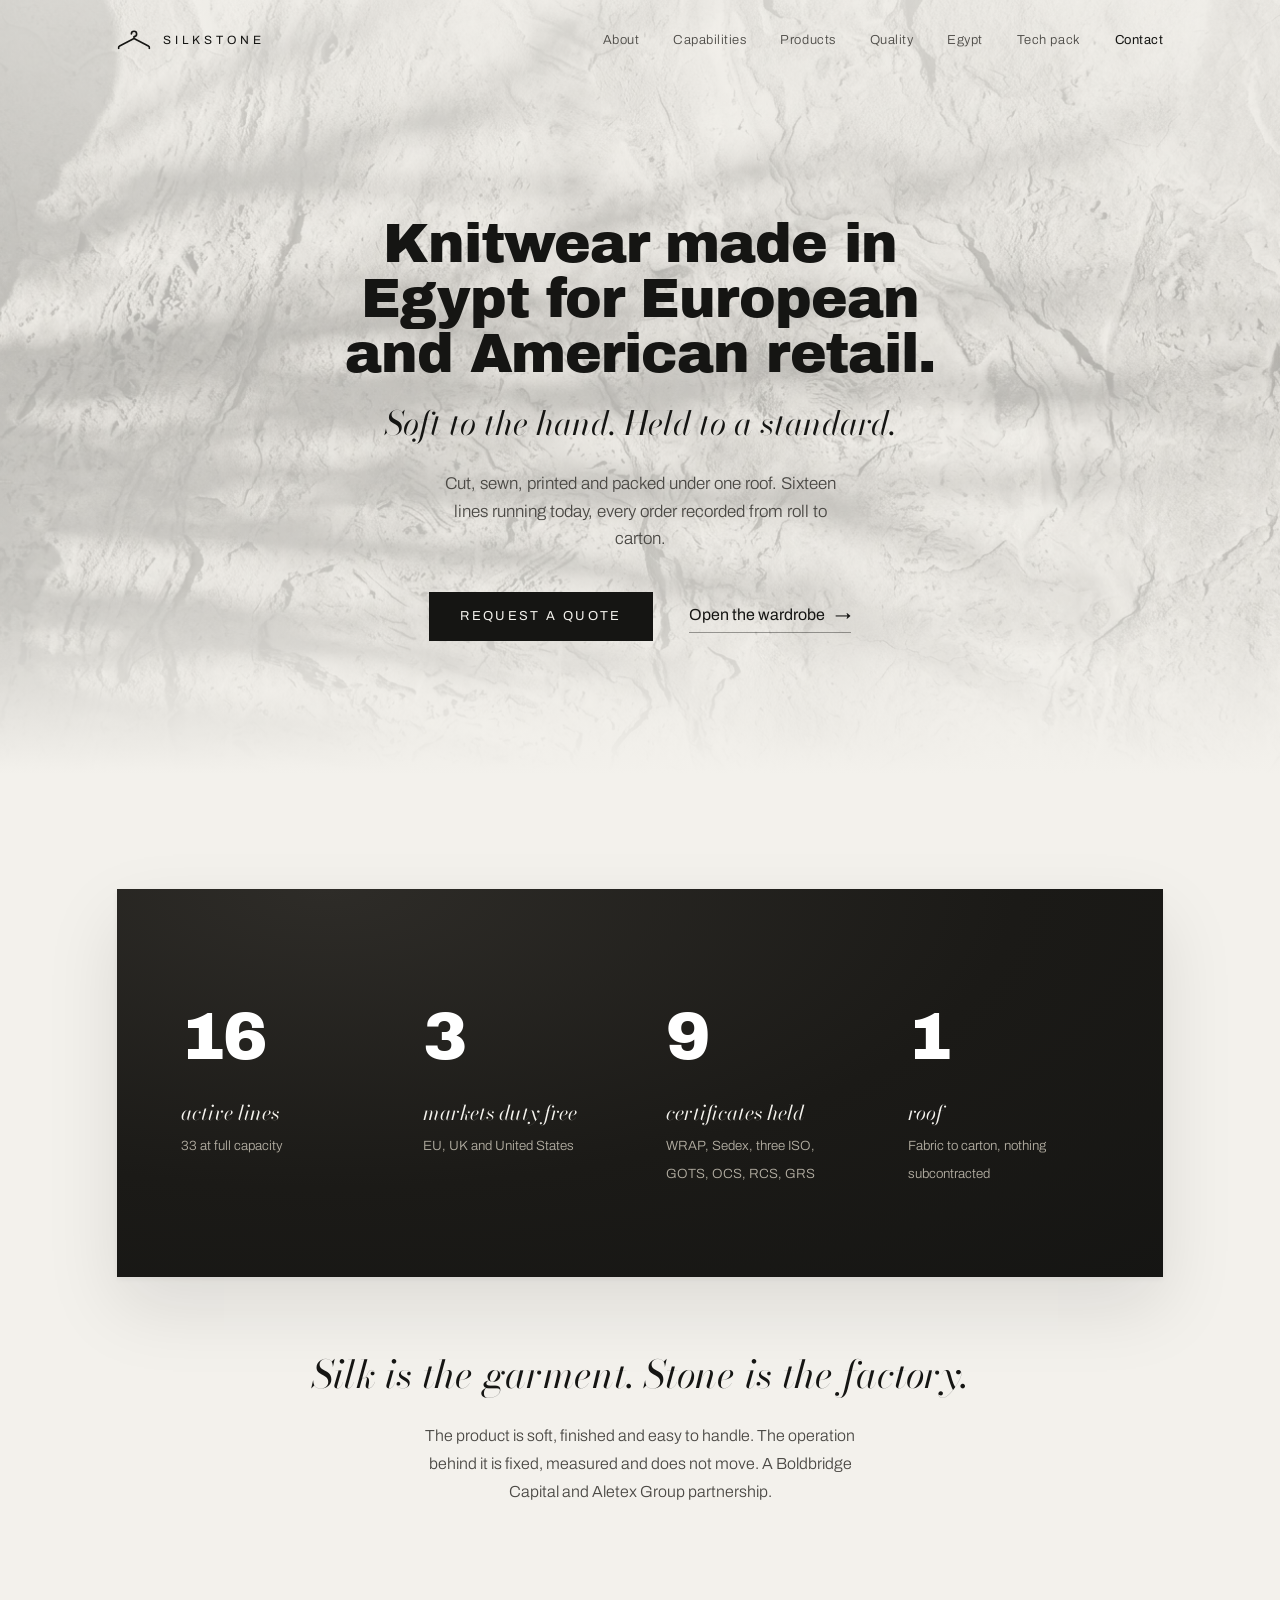
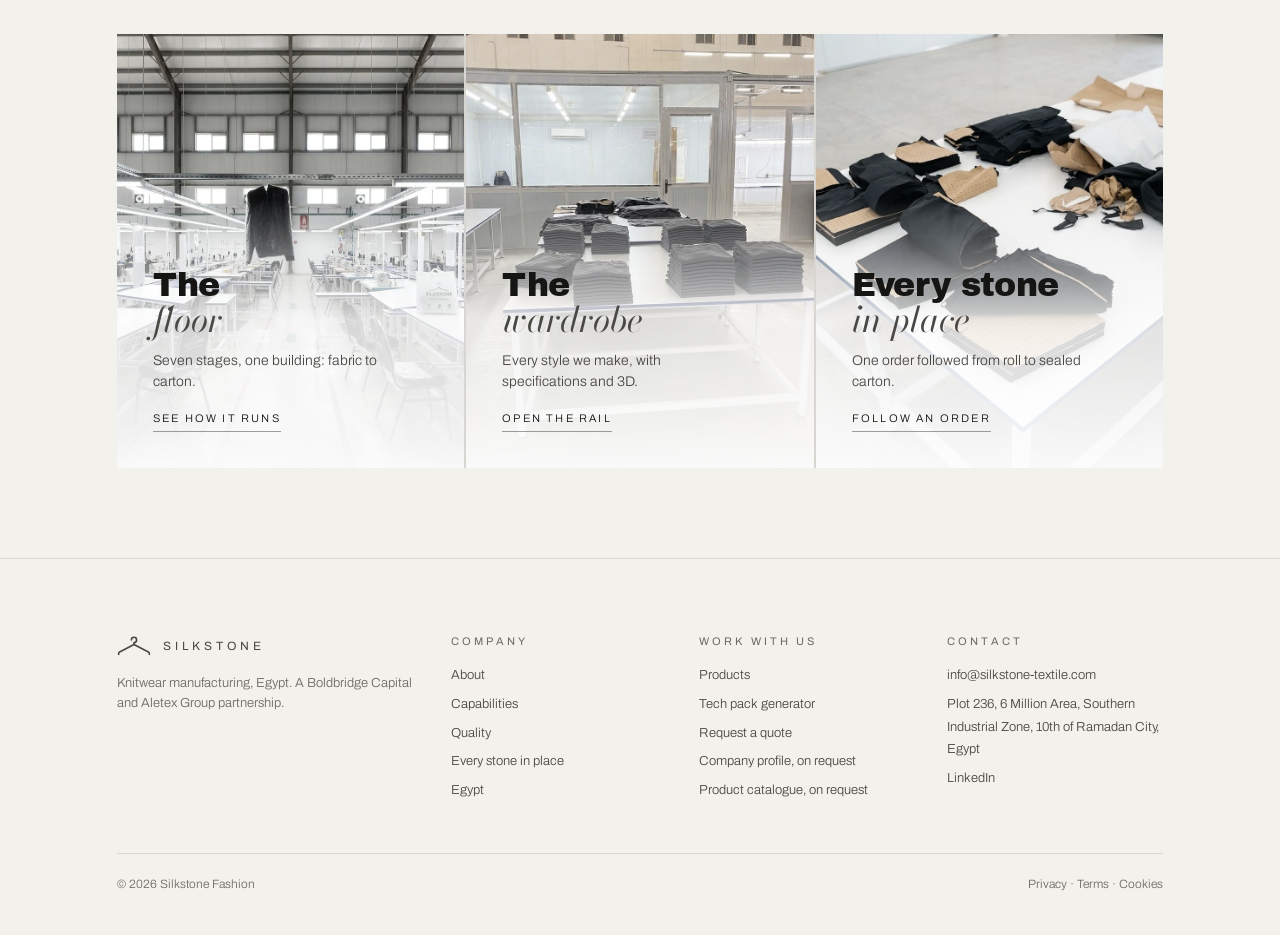
<file: index.html>
<!DOCTYPE html>
<html lang="en">
<head>
<meta charset="UTF-8">
<meta name="viewport" content="width=device-width, initial-scale=1.0">
<title>Silkstone Fashion · Knitwear manufacturing, Egypt</title>
<meta name="description" content="Silkstone Fashion makes knitwear in 10th of Ramadan City, Egypt, for European and American retail. 16 active lines, 33 at full capacity. WRAP, Sedex, ISO and GOTS certified. Cut, sewn, printed and packed under one roof.">
<link rel="canonical" href="https://silkstone-textile.com/">
<link rel="icon" href="assets/logos/favicon.svg" type="image/svg+xml">
<link rel="preconnect" href="https://fonts.googleapis.com">
<link rel="preconnect" href="https://fonts.gstatic.com" crossorigin>
<link href="https://fonts.googleapis.com/css2?family=Archivo+Black&family=Archivo:wght@300;400;500&family=Bodoni+Moda:ital,opsz,wght@1,6..96,400;1,6..96,500&display=swap" rel="stylesheet">
<link rel="stylesheet" href="assets/styles.css?v=23">
<link rel="preload" as="image" href="assets/img/limestone-2000.webp" type="image/webp">
<script type="application/ld+json">
{"@context":"https://schema.org","@type":"Organization","name":"Silkstone Fashion","alternateName":"Silkstone Textile","url":"https://silkstone-textile.com/","logo":"https://silkstone-textile.com/assets/logos/silkstone.svg","email":"info@silkstone-textile.com","description":"Knitwear garment manufacturer in Egypt. T-shirts, sweatshirts, hoodies and jersey basics for European and American retailers. WRAP, Sedex, ISO 9001, ISO 14001, ISO 45001, GOTS, OCS, RCS and GRS certified.","address":{"@type":"PostalAddress","streetAddress":"Plot No. 236, 6 Million Area, Southern Industrial Zone","addressLocality":"10th of Ramadan City","addressCountry":"EG"},"sameAs":["https://www.linkedin.com/company/silkstone-fashion/"],"knowsAbout":["knitwear manufacturing","garment manufacturing","cut and sew","T-shirts","sweatshirts","hoodies","Egypt apparel export"]}
</script>
</head>
<body>

<a class="skip" href="#main">Skip to content</a>
<header class="nav"><div class="wrap">
  <a class="brand" href="index.html" aria-label="Silkstone home"><svg viewBox="0 0 104 62" aria-hidden="true"><path d="M44 12 A8 8 0 1 1 52 20 L52 26 L96 49 Q100 51 99 56 M52 26 L8 49 Q4 51 5 56"/></svg>SILKSTONE</a>
  <nav class="nav-links"><a href="about.html">About</a><a href="capabilities.html">Capabilities</a><a href="products.html">Products</a><a href="quality.html">Quality</a><a href="egypt.html">Egypt</a><a href="techpack.html">Tech pack</a><a class="nav-cta" href="contact.html">Contact</a></nav>
  <button class="burger" aria-label="Menu" aria-expanded="false"><span></span><span></span><span></span></button>
</div></header>
<div class="menu"><a href="index.html">Home</a><a href="about.html">About</a><a href="capabilities.html">Capabilities</a><a href="products.html">Products</a><a href="quality.html">Quality</a><a href="traced-order.html">Every stone in place</a><a href="egypt.html">Egypt</a><a href="techpack.html">Tech pack generator</a><a href="contact.html">Contact</a></div>

<main id="main">
<section class="hero-stone"><div class="wrap">
  <h1>Knitwear made in Egypt for European and American retail.</h1>
  <span class="silk silk-line">Soft to the hand. Held to a standard.</span>
  <p class="lead">Cut, sewn, printed and packed under one roof. Sixteen lines running today, every order recorded from roll to carton.</p>
  <div class="hero-actions"><a class="btn solid" href="contact.html">Request a quote</a><a class="link arrow" href="products.html"><span>Open the wardrobe</span><i aria-hidden="true"><b>→</b><b>→</b></i></a></div>
</div></section>

<section class="slab-wrap"><div class="wrap">
  <div style="position:relative">
    <div class="slab rv">
      <div class="figs">
        <div><b class="pop" data-count="16">16</b><i>active lines</i><small>33 at full capacity</small></div>
        <div><b class="pop" data-count="3">3</b><i>markets duty free</i><small>EU, UK and United States</small></div>
        <div><b class="pop" data-count="9">9</b><i>certificates held</i><small>WRAP, Sedex, three ISO, GOTS, OCS, RCS, GRS</small></div>
        <div><b class="pop" data-count="1">1</b><i>roof</i><small>Fabric to carton, nothing subcontracted</small></div>
      </div>
    </div>
  </div>
  <div class="slab-line rv">
    <span class="silk">Silk is the garment. Stone is the factory.</span>
    <p>The product is soft, finished and easy to handle. The operation behind it is fixed, measured and does not move. A Boldbridge Capital and Aletex Group partnership.</p>
  </div>
</div></section>

<section class="tight" style="padding-top:0"><div class="wrap">
  <div class="doors rv">
    <a class="door has-img" href="capabilities.html"><img src="assets/img/photo-floor-sewing-1400.webp" srcset="assets/img/photo-floor-sewing-800.webp 800w, assets/img/photo-floor-sewing-1400.webp 1400w" sizes="(max-width:900px) 100vw, 33vw" alt="The sewing floor at Silkstone" width="922" height="1152" loading="lazy"><div class="t"><h2>The <em>floor</em></h2><p>Seven stages, one building: fabric to carton.</p><span class="go">See how it runs</span></div></a>
    <a class="door has-img" href="products.html"><img src="assets/img/photo-floor-folded-1400.webp" srcset="assets/img/photo-floor-folded-800.webp 800w, assets/img/photo-floor-folded-1400.webp 1400w" sizes="(max-width:900px) 100vw, 33vw" alt="Folded garments checked on the finishing tables" width="922" height="1152" loading="lazy"><div class="t"><h2>The <em>wardrobe</em></h2><p>Every style we make, with specifications and 3D.</p><span class="go">Open the rail</span></div></a>
    <a class="door has-img" href="traced-order.html"><img src="assets/img/photo-floor-bundles-1400.webp" srcset="assets/img/photo-floor-bundles-800.webp 800w, assets/img/photo-floor-bundles-1400.webp 1400w" sizes="(max-width:900px) 100vw, 33vw" alt="Cut bundles with their markers on the cutting table" width="922" height="1152" loading="lazy"><div class="t"><h2>Every stone <em>in place</em></h2><p>One order followed from roll to sealed carton.</p><span class="go">Follow an order</span></div></a>
  </div>
</div></section>
</main>

<footer><div class="wrap">
  <div class="cols">
    <div><div class="brand"><svg viewBox="0 0 104 62" aria-hidden="true"><path d="M44 12 A8 8 0 1 1 52 20 L52 26 L96 49 Q100 51 99 56 M52 26 L8 49 Q4 51 5 56"/></svg>SILKSTONE</div><p class="small" style="margin-top:16px">Knitwear manufacturing, Egypt. A Boldbridge Capital and Aletex Group partnership.</p></div>
    <div><h3>Company</h3><a href="about.html">About</a><a href="capabilities.html">Capabilities</a><a href="quality.html">Quality</a><a href="traced-order.html">Every stone in place</a><a href="egypt.html">Egypt</a></div>
    <div><h3>Work with us</h3><a href="products.html">Products</a><a href="techpack.html">Tech pack generator</a><a href="contact.html">Request a quote</a><a href="contact.html">Company profile, on request</a><a href="contact.html">Product catalogue, on request</a></div>
    <div><h3>Contact</h3><a href="mailto:info@silkstone-textile.com">info@silkstone-textile.com</a><a href="contact.html">Plot 236, 6 Million Area, Southern Industrial Zone, 10th of Ramadan City, Egypt</a><a href="https://www.linkedin.com/company/silkstone-fashion/" target="_blank" rel="noopener">LinkedIn</a></div>
  </div>
  <div class="bottom"><span>© 2026 Silkstone Fashion</span><span><a href="legal.html#privacy">Privacy</a> · <a href="legal.html#terms">Terms</a> · <a href="legal.html#cookies">Cookies</a></span></div>
</div></footer>

<script src="assets/site.js?v=22"></script>
</body>
</html>
</file>
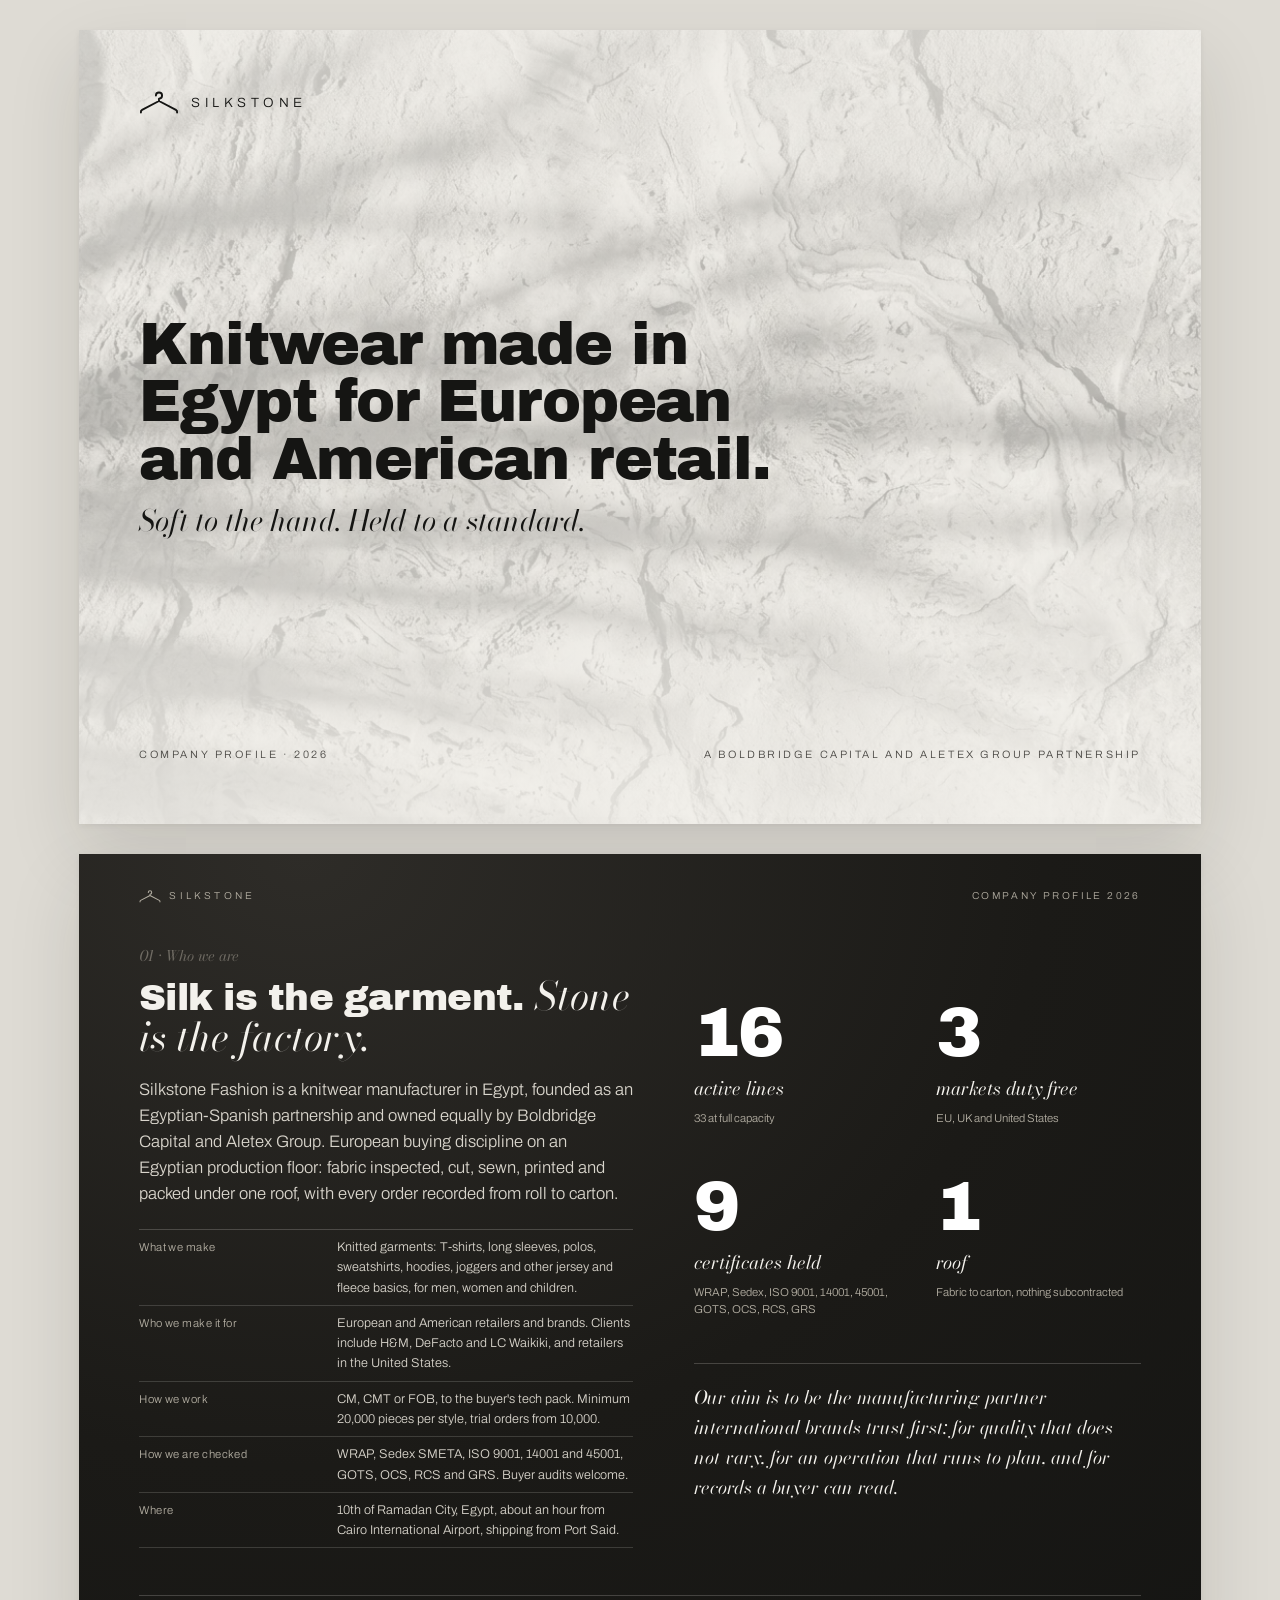
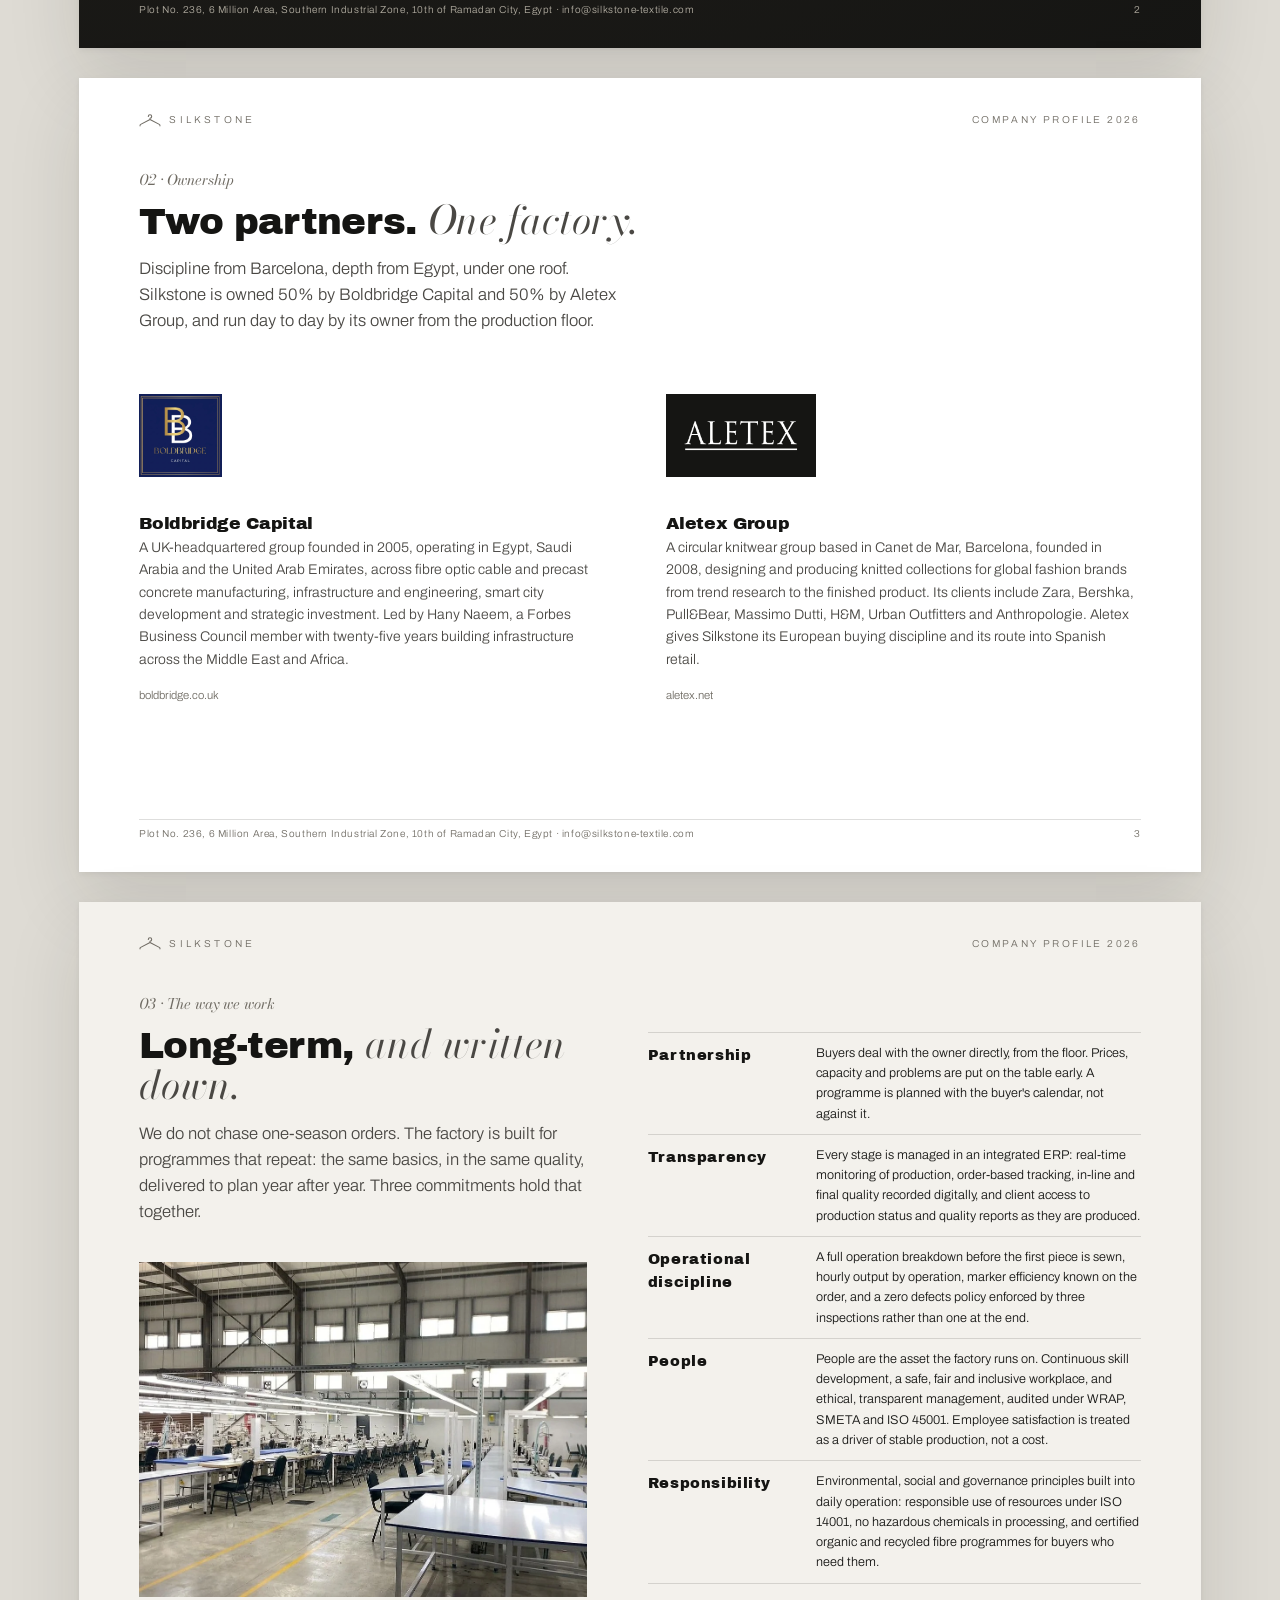
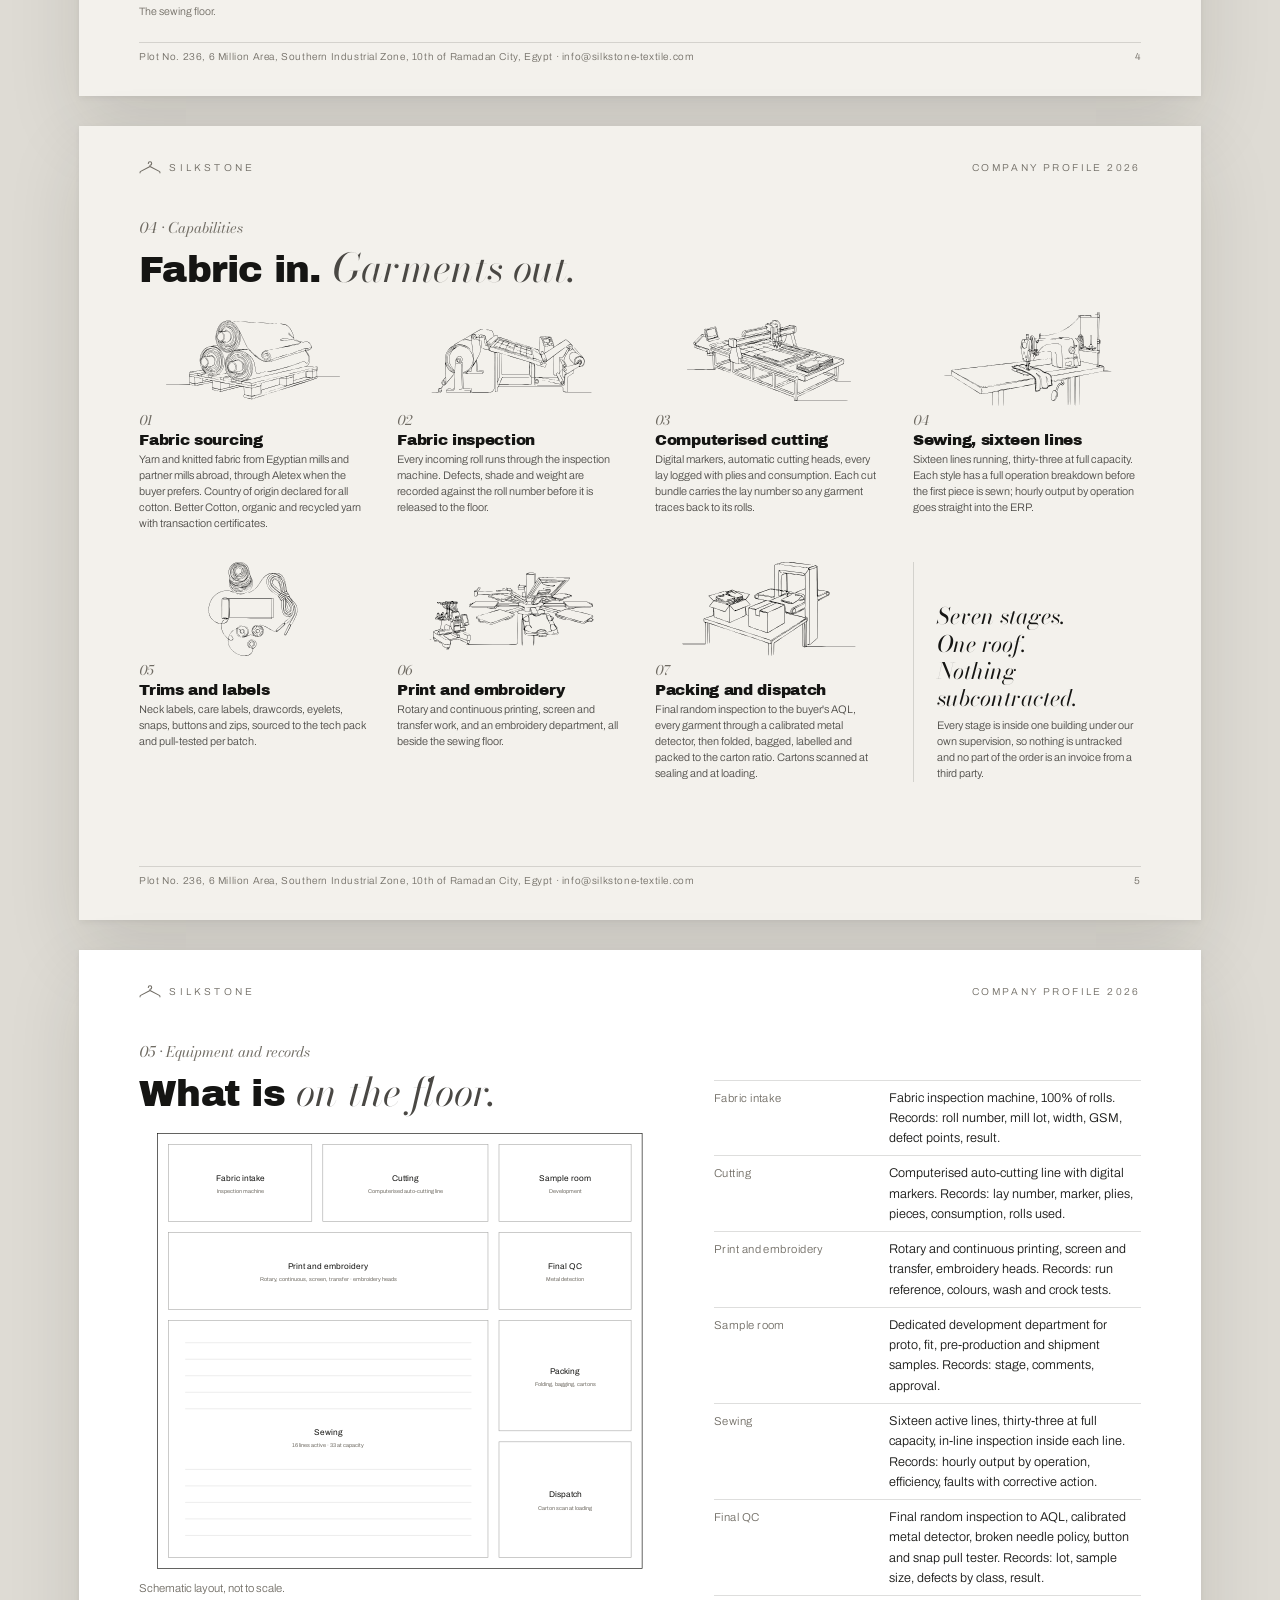
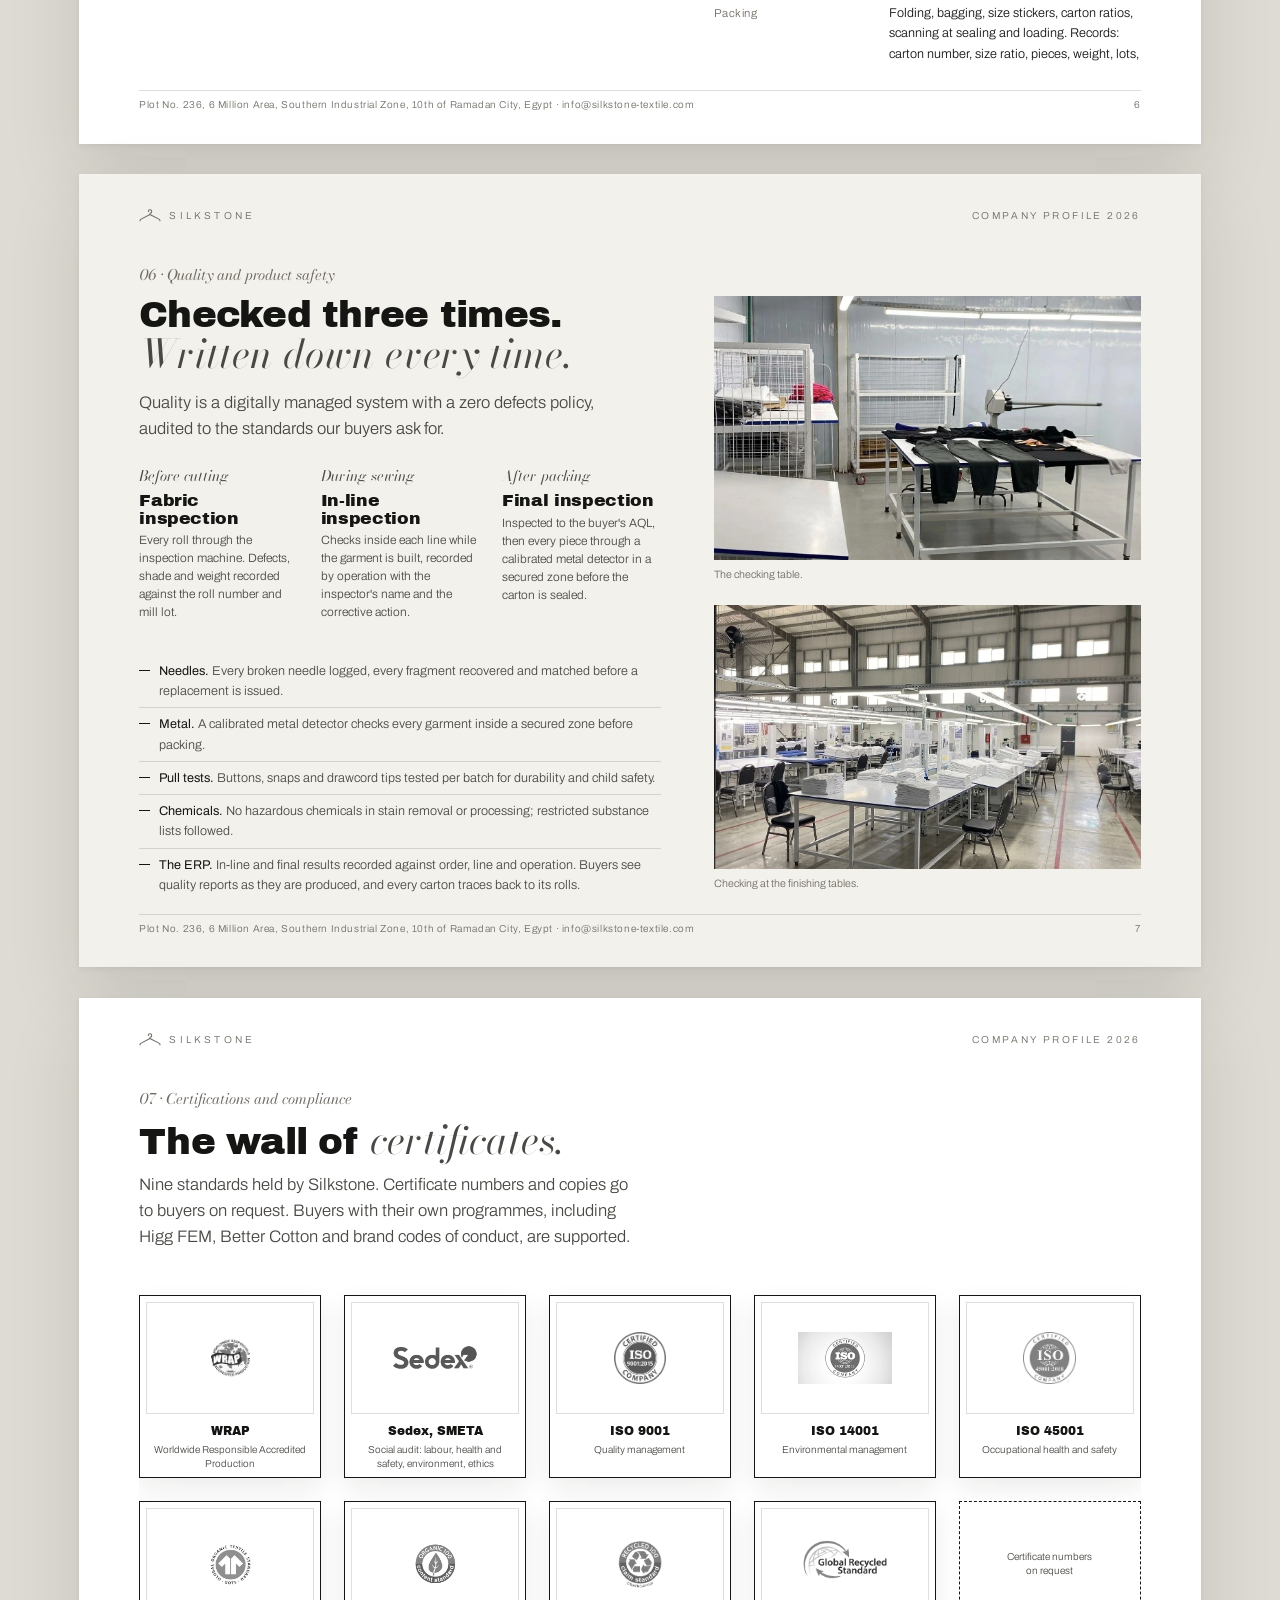
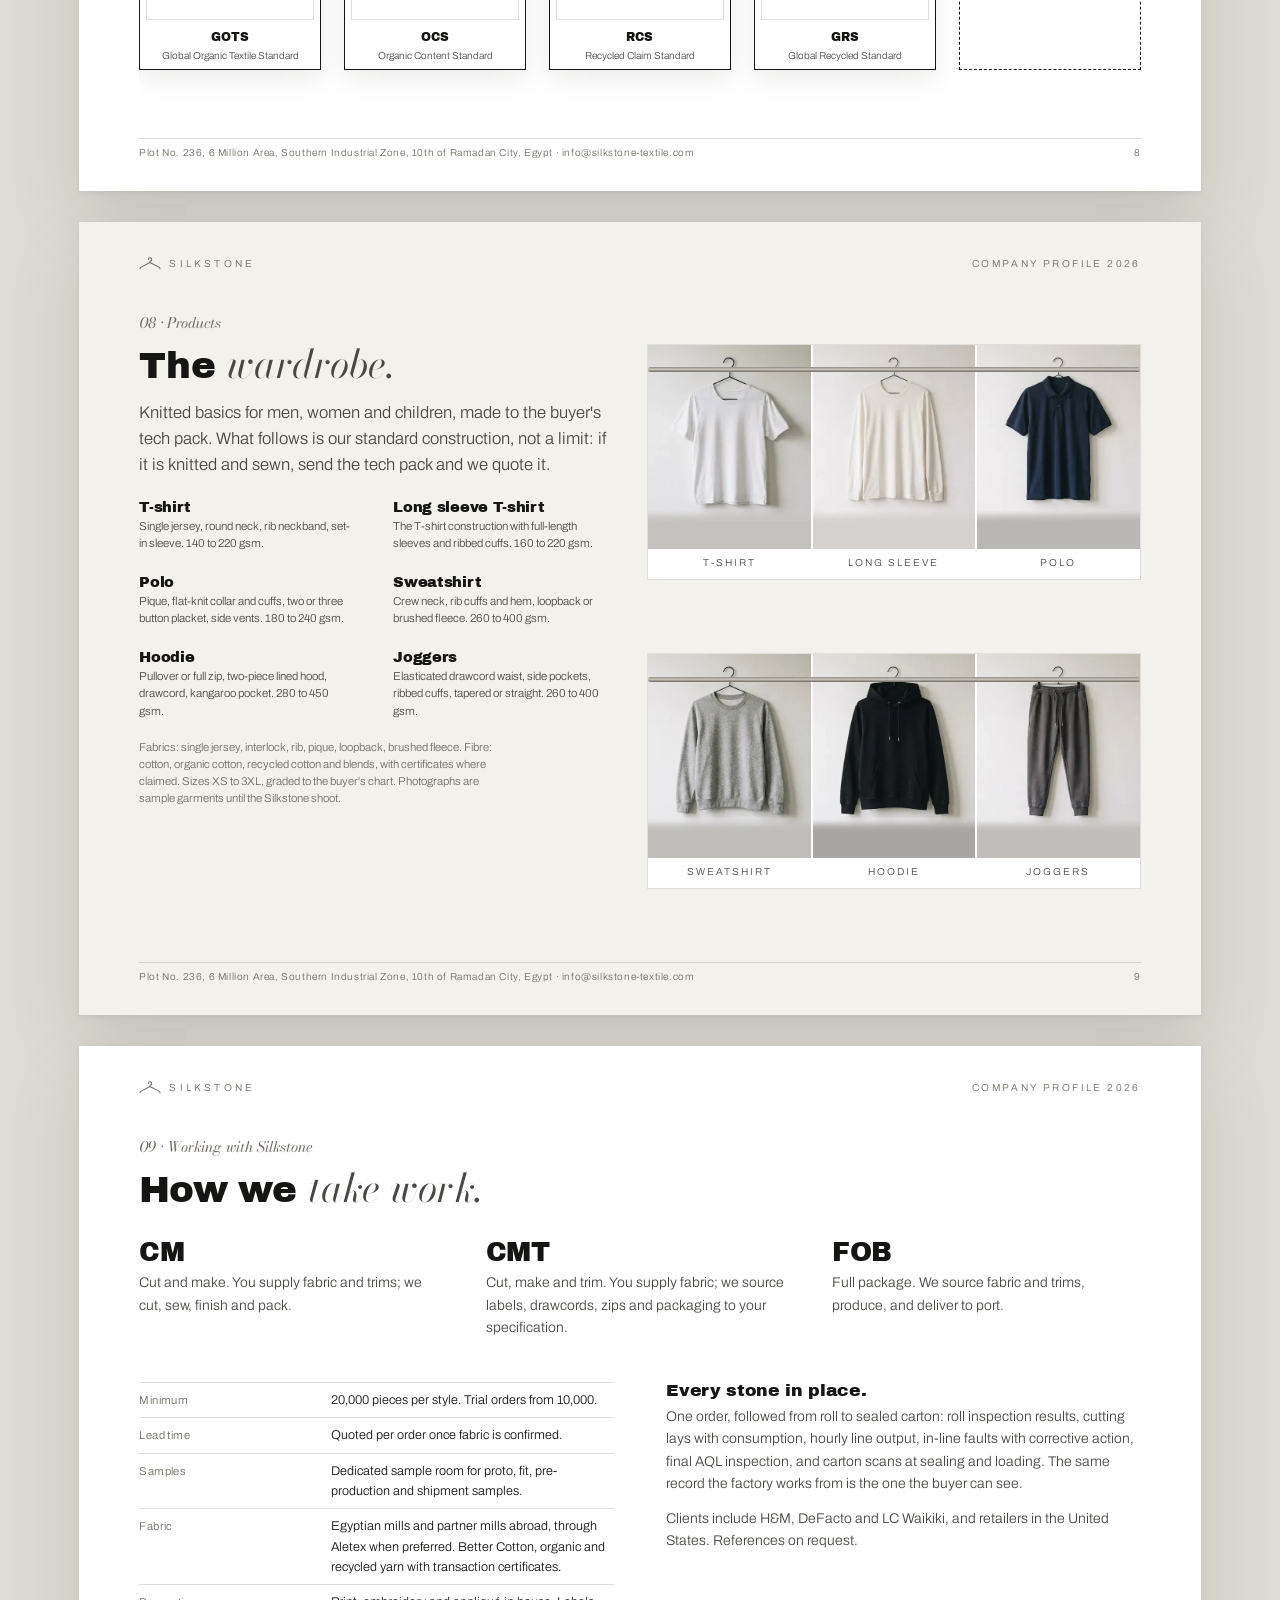
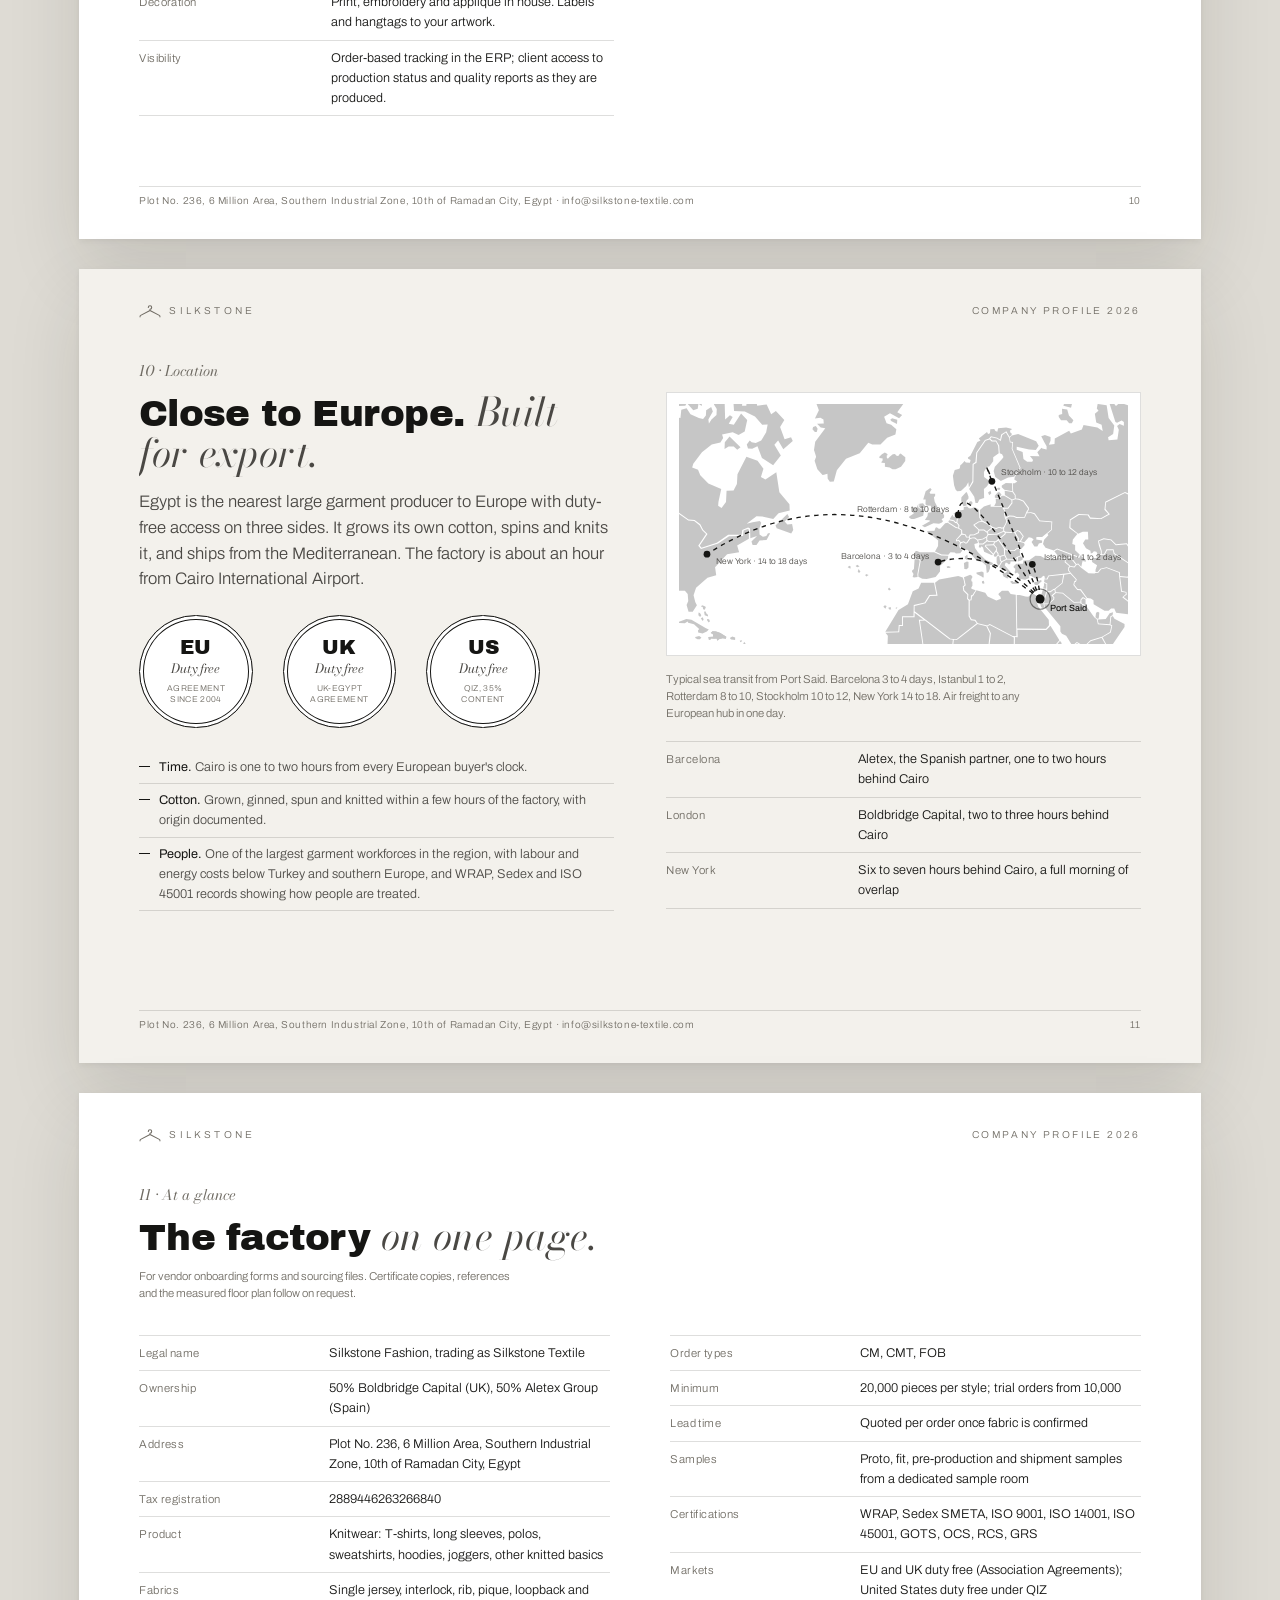
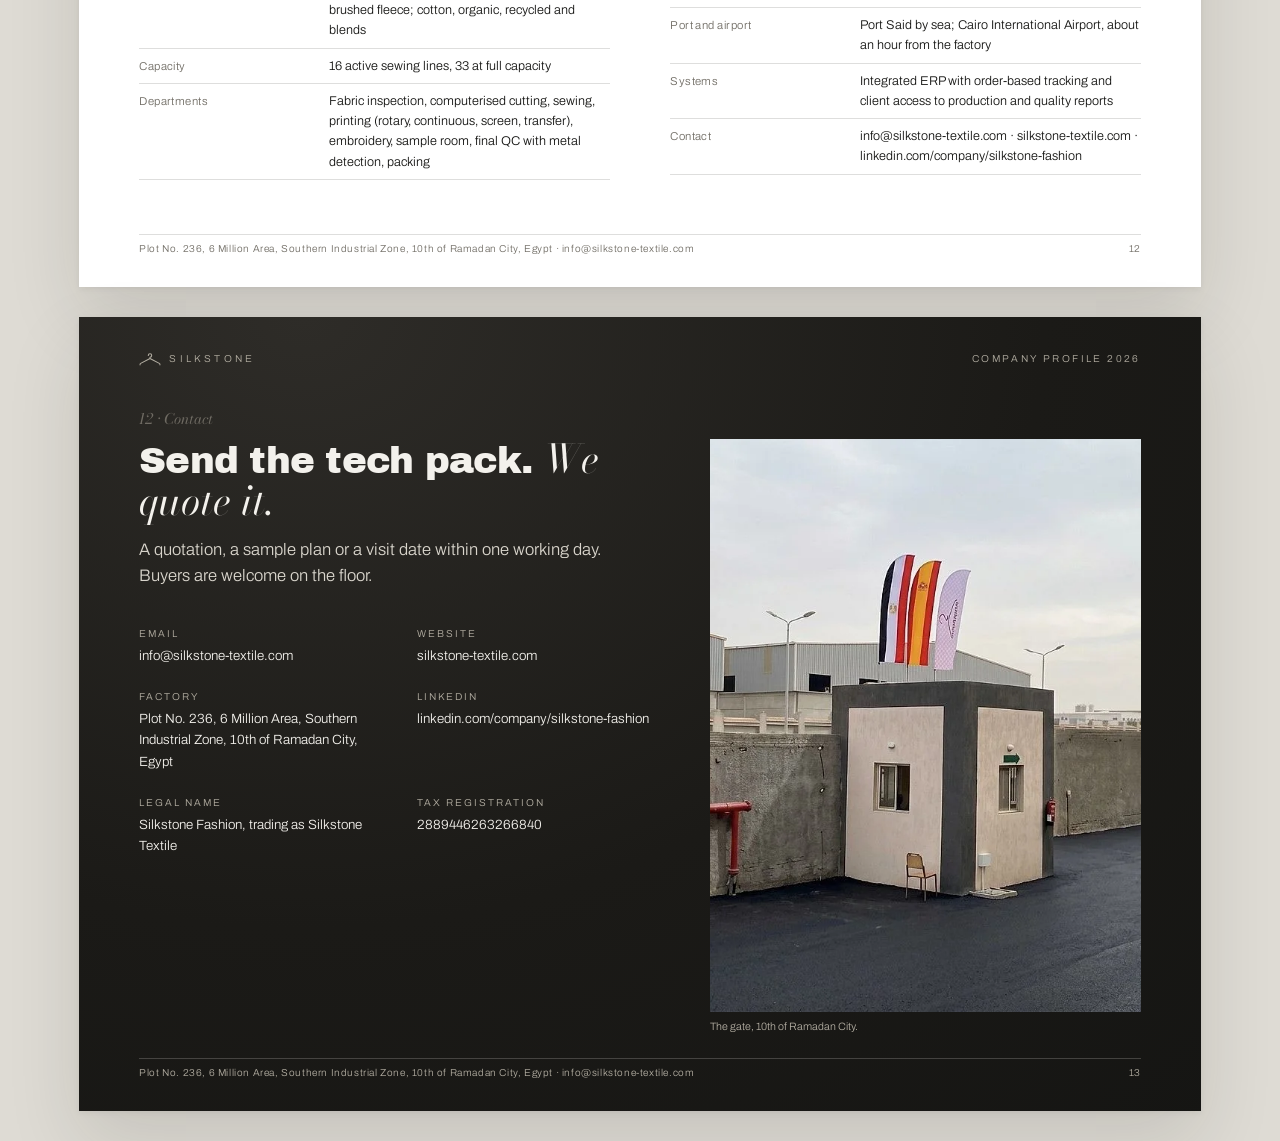
<file: profile/index.html>
<!DOCTYPE html>
<html lang="en">
<head>
<meta charset="UTF-8">
<meta name="viewport" content="width=device-width, initial-scale=1.0">
<title>Silkstone Fashion · Company profile 2026</title>
<meta name="robots" content="noindex">
<link rel="icon" href="../assets/logos/favicon.svg" type="image/svg+xml">
<link rel="preconnect" href="https://fonts.googleapis.com">
<link rel="preconnect" href="https://fonts.gstatic.com" crossorigin>
<link href="https://fonts.googleapis.com/css2?family=Archivo+Black&family=Archivo:wght@300;400;500&family=Bodoni+Moda:ital,opsz,wght@1,6..96,400;1,6..96,500&display=swap" rel="stylesheet">
<style>
:root{--white:#FFFFFF;--bone:#F3F1EC;--sand:#E9E3D8;--ash:#6F6B63;--graphite:#4A4844;--black:#151513;--line:rgba(21,21,19,.14);--line-strong:rgba(21,21,19,.4);
  --font:"Archivo",system-ui,sans-serif;--stone:"Archivo Black","Archivo",sans-serif;--silk:"Bodoni Moda","Didot",Georgia,serif;--m:16mm}
*{box-sizing:border-box}
html,body{margin:0;background:#dedbd4;color:var(--black);font-family:var(--font);font-weight:300;font-size:10.5pt;line-height:1.6;-webkit-font-smoothing:antialiased}
.page{width:297mm;height:210mm;position:relative;overflow:hidden;background:var(--bone);margin:8mm auto;page-break-after:always;break-after:page;padding:var(--m)}
.page.white{background:var(--white)}
.page.dark{background:radial-gradient(120% 140% at 20% 0%,#2E2C28 0%,#1B1A17 55%,#151513 100%);color:var(--bone)}
@media print{html,body{background:#fff}.page{margin:0;box-shadow:none}@page{size:A4 landscape;margin:0}}
@media screen{.page{box-shadow:0 30px 70px rgba(21,21,19,.12),0 2px 6px rgba(21,21,19,.06)}}
h1,h2,h3{font-family:var(--stone);font-weight:400;margin:0;letter-spacing:-.02em;line-height:1.02}
h1{font-size:46pt;line-height:.98}
h2{font-size:28pt}
h3{font-size:13pt}
em,.silk{font-family:var(--silk);font-style:italic;font-weight:400;font-variation-settings:"opsz" 72;letter-spacing:0;color:var(--graphite)}
h1 em,h2 em{font-size:1.06em}
.dark em,.dark .silk{color:var(--bone)}
p{margin:0 0 .9em;max-width:62ch}
.lead{font-size:12.5pt;line-height:1.55;color:var(--graphite);max-width:50ch}
.muted{color:var(--graphite)}
.small{font-size:8.5pt;color:var(--ash);line-height:1.5}
.label{font-size:7.5pt;letter-spacing:.3em;text-transform:uppercase;color:var(--ash);font-weight:400}
.dark .label,.dark .small{color:#B4AFA3}
.dark p{color:#D9D5CC}
/* running head and foot */
.head{position:absolute;left:var(--m);right:var(--m);top:9mm;display:flex;justify-content:space-between;align-items:center;font-size:7.5pt;letter-spacing:.24em;text-transform:uppercase;color:var(--ash)}
.head .brand{display:flex;align-items:center;gap:8px;letter-spacing:.34em}
.head .brand svg{width:22px;height:auto;overflow:visible}
.head .brand svg path{fill:none;stroke:currentColor;stroke-width:5;stroke-linecap:round;stroke-linejoin:round}
.dark .head{color:#B4AFA3}
.foot{position:absolute;left:var(--m);right:var(--m);bottom:8mm;display:flex;justify-content:space-between;font-size:7.5pt;letter-spacing:.06em;color:var(--ash);border-top:1px solid var(--line);padding-top:6px}
.dark .foot{color:#B4AFA3;border-color:rgba(243,241,236,.2)}
.n{font-family:var(--silk);font-style:italic;font-size:11pt;color:var(--ash);display:block;margin-bottom:8px}
.body{position:absolute;left:var(--m);right:var(--m);top:24mm;bottom:20mm;overflow:hidden;display:flex;flex-direction:column}
.body>.two,.body>.contact-grid,.body>.wardrobe,.body>.stages{flex:1;height:auto;min-height:0}
.two>*{min-height:0;min-width:0}
/* grids */
.two{display:grid;grid-template-columns:1fr 1fr;gap:14mm;height:100%}
.two.narrow{grid-template-columns:1.1fr .9fr}
.three{display:grid;grid-template-columns:repeat(3,1fr);gap:10mm}
.four{display:grid;grid-template-columns:repeat(4,1fr);gap:8mm}
.fig{margin:0;height:100%;display:flex;flex-direction:column}
.fig img{width:100%;flex:1;min-height:0;object-fit:cover;display:block}
.fig figcaption{font-size:8pt;color:var(--ash);margin-top:6px}
.blank{display:grid;place-items:center;text-align:center;color:var(--ash);font-size:8.5pt;letter-spacing:.04em;line-height:1.6;background:var(--white);border:1px solid var(--line);background-image:repeating-linear-gradient(135deg,transparent 0 22px,rgba(21,21,19,.035) 22px 23px)}
.rows{border-top:1px solid var(--line)}
.row{display:grid;grid-template-columns:34% 1fr;gap:8mm;padding:7px 0;border-bottom:1px solid var(--line);font-size:9.5pt}
.row .k{color:var(--ash);font-size:8.5pt;letter-spacing:.04em;padding-top:1px}
.rows.dk{border-color:rgba(243,241,236,.2)}.rows.dk .row{border-color:rgba(243,241,236,.16);color:#D9D5CC}.rows.dk .row .k{color:#B4AFA3}
.dash{list-style:none;padding:0;margin:0}
.dash li{position:relative;padding:6px 0 6px 20px;border-bottom:1px solid var(--line);color:var(--graphite);font-size:9.5pt}
.dash li::before{content:"";position:absolute;left:0;top:15px;width:11px;height:1px;background:var(--black)}
.dash li b{color:var(--black);font-weight:400}
/* cover */
.cover{background:var(--bone) url(../assets/img/limestone-2000.webp) center/cover no-repeat}
.cover::before{content:"";position:absolute;inset:0;background:linear-gradient(180deg,rgba(243,241,236,.82),rgba(243,241,236,.7) 50%,rgba(243,241,236,.92))}
.cover .in{position:relative;height:100%;display:flex;flex-direction:column;justify-content:space-between}
.cover .brand{display:flex;align-items:center;gap:12px;font-size:10pt;letter-spacing:.34em}
.cover .brand svg{width:40px;overflow:visible}
.cover .brand svg path{fill:none;stroke:currentColor;stroke-width:5;stroke-linecap:round;stroke-linejoin:round}
.cover h1{max-width:18ch;font-size:44pt}
.cover .silk{display:block;font-size:22pt;margin-top:10px;color:var(--black)}
.cover .meta{display:flex;justify-content:space-between;align-items:flex-end;font-size:8pt;letter-spacing:.24em;text-transform:uppercase;color:var(--graphite)}
/* figures slab */
.figs{display:grid;grid-template-columns:repeat(4,1fr);gap:10mm;align-items:start}
.figs b{display:block;font-family:var(--stone);font-weight:400;font-size:52pt;line-height:1;color:var(--white);letter-spacing:-.03em}
.figs i{display:block;font-family:var(--silk);font-size:14pt;color:var(--bone);margin-top:6px}
.figs small{display:block;color:#B4AFA3;font-size:8.5pt;margin-top:6px;line-height:1.5}
/* partners */
.partner .plogo{height:26mm;display:flex;align-items:center;margin-bottom:8mm}
.partner .plogo img{height:22mm;width:auto}
.partner .plogo .darkbox{background:var(--black);height:22mm;display:flex;align-items:center;padding:0 18px}
.partner .plogo .darkbox img{height:auto;width:30mm}
/* stages */
.stages{display:grid;grid-template-columns:repeat(4,1fr);gap:8mm 8mm;height:100%;align-content:start}
.stage img{width:100%;height:25mm;object-fit:contain;display:block;margin-bottom:4px}
.stage h3{font-size:11.5pt;margin-bottom:4px}
.stage p{font-size:8.2pt;color:var(--graphite);line-height:1.45;margin:0}
.stage .num{font-family:var(--silk);font-style:italic;color:var(--ash);font-size:10pt}
.stage.closing{display:flex;flex-direction:column;justify-content:flex-end;border-left:1px solid var(--line);padding-left:6mm}
/* plan */
.plan{width:100%;height:auto;max-height:118mm;display:block}
.plan .shell{fill:none;stroke:var(--black);stroke-width:1.2}
.plan rect.r{fill:var(--white);stroke:var(--line-strong);stroke-width:1}
.plan text{font-size:15px;fill:var(--black);text-anchor:middle;font-family:var(--font);font-weight:400}
.plan text.sub{font-size:10px;fill:var(--ash)}
.plan .lines line{stroke:var(--line);stroke-width:1}
/* certificates */
.frames{display:grid;grid-template-columns:repeat(5,1fr);gap:6mm}
.frame{background:var(--white);border:1px solid var(--black);padding:6px;text-align:center;box-shadow:0 10px 24px rgba(21,21,19,.08)}
.frame .mat{border:1px solid var(--line);aspect-ratio:3/2;display:grid;place-items:center;padding:10px}
.frame .mat img{max-height:14mm;max-width:70%;filter:grayscale(1);opacity:.85}
.frame b{display:block;font-family:var(--stone);font-weight:400;font-size:9pt;margin:8px 0 2px}
.frame span{display:block;font-size:7.5pt;color:var(--graphite);line-height:1.4;padding:0 4px}
/* wardrobe */
.rail{position:relative;background:var(--white);border:1px solid var(--line);padding:0;align-self:start}
.rail .steel{position:absolute;left:0;right:0;top:6mm;height:5px;background:linear-gradient(180deg,#8f8b84,#c9c5bd 45%,#6f6b63);border-radius:3px;z-index:2}
.rail .strip{display:grid;grid-template-columns:repeat(3,1fr);gap:2px}
.wardrobe{display:grid;grid-template-columns:1fr 1.05fr;grid-template-rows:1fr 1fr;gap:6mm 10mm;height:100%}
.wardrobe>div:first-child{grid-row:1/span 2}
.rail .strip div{text-align:center;font-size:7.5pt;letter-spacing:.2em;text-transform:uppercase;color:var(--graphite);padding-bottom:8px}
.rail .strip img{width:100%;height:54mm;object-fit:cover;object-position:50% 20%;display:block;margin-bottom:6px}
.specs{display:grid;grid-template-columns:repeat(3,1fr);gap:6mm 10mm;margin-top:8mm}
.spec h3{font-size:11pt;margin-bottom:3px}
.spec p{font-size:8.6pt;color:var(--graphite);line-height:1.5;margin:0}
/* map */
.routemap{position:relative;background:var(--white);border:1px solid var(--line);padding:3mm;height:70mm}
.routemap .crop{position:relative;overflow:hidden;height:100%}
.routemap .inner{position:absolute;width:237%;left:-55%;top:-34%}
.routemap .inner img{width:100%;opacity:.22;filter:grayscale(1);display:block}
.routes{position:absolute;inset:0;width:100%;height:100%}
.routes path{fill:none;stroke:var(--black);stroke-width:1.2;stroke-dasharray:4 4}
.routes circle{fill:var(--black)}
.routes text{font-size:7.5px;fill:var(--graphite);font-family:var(--font)}
.routes .home text{font-size:8px;fill:var(--black);font-weight:500}
.routes .home .ring{fill:none;stroke:var(--black);stroke-width:1;opacity:.5}
.stamps{display:flex;gap:8mm;margin-top:6mm}
.stamp{width:30mm;aspect-ratio:1;border:1px solid var(--black);border-radius:50%;display:grid;place-content:center;text-align:center;padding:8px;box-shadow:inset 0 0 0 3px var(--white),inset 0 0 0 4px var(--black);background:var(--white)}
.stamp b{font-family:var(--stone);font-weight:400;font-size:15pt;display:block;line-height:1}
.stamp span{display:block;font-family:var(--silk);font-style:italic;font-size:9.5pt;color:var(--graphite);margin-top:2px}
.stamp small{display:block;font-size:6.3pt;letter-spacing:.04em;text-transform:uppercase;color:var(--ash);margin-top:4px;line-height:1.3;max-width:22mm;margin-left:auto;margin-right:auto}
/* contact */
.contact-grid{display:grid;grid-template-columns:1.2fr 1fr;gap:14mm;height:100%}
.facts{display:grid;grid-template-columns:1fr 1fr;gap:6mm 10mm;margin:0}
.facts dt{font-size:7.5pt;letter-spacing:.2em;text-transform:uppercase;color:var(--ash);margin-bottom:3px}
.facts dd{margin:0;font-size:10pt}
.dark .facts dt{color:#B4AFA3}
.dark .facts dd{color:var(--bone)}
</style>
</head>
<body>

<!-- 1 · Cover -->
<section class="page cover">
  <div class="in">
    <div class="brand"><svg viewBox="0 0 104 62" aria-hidden="true"><path d="M44 12 A8 8 0 1 1 52 20 L52 26 L96 49 Q100 51 99 56 M52 26 L8 49 Q4 51 5 56"/></svg>SILKSTONE</div>
    <div>
      <h1>Knitwear made in Egypt for European and American retail.</h1>
      <span class="silk">Soft to the hand. Held to a standard.</span>
    </div>
    <div class="meta"><span>Company profile · 2026</span><span>A Boldbridge Capital and Aletex Group partnership</span></div>
  </div>
</section>

<!-- 2 · Who we are -->
<section class="page dark">
  <div class="head"><span class="brand"><svg viewBox="0 0 104 62" aria-hidden="true"><path d="M44 12 A8 8 0 1 1 52 20 L52 26 L96 49 Q100 51 99 56 M52 26 L8 49 Q4 51 5 56"/></svg>SILKSTONE</span><span>Company profile 2026</span></div>
  <div class="body">
    <span class="n">01 · Who we are</span>
    <div class="two" style="grid-template-columns:1.05fr .95fr;gap:16mm;height:auto">
      <div>
        <h2>Silk is the garment. <em>Stone is the factory.</em></h2>
        <p class="lead" style="color:#D9D5CC;margin-top:5mm">Silkstone Fashion is a knitwear manufacturer in Egypt, founded as an Egyptian-Spanish partnership and owned equally by Boldbridge Capital and Aletex Group. European buying discipline on an Egyptian production floor: fabric inspected, cut, sewn, printed and packed under one roof, with every order recorded from roll to carton.</p>
        <div class="rows dk" style="margin-top:6mm">
          <div class="row"><div class="k">What we make</div><div>Knitted garments: T-shirts, long sleeves, polos, sweatshirts, hoodies, joggers and other jersey and fleece basics, for men, women and children.</div></div>
          <div class="row"><div class="k">Who we make it for</div><div>European and American retailers and brands. Clients include H&amp;M, DeFacto and LC Waikiki, and retailers in the United States.</div></div>
          <div class="row"><div class="k">How we work</div><div>CM, CMT or FOB, to the buyer's tech pack. Minimum 20,000 pieces per style, trial orders from 10,000.</div></div>
          <div class="row"><div class="k">How we are checked</div><div>WRAP, Sedex SMETA, ISO 9001, 14001 and 45001, GOTS, OCS, RCS and GRS. Buyer audits welcome.</div></div>
          <div class="row"><div class="k">Where</div><div>10th of Ramadan City, Egypt, about an hour from Cairo International Airport, shipping from Port Said.</div></div>
        </div>
      </div>
      <div class="figs" style="grid-template-columns:1fr 1fr;gap:12mm 10mm;align-content:start;padding-top:6mm">
        <div><b>16</b><i>active lines</i><small>33 at full capacity</small></div>
        <div><b>3</b><i>markets duty free</i><small>EU, UK and United States</small></div>
        <div><b>9</b><i>certificates held</i><small>WRAP, Sedex, ISO 9001, 14001, 45001, GOTS, OCS, RCS, GRS</small></div>
        <div><b>1</b><i>roof</i><small>Fabric to carton, nothing subcontracted</small></div>
        <div style="grid-column:1/-1;border-top:1px solid rgba(243,241,236,.2);padding-top:5mm"><span class="silk" style="font-size:14pt;color:var(--bone)">Our aim is to be the manufacturing partner international brands trust first: for quality that does not vary, for an operation that runs to plan, and for records a buyer can read.</span></div>
      </div>
    </div>
  </div>
  <div class="foot"><span>Plot No. 236, 6 Million Area, Southern Industrial Zone, 10th of Ramadan City, Egypt · info@silkstone-textile.com</span><span>2</span></div>
</section>

<!-- 3 · Two partners -->
<section class="page white">
  <div class="head"><span class="brand"><svg viewBox="0 0 104 62" aria-hidden="true"><path d="M44 12 A8 8 0 1 1 52 20 L52 26 L96 49 Q100 51 99 56 M52 26 L8 49 Q4 51 5 56"/></svg>SILKSTONE</span><span>Company profile 2026</span></div>
  <div class="body">
    <span class="n">02 · Ownership</span>
    <h2>Two partners. <em>One factory.</em></h2>
    <p class="lead" style="margin-top:4mm">Discipline from Barcelona, depth from Egypt, under one roof. Silkstone is owned 50% by Boldbridge Capital and 50% by Aletex Group, and run day to day by its owner from the production floor.</p>
    <div class="two" style="height:auto;margin-top:10mm">
      <article class="partner">
        <div class="plogo"><img src="../assets/logos/boldbridge.jpg" alt="Boldbridge Capital"></div>
        <h3>Boldbridge Capital</h3>
        <p class="muted" style="margin-top:4px">A UK-headquartered group founded in 2005, operating in Egypt, Saudi Arabia and the United Arab Emirates, across fibre optic cable and precast concrete manufacturing, infrastructure and engineering, smart city development and strategic investment. Led by Hany Naeem, a Forbes Business Council member with twenty-five years building infrastructure across the Middle East and Africa.</p>
        <span class="small">boldbridge.co.uk</span>
      </article>
      <article class="partner">
        <div class="plogo"><span class="darkbox"><img src="../assets/logos/aletex-white.png" alt="Aletex Group"></span></div>
        <h3>Aletex Group</h3>
        <p class="muted" style="margin-top:4px">A circular knitwear group based in Canet de Mar, Barcelona, founded in 2008, designing and producing knitted collections for global fashion brands from trend research to the finished product. Its clients include Zara, Bershka, Pull&amp;Bear, Massimo Dutti, H&amp;M, Urban Outfitters and Anthropologie. Aletex gives Silkstone its European buying discipline and its route into Spanish retail.</p>
        <span class="small">aletex.net</span>
      </article>
    </div>
  </div>
  <div class="foot"><span>Plot No. 236, 6 Million Area, Southern Industrial Zone, 10th of Ramadan City, Egypt · info@silkstone-textile.com</span><span>3</span></div>
</section>

<!-- 3b · The way we work -->
<section class="page">
  <div class="head"><span class="brand"><svg viewBox="0 0 104 62" aria-hidden="true"><path d="M44 12 A8 8 0 1 1 52 20 L52 26 L96 49 Q100 51 99 56 M52 26 L8 49 Q4 51 5 56"/></svg>SILKSTONE</span><span>Company profile 2026</span></div>
  <div class="body">
    <span class="n">03 · The way we work</span>
    <div class="two" style="grid-template-columns:1fr 1.1fr;gap:16mm">
      <div style="display:flex;flex-direction:column;min-height:0">
        <h2>Long-term, <em>and written down.</em></h2>
        <p class="lead" style="margin-top:4mm">We do not chase one-season orders. The factory is built for programmes that repeat: the same basics, in the same quality, delivered to plan year after year. Three commitments hold that together.</p>
        <figure class="fig" style="flex:1;min-height:0;margin-top:6mm"><img src="../assets/img/photo-floor-lines-1400.webp" alt="Sewing lines" style="height:100%"><figcaption>The sewing floor.</figcaption></figure>
      </div>
      <div>
        <div class="rows" style="margin-top:2mm">
          <div class="row" style="grid-template-columns:28% 1fr;padding:10px 0"><div class="k" style="font-family:var(--stone);color:var(--black);font-size:11pt">Partnership</div><div>Buyers deal with the owner directly, from the floor. Prices, capacity and problems are put on the table early. A programme is planned with the buyer's calendar, not against it.</div></div>
          <div class="row" style="grid-template-columns:28% 1fr;padding:10px 0"><div class="k" style="font-family:var(--stone);color:var(--black);font-size:11pt">Transparency</div><div>Every stage is managed in an integrated ERP: real-time monitoring of production, order-based tracking, in-line and final quality recorded digitally, and client access to production status and quality reports as they are produced.</div></div>
          <div class="row" style="grid-template-columns:28% 1fr;padding:10px 0"><div class="k" style="font-family:var(--stone);color:var(--black);font-size:11pt">Operational discipline</div><div>A full operation breakdown before the first piece is sewn, hourly output by operation, marker efficiency known on the order, and a zero defects policy enforced by three inspections rather than one at the end.</div></div>
          <div class="row" style="grid-template-columns:28% 1fr;padding:10px 0"><div class="k" style="font-family:var(--stone);color:var(--black);font-size:11pt">People</div><div>People are the asset the factory runs on. Continuous skill development, a safe, fair and inclusive workplace, and ethical, transparent management, audited under WRAP, SMETA and ISO 45001. Employee satisfaction is treated as a driver of stable production, not a cost.</div></div>
          <div class="row" style="grid-template-columns:28% 1fr;padding:10px 0"><div class="k" style="font-family:var(--stone);color:var(--black);font-size:11pt">Responsibility</div><div>Environmental, social and governance principles built into daily operation: responsible use of resources under ISO 14001, no hazardous chemicals in processing, and certified organic and recycled fibre programmes for buyers who need them.</div></div>
        </div>
      </div>
    </div>
  </div>
  <div class="foot"><span>Plot No. 236, 6 Million Area, Southern Industrial Zone, 10th of Ramadan City, Egypt · info@silkstone-textile.com</span><span>4</span></div>
</section>

<!-- 4 · The floor: seven stages -->
<section class="page">
  <div class="head"><span class="brand"><svg viewBox="0 0 104 62" aria-hidden="true"><path d="M44 12 A8 8 0 1 1 52 20 L52 26 L96 49 Q100 51 99 56 M52 26 L8 49 Q4 51 5 56"/></svg>SILKSTONE</span><span>Company profile 2026</span></div>
  <div class="body">
    <span class="n">04 · Capabilities</span>
    <h2 style="margin-bottom:6mm">Fabric in. <em>Garments out.</em></h2>
    <div class="stages">
      <div class="stage"><img src="../assets/draw/rolls.svg" alt=""><span class="num">01</span><h3>Fabric sourcing</h3><p>Yarn and knitted fabric from Egyptian mills and partner mills abroad, through Aletex when the buyer prefers. Country of origin declared for all cotton. Better Cotton, organic and recycled yarn with transaction certificates.</p></div>
      <div class="stage"><img src="../assets/draw/inspection.svg" alt=""><span class="num">02</span><h3>Fabric inspection</h3><p>Every incoming roll runs through the inspection machine. Defects, shade and weight are recorded against the roll number before it is released to the floor.</p></div>
      <div class="stage"><img src="../assets/draw/cutting.svg" alt=""><span class="num">03</span><h3>Computerised cutting</h3><p>Digital markers, automatic cutting heads, every lay logged with plies and consumption. Each cut bundle carries the lay number so any garment traces back to its rolls.</p></div>
      <div class="stage"><img src="../assets/draw/sewing.svg" alt=""><span class="num">04</span><h3>Sewing, sixteen lines</h3><p>Sixteen lines running, thirty-three at full capacity. Each style has a full operation breakdown before the first piece is sewn; hourly output by operation goes straight into the ERP.</p></div>
      <div class="stage"><img src="../assets/draw/trims.svg" alt=""><span class="num">05</span><h3>Trims and labels</h3><p>Neck labels, care labels, drawcords, eyelets, snaps, buttons and zips, sourced to the tech pack and pull-tested per batch.</p></div>
      <div class="stage"><img src="../assets/draw/print.svg" alt=""><span class="num">06</span><h3>Print and embroidery</h3><p>Rotary and continuous printing, screen and transfer work, and an embroidery department, all beside the sewing floor.</p></div>
      <div class="stage"><img src="../assets/draw/packing.svg" alt=""><span class="num">07</span><h3>Packing and dispatch</h3><p>Final random inspection to the buyer's AQL, every garment through a calibrated metal detector, then folded, bagged, labelled and packed to the carton ratio. Cartons scanned at sealing and at loading.</p></div>
      <div class="stage closing"><span class="silk" style="display:block;font-size:17pt;line-height:1.2;color:var(--black);margin-bottom:6px">Seven stages.<br>One roof.<br>Nothing subcontracted.</span><p>Every stage is inside one building under our own supervision, so nothing is untracked and no part of the order is an invoice from a third party.</p></div>
    </div>
  </div>
  <div class="foot"><span>Plot No. 236, 6 Million Area, Southern Industrial Zone, 10th of Ramadan City, Egypt · info@silkstone-textile.com</span><span>5</span></div>
</section>

<!-- 5 · What is on the floor -->
<section class="page white">
  <div class="head"><span class="brand"><svg viewBox="0 0 104 62" aria-hidden="true"><path d="M44 12 A8 8 0 1 1 52 20 L52 26 L96 49 Q100 51 99 56 M52 26 L8 49 Q4 51 5 56"/></svg>SILKSTONE</span><span>Company profile 2026</span></div>
  <div class="body">
    <span class="n">05 · Equipment and records</span>
    <div class="two narrow">
      <div>
        <h2 style="margin-bottom:4mm">What is <em>on the floor.</em></h2>
        <svg class="plan" viewBox="0 0 900 810" preserveAspectRatio="xMidYMin meet" aria-label="Simplified floor plan">
          <rect x="10" y="10" width="880" height="790" class="shell"/>
          <g><rect class="r" x="30" y="30" width="260" height="140"/><text x="160" y="96">Fabric intake</text><text x="160" y="118" class="sub">Inspection machine</text></g>
          <g><rect class="r" x="310" y="30" width="300" height="140"/><text x="460" y="96">Cutting</text><text x="460" y="118" class="sub">Computerised auto-cutting line</text></g>
          <g><rect class="r" x="630" y="30" width="240" height="140"/><text x="750" y="96">Sample room</text><text x="750" y="118" class="sub">Development</text></g>
          <g><rect class="r" x="30" y="190" width="580" height="140"/><text x="320" y="256">Print and embroidery</text><text x="320" y="278" class="sub">Rotary, continuous, screen, transfer · embroidery heads</text></g>
          <g><rect class="r" x="630" y="190" width="240" height="140"/><text x="750" y="256">Final QC</text><text x="750" y="278" class="sub">Metal detection</text></g>
          <g><rect class="r" x="30" y="350" width="580" height="430"/><text x="320" y="558">Sewing</text><text x="320" y="580" class="sub">16 lines active · 33 at capacity</text>
            <g class="lines"><line x1="60" y1="390" x2="580" y2="390"/><line x1="60" y1="420" x2="580" y2="420"/><line x1="60" y1="450" x2="580" y2="450"/><line x1="60" y1="480" x2="580" y2="480"/><line x1="60" y1="510" x2="580" y2="510"/><line x1="60" y1="620" x2="580" y2="620"/><line x1="60" y1="650" x2="580" y2="650"/><line x1="60" y1="680" x2="580" y2="680"/><line x1="60" y1="710" x2="580" y2="710"/><line x1="60" y1="740" x2="580" y2="740"/></g></g>
          <g><rect class="r" x="630" y="350" width="240" height="200"/><text x="750" y="446">Packing</text><text x="750" y="468" class="sub">Folding, bagging, cartons</text></g>
          <g><rect class="r" x="630" y="570" width="240" height="210"/><text x="750" y="671">Dispatch</text><text x="750" y="693" class="sub">Carton scan at loading</text></g>
        </svg>
        <p class="small" style="margin-top:6px">Schematic layout, not to scale.</p>
      </div>
      <div>
        <div class="rows" style="margin-top:2mm">
          <div class="row"><div class="k">Fabric intake</div><div>Fabric inspection machine, 100% of rolls. Records: roll number, mill lot, width, GSM, defect points, result.</div></div>
          <div class="row"><div class="k">Cutting</div><div>Computerised auto-cutting line with digital markers. Records: lay number, marker, plies, pieces, consumption, rolls used.</div></div>
          <div class="row"><div class="k">Print and embroidery</div><div>Rotary and continuous printing, screen and transfer, embroidery heads. Records: run reference, colours, wash and crock tests.</div></div>
          <div class="row"><div class="k">Sample room</div><div>Dedicated development department for proto, fit, pre-production and shipment samples. Records: stage, comments, approval.</div></div>
          <div class="row"><div class="k">Sewing</div><div>Sixteen active lines, thirty-three at full capacity, in-line inspection inside each line. Records: hourly output by operation, efficiency, faults with corrective action.</div></div>
          <div class="row"><div class="k">Final QC</div><div>Final random inspection to AQL, calibrated metal detector, broken needle policy, button and snap pull tester. Records: lot, sample size, defects by class, result.</div></div>
          <div class="row"><div class="k">Packing</div><div>Folding, bagging, size stickers, carton ratios, scanning at sealing and loading. Records: carton number, size ratio, pieces, weight, lots, status.</div></div>
        </div>
      </div>
    </div>
  </div>
  <div class="foot"><span>Plot No. 236, 6 Million Area, Southern Industrial Zone, 10th of Ramadan City, Egypt · info@silkstone-textile.com</span><span>6</span></div>
</section>

<!-- 6 · Quality -->
<section class="page">
  <div class="head"><span class="brand"><svg viewBox="0 0 104 62" aria-hidden="true"><path d="M44 12 A8 8 0 1 1 52 20 L52 26 L96 49 Q100 51 99 56 M52 26 L8 49 Q4 51 5 56"/></svg>SILKSTONE</span><span>Company profile 2026</span></div>
  <div class="body">
    <span class="n">06 · Quality and product safety</span>
    <div class="two narrow">
      <div>
        <h2>Checked three times. <em>Written down every time.</em></h2>
        <p class="lead" style="margin-top:4mm">Quality is a digitally managed system with a zero defects policy, audited to the standards our buyers ask for.</p>
        <div class="three" style="margin-top:6mm;gap:6mm">
          <div><span class="silk" style="font-size:11pt">Before cutting</span><h3 style="margin:4px 0">Fabric inspection</h3><p class="small" style="color:var(--graphite);font-size:9pt">Every roll through the inspection machine. Defects, shade and weight recorded against the roll number and mill lot.</p></div>
          <div><span class="silk" style="font-size:11pt">During sewing</span><h3 style="margin:4px 0">In-line inspection</h3><p class="small" style="color:var(--graphite);font-size:9pt">Checks inside each line while the garment is built, recorded by operation with the inspector's name and the corrective action.</p></div>
          <div><span class="silk" style="font-size:11pt">After packing</span><h3 style="margin:4px 0">Final inspection</h3><p class="small" style="color:var(--graphite);font-size:9pt">Inspected to the buyer's AQL, then every piece through a calibrated metal detector in a secured zone before the carton is sealed.</p></div>
        </div>
        <ul class="dash" style="margin-top:6mm">
          <li><b>Needles.</b> Every broken needle logged, every fragment recovered and matched before a replacement is issued.</li>
          <li><b>Metal.</b> A calibrated metal detector checks every garment inside a secured zone before packing.</li>
          <li><b>Pull tests.</b> Buttons, snaps and drawcord tips tested per batch for durability and child safety.</li>
          <li><b>Chemicals.</b> No hazardous chemicals in stain removal or processing; restricted substance lists followed.</li>
          <li><b>The ERP.</b> In-line and final results recorded against order, line and operation. Buyers see quality reports as they are produced, and every carton traces back to its rolls.</li>
        </ul>
      </div>
      <div class="two" style="grid-template-columns:1fr;gap:6mm">
        <figure class="fig"><img src="../assets/img/photo-checking-table-1400.webp" alt="Checking table"><figcaption>The checking table.</figcaption></figure>
        <figure class="fig"><img src="../assets/img/photo-floor-inspection-1400.webp" alt="Checking at the finishing tables"><figcaption>Checking at the finishing tables.</figcaption></figure>
      </div>
    </div>
  </div>
  <div class="foot"><span>Plot No. 236, 6 Million Area, Southern Industrial Zone, 10th of Ramadan City, Egypt · info@silkstone-textile.com</span><span>7</span></div>
</section>

<!-- 7 · Certificates -->
<section class="page white">
  <div class="head"><span class="brand"><svg viewBox="0 0 104 62" aria-hidden="true"><path d="M44 12 A8 8 0 1 1 52 20 L52 26 L96 49 Q100 51 99 56 M52 26 L8 49 Q4 51 5 56"/></svg>SILKSTONE</span><span>Company profile 2026</span></div>
  <div class="body">
    <span class="n">07 · Certifications and compliance</span>
    <h2>The wall of <em>certificates.</em></h2>
    <p class="lead" style="margin-top:3mm">Nine standards held by Silkstone. Certificate numbers and copies go to buyers on request. Buyers with their own programmes, including Higg FEM, Better Cotton and brand codes of conduct, are supported.</p>
    <div class="frames" style="margin-top:8mm">
      <div class="frame"><div class="mat"><img src="../assets/logos/wrap.webp" alt="WRAP"></div><b>WRAP</b><span>Worldwide Responsible Accredited Production</span></div>
      <div class="frame"><div class="mat"><img src="../assets/logos/sedex.webp" alt="Sedex"></div><b>Sedex, SMETA</b><span>Social audit: labour, health and safety, environment, ethics</span></div>
      <div class="frame"><div class="mat"><img src="../assets/logos/iso9001.webp" alt="ISO 9001"></div><b>ISO 9001</b><span>Quality management</span></div>
      <div class="frame"><div class="mat"><img src="../assets/logos/iso14001.jpg" alt="ISO 14001"></div><b>ISO 14001</b><span>Environmental management</span></div>
      <div class="frame"><div class="mat"><img src="../assets/logos/iso45001.jpg" alt="ISO 45001"></div><b>ISO 45001</b><span>Occupational health and safety</span></div>
      <div class="frame"><div class="mat"><img src="../assets/logos/gots.jpg" alt="GOTS"></div><b>GOTS</b><span>Global Organic Textile Standard</span></div>
      <div class="frame"><div class="mat"><img src="../assets/logos/ocs.png" alt="OCS"></div><b>OCS</b><span>Organic Content Standard</span></div>
      <div class="frame"><div class="mat"><img src="../assets/logos/rcs.webp" alt="RCS"></div><b>RCS</b><span>Recycled Claim Standard</span></div>
      <div class="frame"><div class="mat"><img src="../assets/logos/grs.png" alt="GRS"></div><b>GRS</b><span>Global Recycled Standard</span></div>
      <div class="frame" style="border-style:dashed;box-shadow:none"><div class="mat" style="border:0"><span class="small" style="text-align:center">Certificate numbers<br>on request</span></div><b>&nbsp;</b><span>&nbsp;</span></div>
    </div>
  </div>
  <div class="foot"><span>Plot No. 236, 6 Million Area, Southern Industrial Zone, 10th of Ramadan City, Egypt · info@silkstone-textile.com</span><span>8</span></div>
</section>

<!-- 8 · The wardrobe -->
<section class="page">
  <div class="head"><span class="brand"><svg viewBox="0 0 104 62" aria-hidden="true"><path d="M44 12 A8 8 0 1 1 52 20 L52 26 L96 49 Q100 51 99 56 M52 26 L8 49 Q4 51 5 56"/></svg>SILKSTONE</span><span>Company profile 2026</span></div>
  <div class="body">
    <span class="n">08 · Products</span>
    <div class="wardrobe">
      <div>
        <h2>The <em>wardrobe.</em></h2>
        <p class="lead" style="margin-top:4mm">Knitted basics for men, women and children, made to the buyer's tech pack. What follows is our standard construction, not a limit: if it is knitted and sewn, send the tech pack and we quote it.</p>
        <div class="specs" style="grid-template-columns:1fr 1fr;margin-top:6mm">
          <div class="spec"><h3>T-shirt</h3><p>Single jersey, round neck, rib neckband, set-in sleeve. 140 to 220 gsm.</p></div>
          <div class="spec"><h3>Long sleeve T-shirt</h3><p>The T-shirt construction with full-length sleeves and ribbed cuffs. 160 to 220 gsm.</p></div>
          <div class="spec"><h3>Polo</h3><p>Pique, flat-knit collar and cuffs, two or three button placket, side vents. 180 to 240 gsm.</p></div>
          <div class="spec"><h3>Sweatshirt</h3><p>Crew neck, rib cuffs and hem, loopback or brushed fleece. 260 to 400 gsm.</p></div>
          <div class="spec"><h3>Hoodie</h3><p>Pullover or full zip, two-piece lined hood, drawcord, kangaroo pocket. 280 to 450 gsm.</p></div>
          <div class="spec"><h3>Joggers</h3><p>Elasticated drawcord waist, side pockets, ribbed cuffs, tapered or straight. 260 to 400 gsm.</p></div>
        </div>
        <p class="small" style="margin-top:5mm">Fabrics: single jersey, interlock, rib, pique, loopback, brushed fleece. Fibre: cotton, organic cotton, recycled cotton and blends, with certificates where claimed. Sizes XS to 3XL, graded to the buyer's chart. Photographs are sample garments until the Silkstone shoot.</p>
      </div>
      <div class="rail">
        <div class="steel"></div>
        <div class="strip">
          <div><img src="../assets/img/garment-tshirt-800.webp" alt="">T-shirt</div>
          <div><img src="../assets/img/garment-longsleeve-800.webp" alt="">Long sleeve</div>
          <div><img src="../assets/img/garment-polo-800.webp" alt="">Polo</div>
        </div>
      </div>
      <div class="rail" style="grid-column:2">
        <div class="steel"></div>
        <div class="strip">
          <div><img src="../assets/img/garment-sweatshirt-800.webp" alt="">Sweatshirt</div>
          <div><img src="../assets/img/garment-hoodie-800.webp" alt="">Hoodie</div>
          <div><img src="../assets/img/garment-joggers-800.webp" alt="">Joggers</div>
        </div>
      </div>
    </div>
  </div>
  <div class="foot"><span>Plot No. 236, 6 Million Area, Southern Industrial Zone, 10th of Ramadan City, Egypt · info@silkstone-textile.com</span><span>9</span></div>
</section>

<!-- 9 · How we take work -->
<section class="page white">
  <div class="head"><span class="brand"><svg viewBox="0 0 104 62" aria-hidden="true"><path d="M44 12 A8 8 0 1 1 52 20 L52 26 L96 49 Q100 51 99 56 M52 26 L8 49 Q4 51 5 56"/></svg>SILKSTONE</span><span>Company profile 2026</span></div>
  <div class="body">
    <span class="n">09 · Working with Silkstone</span>
    <h2>How we <em>take work.</em></h2>
    <div class="three" style="margin-top:8mm">
      <div><h3 style="font-size:20pt">CM</h3><p class="muted" style="margin-top:6px">Cut and make. You supply fabric and trims; we cut, sew, finish and pack.</p></div>
      <div><h3 style="font-size:20pt">CMT</h3><p class="muted" style="margin-top:6px">Cut, make and trim. You supply fabric; we source labels, drawcords, zips and packaging to your specification.</p></div>
      <div><h3 style="font-size:20pt">FOB</h3><p class="muted" style="margin-top:6px">Full package. We source fabric and trims, produce, and deliver to port.</p></div>
    </div>
    <div class="two" style="height:auto;margin-top:8mm;align-items:start">
      <div class="rows">
        <div class="row"><div class="k">Minimum</div><div>20,000 pieces per style. Trial orders from 10,000.</div></div>
        <div class="row"><div class="k">Lead time</div><div>Quoted per order once fabric is confirmed.</div></div>
        <div class="row"><div class="k">Samples</div><div>Dedicated sample room for proto, fit, pre-production and shipment samples.</div></div>
        <div class="row"><div class="k">Fabric</div><div>Egyptian mills and partner mills abroad, through Aletex when preferred. Better Cotton, organic and recycled yarn with transaction certificates.</div></div>
        <div class="row"><div class="k">Decoration</div><div>Print, embroidery and appliqué in house. Labels and hangtags to your artwork.</div></div>
        <div class="row"><div class="k">Visibility</div><div>Order-based tracking in the ERP; client access to production status and quality reports as they are produced.</div></div>
      </div>
      <div>
        <h3>Every stone in place.</h3>
        <p class="muted" style="margin-top:6px">One order, followed from roll to sealed carton: roll inspection results, cutting lays with consumption, hourly line output, in-line faults with corrective action, final AQL inspection, and carton scans at sealing and loading. The same record the factory works from is the one the buyer can see.</p>
        <p class="muted">Clients include H&amp;M, DeFacto and LC Waikiki, and retailers in the United States. References on request.</p>
      </div>
    </div>
  </div>
  <div class="foot"><span>Plot No. 236, 6 Million Area, Southern Industrial Zone, 10th of Ramadan City, Egypt · info@silkstone-textile.com</span><span>10</span></div>
</section>

<!-- 10 · Egypt -->
<section class="page">
  <div class="head"><span class="brand"><svg viewBox="0 0 104 62" aria-hidden="true"><path d="M44 12 A8 8 0 1 1 52 20 L52 26 L96 49 Q100 51 99 56 M52 26 L8 49 Q4 51 5 56"/></svg>SILKSTONE</span><span>Company profile 2026</span></div>
  <div class="body">
    <span class="n">10 · Location</span>
    <div class="two">
      <div>
        <h2>Close to Europe. <em>Built for export.</em></h2>
        <p class="lead" style="margin-top:4mm">Egypt is the nearest large garment producer to Europe with duty-free access on three sides. It grows its own cotton, spins and knits it, and ships from the Mediterranean. The factory is about an hour from Cairo International Airport.</p>
        <div class="stamps">
          <div class="stamp"><b>EU</b><span>Duty free</span><small>Agreement since 2004</small></div>
          <div class="stamp"><b>UK</b><span>Duty free</span><small>UK-Egypt agreement</small></div>
          <div class="stamp"><b>US</b><span>Duty free</span><small>QIZ, 35% content</small></div>
        </div>
        <ul class="dash" style="margin-top:6mm">
          <li><b>Time.</b> Cairo is one to two hours from every European buyer's clock.</li>
          <li><b>Cotton.</b> Grown, ginned, spun and knitted within a few hours of the factory, with origin documented.</li>
          <li><b>People.</b> One of the largest garment workforces in the region, with labour and energy costs below Turkey and southern Europe, and WRAP, Sedex and ISO 45001 records showing how people are treated.</li>
        </ul>
      </div>
      <div>
      <div class="routemap"><div class="crop"><div class="inner">
        <img src="../assets/img/world.svg" alt="">
        <svg class="routes" viewBox="0 0 950 620">
          <g><path d="M543 247 Q500 200 452 214"/><circle cx="452" cy="214" r="3"/><text x="444" y="211" text-anchor="end">Barcelona · 3 to 4 days</text></g>
          <g><path d="M543 247 Q542 230 536 216"/><circle cx="536" cy="216" r="3"/><text x="546" y="212">Istanbul · 1 to 2 days</text></g>
          <g><path d="M543 247 Q470 130 470 172"/><circle cx="470" cy="172" r="3"/><text x="462" y="169" text-anchor="end">Rotterdam · 8 to 10 days</text></g>
          <g><path d="M543 247 Q480 90 500 142"/><circle cx="500" cy="142" r="3"/><text x="508" y="136">Stockholm · 10 to 12 days</text></g>
          <g><path d="M543 247 Q380 120 246 207"/><circle cx="246" cy="207" r="3"/><text x="254" y="216">New York · 14 to 18 days</text></g>
          <g class="home"><circle cx="543" cy="247" r="4"/><circle cx="543" cy="247" r="9" class="ring"/><text x="552" y="258">Port Said</text></g>
        </svg>
      </div></div></div>
      <p class="small" style="margin-top:4mm">Typical sea transit from Port Said. Barcelona 3 to 4 days, Istanbul 1 to 2, Rotterdam 8 to 10, Stockholm 10 to 12, New York 14 to 18. Air freight to any European hub in one day.</p>
      <div class="rows" style="margin-top:5mm"><div class="row"><div class="k">Barcelona</div><div>Aletex, the Spanish partner, one to two hours behind Cairo</div></div><div class="row"><div class="k">London</div><div>Boldbridge Capital, two to three hours behind Cairo</div></div><div class="row"><div class="k">New York</div><div>Six to seven hours behind Cairo, a full morning of overlap</div></div></div>
      </div>
    </div>
  </div>
  <div class="foot"><span>Plot No. 236, 6 Million Area, Southern Industrial Zone, 10th of Ramadan City, Egypt · info@silkstone-textile.com</span><span>11</span></div>
</section>

<!-- 12a · At a glance -->
<section class="page white">
  <div class="head"><span class="brand"><svg viewBox="0 0 104 62" aria-hidden="true"><path d="M44 12 A8 8 0 1 1 52 20 L52 26 L96 49 Q100 51 99 56 M52 26 L8 49 Q4 51 5 56"/></svg>SILKSTONE</span><span>Company profile 2026</span></div>
  <div class="body">
    <span class="n">11 · At a glance</span>
    <h2>The factory <em>on one page.</em></h2>
    <p class="small" style="margin-top:3mm">For vendor onboarding forms and sourcing files. Certificate copies, references and the measured floor plan follow on request.</p>
    <div class="two" style="height:auto;margin-top:6mm;gap:16mm;align-items:start">
      <div class="rows">
        <div class="row"><div class="k">Legal name</div><div>Silkstone Fashion, trading as Silkstone Textile</div></div>
        <div class="row"><div class="k">Ownership</div><div>50% Boldbridge Capital (UK), 50% Aletex Group (Spain)</div></div>
        <div class="row"><div class="k">Address</div><div>Plot No. 236, 6 Million Area, Southern Industrial Zone, 10th of Ramadan City, Egypt</div></div>
        <div class="row"><div class="k">Tax registration</div><div>2889446263266840</div></div>
        <div class="row"><div class="k">Product</div><div>Knitwear: T-shirts, long sleeves, polos, sweatshirts, hoodies, joggers, other knitted basics</div></div>
        <div class="row"><div class="k">Fabrics</div><div>Single jersey, interlock, rib, pique, loopback and brushed fleece; cotton, organic, recycled and blends</div></div>
        <div class="row"><div class="k">Capacity</div><div>16 active sewing lines, 33 at full capacity</div></div>
        <div class="row"><div class="k">Departments</div><div>Fabric inspection, computerised cutting, sewing, printing (rotary, continuous, screen, transfer), embroidery, sample room, final QC with metal detection, packing</div></div>
      </div>
      <div class="rows">
        <div class="row"><div class="k">Order types</div><div>CM, CMT, FOB</div></div>
        <div class="row"><div class="k">Minimum</div><div>20,000 pieces per style; trial orders from 10,000</div></div>
        <div class="row"><div class="k">Lead time</div><div>Quoted per order once fabric is confirmed</div></div>
        <div class="row"><div class="k">Samples</div><div>Proto, fit, pre-production and shipment samples from a dedicated sample room</div></div>
        <div class="row"><div class="k">Certifications</div><div>WRAP, Sedex SMETA, ISO 9001, ISO 14001, ISO 45001, GOTS, OCS, RCS, GRS</div></div>
        <div class="row"><div class="k">Markets</div><div>EU and UK duty free (Association Agreements); United States duty free under QIZ</div></div>
        <div class="row"><div class="k">Port and airport</div><div>Port Said by sea; Cairo International Airport, about an hour from the factory</div></div>
        <div class="row"><div class="k">Systems</div><div>Integrated ERP with order-based tracking and client access to production and quality reports</div></div>
        <div class="row"><div class="k">Contact</div><div>info@silkstone-textile.com · silkstone-textile.com · linkedin.com/company/silkstone-fashion</div></div>
      </div>
    </div>
  </div>
  <div class="foot"><span>Plot No. 236, 6 Million Area, Southern Industrial Zone, 10th of Ramadan City, Egypt · info@silkstone-textile.com</span><span>12</span></div>
</section>

<!-- 12 · Contact -->
<section class="page dark">
  <div class="head"><span class="brand"><svg viewBox="0 0 104 62" aria-hidden="true"><path d="M44 12 A8 8 0 1 1 52 20 L52 26 L96 49 Q100 51 99 56 M52 26 L8 49 Q4 51 5 56"/></svg>SILKSTONE</span><span>Company profile 2026</span></div>
  <div class="body">
    <span class="n">12 · Contact</span>
    <div class="contact-grid">
      <div>
        <h2>Send the tech pack. <em>We quote it.</em></h2>
        <p class="lead" style="color:#D9D5CC;margin-top:4mm">A quotation, a sample plan or a visit date within one working day. Buyers are welcome on the floor.</p>
        <dl class="facts" style="margin-top:10mm">
          <div><dt>Email</dt><dd>info@silkstone-textile.com</dd></div>
          <div><dt>Website</dt><dd>silkstone-textile.com</dd></div>
          <div><dt>Factory</dt><dd>Plot No. 236, 6 Million Area, Southern Industrial Zone, 10th of Ramadan City, Egypt</dd></div>
          <div><dt>LinkedIn</dt><dd>linkedin.com/company/silkstone-fashion</dd></div>
          <div><dt>Legal name</dt><dd>Silkstone Fashion, trading as Silkstone Textile</dd></div>
          <div><dt>Tax registration</dt><dd>2889446263266840</dd></div>
        </dl>
      </div>
      <figure class="fig"><img src="../assets/img/photo-factory-gate-1400.webp" alt="The factory gate with the Silkstone, Spanish and Egyptian flags"><figcaption style="color:#B4AFA3">The gate, 10th of Ramadan City.</figcaption></figure>
    </div>
  </div>
  <div class="foot"><span>Plot No. 236, 6 Million Area, Southern Industrial Zone, 10th of Ramadan City, Egypt · info@silkstone-textile.com</span><span>13</span></div>
</section>

</body>
</html>
</file>
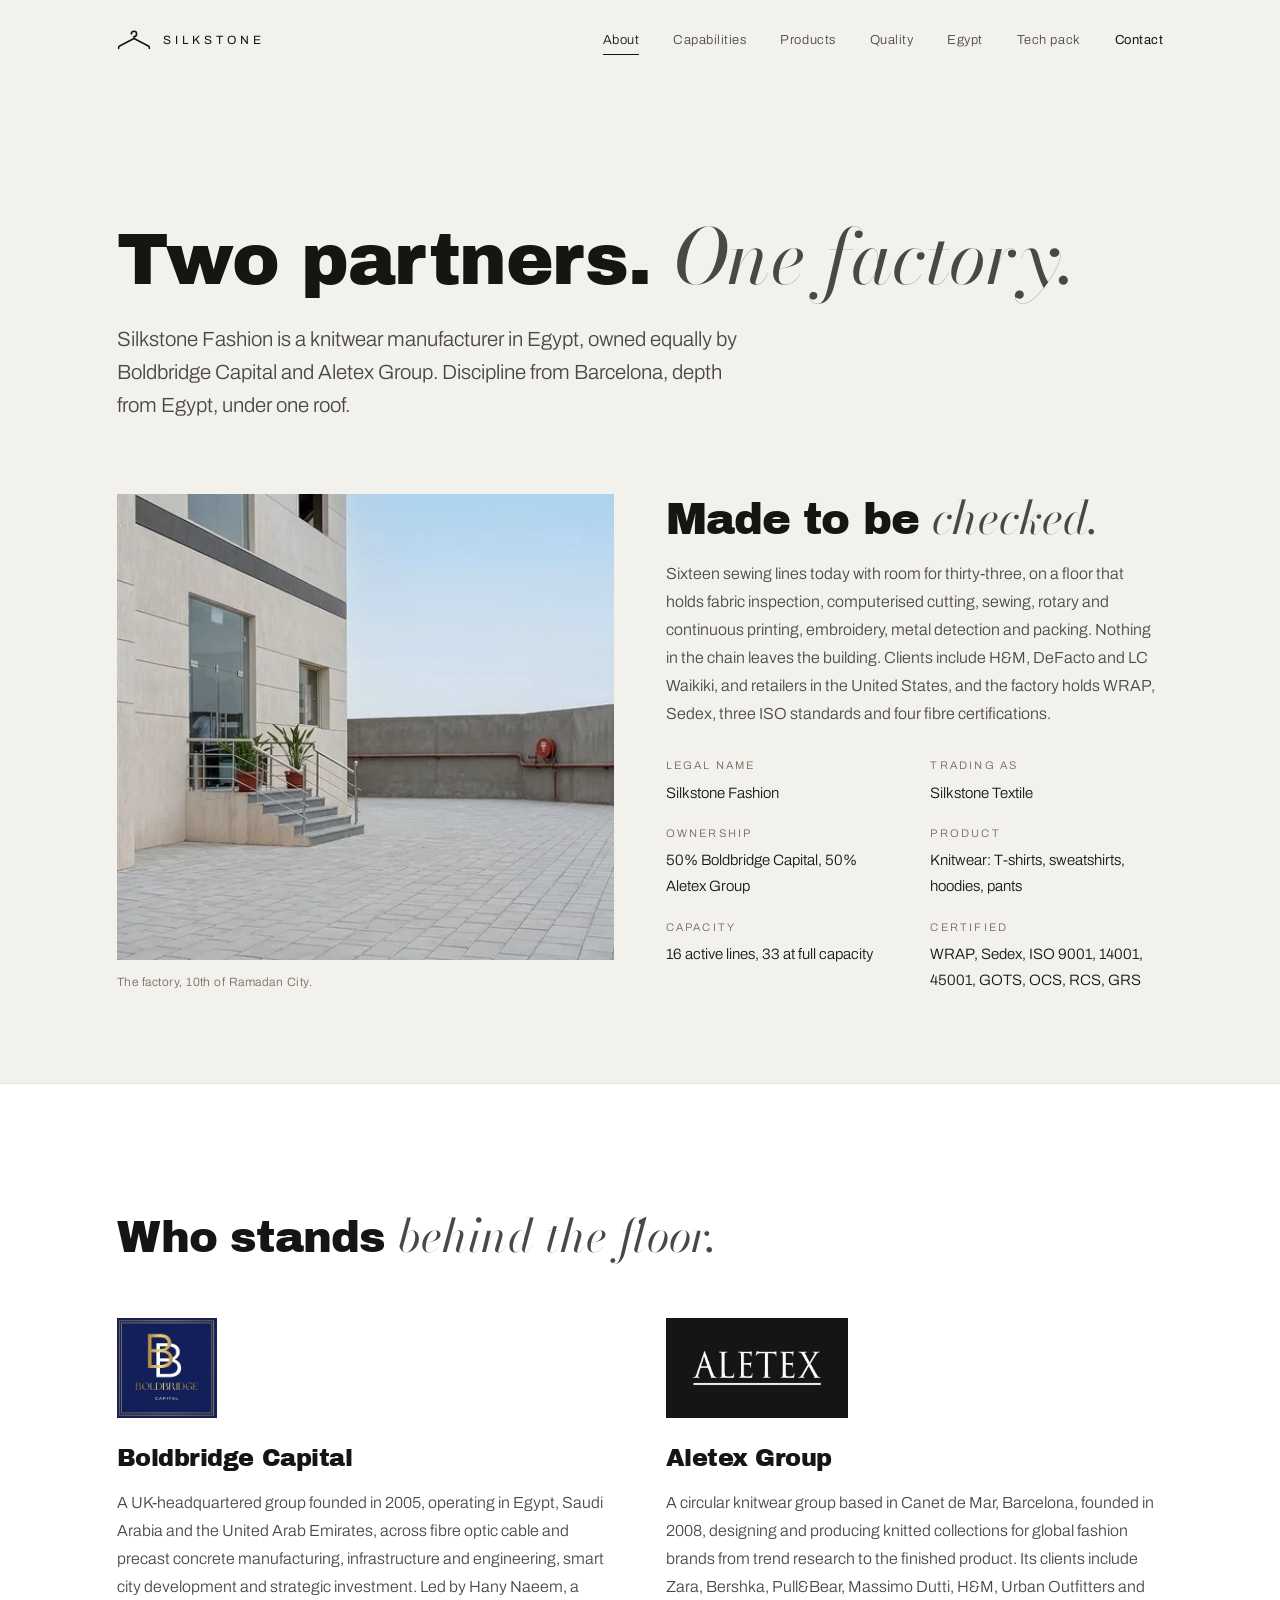
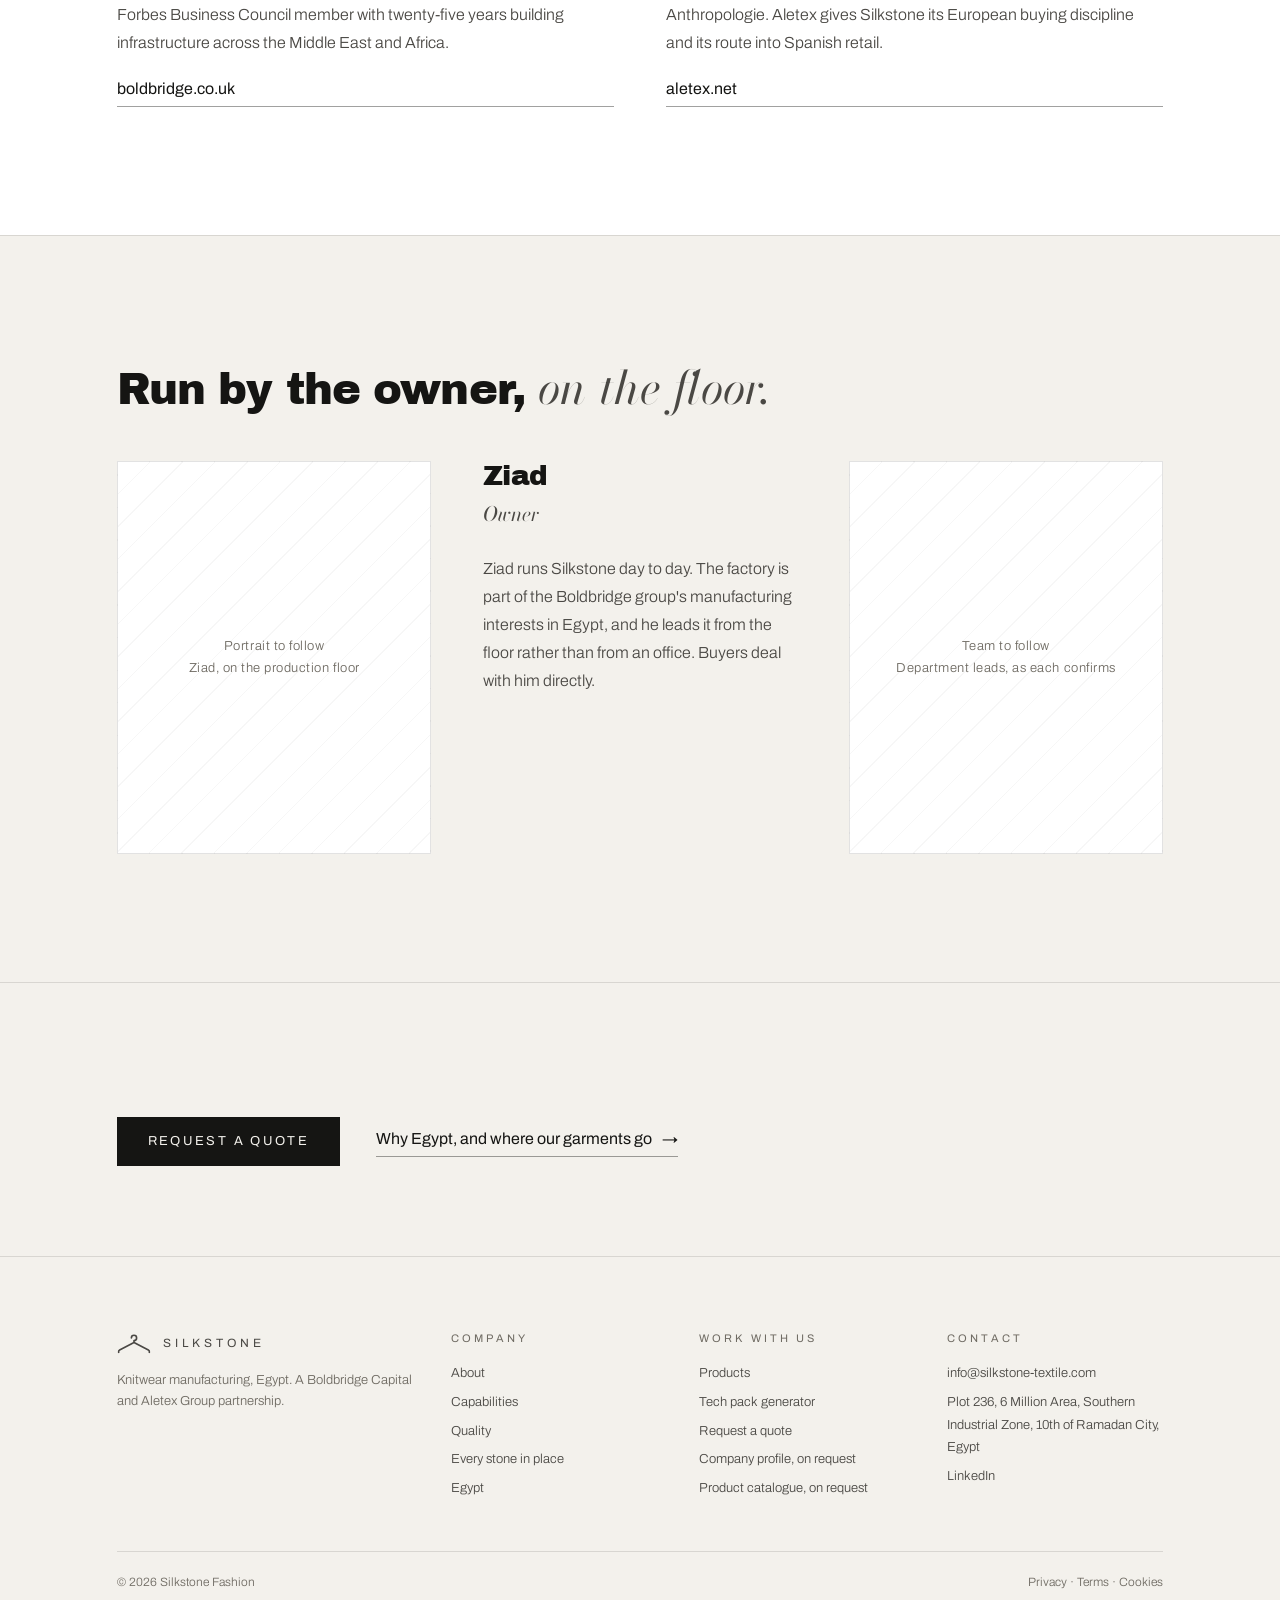
<file: about.html>
<!DOCTYPE html>
<html lang="en">
<head>
<meta charset="UTF-8">
<meta name="viewport" content="width=device-width, initial-scale=1.0">
<title>About · Silkstone Fashion</title>
<meta name="description" content="Silkstone Fashion is a knitwear factory in Egypt, owned equally by Boldbridge Capital and Aletex Group of Barcelona. Discipline from Barcelona, depth from Egypt.">
<link rel="canonical" href="https://silkstone-textile.com/about.html">
<link rel="icon" href="assets/logos/favicon.svg" type="image/svg+xml">
<link rel="preconnect" href="https://fonts.googleapis.com">
<link rel="preconnect" href="https://fonts.gstatic.com" crossorigin>
<link href="https://fonts.googleapis.com/css2?family=Archivo+Black&family=Archivo:wght@300;400;500&family=Bodoni+Moda:ital,opsz,wght@1,6..96,400;1,6..96,500&display=swap" rel="stylesheet">
<link rel="stylesheet" href="assets/styles.css?v=23">
</head>
<body>
<a class="skip" href="#main">Skip to content</a>
<header class="nav"><div class="wrap">
  <a class="brand" href="index.html" aria-label="Silkstone home"><svg viewBox="0 0 104 62" aria-hidden="true"><path d="M44 12 A8 8 0 1 1 52 20 L52 26 L96 49 Q100 51 99 56 M52 26 L8 49 Q4 51 5 56"/></svg>SILKSTONE</a>
  <nav class="nav-links"><a href="about.html">About</a><a href="capabilities.html">Capabilities</a><a href="products.html">Products</a><a href="quality.html">Quality</a><a href="egypt.html">Egypt</a><a href="techpack.html">Tech pack</a><a class="nav-cta" href="contact.html">Contact</a></nav>
  <button class="burger" aria-label="Menu" aria-expanded="false"><span></span><span></span><span></span></button>
</div></header>
<div class="menu"><a href="index.html">Home</a><a href="about.html">About</a><a href="capabilities.html">Capabilities</a><a href="products.html">Products</a><a href="quality.html">Quality</a><a href="traced-order.html">Every stone in place</a><a href="egypt.html">Egypt</a><a href="techpack.html">Tech pack generator</a><a href="contact.html">Contact</a></div>

<main id="main">
<section class="pagehead short"><div class="wrap">
  <h1>Two partners. <em>One factory.</em></h1>
  <p class="lead">Silkstone Fashion is a knitwear manufacturer in Egypt, owned equally by Boldbridge Capital and Aletex Group. Discipline from Barcelona, depth from Egypt, under one roof.</p>
</div></section>

<section class="tight" style="padding-top:0"><div class="wrap">
  <div class="about-hero rv">
    <figure class="fig match"><img src="assets/img/photo-factory-building-1400.webp" srcset="assets/img/photo-factory-building-800.webp 800w, assets/img/photo-factory-building-1400.webp 1400w" sizes="(max-width:900px) 100vw, 50vw" alt="The Silkstone factory building" width="1365" height="768" loading="lazy"><figcaption>The factory, 10th of Ramadan City.</figcaption></figure>
    <div class="about-facts">
      <h2>Made to be <em>checked.</em></h2>
      <p class="muted">Sixteen sewing lines today with room for thirty-three, on a floor that holds fabric inspection, computerised cutting, sewing, rotary and continuous printing, embroidery, metal detection and packing. Nothing in the chain leaves the building. Clients include H&amp;M, DeFacto and LC Waikiki, and retailers in the United States, and the factory holds WRAP, Sedex, three ISO standards and four fibre certifications.</p>
      <dl class="facts">
        <div><dt>Legal name</dt><dd>Silkstone Fashion</dd></div>
        <div><dt>Trading as</dt><dd>Silkstone Textile</dd></div>
        <div><dt>Ownership</dt><dd>50% Boldbridge Capital, 50% Aletex Group</dd></div>
        <div><dt>Product</dt><dd>Knitwear: T-shirts, sweatshirts, hoodies, pants</dd></div>
        <div><dt>Capacity</dt><dd>16 active lines, 33 at full capacity</dd></div>
        <div><dt>Certified</dt><dd>WRAP, Sedex, ISO 9001, 14001, 45001, GOTS, OCS, RCS, GRS</dd></div>
      </dl>
    </div>
  </div>
</div></section>

<section class="rule white"><div class="wrap">
  <h2>Who stands <em>behind the floor.</em></h2>
  <div class="partners">
    <article class="partner rv">
      <div class="plogo"><img src="assets/logos/boldbridge.jpg" alt="Boldbridge Capital" width="120" height="120"></div>
      <h3>Boldbridge Capital</h3>
      <p>A UK-headquartered group founded in 2005, operating in Egypt, Saudi Arabia and the United Arab Emirates, across fibre optic cable and precast concrete manufacturing, infrastructure and engineering, smart city development and strategic investment. Led by Hany Naeem, a Forbes Business Council member with twenty-five years building infrastructure across the Middle East and Africa.</p>
      <a class="link" href="https://www.boldbridge.co.uk/" target="_blank" rel="noopener">boldbridge.co.uk</a>
    </article>
    <article class="partner rv">
      <div class="plogo"><span class="dark"><img src="assets/logos/aletex-white.png" alt="Aletex Group" width="120"></span></div>
      <h3>Aletex Group</h3>
      <p>A circular knitwear group based in Canet de Mar, Barcelona, founded in 2008, designing and producing knitted collections for global fashion brands from trend research to the finished product. Its clients include Zara, Bershka, Pull&amp;Bear, Massimo Dutti, H&amp;M, Urban Outfitters and Anthropologie. Aletex gives Silkstone its European buying discipline and its route into Spanish retail.</p>
      <a class="link" href="https://www.aletex.net/en" target="_blank" rel="noopener">aletex.net</a>
    </article>
  </div>
</div></section>

<section class="rule"><div class="wrap">
  <h2>Run by the owner, <em>on the floor.</em></h2>
  <div class="leader rv">
    <div class="blank portrait"><span>Portrait to follow<br>Ziad, on the production floor</span></div>
    <div>
      <h3>Ziad</h3>
      <p class="silk" style="font-size:20px">Owner</p>
      <p class="muted">Ziad runs Silkstone day to day. The factory is part of the Boldbridge group's manufacturing interests in Egypt, and he leads it from the floor rather than from an office. Buyers deal with him directly.</p>
    </div>
    <div class="blank portrait"><span>Team to follow<br>Department leads, as each confirms</span></div>
  </div>
</div></section>

<section class="rule tight"><div class="wrap">
  <div class="hero-actions"><a class="btn solid" href="contact.html">Request a quote</a><a class="link arrow" href="egypt.html"><span>Why Egypt, and where our garments go</span><i aria-hidden="true"><b>→</b><b>→</b></i></a></div>
</div></section>
</main>

<footer><div class="wrap">
  <div class="cols">
    <div><div class="brand"><svg viewBox="0 0 104 62" aria-hidden="true"><path d="M44 12 A8 8 0 1 1 52 20 L52 26 L96 49 Q100 51 99 56 M52 26 L8 49 Q4 51 5 56"/></svg>SILKSTONE</div><p class="small" style="margin-top:16px">Knitwear manufacturing, Egypt. A Boldbridge Capital and Aletex Group partnership.</p></div>
    <div><h3>Company</h3><a href="about.html">About</a><a href="capabilities.html">Capabilities</a><a href="quality.html">Quality</a><a href="traced-order.html">Every stone in place</a><a href="egypt.html">Egypt</a></div>
    <div><h3>Work with us</h3><a href="products.html">Products</a><a href="techpack.html">Tech pack generator</a><a href="contact.html">Request a quote</a><a href="contact.html">Company profile, on request</a><a href="contact.html">Product catalogue, on request</a></div>
    <div><h3>Contact</h3><a href="mailto:info@silkstone-textile.com">info@silkstone-textile.com</a><a href="contact.html">Plot 236, 6 Million Area, Southern Industrial Zone, 10th of Ramadan City, Egypt</a><a href="https://www.linkedin.com/company/silkstone-fashion/" target="_blank" rel="noopener">LinkedIn</a></div>
  </div>
  <div class="bottom"><span>© 2026 Silkstone Fashion</span><span><a href="legal.html#privacy">Privacy</a> · <a href="legal.html#terms">Terms</a> · <a href="legal.html#cookies">Cookies</a></span></div>
</div></footer>
<script src="assets/site.js?v=22"></script>
</body>
</html>
</file>
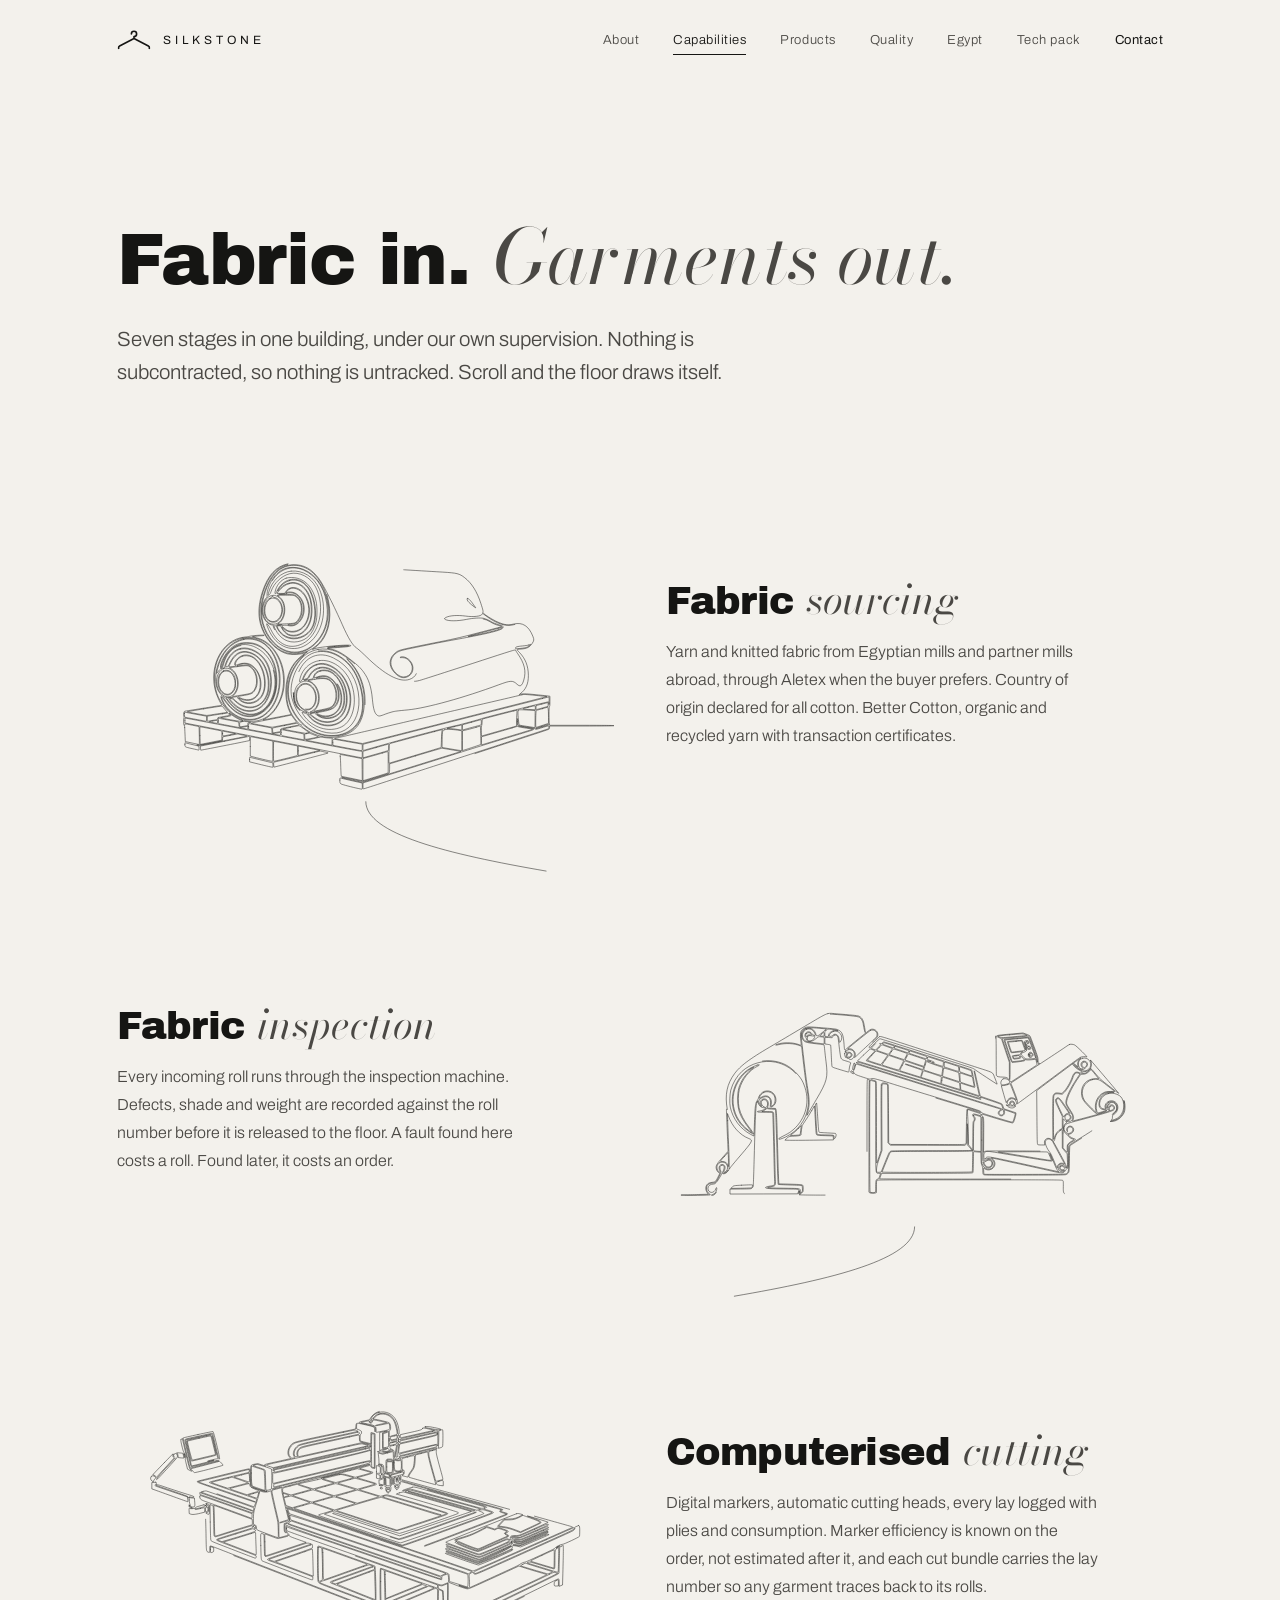
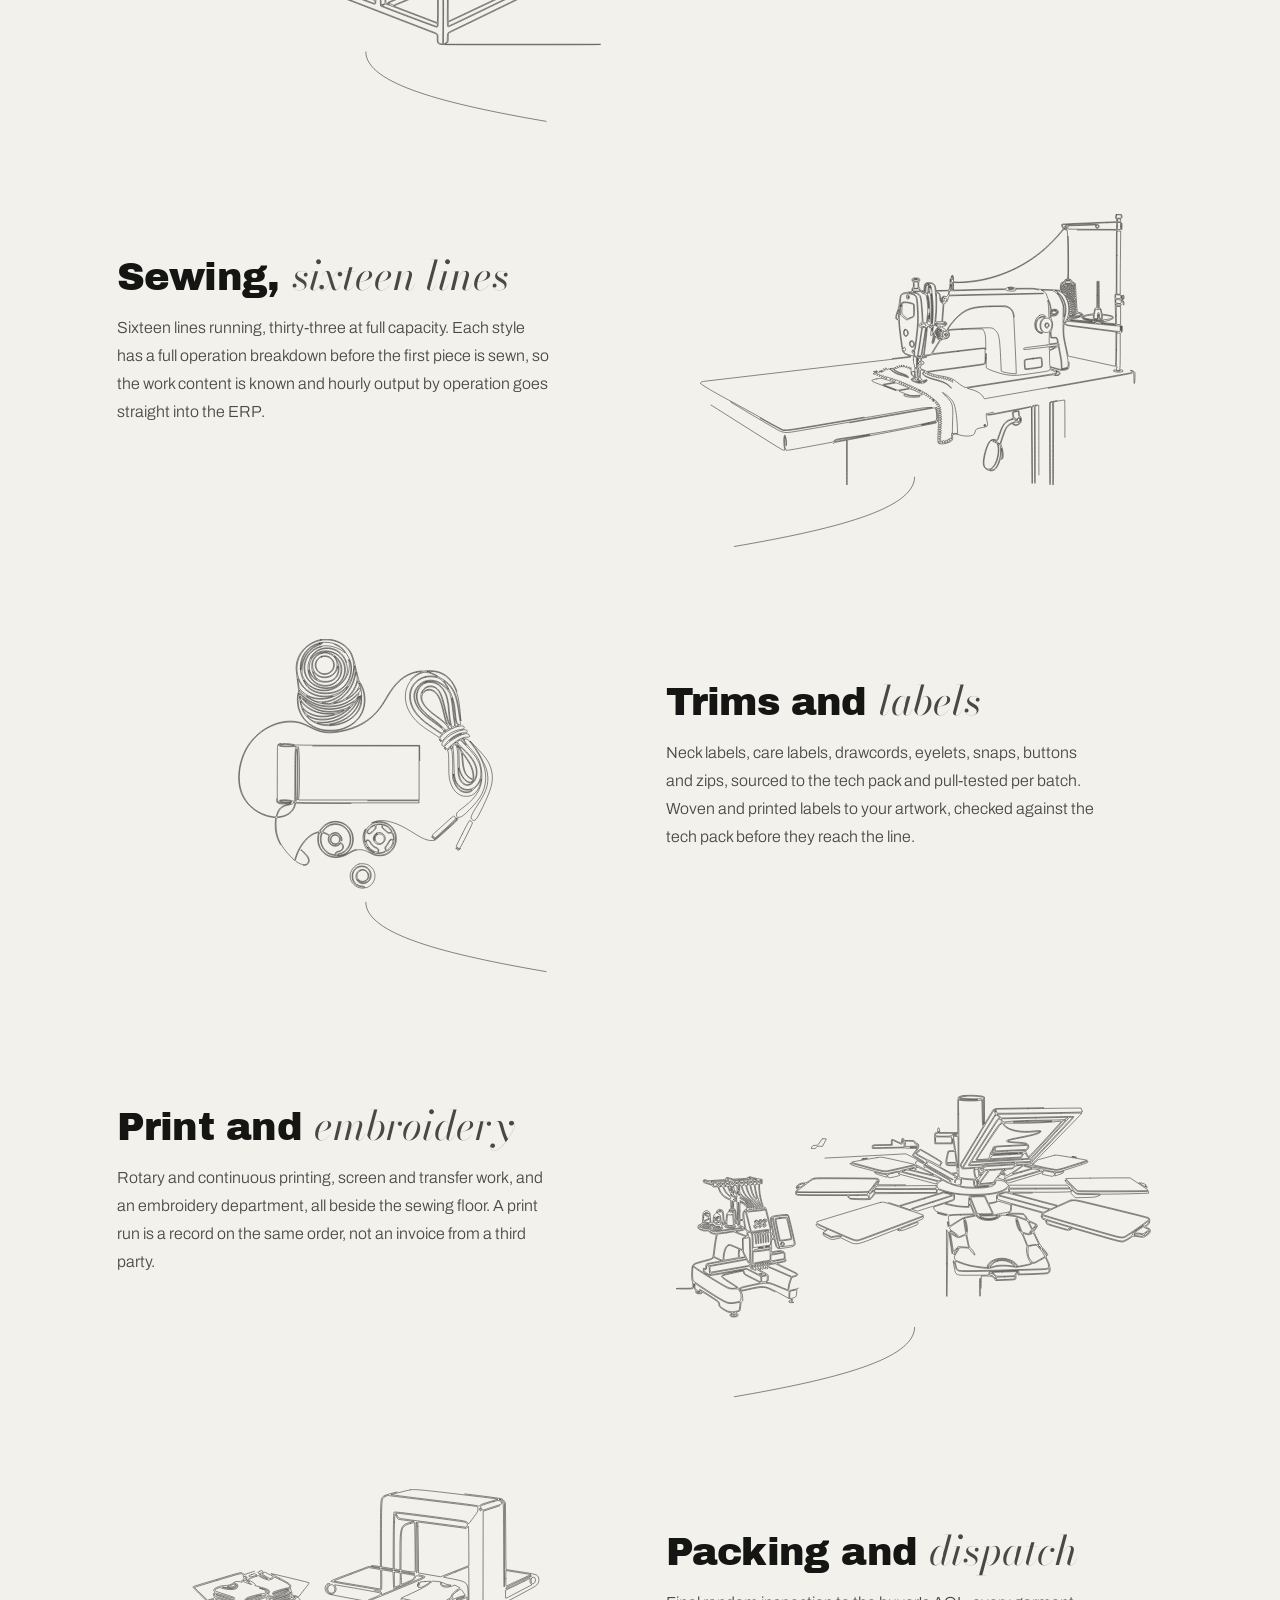
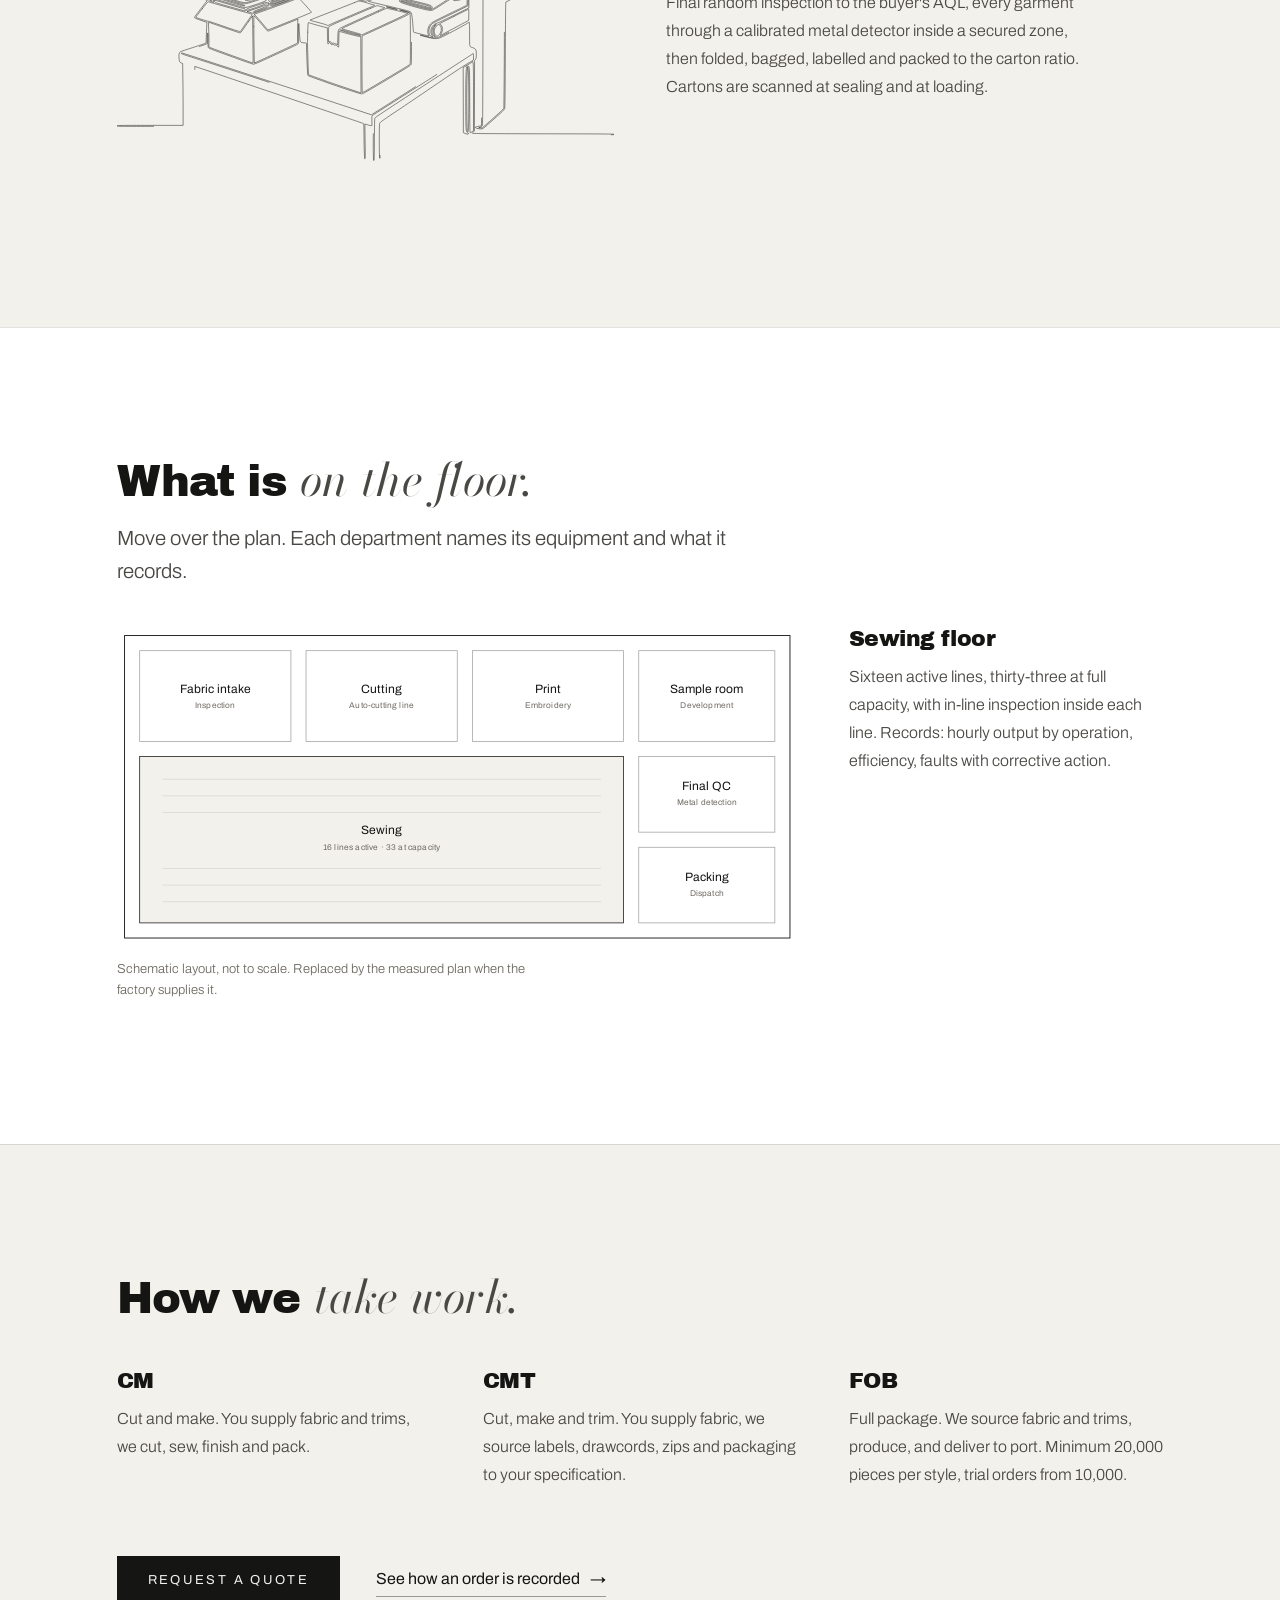
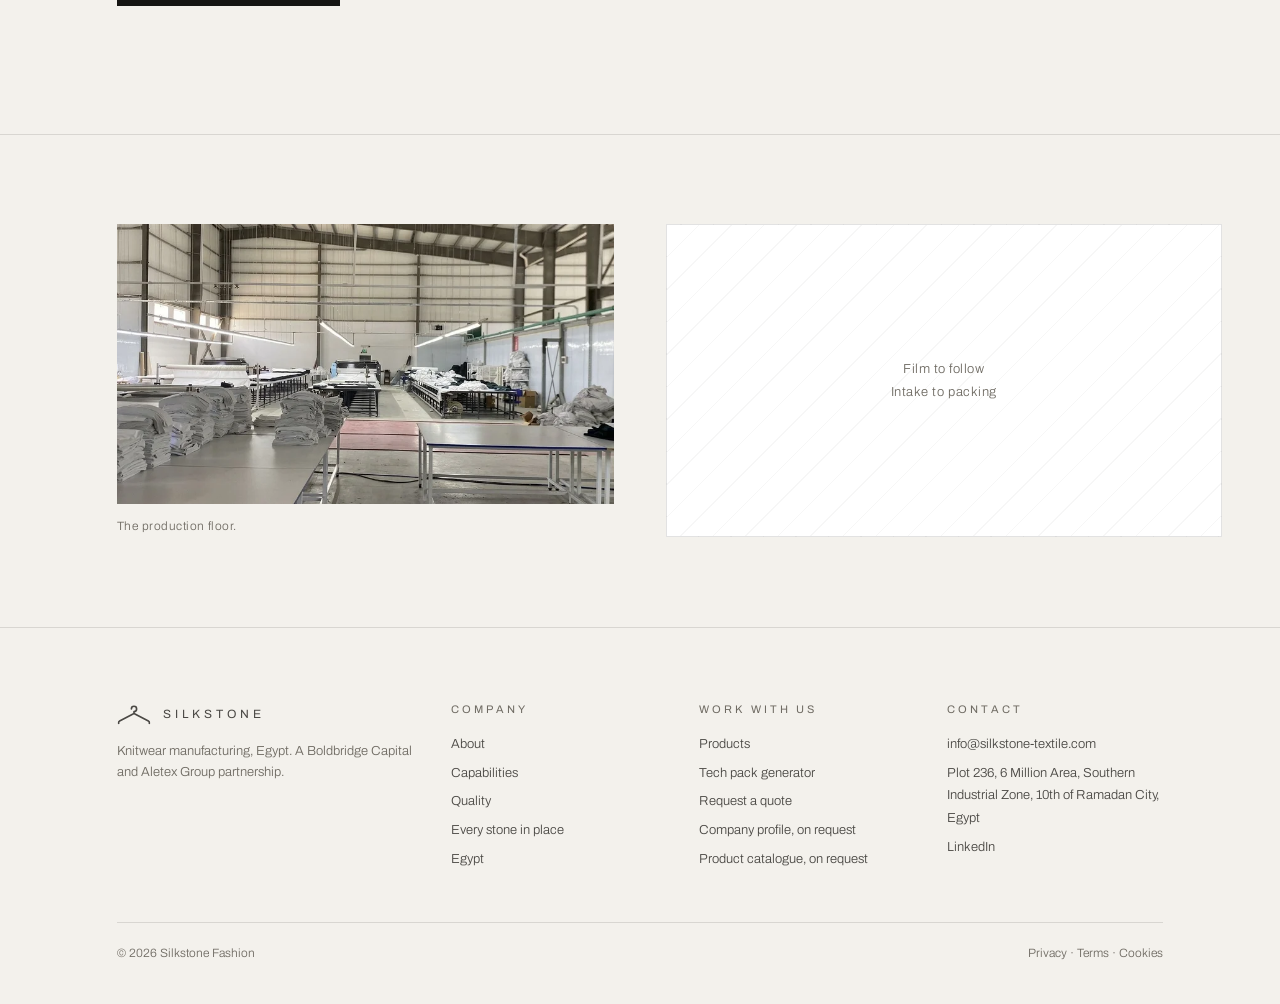
<file: capabilities.html>
<!DOCTYPE html>
<html lang="en">
<head>
<meta charset="UTF-8">
<meta name="viewport" content="width=device-width, initial-scale=1.0">
<title>Capabilities · Silkstone Fashion</title>
<meta name="description" content="Seven stages under one roof in Egypt: fabric sourcing and inspection, computerised cutting, 16 sewing lines, trims, rotary and continuous printing, embroidery, and export packing with metal detection.">
<link rel="canonical" href="https://silkstone-textile.com/capabilities.html">
<link rel="icon" href="assets/logos/favicon.svg" type="image/svg+xml">
<link rel="preconnect" href="https://fonts.googleapis.com">
<link rel="preconnect" href="https://fonts.gstatic.com" crossorigin>
<link href="https://fonts.googleapis.com/css2?family=Archivo+Black&family=Archivo:wght@300;400;500&family=Bodoni+Moda:ital,opsz,wght@1,6..96,400;1,6..96,500&display=swap" rel="stylesheet">
<link rel="stylesheet" href="assets/styles.css?v=23">
</head>
<body>
<a class="skip" href="#main">Skip to content</a>
<header class="nav"><div class="wrap">
  <a class="brand" href="index.html" aria-label="Silkstone home"><svg viewBox="0 0 104 62" aria-hidden="true"><path d="M44 12 A8 8 0 1 1 52 20 L52 26 L96 49 Q100 51 99 56 M52 26 L8 49 Q4 51 5 56"/></svg>SILKSTONE</a>
  <nav class="nav-links"><a href="about.html">About</a><a href="capabilities.html">Capabilities</a><a href="products.html">Products</a><a href="quality.html">Quality</a><a href="egypt.html">Egypt</a><a href="techpack.html">Tech pack</a><a class="nav-cta" href="contact.html">Contact</a></nav>
  <button class="burger" aria-label="Menu" aria-expanded="false"><span></span><span></span><span></span></button>
</div></header>
<div class="menu"><a href="index.html">Home</a><a href="about.html">About</a><a href="capabilities.html">Capabilities</a><a href="products.html">Products</a><a href="quality.html">Quality</a><a href="traced-order.html">Every stone in place</a><a href="egypt.html">Egypt</a><a href="techpack.html">Tech pack generator</a><a href="contact.html">Contact</a></div>

<main id="main">
<section class="pagehead short"><div class="wrap">
  <h1>Fabric in. <em>Garments out.</em></h1>
  <p class="lead">Seven stages in one building, under our own supervision. Nothing is subcontracted, so nothing is untracked. Scroll and the floor draws itself.</p>
</div></section>

<section class="tight" style="padding-top:0"><div class="wrap">
  <div class="pstages">
    <svg class="pthread" aria-hidden="true"><path d=""/></svg>

    <article class="pstage">
      <figure aria-hidden="true"><i class="anchor"></i><svg class="traced" viewBox="0 0 1400 764" data-draw="assets/draw/rolls.svg"></svg></figure>
      <div class="ptext"><h2>Fabric <em>sourcing</em></h2><p>Yarn and knitted fabric from Egyptian mills and partner mills abroad, through Aletex when the buyer prefers. Country of origin declared for all cotton. Better Cotton, organic and recycled yarn with transaction certificates.</p></div>
    </article>

    <article class="pstage">
      <figure aria-hidden="true"><i class="anchor"></i><svg class="traced" viewBox="0 0 1400 764" data-draw="assets/draw/inspection.svg"></svg></figure>
      <div class="ptext"><h2>Fabric <em>inspection</em></h2><p>Every incoming roll runs through the inspection machine. Defects, shade and weight are recorded against the roll number before it is released to the floor. A fault found here costs a roll. Found later, it costs an order.</p></div>
    </article>

    <article class="pstage">
      <figure aria-hidden="true"><i class="anchor"></i><svg class="traced" viewBox="0 0 1400 764" data-draw="assets/draw/cutting.svg"></svg></figure>
      <div class="ptext"><h2>Computerised <em>cutting</em></h2><p>Digital markers, automatic cutting heads, every lay logged with plies and consumption. Marker efficiency is known on the order, not estimated after it, and each cut bundle carries the lay number so any garment traces back to its rolls.</p></div>
    </article>

    <article class="pstage">
      <figure aria-hidden="true"><i class="anchor"></i><svg class="traced" viewBox="0 0 1400 764" data-draw="assets/draw/sewing.svg"></svg></figure>
      <div class="ptext"><h2>Sewing, <em>sixteen lines</em></h2><p>Sixteen lines running, thirty-three at full capacity. Each style has a full operation breakdown before the first piece is sewn, so the work content is known and hourly output by operation goes straight into the ERP.</p></div>
    </article>

    <article class="pstage">
      <figure aria-hidden="true"><i class="anchor"></i><svg class="traced" viewBox="0 0 1400 764" data-draw="assets/draw/trims.svg"></svg></figure>
      <div class="ptext"><h2>Trims and <em>labels</em></h2><p>Neck labels, care labels, drawcords, eyelets, snaps, buttons and zips, sourced to the tech pack and pull-tested per batch. Woven and printed labels to your artwork, checked against the tech pack before they reach the line.</p></div>
    </article>

    <article class="pstage">
      <figure aria-hidden="true"><i class="anchor"></i><svg class="traced" viewBox="0 0 1400 764" data-draw="assets/draw/print.svg"></svg></figure>
      <div class="ptext"><h2>Print and <em>embroidery</em></h2><p>Rotary and continuous printing, screen and transfer work, and an embroidery department, all beside the sewing floor. A print run is a record on the same order, not an invoice from a third party.</p></div>
    </article>

    <article class="pstage">
      <figure aria-hidden="true"><i class="anchor"></i><svg class="traced" viewBox="0 0 1400 764" data-draw="assets/draw/packing.svg"></svg></figure>
      <div class="ptext"><h2>Packing and <em>dispatch</em></h2><p>Final random inspection to the buyer's AQL, every garment through a calibrated metal detector inside a secured zone, then folded, bagged, labelled and packed to the carton ratio. Cartons are scanned at sealing and at loading.</p></div>
    </article>
  </div>
</div></section>

<section class="rule white"><div class="wrap">
  <h2>What is <em>on the floor.</em></h2>
  <p class="lead" style="margin-top:18px">Move over the plan. Each department names its equipment and what it records.</p>
  <div class="plan-wrap">
    <svg class="plan" viewBox="0 0 900 420" role="group" aria-label="Simplified floor plan of the Silkstone factory">
      <rect x="10" y="10" width="880" height="400" class="shell"/>
      <g data-room="intake" tabindex="0" role="button" aria-label="Fabric intake and inspection"><rect x="30" y="30" width="200" height="120"/><text x="130" y="86">Fabric intake</text><text x="130" y="106" class="sub">Inspection</text></g>
      <g data-room="cutting" tabindex="0" role="button" aria-label="Cutting"><rect x="250" y="30" width="200" height="120"/><text x="350" y="86">Cutting</text><text x="350" y="106" class="sub">Auto-cutting line</text></g>
      <g data-room="print" tabindex="0" role="button" aria-label="Printing and embroidery"><rect x="470" y="30" width="200" height="120"/><text x="570" y="86">Print</text><text x="570" y="106" class="sub">Embroidery</text></g>
      <g data-room="sample" tabindex="0" role="button" aria-label="Sample room"><rect x="690" y="30" width="180" height="120"/><text x="780" y="86">Sample room</text><text x="780" y="106" class="sub">Development</text></g>
      <g data-room="sewing" tabindex="0" role="button" aria-label="Sewing floor"><rect x="30" y="170" width="640" height="220"/><text x="350" y="272">Sewing</text><text x="350" y="294" class="sub">16 lines active · 33 at capacity</text>
        <g class="lines"><line x1="60" y1="200" x2="640" y2="200"/><line x1="60" y1="222" x2="640" y2="222"/><line x1="60" y1="244" x2="640" y2="244"/><line x1="60" y1="318" x2="640" y2="318"/><line x1="60" y1="340" x2="640" y2="340"/><line x1="60" y1="362" x2="640" y2="362"/></g></g>
      <g data-room="qc" tabindex="0" role="button" aria-label="Final inspection and metal detection"><rect x="690" y="170" width="180" height="100"/><text x="780" y="214">Final QC</text><text x="780" y="234" class="sub">Metal detection</text></g>
      <g data-room="packing" tabindex="0" role="button" aria-label="Packing and dispatch"><rect x="690" y="290" width="180" height="100"/><text x="780" y="334">Packing</text><text x="780" y="354" class="sub">Dispatch</text></g>
    </svg>
    <div class="plan-notes">
      <div class="plan-note" data-room="intake"><h3>Fabric intake and inspection</h3><p>Fabric inspection machine. 100% of rolls checked for defects, shade and weight. Records: roll number, mill lot, width, GSM, defect points, result.</p></div>
      <div class="plan-note" data-room="cutting"><h3>Cutting</h3><p>Computerised auto-cutting line with digital markers. Records: lay number, marker, plies, marker length, pieces, consumption per piece, rolls used.</p></div>
      <div class="plan-note" data-room="print"><h3>Print and embroidery</h3><p>Rotary and continuous printing, screen and transfer, embroidery heads. Records: run reference, colours, wash and crock test results.</p></div>
      <div class="plan-note" data-room="sample"><h3>Sample room</h3><p>Dedicated sample development department for proto, fit, pre-production and shipment samples. Records: sample stage, comments, approval.</p></div>
      <div class="plan-note" data-room="sewing"><h3>Sewing floor</h3><p>Sixteen active lines, thirty-three at full capacity, with in-line inspection inside each line. Records: hourly output by operation, efficiency, faults with corrective action.</p></div>
      <div class="plan-note" data-room="qc"><h3>Final inspection and metal detection</h3><p>Final random inspection to AQL, calibrated metal detector, broken needle policy, button and snap pull tester. Records: lot, sample size, defects by class, result.</p></div>
      <div class="plan-note" data-room="packing"><h3>Packing and dispatch</h3><p>Folding, bagging, size stickers, carton ratios, scanning at sealing and loading. Records: carton number, size ratio, pieces, weight, lots, status.</p></div>
    </div>
  </div>
  <p class="small" style="margin-top:14px">Schematic layout, not to scale. Replaced by the measured plan when the factory supplies it.</p>
</div></section>

<section class="rule"><div class="wrap">
  <h2>How we <em>take work.</em></h2>
  <div class="three" style="margin-top:48px">
    <div class="rv"><h3>CM</h3><p class="muted" style="margin-top:12px">Cut and make. You supply fabric and trims, we cut, sew, finish and pack.</p></div>
    <div class="rv"><h3>CMT</h3><p class="muted" style="margin-top:12px">Cut, make and trim. You supply fabric, we source labels, drawcords, zips and packaging to your specification.</p></div>
    <div class="rv"><h3>FOB</h3><p class="muted" style="margin-top:12px">Full package. We source fabric and trims, produce, and deliver to port. Minimum 20,000 pieces per style, trial orders from 10,000.</p></div>
  </div>
  <div class="hero-actions" style="margin-top:48px"><a class="btn solid" href="contact.html">Request a quote</a><a class="link arrow" href="traced-order.html"><span>See how an order is recorded</span><i aria-hidden="true"><b>→</b><b>→</b></i></a></div>
</div></section>

<section class="rule tight"><div class="wrap">
  <div class="two">
    <figure class="fig rv"><img src="assets/img/photo-floor-wide-1400.webp" srcset="assets/img/photo-floor-wide-800.webp 800w, assets/img/photo-floor-wide-1400.webp 1400w" sizes="(max-width:900px) 100vw, 50vw" alt="The production floor with finishing tables and sewing lines" width="1365" height="768" loading="lazy"><figcaption>The production floor.</figcaption></figure>
    <div class="blank wide rv"><span>Film to follow<br>Intake to packing</span></div>
  </div>
</div></section>
</main>

<footer><div class="wrap">
  <div class="cols">
    <div><div class="brand"><svg viewBox="0 0 104 62" aria-hidden="true"><path d="M44 12 A8 8 0 1 1 52 20 L52 26 L96 49 Q100 51 99 56 M52 26 L8 49 Q4 51 5 56"/></svg>SILKSTONE</div><p class="small" style="margin-top:16px">Knitwear manufacturing, Egypt. A Boldbridge Capital and Aletex Group partnership.</p></div>
    <div><h3>Company</h3><a href="about.html">About</a><a href="capabilities.html">Capabilities</a><a href="quality.html">Quality</a><a href="traced-order.html">Every stone in place</a><a href="egypt.html">Egypt</a></div>
    <div><h3>Work with us</h3><a href="products.html">Products</a><a href="techpack.html">Tech pack generator</a><a href="contact.html">Request a quote</a><a href="contact.html">Company profile, on request</a><a href="contact.html">Product catalogue, on request</a></div>
    <div><h3>Contact</h3><a href="mailto:info@silkstone-textile.com">info@silkstone-textile.com</a><a href="contact.html">Plot 236, 6 Million Area, Southern Industrial Zone, 10th of Ramadan City, Egypt</a><a href="https://www.linkedin.com/company/silkstone-fashion/" target="_blank" rel="noopener">LinkedIn</a></div>
  </div>
  <div class="bottom"><span>© 2026 Silkstone Fashion</span><span><a href="legal.html#privacy">Privacy</a> · <a href="legal.html#terms">Terms</a> · <a href="legal.html#cookies">Cookies</a></span></div>
</div></footer>
<script src="assets/site.js?v=22"></script>
<script src="assets/process.js?v=22"></script>
</body>
</html>
</file>
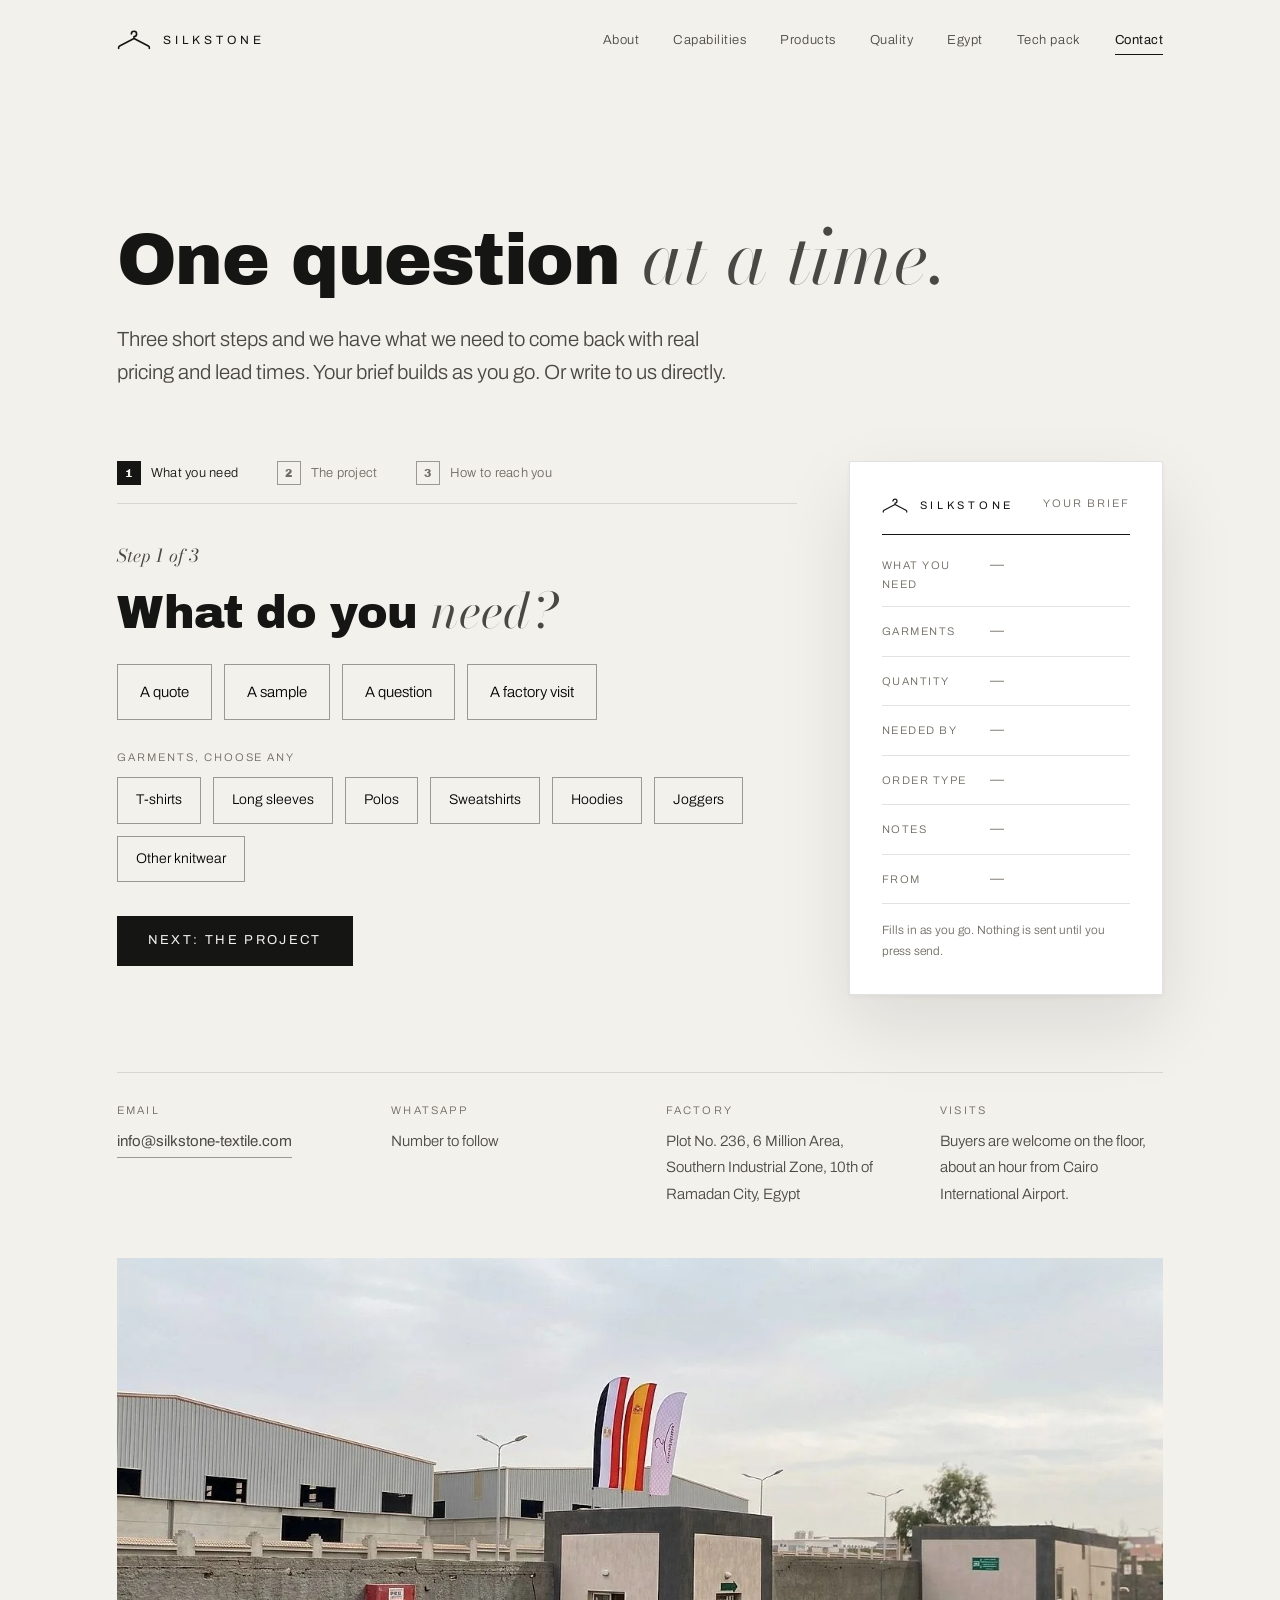
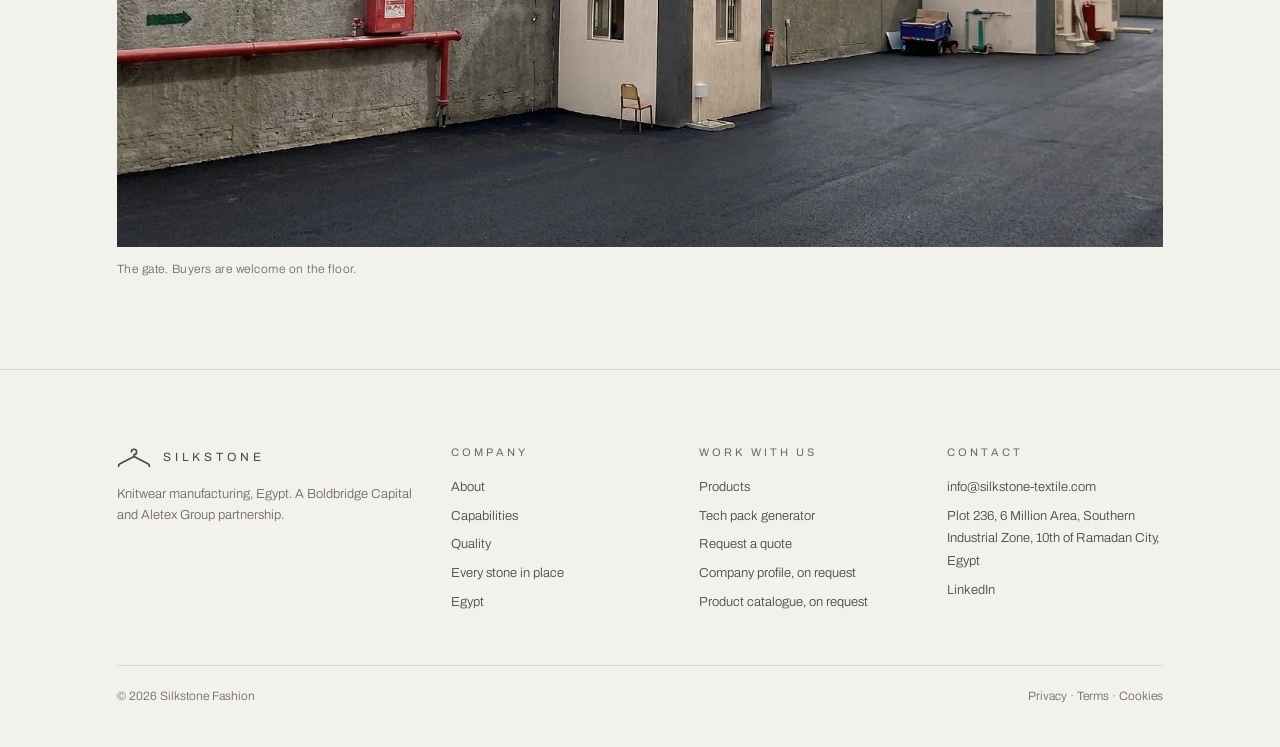
<file: contact.html>
<!DOCTYPE html>
<html lang="en">
<head>
<meta charset="UTF-8">
<meta name="viewport" content="width=device-width, initial-scale=1.0">
<title>Contact · Silkstone Fashion</title>
<meta name="description" content="Request a quote, a sample or a factory visit from Silkstone Fashion, knitwear manufacturer in 10th of Ramadan City, Egypt. One question at a time.">
<link rel="canonical" href="https://silkstone-textile.com/contact.html">
<link rel="icon" href="assets/logos/favicon.svg" type="image/svg+xml">
<link rel="preconnect" href="https://fonts.googleapis.com">
<link rel="preconnect" href="https://fonts.gstatic.com" crossorigin>
<link href="https://fonts.googleapis.com/css2?family=Archivo+Black&family=Archivo:wght@300;400;500&family=Bodoni+Moda:ital,opsz,wght@1,6..96,400;1,6..96,500&display=swap" rel="stylesheet">
<link rel="stylesheet" href="assets/styles.css?v=23">
</head>
<body>
<a class="skip" href="#main">Skip to content</a>
<header class="nav"><div class="wrap">
  <a class="brand" href="index.html" aria-label="Silkstone home"><svg viewBox="0 0 104 62" aria-hidden="true"><path d="M44 12 A8 8 0 1 1 52 20 L52 26 L96 49 Q100 51 99 56 M52 26 L8 49 Q4 51 5 56"/></svg>SILKSTONE</a>
  <nav class="nav-links"><a href="about.html">About</a><a href="capabilities.html">Capabilities</a><a href="products.html">Products</a><a href="quality.html">Quality</a><a href="egypt.html">Egypt</a><a href="techpack.html">Tech pack</a><a class="nav-cta" href="contact.html">Contact</a></nav>
  <button class="burger" aria-label="Menu" aria-expanded="false"><span></span><span></span><span></span></button>
</div></header>
<div class="menu"><a href="index.html">Home</a><a href="about.html">About</a><a href="capabilities.html">Capabilities</a><a href="products.html">Products</a><a href="quality.html">Quality</a><a href="traced-order.html">Every stone in place</a><a href="egypt.html">Egypt</a><a href="techpack.html">Tech pack generator</a><a href="contact.html">Contact</a></div>

<main id="main">
<section class="pagehead short"><div class="wrap">
  <h1>One question <em>at a time.</em></h1>
  <p class="lead">Three short steps and we have what we need to come back with real pricing and lead times. Your brief builds as you go. Or write to us directly.</p>
</div></section>

<section class="tight" style="padding-top:0"><div class="wrap">
  <div class="brief-grid">
    <form class="brief" id="brief" novalidate>
      <ol class="brief-steps" aria-label="Steps">
        <li class="on" data-step="0"><i>1</i>What you need</li>
        <li data-step="1"><i>2</i>The project</li>
        <li data-step="2"><i>3</i>How to reach you</li>
      </ol>

      <fieldset class="bstep on" data-step="0">
        <legend><span class="qstep">Step 1 of 3</span><h2>What do you <em>need?</em></h2></legend>
        <div class="choices" data-name="need" data-required="1"><button type="button" data-v="A production quote">A quote</button><button type="button" data-v="A sample">A sample</button><button type="button" data-v="A question">A question</button><button type="button" data-v="A factory visit">A factory visit</button></div>
        <span class="doc-label" style="display:block;margin:28px 0 10px">Garments, choose any</span>
        <div class="choices multi" data-name="garments"><button type="button">T-shirts</button><button type="button">Long sleeves</button><button type="button">Polos</button><button type="button">Sweatshirts</button><button type="button">Hoodies</button><button type="button">Joggers</button><button type="button">Other knitwear</button></div>
        <div class="q-actions"><button class="btn solid" type="button" data-next>Next: the project</button></div>
      </fieldset>

      <fieldset class="bstep" data-step="1">
        <legend><span class="qstep">Step 2 of 3</span><h2>The <em>project.</em></h2></legend>
        <div class="fgrid">
          <div><label class="doc-label" for="b-qty">Pieces per style, roughly</label><input class="field" id="b-qty" name="quantity" type="text" inputmode="numeric" placeholder="20,000" autocomplete="off"><span class="hint">Minimum 20,000 per style, trial orders from 10,000.</span></div>
          <div><label class="doc-label" for="b-when">Needed by</label><input class="field" id="b-when" name="timeline" type="text" placeholder="A month, a season, or a date" autocomplete="off"></div>
          <div><label class="doc-label" for="b-type">Order type</label><select class="field" id="b-type" name="ordertype"><option value="">Not sure yet</option><option>FOB, full package</option><option>CMT, cut make trim</option><option>CM, cut and make</option></select></div>
          <div class="full"><label class="doc-label" for="b-notes">Anything else</label><textarea class="field" id="b-notes" name="notes" rows="3" placeholder="Fabric, weight, sizing, packaging, a tech pack you will send"></textarea></div>
        </div>
        <div class="q-actions"><button class="btn solid" type="button" data-next>Next: how to reach you</button><button class="back" type="button" data-back>Back</button></div>
      </fieldset>

      <fieldset class="bstep" data-step="2">
        <legend><span class="qstep">Step 3 of 3</span><h2>How do we <em>reach you?</em></h2></legend>
        <div class="fgrid">
          <div><label class="doc-label" for="b-name">Name</label><input class="field" id="b-name" name="name" type="text" autocomplete="name" required></div>
          <div><label class="doc-label" for="b-co">Brand or company</label><input class="field" id="b-co" name="company" type="text" autocomplete="organization"></div>
          <div><label class="doc-label" for="b-email">Email</label><input class="field" id="b-email" name="email" type="email" autocomplete="email" required></div>
          <div><label class="doc-label" for="b-tel">Phone or WhatsApp, optional</label><input class="field" id="b-tel" name="phone" type="tel" autocomplete="tel"></div>
        </div>
        <div class="q-actions"><a class="btn solid send" data-send href="#"><span class="t-text">Send to Silkstone</span><svg class="t-check" viewBox="0 0 24 24" aria-hidden="true"><path d="M4 12.5l5 5L20 7"/></svg></a><button class="back" type="button" data-back>Back</button></div>
        <p class="small" style="margin-top:22px">Sending opens your mail app with the brief on the right, addressed to info@silkstone-textile.com. We reply within one working day with a quotation, a sample plan or a visit date, and the company profile.</p>
      </fieldset>
    </form>

    <aside class="brief-sheet" aria-live="polite" aria-label="Your brief as it will be sent">
      <div class="sheet-head"><div class="brand"><svg viewBox="0 0 104 62" aria-hidden="true"><path d="M44 12 A8 8 0 1 1 52 20 L52 26 L96 49 Q100 51 99 56 M52 26 L8 49 Q4 51 5 56"/></svg>SILKSTONE</div><span class="doc-label">Your brief</span></div>
      <dl class="sheet-rows" id="sheetRows">
        <div><dt>What you need</dt><dd data-for="need">—</dd></div>
        <div><dt>Garments</dt><dd data-for="garments">—</dd></div>
        <div><dt>Quantity</dt><dd data-for="quantity">—</dd></div>
        <div><dt>Needed by</dt><dd data-for="timeline">—</dd></div>
        <div><dt>Order type</dt><dd data-for="ordertype">—</dd></div>
        <div><dt>Notes</dt><dd data-for="notes">—</dd></div>
        <div><dt>From</dt><dd data-for="from">—</dd></div>
      </dl>
      <p class="sheet-foot">Fills in as you go. Nothing is sent until you press send.</p>
    </aside>
  </div>

  <div class="contact-facts rv">
    <div><span class="k">Email</span><a class="link" href="mailto:info@silkstone-textile.com">info@silkstone-textile.com</a></div>
    <div><span class="k">WhatsApp</span>Number to follow</div>
    <div><span class="k">Factory</span>Plot No. 236, 6 Million Area, Southern Industrial Zone, 10th of Ramadan City, Egypt</div>
    <div><span class="k">Visits</span>Buyers are welcome on the floor, about an hour from Cairo International Airport.</div>
  </div>
  <figure class="fig rv" style="margin-top:var(--gap)"><img src="assets/img/photo-factory-gate-1400.webp" srcset="assets/img/photo-factory-gate-800.webp 800w, assets/img/photo-factory-gate-1400.webp 1400w" sizes="100vw" alt="The factory gate with the Silkstone, Spanish and Egyptian flags" width="1365" height="768" loading="lazy"><figcaption>The gate. Buyers are welcome on the floor.</figcaption></figure>
  <div hidden>
  </div>
</div></section>
</main>

<footer><div class="wrap">
  <div class="cols">
    <div><div class="brand"><svg viewBox="0 0 104 62" aria-hidden="true"><path d="M44 12 A8 8 0 1 1 52 20 L52 26 L96 49 Q100 51 99 56 M52 26 L8 49 Q4 51 5 56"/></svg>SILKSTONE</div><p class="small" style="margin-top:16px">Knitwear manufacturing, Egypt. A Boldbridge Capital and Aletex Group partnership.</p></div>
    <div><h3>Company</h3><a href="about.html">About</a><a href="capabilities.html">Capabilities</a><a href="quality.html">Quality</a><a href="traced-order.html">Every stone in place</a><a href="egypt.html">Egypt</a></div>
    <div><h3>Work with us</h3><a href="products.html">Products</a><a href="techpack.html">Tech pack generator</a><a href="contact.html">Request a quote</a><a href="contact.html">Company profile, on request</a><a href="contact.html">Product catalogue, on request</a></div>
    <div><h3>Contact</h3><a href="mailto:info@silkstone-textile.com">info@silkstone-textile.com</a><a href="contact.html">Plot 236, 6 Million Area, Southern Industrial Zone, 10th of Ramadan City, Egypt</a><a href="https://www.linkedin.com/company/silkstone-fashion/" target="_blank" rel="noopener">LinkedIn</a></div>
  </div>
  <div class="bottom"><span>© 2026 Silkstone Fashion</span><span><a href="legal.html#privacy">Privacy</a> · <a href="legal.html#terms">Terms</a> · <a href="legal.html#cookies">Cookies</a></span></div>
</div></footer>
<script src="assets/site.js?v=22"></script>
<script>
(function(){
  var form=document.getElementById('brief'), steps=[].slice.call(form.querySelectorAll('.bstep')), tabs=[].slice.call(form.querySelectorAll('.brief-steps li'));
  var a={}; var idx=0;
  function esc(s){return String(s).replace(/[&<>"]/g,function(c){return {'&':'&amp;','<':'&lt;','>':'&gt;','"':'&quot;'}[c];});}
  function go(n){ n=Math.max(0,Math.min(steps.length-1,n)); idx=n;
    steps.forEach(function(s,i){ var on=i===n; if(on&&!s.classList.contains('on')){ s.classList.add('enter'); setTimeout(function(){ s.classList.remove('enter'); },500); } s.classList.toggle('on',on); });
    tabs.forEach(function(t,i){ t.classList.toggle('on',i===n); t.classList.toggle('done',i<n); });
    var f=steps[n].querySelector('.field'); if(f) setTimeout(function(){ f.focus({preventScroll:true}); },60);
    var top=form.getBoundingClientRect().top+window.scrollY-100; if(window.scrollY>top+40) window.scrollTo({top:top,behavior:'smooth'});
  }
  function shake(el){ el.classList.add('t-shake'); setTimeout(function(){ el.classList.remove('t-shake'); },500); }
  function valid(n){ var s=steps[n]; var ok=true;
    s.querySelectorAll('.choices[data-required]').forEach(function(c){ if(!c.querySelector('button.on')){ ok=false; shake(c); } });
    s.querySelectorAll('.field[required]').forEach(function(f){ if(!f.value.trim()||(f.type==='email'&&!/^[^@\s]+@[^@\s]+\.[^@\s]+$/.test(f.value))){ ok=false; shake(f); f.classList.add('bad'); } else f.classList.remove('bad'); });
    return ok; }
  form.querySelectorAll('.choices').forEach(function(c){ var multi=c.classList.contains('multi'); c.querySelectorAll('button').forEach(function(b){ b.addEventListener('click',function(){ if(multi){ b.classList.toggle('on'); } else { c.querySelectorAll('button').forEach(function(x){ x.classList.toggle('on',x===b); }); } b.setAttribute('aria-pressed',b.classList.contains('on')?'true':'false'); render(); }); }); });
  form.querySelectorAll('[data-next]').forEach(function(b){ b.addEventListener('click',function(){ if(valid(idx)) go(idx+1); }); });
  form.querySelectorAll('[data-back]').forEach(function(b){ b.addEventListener('click',function(){ go(idx-1); }); });
  tabs.forEach(function(t,i){ t.addEventListener('click',function(){ if(i<=idx||valid(idx)) go(i); }); });
  form.addEventListener('input',render);
  form.addEventListener('keydown',function(e){ if(e.key==='Enter'&&e.target.tagName!=='TEXTAREA'&&e.target.tagName!=='BUTTON'){ e.preventDefault(); if(idx<steps.length-1&&valid(idx)) go(idx+1); } });
  function collect(){ var o={};
    form.querySelectorAll('.choices').forEach(function(c){ var on=[].slice.call(c.querySelectorAll('button.on')).map(function(b){ return b.dataset.v||b.textContent.trim(); }); o[c.dataset.name]=on.join(', '); });
    form.querySelectorAll('.field').forEach(function(f){ o[f.name]=(f.value||'').trim(); });
    return o; }
  function render(){ var o=collect(); a=o;
    var from=[o.name,o.company].filter(Boolean).join(', ')+(o.email?' · '+o.email:'')+(o.phone?' · '+o.phone:'');
    var map={need:o.need,garments:o.garments,quantity:o.quantity,timeline:o.timeline,ordertype:o.ordertype,notes:o.notes,from:from};
    Object.keys(map).forEach(function(k){ var dd=document.querySelector('[data-for="'+k+'"]'); if(dd){ dd.textContent=map[k]||'—'; dd.classList.toggle('set',!!map[k]); } });
    var lines=[['What you need',o.need],['Garments',o.garments],['Quantity per style',o.quantity],['Needed by',o.timeline],['Order type',o.ordertype],['Notes',o.notes],['Name',o.name],['Company',o.company],['Email',o.email],['Phone',o.phone]].filter(function(l){return l[1];}).map(function(l){return l[0]+': '+l[1];});
    var send=form.querySelector('[data-send]'); send.setAttribute('href','mailto:info@silkstone-textile.com?subject='+encodeURIComponent('Enquiry from silkstone-textile.com: '+(o.need||'')+(o.company?' · '+o.company:''))+'&body='+encodeURIComponent(lines.join('\n')+'\n\nSent from the Silkstone website.'));
  }
  var send=form.querySelector('[data-send]'); send.addEventListener('click',function(e){ if(!valid(idx)){ e.preventDefault(); return; } send.classList.add('sent'); });
  render(); go(0);
})();
</script>
</body>
</html>
</file>
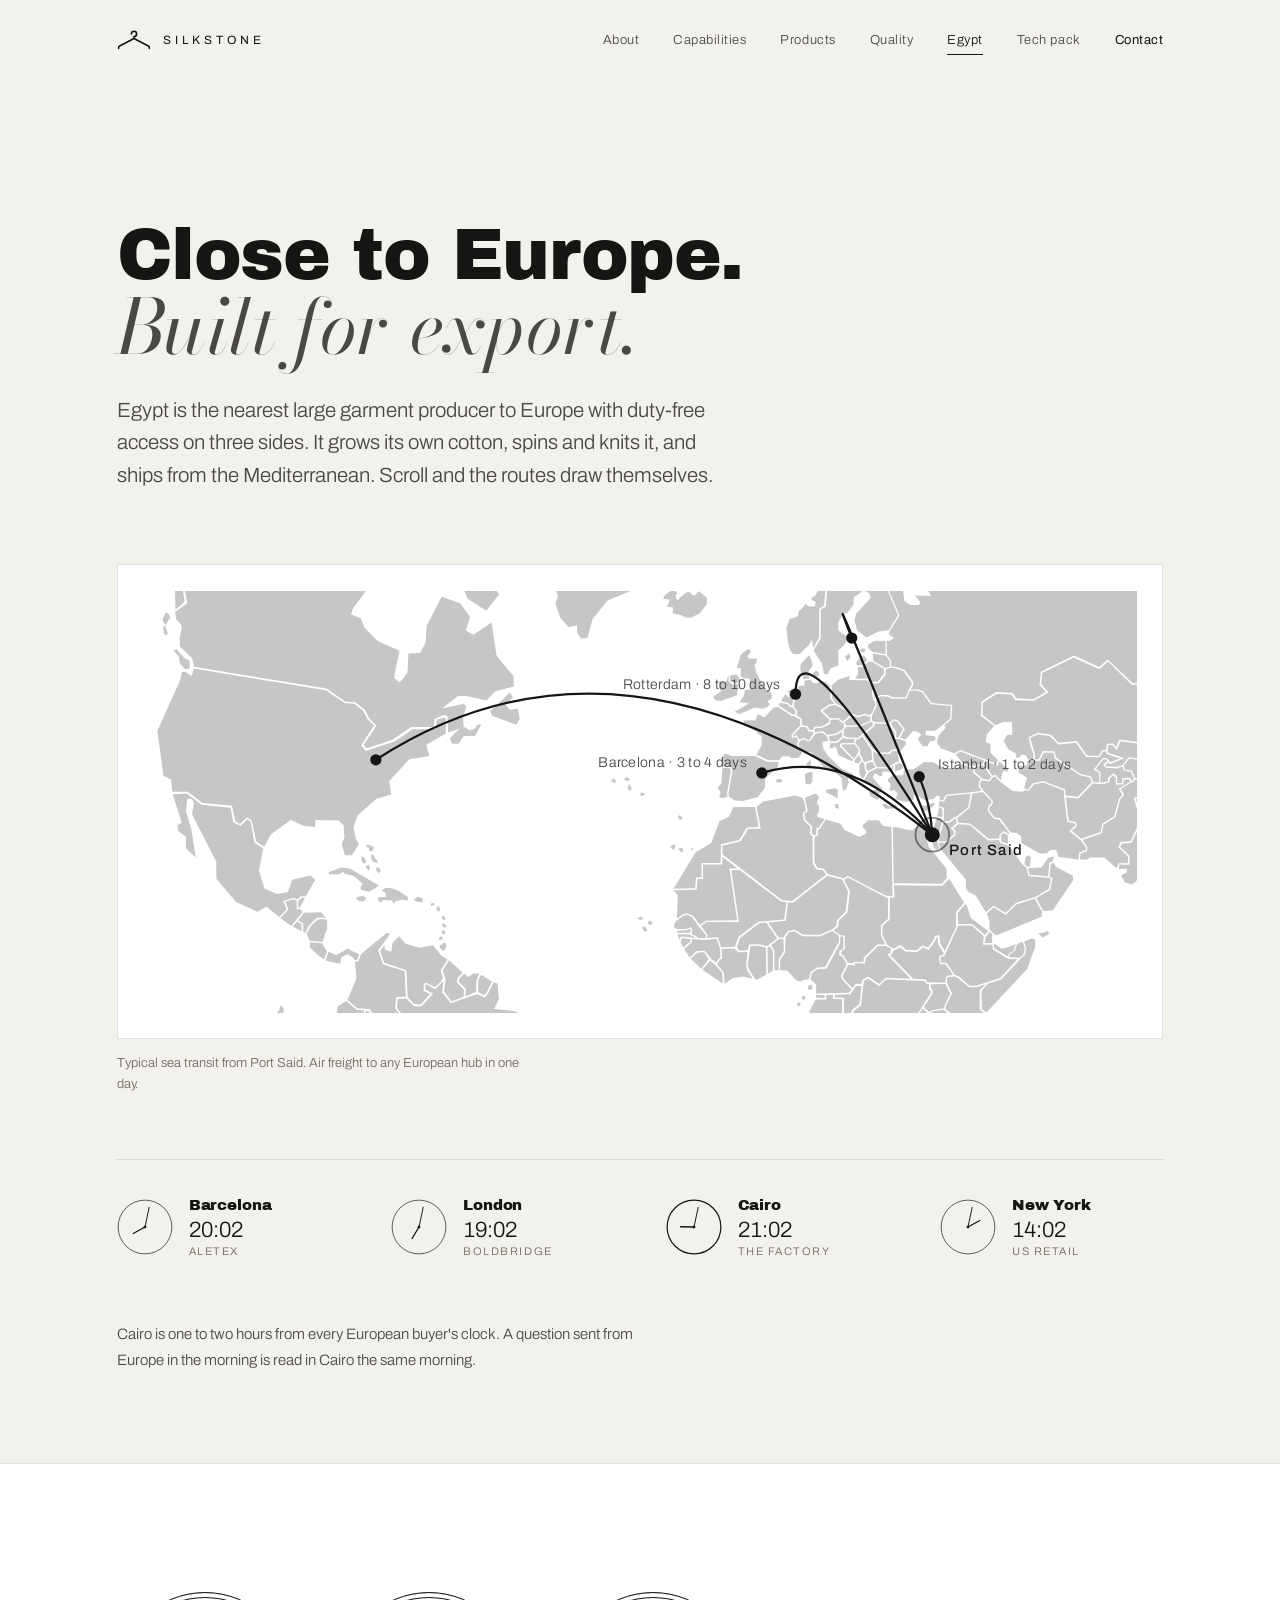
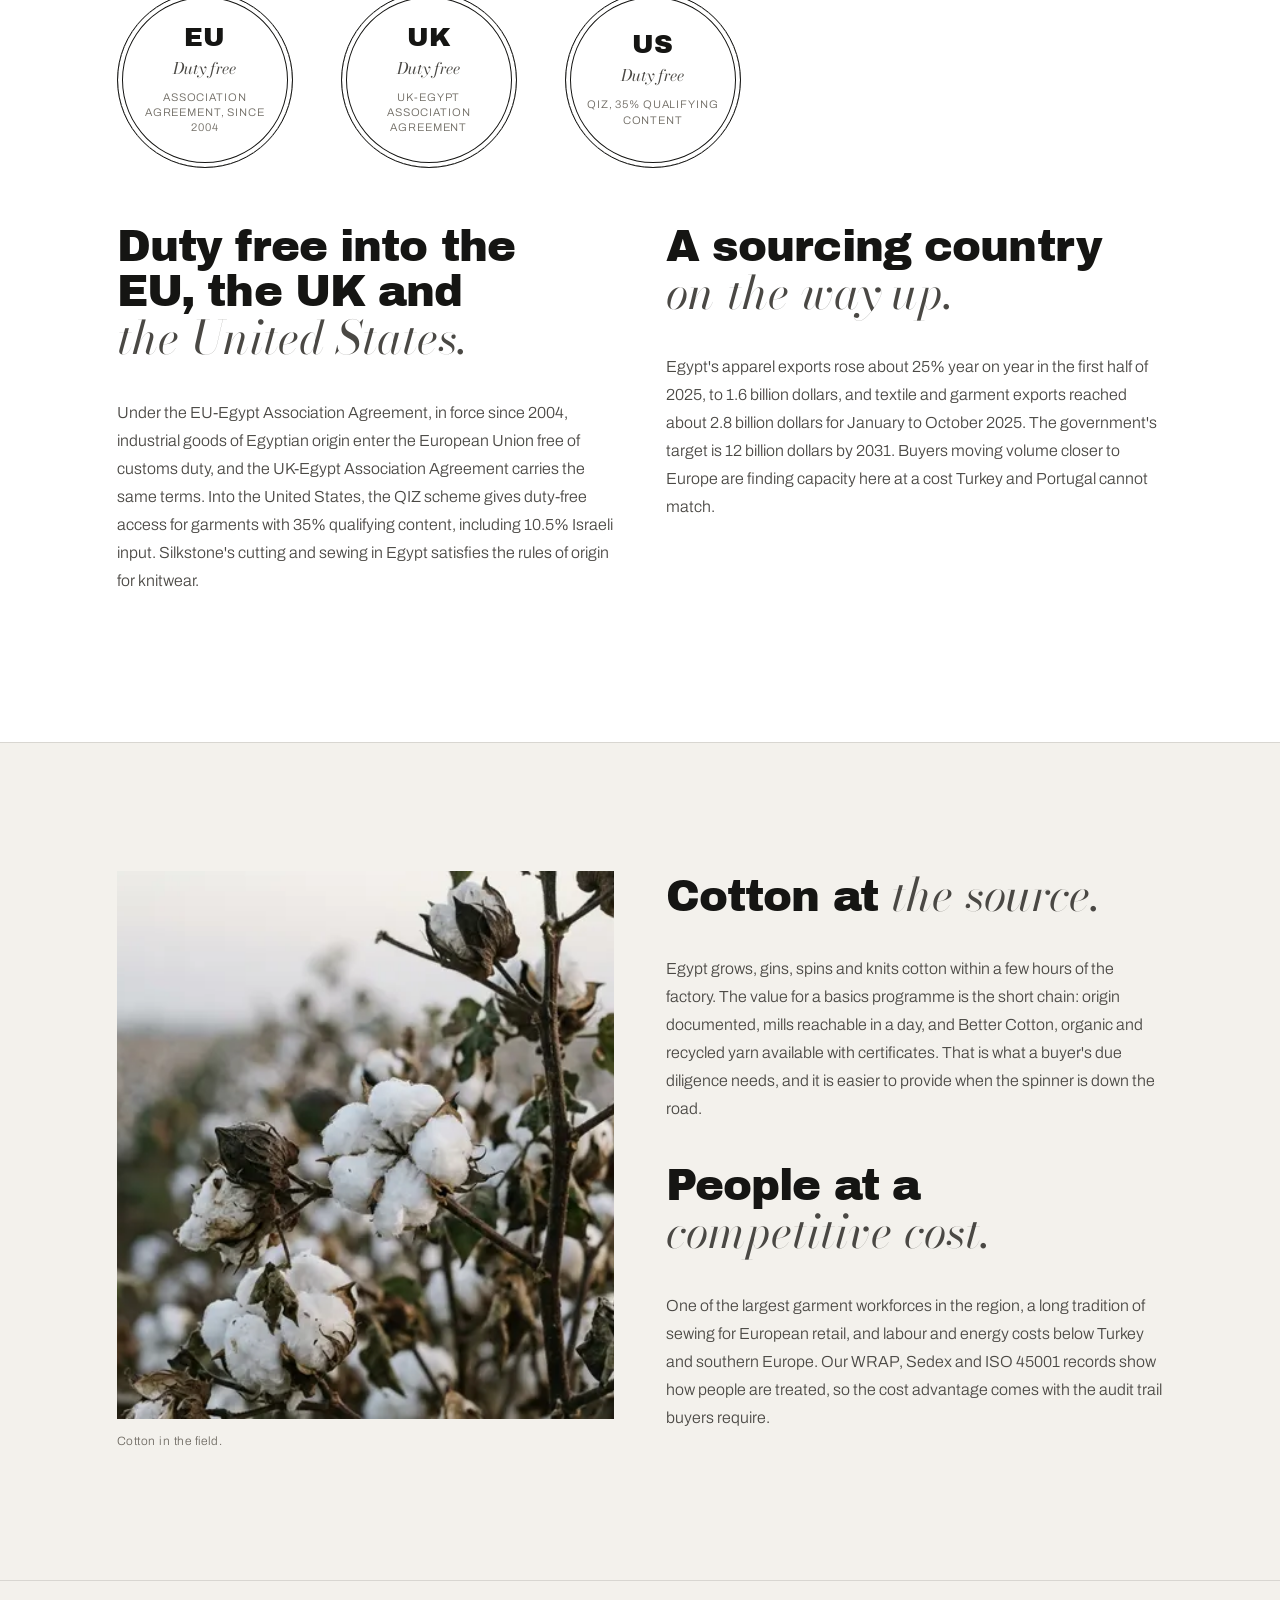
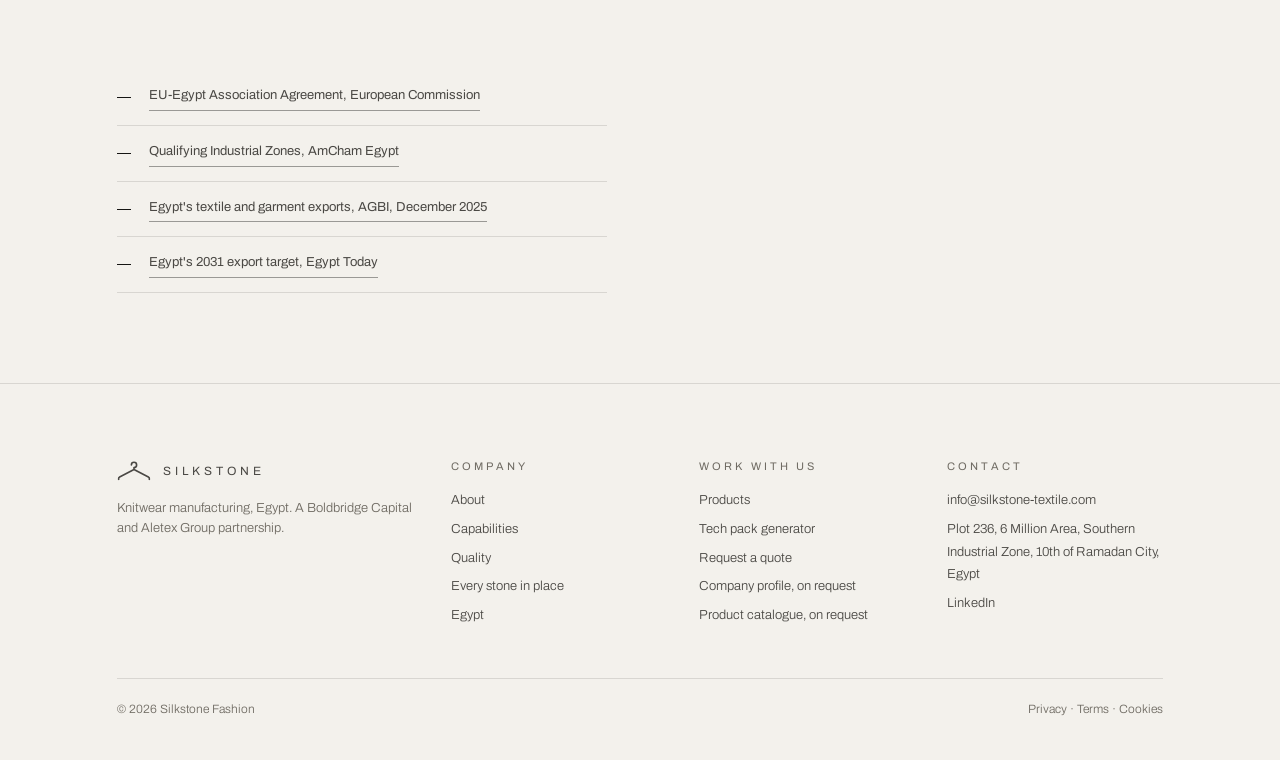
<file: egypt.html>
<!DOCTYPE html>
<html lang="en">
<head>
<meta charset="UTF-8">
<meta name="viewport" content="width=device-width, initial-scale=1.0">
<title>Why Egypt · Silkstone Fashion</title>
<meta name="description" content="Why source knitwear from Egypt: duty-free access to the EU, UK and United States, Mediterranean ports days from Europe, cotton at the source, and a garment export sector growing 25% a year.">
<link rel="canonical" href="https://silkstone-textile.com/egypt.html">
<link rel="icon" href="assets/logos/favicon.svg" type="image/svg+xml">
<link rel="preconnect" href="https://fonts.googleapis.com">
<link rel="preconnect" href="https://fonts.gstatic.com" crossorigin>
<link href="https://fonts.googleapis.com/css2?family=Archivo+Black&family=Archivo:wght@300;400;500&family=Bodoni+Moda:ital,opsz,wght@1,6..96,400;1,6..96,500&display=swap" rel="stylesheet">
<link rel="stylesheet" href="assets/styles.css?v=23">
</head>
<body>
<a class="skip" href="#main">Skip to content</a>
<header class="nav"><div class="wrap">
  <a class="brand" href="index.html" aria-label="Silkstone home"><svg viewBox="0 0 104 62" aria-hidden="true"><path d="M44 12 A8 8 0 1 1 52 20 L52 26 L96 49 Q100 51 99 56 M52 26 L8 49 Q4 51 5 56"/></svg>SILKSTONE</a>
  <nav class="nav-links"><a href="about.html">About</a><a href="capabilities.html">Capabilities</a><a href="products.html">Products</a><a href="quality.html">Quality</a><a href="egypt.html">Egypt</a><a href="techpack.html">Tech pack</a><a class="nav-cta" href="contact.html">Contact</a></nav>
  <button class="burger" aria-label="Menu" aria-expanded="false"><span></span><span></span><span></span></button>
</div></header>
<div class="menu"><a href="index.html">Home</a><a href="about.html">About</a><a href="capabilities.html">Capabilities</a><a href="products.html">Products</a><a href="quality.html">Quality</a><a href="traced-order.html">Every stone in place</a><a href="egypt.html">Egypt</a><a href="techpack.html">Tech pack generator</a><a href="contact.html">Contact</a></div>

<main id="main">
<section class="pagehead short"><div class="wrap">
  <h1>Close to Europe. <em>Built for export.</em></h1>
  <p class="lead">Egypt is the nearest large garment producer to Europe with duty-free access on three sides. It grows its own cotton, spins and knits it, and ships from the Mediterranean. Scroll and the routes draw themselves.</p>
</div></section>

<section class="tight" style="padding-top:0"><div class="wrap">
  <div class="routemap rv"><div class="crop"><div class="inner">
    <img src="assets/img/world.svg" alt="Map of shipping routes from Egypt to European and American ports" width="950" height="620">
    <svg class="routes" viewBox="0 0 950 620" aria-label="Shipping routes from Port Said">
      <g class="r" data-days="3 to 4 days"><path d="M543 247 Q500 200 452 214"/><circle cx="452" cy="214" r="3"/><text x="444" y="211" text-anchor="end">Barcelona · 3 to 4 days</text></g>
      <g class="r" data-days="1 to 2 days"><path d="M543 247 Q542 230 536 216"/><circle cx="536" cy="216" r="3"/><text x="546" y="212">Istanbul · 1 to 2 days</text></g>
      <g class="r" data-days="8 to 10 days"><path d="M543 247 Q470 130 470 172"/><circle cx="470" cy="172" r="3"/><text x="462" y="169" text-anchor="end">Rotterdam · 8 to 10 days</text></g>
      <g class="r" data-days="10 to 12 days"><path d="M543 247 Q480 90 500 142"/><circle cx="500" cy="142" r="3"/><text x="508" y="136">Stockholm · 10 to 12 days</text></g>
      <g class="r" data-days="14 to 18 days"><path d="M543 247 Q380 120 246 207"/><circle cx="246" cy="207" r="3"/><text x="238" y="203" text-anchor="end">New York · 14 to 18 days</text></g>
      <g class="home"><circle cx="543" cy="247" r="4"/><circle cx="543" cy="247" r="9" class="ring"/><text x="552" y="258">Port Said</text></g>
    </svg>
  </div></div></div>
  <p class="small" style="margin-top:14px">Typical sea transit from Port Said. Air freight to any European hub in one day.</p>
  <div class="clocks rv" aria-label="Local time now">
    <div class="clock" data-tz="Europe/Madrid"><svg viewBox="0 0 100 100" aria-hidden="true"><circle cx="50" cy="50" r="48"/><line class="h" x1="50" y1="50" x2="50" y2="26"/><line class="m" x1="50" y1="50" x2="50" y2="14"/><circle class="c" cx="50" cy="50" r="2"/></svg><b>Barcelona</b><span class="time">--:--</span><small>Aletex</small></div>
    <div class="clock" data-tz="Europe/London"><svg viewBox="0 0 100 100" aria-hidden="true"><circle cx="50" cy="50" r="48"/><line class="h" x1="50" y1="50" x2="50" y2="26"/><line class="m" x1="50" y1="50" x2="50" y2="14"/><circle class="c" cx="50" cy="50" r="2"/></svg><b>London</b><span class="time">--:--</span><small>Boldbridge</small></div>
    <div class="clock home" data-tz="Africa/Cairo"><svg viewBox="0 0 100 100" aria-hidden="true"><circle cx="50" cy="50" r="48"/><line class="h" x1="50" y1="50" x2="50" y2="26"/><line class="m" x1="50" y1="50" x2="50" y2="14"/><circle class="c" cx="50" cy="50" r="2"/></svg><b>Cairo</b><span class="time">--:--</span><small>The factory</small></div>
    <div class="clock" data-tz="America/New_York"><svg viewBox="0 0 100 100" aria-hidden="true"><circle cx="50" cy="50" r="48"/><line class="h" x1="50" y1="50" x2="50" y2="26"/><line class="m" x1="50" y1="50" x2="50" y2="14"/><circle class="c" cx="50" cy="50" r="2"/></svg><b>New York</b><span class="time">--:--</span><small>US retail</small></div>
    <p class="clocks-note">Cairo is one to two hours from every European buyer's clock. A question sent from Europe in the morning is read in Cairo the same morning.</p>
  </div>
</div></section>

<section class="rule white"><div class="wrap">
  <div class="stamps rv" aria-label="Trade access">
    <div class="stamp"><b>EU</b><span>Duty free</span><small>Association Agreement, since 2004</small></div>
    <div class="stamp"><b>UK</b><span>Duty free</span><small>UK-Egypt Association Agreement</small></div>
    <div class="stamp"><b>US</b><span>Duty free</span><small>QIZ, 35% qualifying content</small></div>
  </div>
  <div class="two" style="margin-top:56px">
    <div class="rv stack">
      <h2>Duty free into the EU, the UK and <em>the United States.</em></h2>
      <p class="muted">Under the EU-Egypt Association Agreement, in force since 2004, industrial goods of Egyptian origin enter the European Union free of customs duty, and the UK-Egypt Association Agreement carries the same terms. Into the United States, the QIZ scheme gives duty-free access for garments with 35% qualifying content, including 10.5% Israeli input. Silkstone's cutting and sewing in Egypt satisfies the rules of origin for knitwear.</p>
    </div>
    <div class="rv stack">
      <h2>A sourcing country <em>on the way up.</em></h2>
      <p class="muted">Egypt's apparel exports rose about 25% year on year in the first half of 2025, to 1.6 billion dollars, and textile and garment exports reached about 2.8 billion dollars for January to October 2025. The government's target is 12 billion dollars by 2031. Buyers moving volume closer to Europe are finding capacity here at a cost Turkey and Portugal cannot match.</p>
    </div>
  </div>
</div></section>

<section class="rule"><div class="wrap two">
  <figure class="fig match rv"><img src="assets/img/cotton-1400.webp" srcset="assets/img/cotton-800.webp 800w, assets/img/cotton-1400.webp 1400w" sizes="(max-width:900px) 100vw, 50vw" alt="Cotton bolls in a field at dawn" width="1408" height="768" loading="lazy"><figcaption>Cotton in the field.</figcaption></figure>
  <div class="rv stack">
    <h2>Cotton at <em>the source.</em></h2>
    <p class="muted">Egypt grows, gins, spins and knits cotton within a few hours of the factory. The value for a basics programme is the short chain: origin documented, mills reachable in a day, and Better Cotton, organic and recycled yarn available with certificates. That is what a buyer's due diligence needs, and it is easier to provide when the spinner is down the road.</p>
    <h2 style="margin-top:40px">People at a <em>competitive cost.</em></h2>
    <p class="muted">One of the largest garment workforces in the region, a long tradition of sewing for European retail, and labour and energy costs below Turkey and southern Europe. Our WRAP, Sedex and ISO 45001 records show how people are treated, so the cost advantage comes with the audit trail buyers require.</p>
  </div>
</div></section>

<section class="rule tight"><div class="wrap">
  <ul class="dash" style="font-size:13px;max-width:70ch">
    <li><a class="link" href="https://trade.ec.europa.eu/access-to-markets/en/content/eu-egypt-association-agreement" target="_blank" rel="noopener">EU-Egypt Association Agreement, European Commission</a></li>
    <li><a class="link" href="https://www.amcham.org.eg/information-resources/trade-resources/egypt-us-relations/qualifying-industrial-zones" target="_blank" rel="noopener">Qualifying Industrial Zones, AmCham Egypt</a></li>
    <li><a class="link" href="https://www.agbi.com/manufacturing/2025/12/egypts-textile-and-garment-exports-hit-10-month-high/" target="_blank" rel="noopener">Egypt's textile and garment exports, AGBI, December 2025</a></li>
    <li><a class="link" href="https://www.egypttoday.com/Article/3/141809/Egypt-aims-to-boost-ready-to-wear-garment-and-textile" target="_blank" rel="noopener">Egypt's 2031 export target, Egypt Today</a></li>
  </ul>
</div></section>
</main>

<footer><div class="wrap">
  <div class="cols">
    <div><div class="brand"><svg viewBox="0 0 104 62" aria-hidden="true"><path d="M44 12 A8 8 0 1 1 52 20 L52 26 L96 49 Q100 51 99 56 M52 26 L8 49 Q4 51 5 56"/></svg>SILKSTONE</div><p class="small" style="margin-top:16px">Knitwear manufacturing, Egypt. A Boldbridge Capital and Aletex Group partnership.</p></div>
    <div><h3>Company</h3><a href="about.html">About</a><a href="capabilities.html">Capabilities</a><a href="quality.html">Quality</a><a href="traced-order.html">Every stone in place</a><a href="egypt.html">Egypt</a></div>
    <div><h3>Work with us</h3><a href="products.html">Products</a><a href="techpack.html">Tech pack generator</a><a href="contact.html">Request a quote</a><a href="contact.html">Company profile, on request</a><a href="contact.html">Product catalogue, on request</a></div>
    <div><h3>Contact</h3><a href="mailto:info@silkstone-textile.com">info@silkstone-textile.com</a><a href="contact.html">Plot 236, 6 Million Area, Southern Industrial Zone, 10th of Ramadan City, Egypt</a><a href="https://www.linkedin.com/company/silkstone-fashion/" target="_blank" rel="noopener">LinkedIn</a></div>
  </div>
  <div class="bottom"><span>© 2026 Silkstone Fashion</span><span><a href="legal.html#privacy">Privacy</a> · <a href="legal.html#terms">Terms</a> · <a href="legal.html#cookies">Cookies</a></span></div>
</div></footer>
<script src="assets/site.js?v=22"></script>
<script>
(function(){
  var clocks=document.querySelectorAll(".clock");
  function tick(){ var now=new Date(); clocks.forEach(function(c){ var tz=c.dataset.tz; var parts; try{ parts=new Intl.DateTimeFormat("en-GB",{timeZone:tz,hour:"2-digit",minute:"2-digit",hour12:false}).format(now); }catch(e){ parts="--:--"; } c.querySelector(".time").textContent=parts; var hm=parts.split(":"); if(hm.length===2){ var hh=+hm[0]%12, mm=+hm[1]; c.querySelector(".h").setAttribute("transform","rotate("+((hh+mm/60)*30)+" 50 50)"); c.querySelector(".m").setAttribute("transform","rotate("+(mm*6)+" 50 50)"); } }); }
  if(clocks.length){ tick(); setInterval(tick,15000); }
})();
(function(){
  var reduce=matchMedia('(prefers-reduced-motion: reduce)').matches;
  var routes=document.querySelectorAll('.routes .r');
  routes.forEach(function(g){ var p=g.querySelector('path'); var len=p.getTotalLength(); p.style.strokeDasharray=len; p.style.strokeDashoffset=reduce?0:len; if(reduce) g.classList.add('in'); });
  if(reduce) return;
  var io=new IntersectionObserver(function(es){ es.forEach(function(e){ if(!e.isIntersecting) return; io.unobserve(e.target); routes.forEach(function(g,i){ var p=g.querySelector('path'); p.style.transition='stroke-dashoffset 1.6s cubic-bezier(.22,1,.36,1) '+(i*0.35)+'s'; p.style.strokeDashoffset=0; setTimeout(function(){ g.classList.add('in'); }, 900+i*350); }); }); },{threshold:.35});
  io.observe(document.querySelector('.routemap'));
})();
</script>
</body>
</html>
</file>
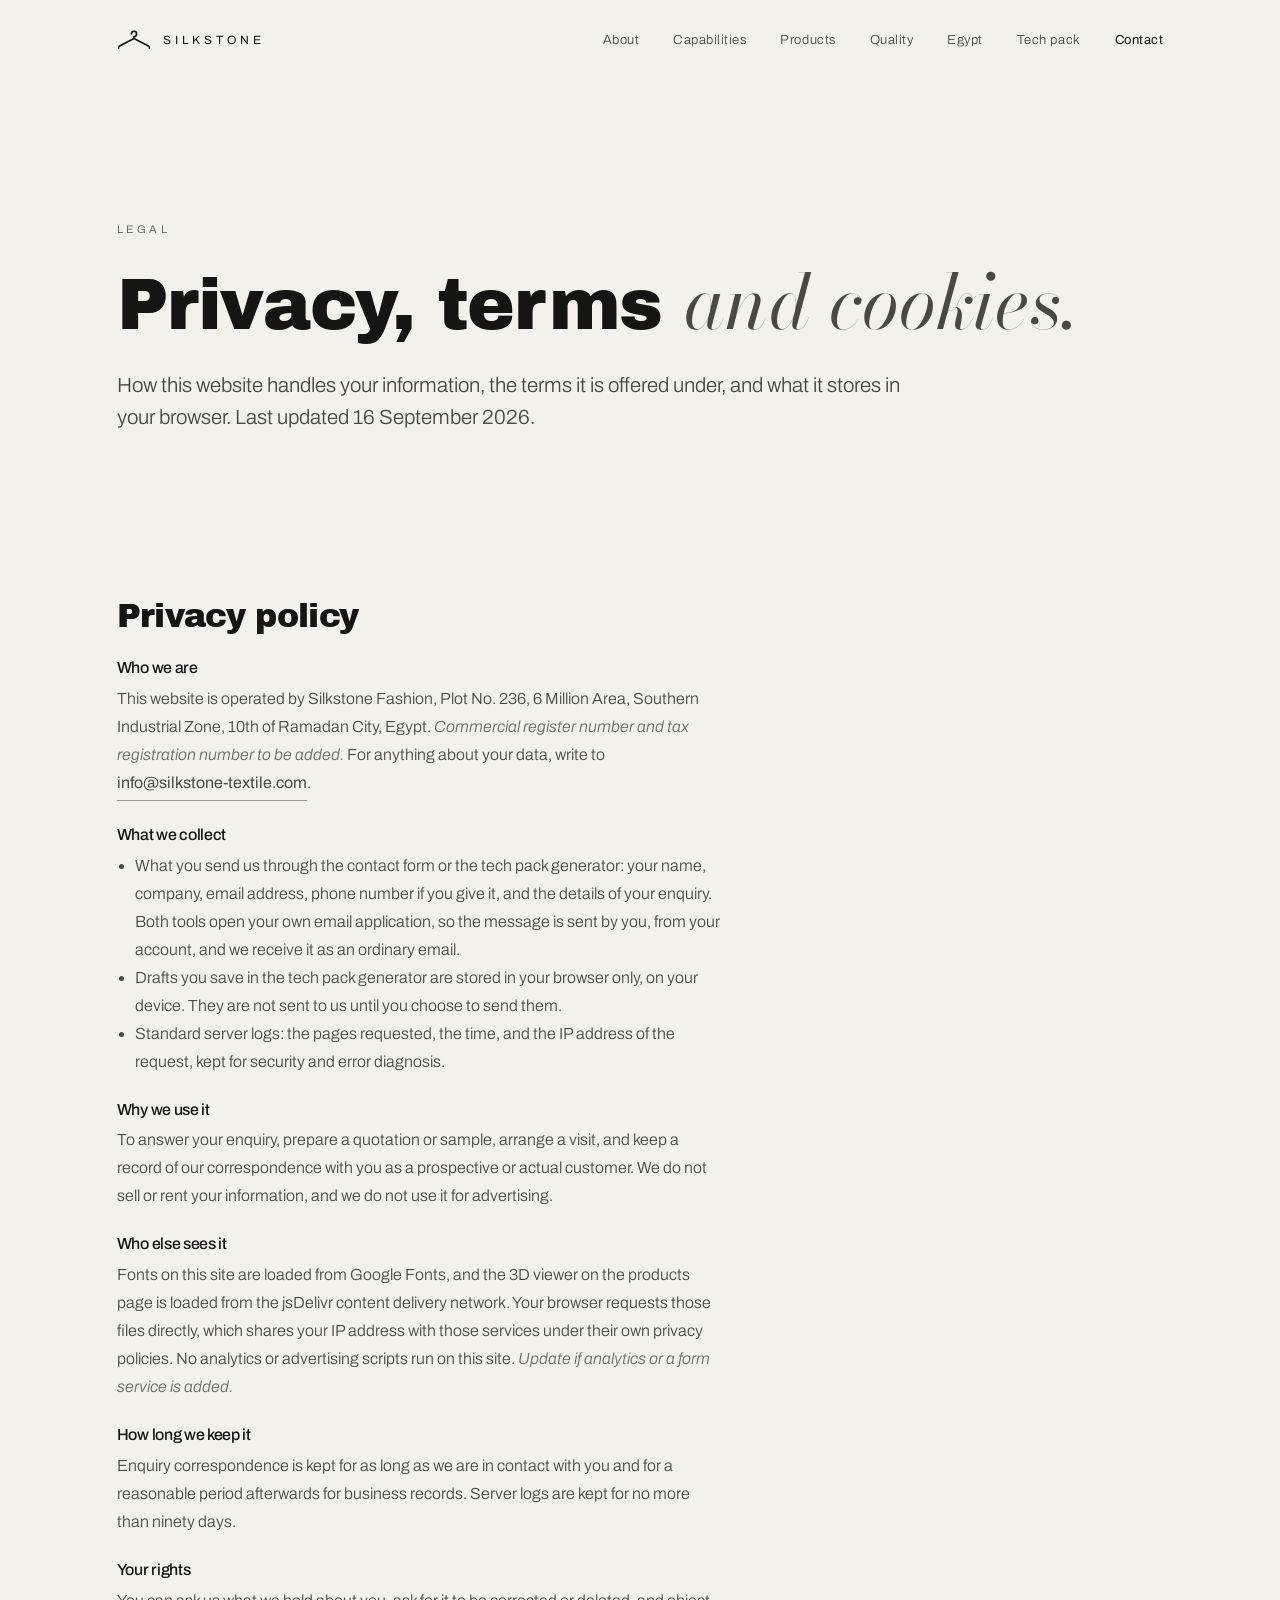
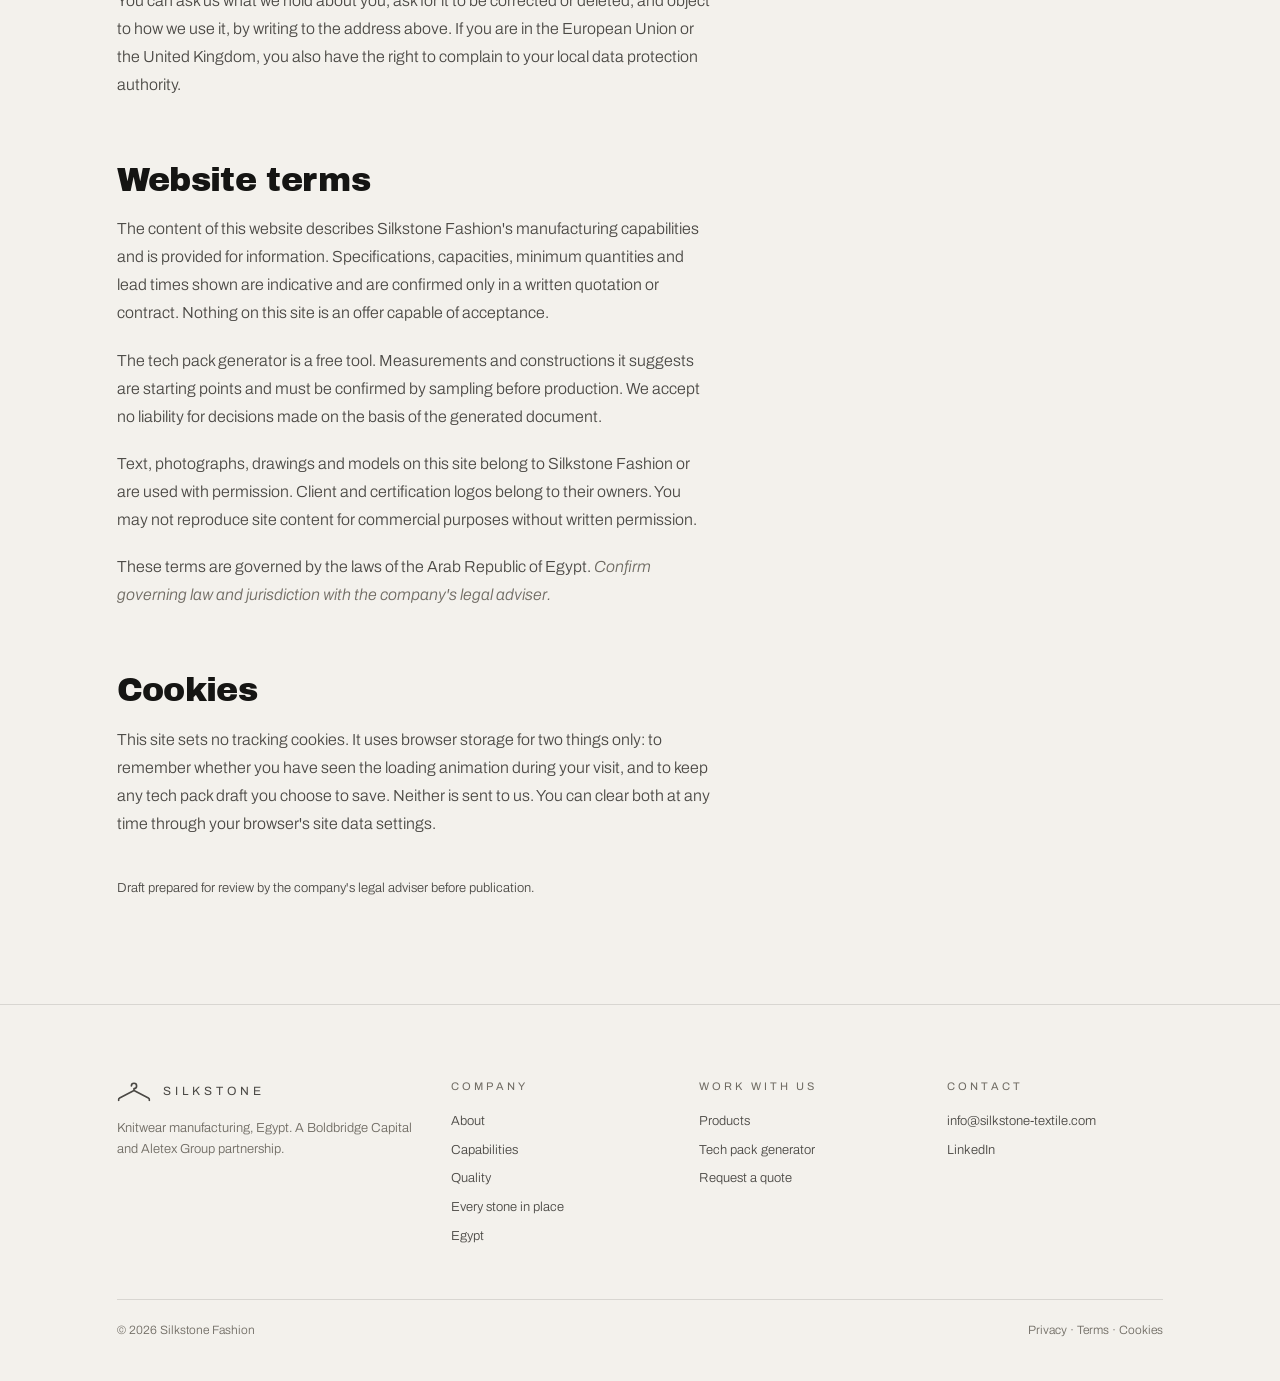
<file: legal.html>
<!DOCTYPE html>
<html lang="en">
<head>
<meta charset="UTF-8">
<meta name="viewport" content="width=device-width, initial-scale=1.0">
<title>Privacy, terms and cookies · Silkstone Fashion</title>
<meta name="description" content="Privacy policy, website terms and cookie notice for silkstone-textile.com, the website of Silkstone Fashion, Egypt.">
<link rel="canonical" href="https://silkstone-textile.com/legal.html">
<link rel="icon" href="assets/logos/favicon.svg" type="image/svg+xml">
<link rel="preconnect" href="https://fonts.googleapis.com">
<link rel="preconnect" href="https://fonts.gstatic.com" crossorigin>
<link href="https://fonts.googleapis.com/css2?family=Archivo+Black&family=Archivo:wght@300;400;500&family=Bodoni+Moda:ital,opsz,wght@1,6..96,400;1,6..96,500&display=swap" rel="stylesheet">
<link rel="stylesheet" href="assets/styles.css?v=23">
<style>.legal h2{font-size:clamp(24px,2.6vw,34px);margin:64px 0 18px;scroll-margin-top:110px}.legal h3{font-family:var(--font);font-weight:500;font-size:16px;margin:26px 0 8px}.legal p,.legal li{max-width:66ch;color:var(--graphite)}.legal ul{padding-left:18px;list-style:disc}.legal .todo{color:var(--ash);font-style:italic}</style>
</head>
<body>
<a class="skip" href="#main">Skip to content</a>
<header class="nav"><div class="wrap">
  <a class="brand" href="index.html" aria-label="Silkstone home"><svg viewBox="0 0 104 62" aria-hidden="true"><path d="M44 12 A8 8 0 1 1 52 20 L52 26 L96 49 Q100 51 99 56 M52 26 L8 49 Q4 51 5 56"/></svg>SILKSTONE</a>
  <nav class="nav-links"><a href="about.html">About</a><a href="capabilities.html">Capabilities</a><a href="products.html">Products</a><a href="quality.html">Quality</a><a href="egypt.html">Egypt</a><a href="techpack.html">Tech pack</a><a class="nav-cta" href="contact.html">Contact</a></nav>
  <button class="burger" aria-label="Menu" aria-expanded="false"><span></span><span></span><span></span></button>
</div></header>
<div class="menu"><a href="index.html">Home</a><a href="about.html">About</a><a href="capabilities.html">Capabilities</a><a href="products.html">Products</a><a href="quality.html">Quality</a><a href="traced-order.html">Every stone in place</a><a href="egypt.html">Egypt</a><a href="techpack.html">Tech pack generator</a><a href="contact.html">Contact</a></div>

<main id="main" class="legal">
<section class="pagehead"><div class="wrap">
  <span class="label">Legal</span>
  <h1>Privacy, terms <em>and cookies.</em></h1>
  <p class="lead">How this website handles your information, the terms it is offered under, and what it stores in your browser. Last updated 16 September 2026.</p>
</div></section>

<section class="tight" style="padding-top:0"><div class="wrap">
  <h2 id="privacy">Privacy policy</h2>
  <h3>Who we are</h3>
  <p>This website is operated by Silkstone Fashion, Plot No. 236, 6 Million Area, Southern Industrial Zone, 10th of Ramadan City, Egypt. <span class="todo">Commercial register number and tax registration number to be added.</span> For anything about your data, write to <a class="link" href="mailto:info@silkstone-textile.com">info@silkstone-textile.com</a>.</p>
  <h3>What we collect</h3>
  <ul>
    <li>What you send us through the contact form or the tech pack generator: your name, company, email address, phone number if you give it, and the details of your enquiry. Both tools open your own email application, so the message is sent by you, from your account, and we receive it as an ordinary email.</li>
    <li>Drafts you save in the tech pack generator are stored in your browser only, on your device. They are not sent to us until you choose to send them.</li>
    <li>Standard server logs: the pages requested, the time, and the IP address of the request, kept for security and error diagnosis.</li>
  </ul>
  <h3>Why we use it</h3>
  <p>To answer your enquiry, prepare a quotation or sample, arrange a visit, and keep a record of our correspondence with you as a prospective or actual customer. We do not sell or rent your information, and we do not use it for advertising.</p>
  <h3>Who else sees it</h3>
  <p>Fonts on this site are loaded from Google Fonts, and the 3D viewer on the products page is loaded from the jsDelivr content delivery network. Your browser requests those files directly, which shares your IP address with those services under their own privacy policies. No analytics or advertising scripts run on this site. <span class="todo">Update if analytics or a form service is added.</span></p>
  <h3>How long we keep it</h3>
  <p>Enquiry correspondence is kept for as long as we are in contact with you and for a reasonable period afterwards for business records. Server logs are kept for no more than ninety days.</p>
  <h3>Your rights</h3>
  <p>You can ask us what we hold about you, ask for it to be corrected or deleted, and object to how we use it, by writing to the address above. If you are in the European Union or the United Kingdom, you also have the right to complain to your local data protection authority.</p>

  <h2 id="terms">Website terms</h2>
  <p>The content of this website describes Silkstone Fashion's manufacturing capabilities and is provided for information. Specifications, capacities, minimum quantities and lead times shown are indicative and are confirmed only in a written quotation or contract. Nothing on this site is an offer capable of acceptance.</p>
  <p>The tech pack generator is a free tool. Measurements and constructions it suggests are starting points and must be confirmed by sampling before production. We accept no liability for decisions made on the basis of the generated document.</p>
  <p>Text, photographs, drawings and models on this site belong to Silkstone Fashion or are used with permission. Client and certification logos belong to their owners. You may not reproduce site content for commercial purposes without written permission.</p>
  <p>These terms are governed by the laws of the Arab Republic of Egypt. <span class="todo">Confirm governing law and jurisdiction with the company's legal adviser.</span></p>

  <h2 id="cookies">Cookies</h2>
  <p>This site sets no tracking cookies. It uses browser storage for two things only: to remember whether you have seen the loading animation during your visit, and to keep any tech pack draft you choose to save. Neither is sent to us. You can clear both at any time through your browser's site data settings.</p>
  <p class="small" style="margin-top:40px">Draft prepared for review by the company's legal adviser before publication.</p>
</div></section>
</main>

<footer><div class="wrap">
  <div class="cols">
    <div><div class="brand"><svg viewBox="0 0 104 62" aria-hidden="true"><path d="M44 12 A8 8 0 1 1 52 20 L52 26 L96 49 Q100 51 99 56 M52 26 L8 49 Q4 51 5 56"/></svg>SILKSTONE</div><p class="small" style="margin-top:16px">Knitwear manufacturing, Egypt. A Boldbridge Capital and Aletex Group partnership.</p></div>
    <div><h3>Company</h3><a href="about.html">About</a><a href="capabilities.html">Capabilities</a><a href="quality.html">Quality</a><a href="traced-order.html">Every stone in place</a><a href="egypt.html">Egypt</a></div>
    <div><h3>Work with us</h3><a href="products.html">Products</a><a href="techpack.html">Tech pack generator</a><a href="contact.html">Request a quote</a></div>
    <div><h3>Contact</h3><a href="mailto:info@silkstone-textile.com">info@silkstone-textile.com</a><a href="https://www.linkedin.com/company/silkstone-fashion/" target="_blank" rel="noopener">LinkedIn</a></div>
  </div>
  <div class="bottom"><span>© 2026 Silkstone Fashion</span><span><a href="legal.html#privacy">Privacy</a> · <a href="legal.html#terms">Terms</a> · <a href="legal.html#cookies">Cookies</a></span></div>
</div></footer>
<script src="assets/site.js?v=22"></script>
</body>
</html>
</file>
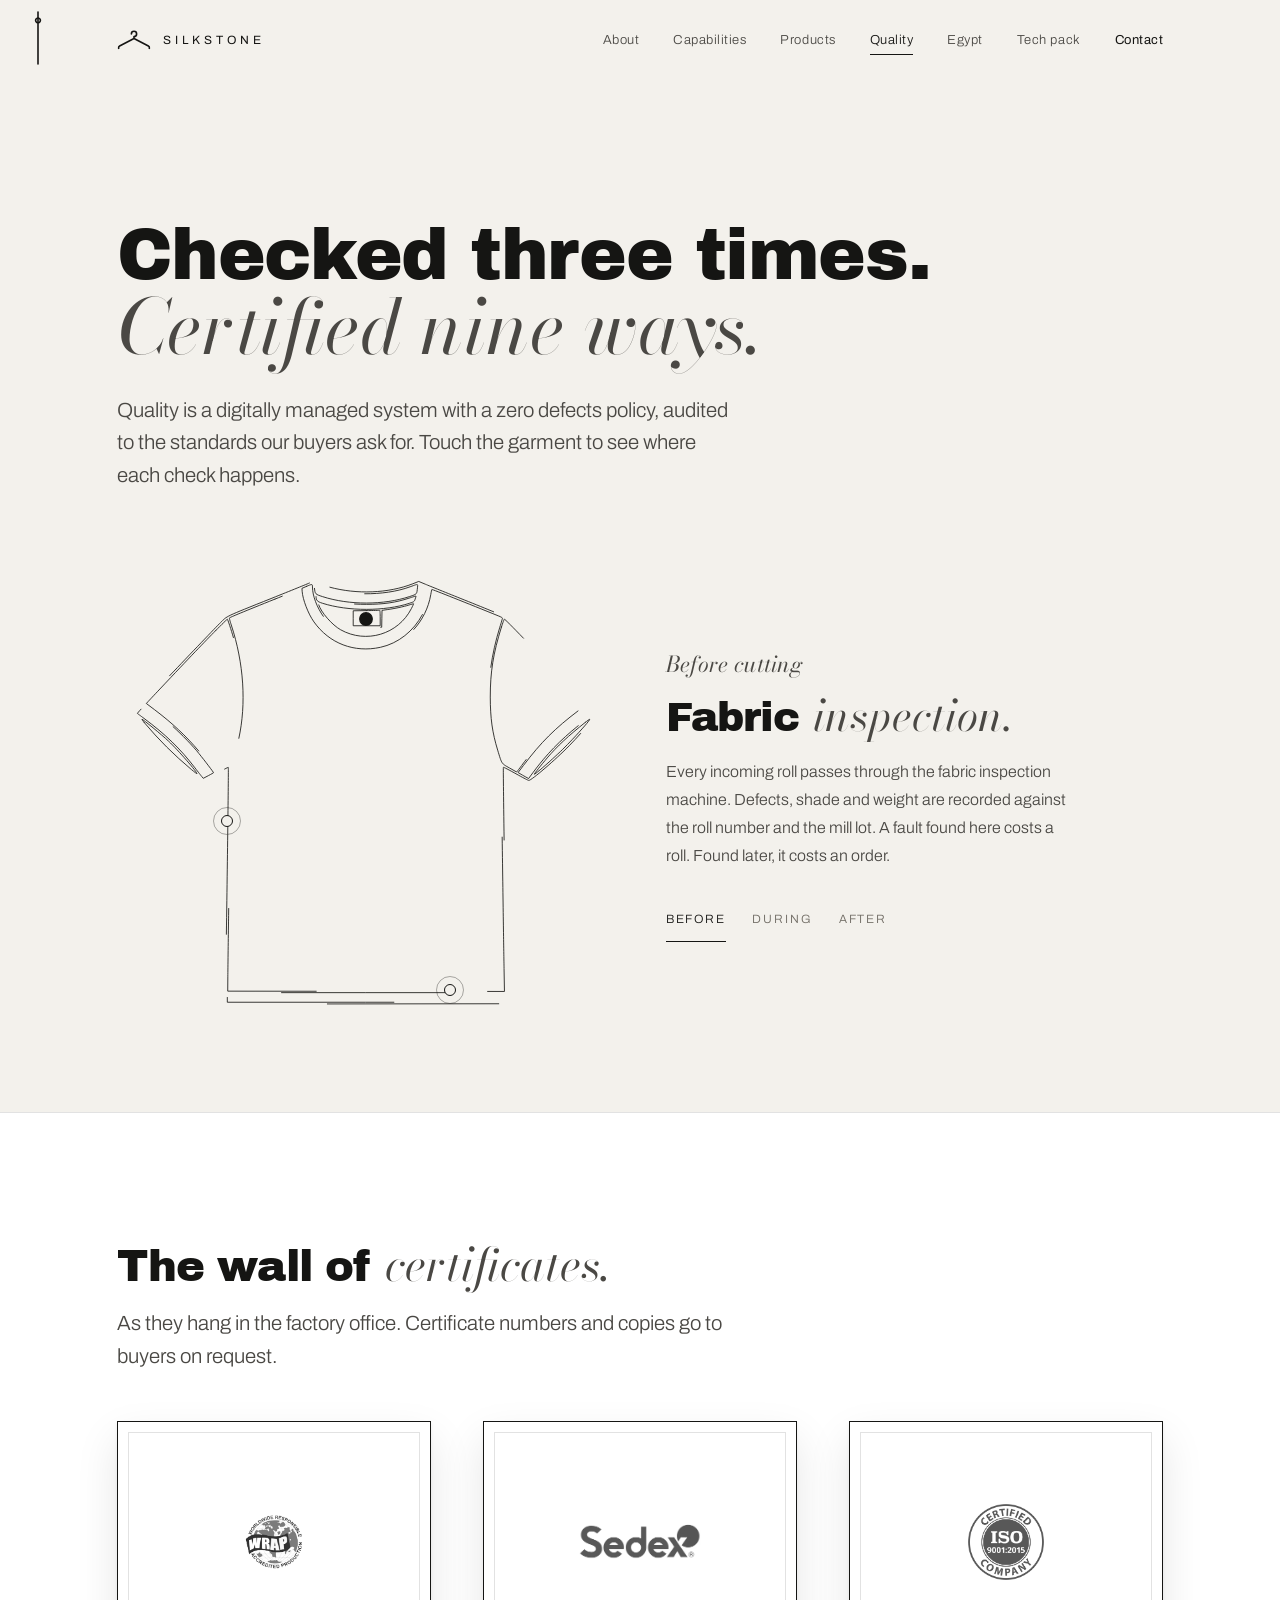
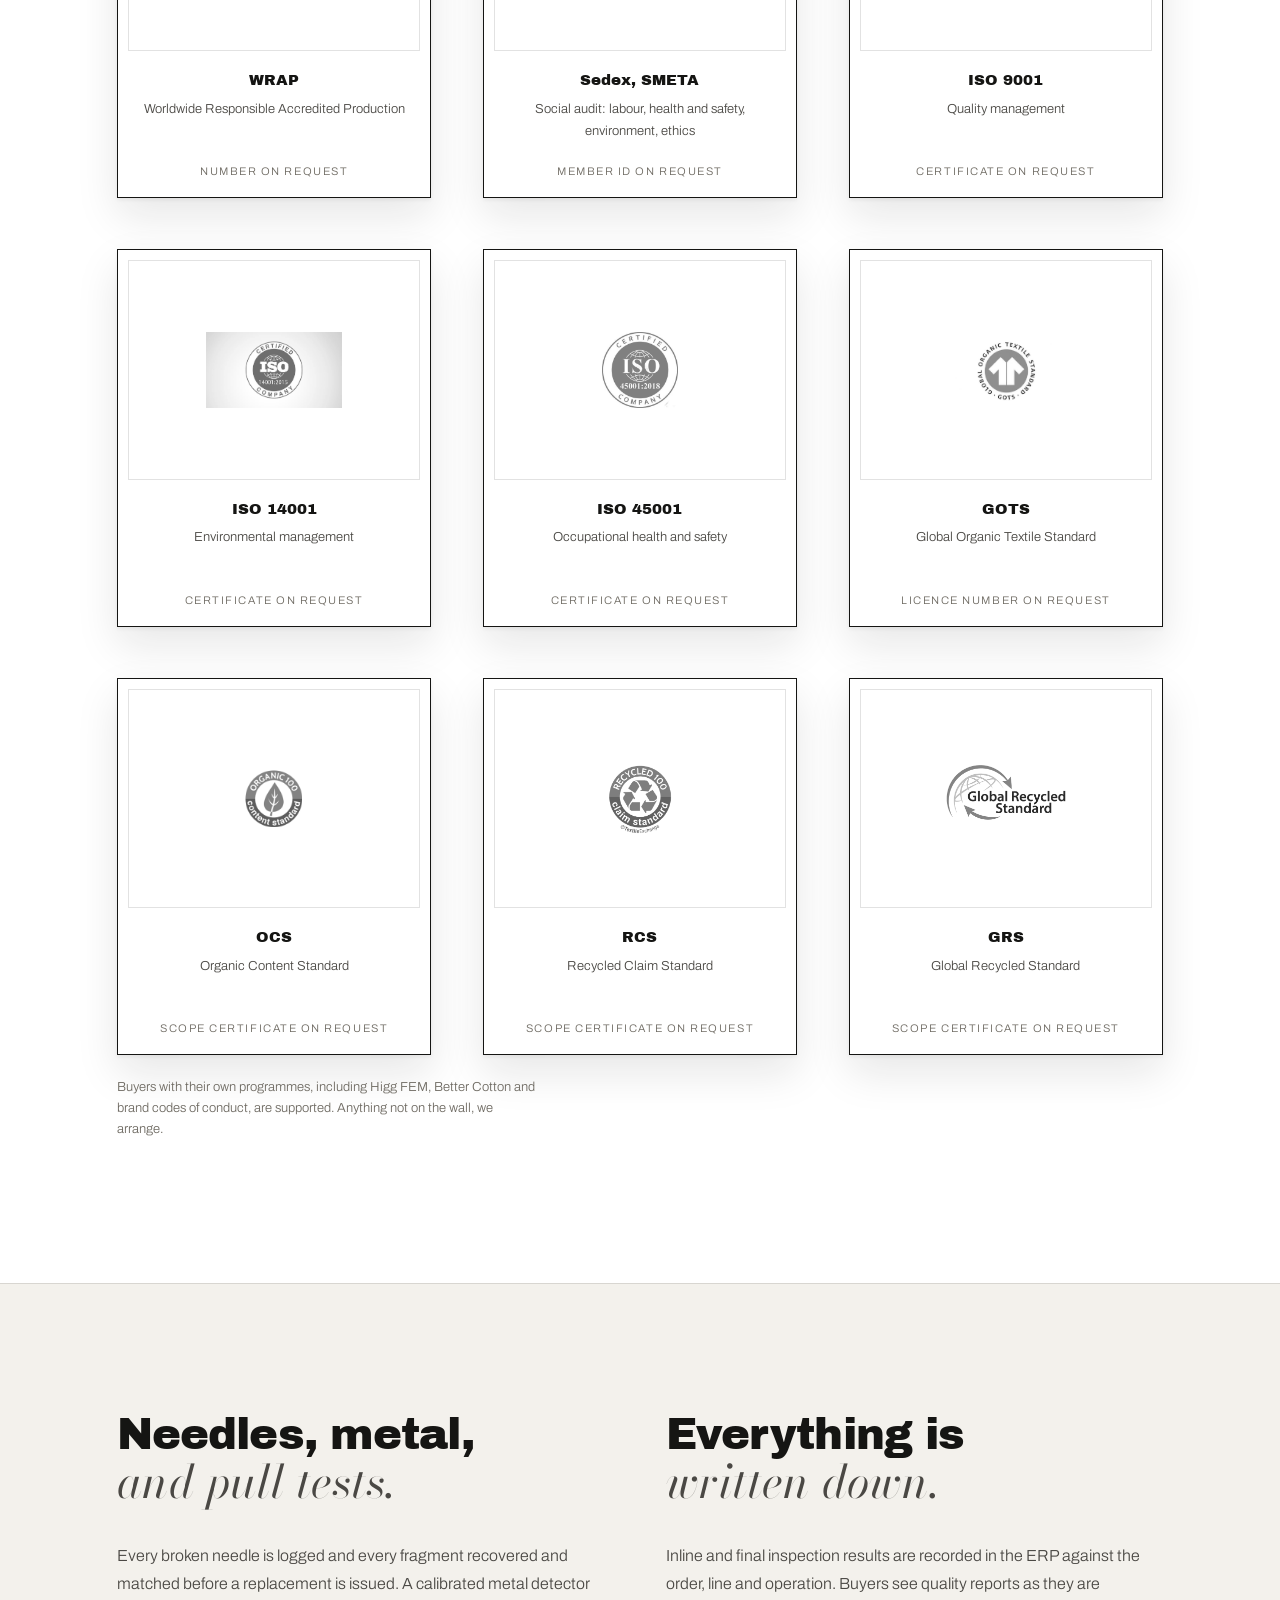
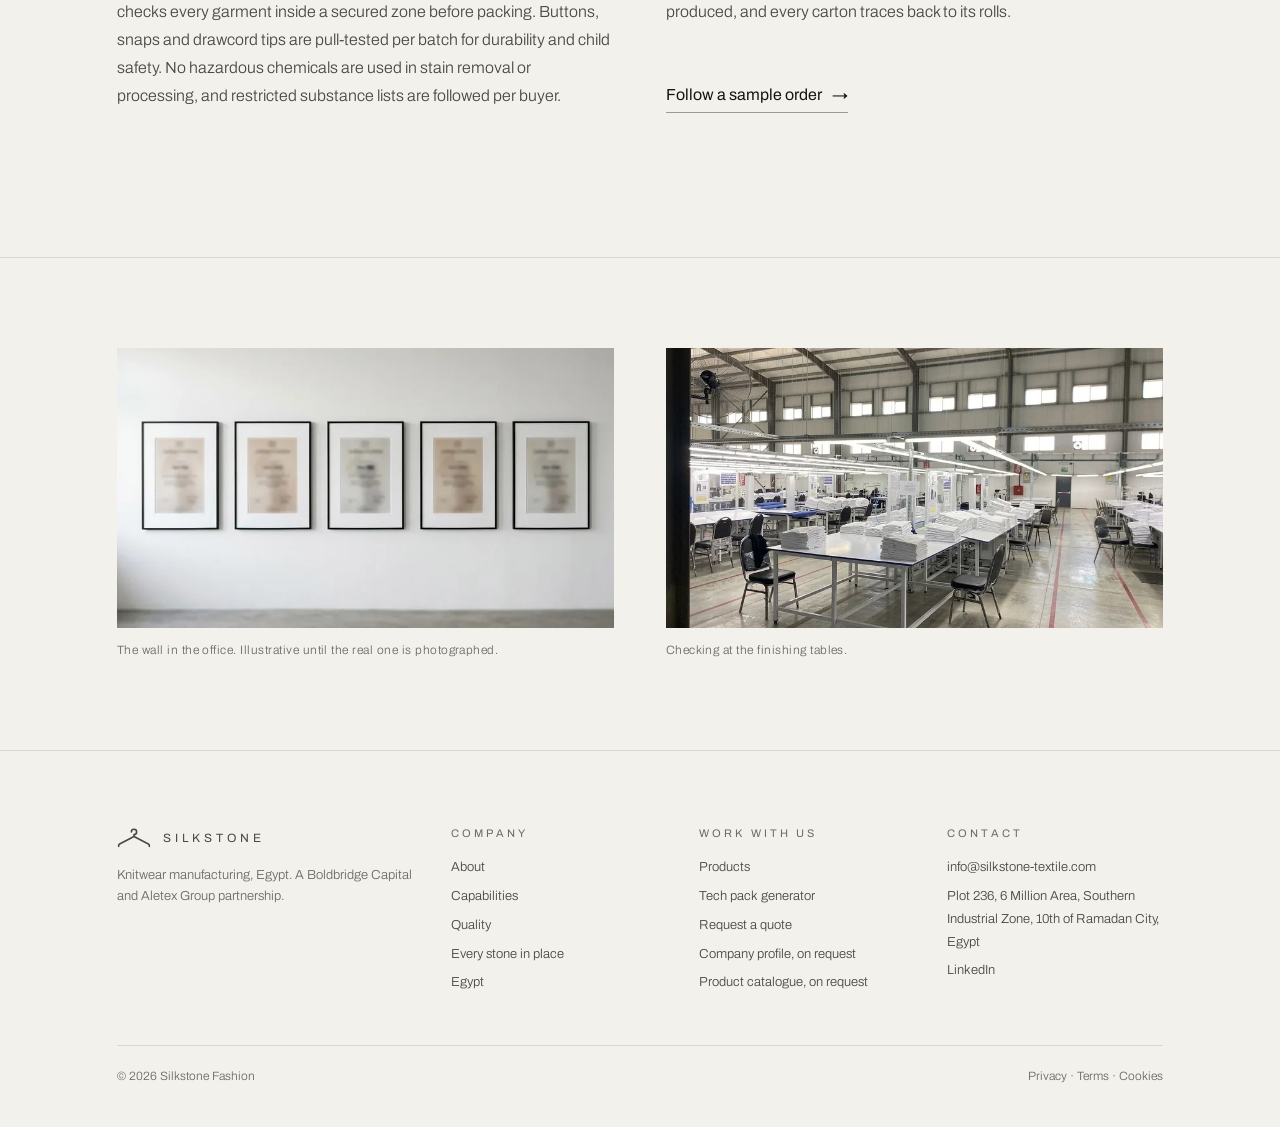
<file: quality.html>
<!DOCTYPE html>
<html lang="en">
<head>
<meta charset="UTF-8">
<meta name="viewport" content="width=device-width, initial-scale=1.0">
<title>Quality and certificates · Silkstone Fashion</title>
<meta name="description" content="Three quality checkpoints, metal detection, needle control and a zero defects policy. WRAP, Sedex SMETA, ISO 9001, ISO 14001, ISO 45001, GOTS, OCS, RCS and GRS.">
<link rel="canonical" href="https://silkstone-textile.com/quality.html">
<link rel="icon" href="assets/logos/favicon.svg" type="image/svg+xml">
<link rel="preconnect" href="https://fonts.googleapis.com">
<link rel="preconnect" href="https://fonts.gstatic.com" crossorigin>
<link href="https://fonts.googleapis.com/css2?family=Archivo+Black&family=Archivo:wght@300;400;500&family=Bodoni+Moda:ital,opsz,wght@1,6..96,400;1,6..96,500&display=swap" rel="stylesheet">
<link rel="stylesheet" href="assets/styles.css?v=23">
</head>
<body>
<a class="skip" href="#main">Skip to content</a>
<header class="nav"><div class="wrap">
  <a class="brand" href="index.html" aria-label="Silkstone home"><svg viewBox="0 0 104 62" aria-hidden="true"><path d="M44 12 A8 8 0 1 1 52 20 L52 26 L96 49 Q100 51 99 56 M52 26 L8 49 Q4 51 5 56"/></svg>SILKSTONE</a>
  <nav class="nav-links"><a href="about.html">About</a><a href="capabilities.html">Capabilities</a><a href="products.html">Products</a><a href="quality.html">Quality</a><a href="egypt.html">Egypt</a><a href="techpack.html">Tech pack</a><a class="nav-cta" href="contact.html">Contact</a></nav>
  <button class="burger" aria-label="Menu" aria-expanded="false"><span></span><span></span><span></span></button>
</div></header>
<div class="menu"><a href="index.html">Home</a><a href="about.html">About</a><a href="capabilities.html">Capabilities</a><a href="products.html">Products</a><a href="quality.html">Quality</a><a href="traced-order.html">Every stone in place</a><a href="egypt.html">Egypt</a><a href="techpack.html">Tech pack generator</a><a href="contact.html">Contact</a></div>

<div class="needle-rail" aria-hidden="true"><svg viewBox="0 0 24 1000" preserveAspectRatio="none" class="needle-thread"><path d="M12 0 V1000"/></svg><svg viewBox="0 0 24 60" class="needle"><path d="M12 2 v52"/><path d="M12 8 a2.4 2.4 0 1 0 0.01 0"/></svg></div>

<main id="main">
<section class="pagehead short"><div class="wrap">
  <h1>Checked three times. <em>Certified nine ways.</em></h1>
  <p class="lead">Quality is a digitally managed system with a zero defects policy, audited to the standards our buyers ask for. Touch the garment to see where each check happens.</p>
</div></section>

<section class="tight" style="padding-top:0"><div class="wrap">
  <div class="qwrap">
    <div class="qgarment pstage">
      <figure aria-hidden="true"><i class="anchor"></i><svg class="traced" viewBox="285 0 830 764" data-draw="assets/draw/tshirt-flat.svg"></svg></figure>
      <button class="qspot" data-q="before" style="left:50.0%;top:12.0%" aria-label="Before cutting: fabric inspection"><i></i></button>
      <button class="qspot" data-q="during" style="left:22.2%;top:56.0%" aria-label="During sewing: in-line inspection"><i></i></button>
      <button class="qspot" data-q="after" style="left:66.9%;top:93.0%" aria-label="After packing: final inspection and metal detection"><i></i></button>
    </div>
    <div class="qnotes">
      <div class="qnote on" data-q="before"><span class="qwhen">Before cutting</span><h2>Fabric <em>inspection.</em></h2><p>Every incoming roll passes through the fabric inspection machine. Defects, shade and weight are recorded against the roll number and the mill lot. A fault found here costs a roll. Found later, it costs an order.</p></div>
      <div class="qnote" data-q="during"><span class="qwhen">During sewing</span><h2>In-line <em>inspection.</em></h2><p>Checks run inside each line while the garment is built, recorded by operation with the inspector's name and the corrective action. A fault is caught at the operation causing it, not at the end of the run.</p></div>
      <div class="qnote" data-q="after"><span class="qwhen">After packing</span><h2>Final inspection and <em>metal detection.</em></h2><p>Finished garments are inspected to the buyer's AQL, then every piece passes a calibrated metal detector inside a secured zone before the carton is sealed and scanned.</p></div>
      <div class="qtabs" role="tablist"><button class="on" data-q="before" role="tab">Before</button><button data-q="during" role="tab">During</button><button data-q="after" role="tab">After</button></div>
    </div>
  </div>
</div></section>

<section class="rule white"><div class="wrap">
  <h2>The wall of <em>certificates.</em></h2>
  <p class="lead" style="margin-top:18px">As they hang in the factory office. Certificate numbers and copies go to buyers on request.</p>
  <div class="frames">
    <div class="frame rv"><div class="mat"><img src="assets/logos/wrap.webp" alt="WRAP"></div><b>WRAP</b><span>Worldwide Responsible Accredited Production</span><small>Number on request</small></div>
    <div class="frame rv"><div class="mat"><img src="assets/logos/sedex.webp" alt="Sedex"></div><b>Sedex, SMETA</b><span>Social audit: labour, health and safety, environment, ethics</span><small>Member ID on request</small></div>
    <div class="frame rv"><div class="mat"><img src="assets/logos/iso9001.webp" alt="ISO 9001"></div><b>ISO 9001</b><span>Quality management</span><small>Certificate on request</small></div>
    <div class="frame rv"><div class="mat"><img src="assets/logos/iso14001.jpg" alt="ISO 14001"></div><b>ISO 14001</b><span>Environmental management</span><small>Certificate on request</small></div>
    <div class="frame rv"><div class="mat"><img src="assets/logos/iso45001.jpg" alt="ISO 45001"></div><b>ISO 45001</b><span>Occupational health and safety</span><small>Certificate on request</small></div>
    <div class="frame rv"><div class="mat"><img src="assets/logos/gots.jpg" alt="GOTS"></div><b>GOTS</b><span>Global Organic Textile Standard</span><small>Licence number on request</small></div>
    <div class="frame rv"><div class="mat"><img src="assets/logos/ocs.png" alt="OCS"></div><b>OCS</b><span>Organic Content Standard</span><small>Scope certificate on request</small></div>
    <div class="frame rv"><div class="mat"><img src="assets/logos/rcs.webp" alt="RCS"></div><b>RCS</b><span>Recycled Claim Standard</span><small>Scope certificate on request</small></div>
    <div class="frame rv"><div class="mat"><img src="assets/logos/grs.png" alt="GRS"></div><b>GRS</b><span>Global Recycled Standard</span><small>Scope certificate on request</small></div>
  </div>
  <p class="small" style="margin-top:22px">Buyers with their own programmes, including Higg FEM, Better Cotton and brand codes of conduct, are supported. Anything not on the wall, we arrange.</p>
</div></section>

<section class="rule"><div class="wrap two">
  <div class="rv stack">
    <h2>Needles, metal, <em>and pull tests.</em></h2>
    <p class="muted">Every broken needle is logged and every fragment recovered and matched before a replacement is issued. A calibrated metal detector checks every garment inside a secured zone before packing. Buttons, snaps and drawcord tips are pull-tested per batch for durability and child safety. No hazardous chemicals are used in stain removal or processing, and restricted substance lists are followed per buyer.</p>
  </div>
  <div class="rv stack">
    <h2>Everything is <em>written down.</em></h2>
    <p class="muted">Inline and final inspection results are recorded in the ERP against the order, line and operation. Buyers see quality reports as they are produced, and every carton traces back to its rolls.</p>
    <a class="link arrow" href="traced-order.html"><span>Follow a sample order</span><i aria-hidden="true"><b>→</b><b>→</b></i></a>
  </div>
</div></section>

<section class="rule tight"><div class="wrap two">
  <figure class="fig match rv"><img src="assets/img/certificates-wall-1400.webp" srcset="assets/img/certificates-wall-800.webp 800w, assets/img/certificates-wall-1400.webp 1400w" sizes="(max-width:900px) 100vw, 50vw" alt="Framed certificates in a row on a white wall" width="1408" height="768" loading="lazy"><figcaption>The wall in the office. Illustrative until the real one is photographed.</figcaption></figure>
  <figure class="fig match rv"><img src="assets/img/photo-floor-inspection-1400.webp" srcset="assets/img/photo-floor-inspection-800.webp 800w, assets/img/photo-floor-inspection-1400.webp 1400w" sizes="(max-width:900px) 100vw, 50vw" alt="Garments checked on the finishing tables" width="1365" height="768" loading="lazy"><figcaption>Checking at the finishing tables.</figcaption></figure>
</div></section>
</main>

<footer><div class="wrap">
  <div class="cols">
    <div><div class="brand"><svg viewBox="0 0 104 62" aria-hidden="true"><path d="M44 12 A8 8 0 1 1 52 20 L52 26 L96 49 Q100 51 99 56 M52 26 L8 49 Q4 51 5 56"/></svg>SILKSTONE</div><p class="small" style="margin-top:16px">Knitwear manufacturing, Egypt. A Boldbridge Capital and Aletex Group partnership.</p></div>
    <div><h3>Company</h3><a href="about.html">About</a><a href="capabilities.html">Capabilities</a><a href="quality.html">Quality</a><a href="traced-order.html">Every stone in place</a><a href="egypt.html">Egypt</a></div>
    <div><h3>Work with us</h3><a href="products.html">Products</a><a href="techpack.html">Tech pack generator</a><a href="contact.html">Request a quote</a><a href="contact.html">Company profile, on request</a><a href="contact.html">Product catalogue, on request</a></div>
    <div><h3>Contact</h3><a href="mailto:info@silkstone-textile.com">info@silkstone-textile.com</a><a href="contact.html">Plot 236, 6 Million Area, Southern Industrial Zone, 10th of Ramadan City, Egypt</a><a href="https://www.linkedin.com/company/silkstone-fashion/" target="_blank" rel="noopener">LinkedIn</a></div>
  </div>
  <div class="bottom"><span>© 2026 Silkstone Fashion</span><span><a href="legal.html#privacy">Privacy</a> · <a href="legal.html#terms">Terms</a> · <a href="legal.html#cookies">Cookies</a></span></div>
</div></footer>
<script src="assets/site.js?v=22"></script>
<script src="assets/process.js?v=22"></script>
<script>
(function(){
  var spots=document.querySelectorAll('.qspot'), tabs=document.querySelectorAll('.qtabs button'), notes=document.querySelectorAll('.qnote');
  function on(q){ spots.forEach(function(s){ s.classList.toggle('on', s.dataset.q===q); }); tabs.forEach(function(t){ t.classList.toggle('on', t.dataset.q===q); t.setAttribute('aria-selected', t.dataset.q===q?'true':'false'); }); notes.forEach(function(n){ n.classList.toggle('on', n.dataset.q===q); }); }
  spots.forEach(function(s){ s.addEventListener('click', function(){ on(s.dataset.q); }); s.addEventListener('mouseenter', function(){ on(s.dataset.q); }); });
  tabs.forEach(function(t){ t.addEventListener('click', function(){ on(t.dataset.q); }); });
  on('before');
})();
</script>
</body>
</html>
</file>
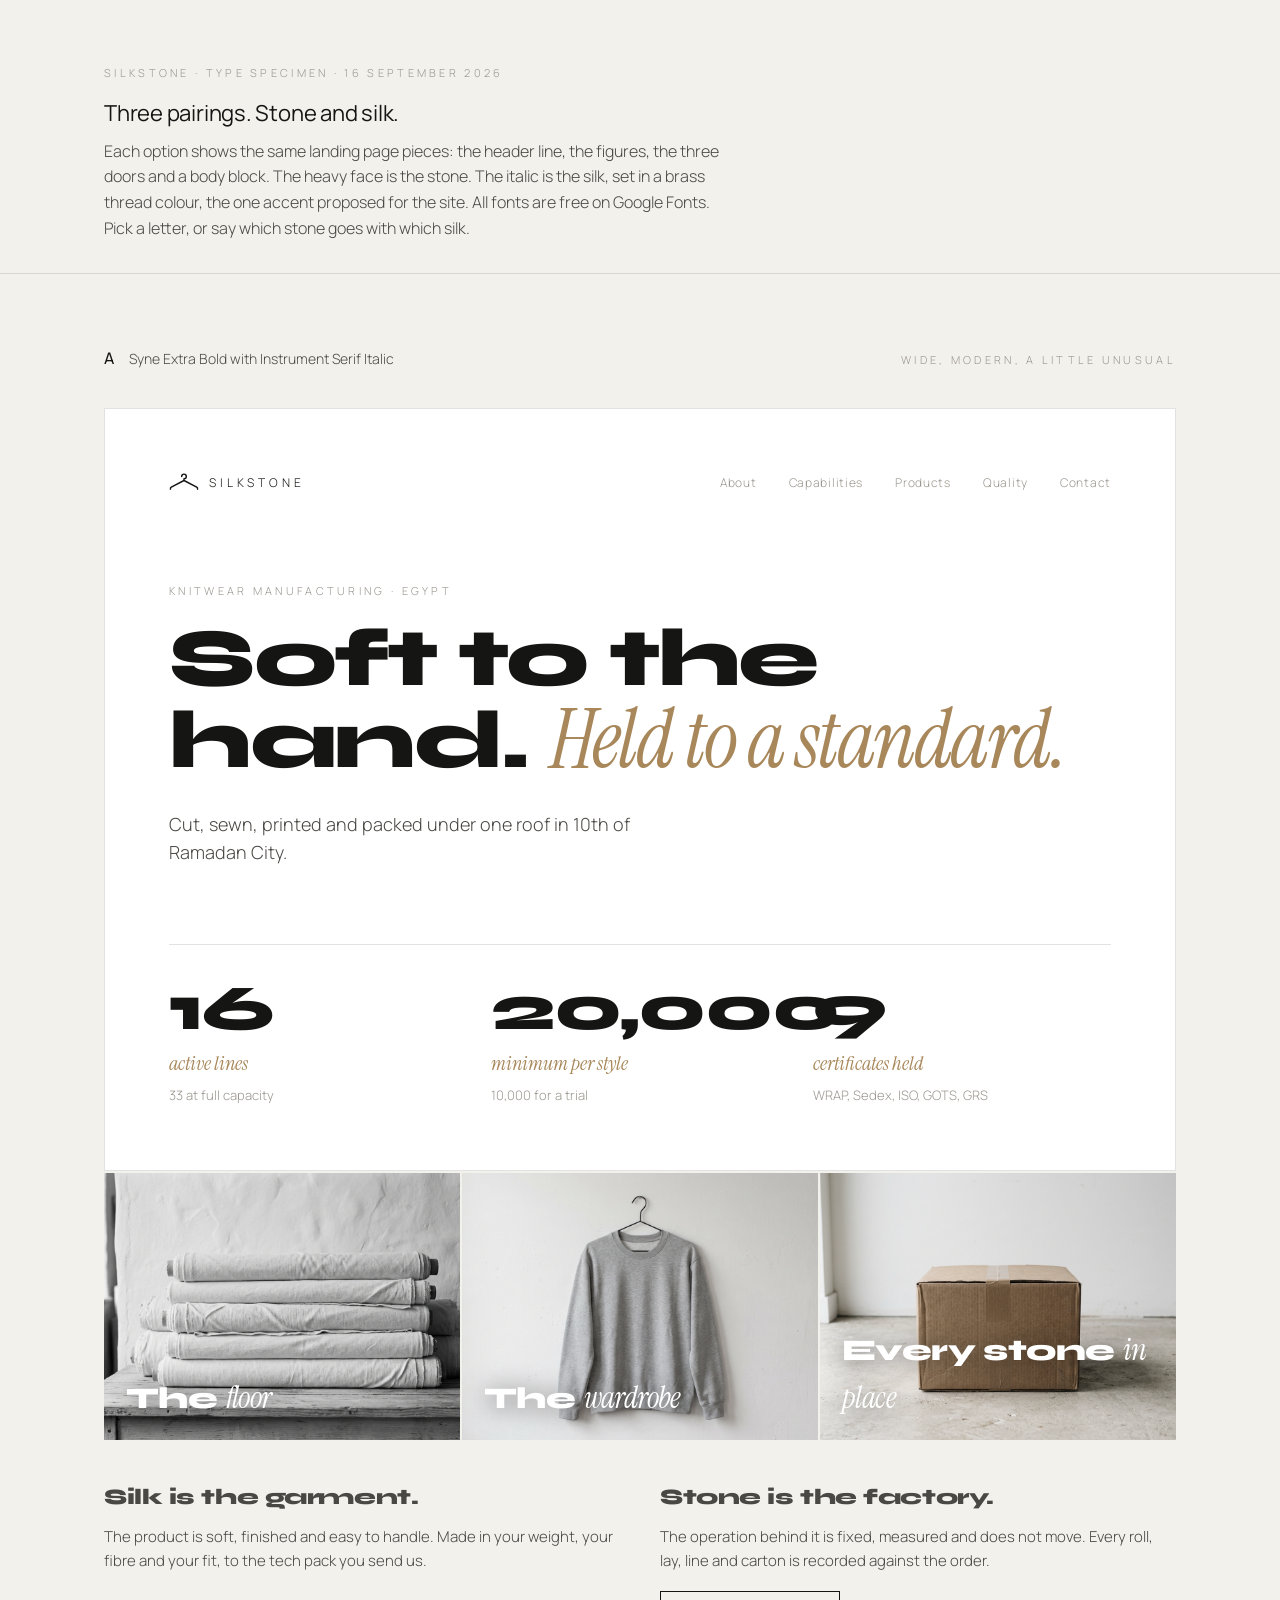
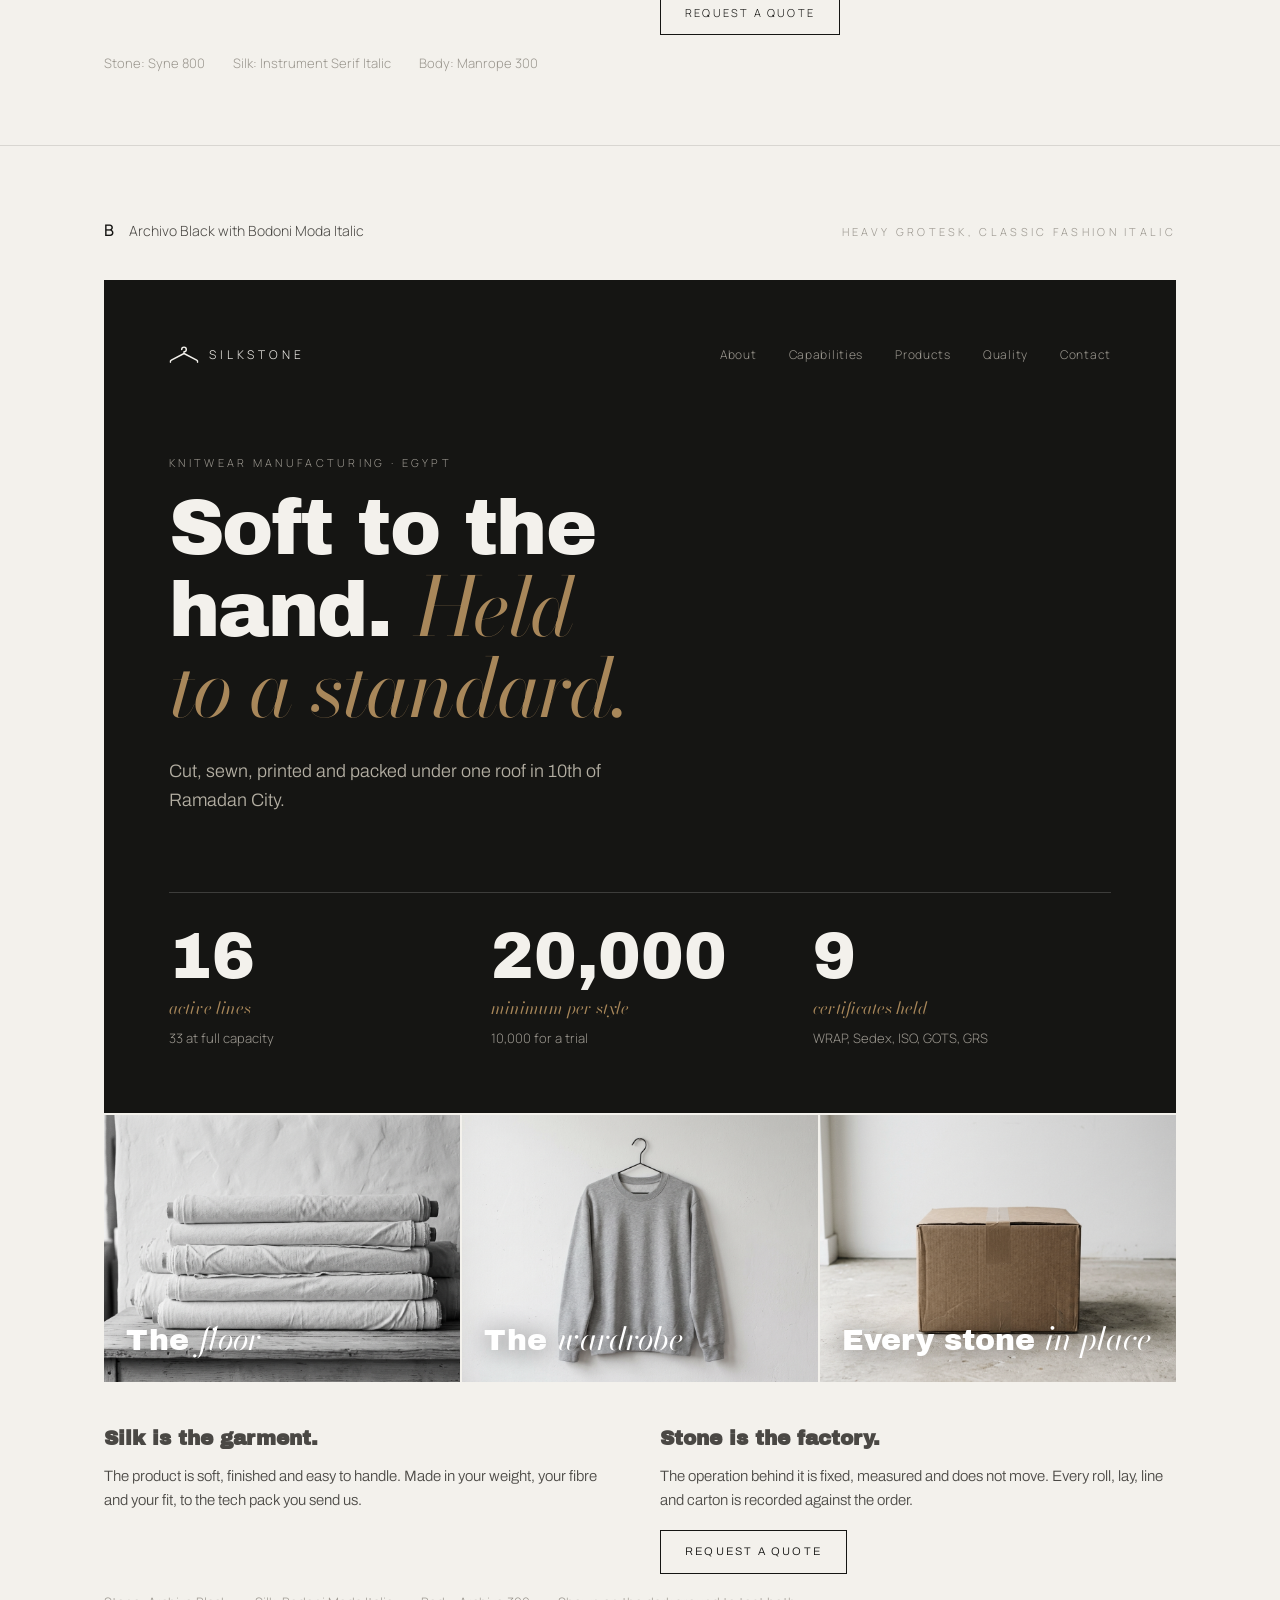
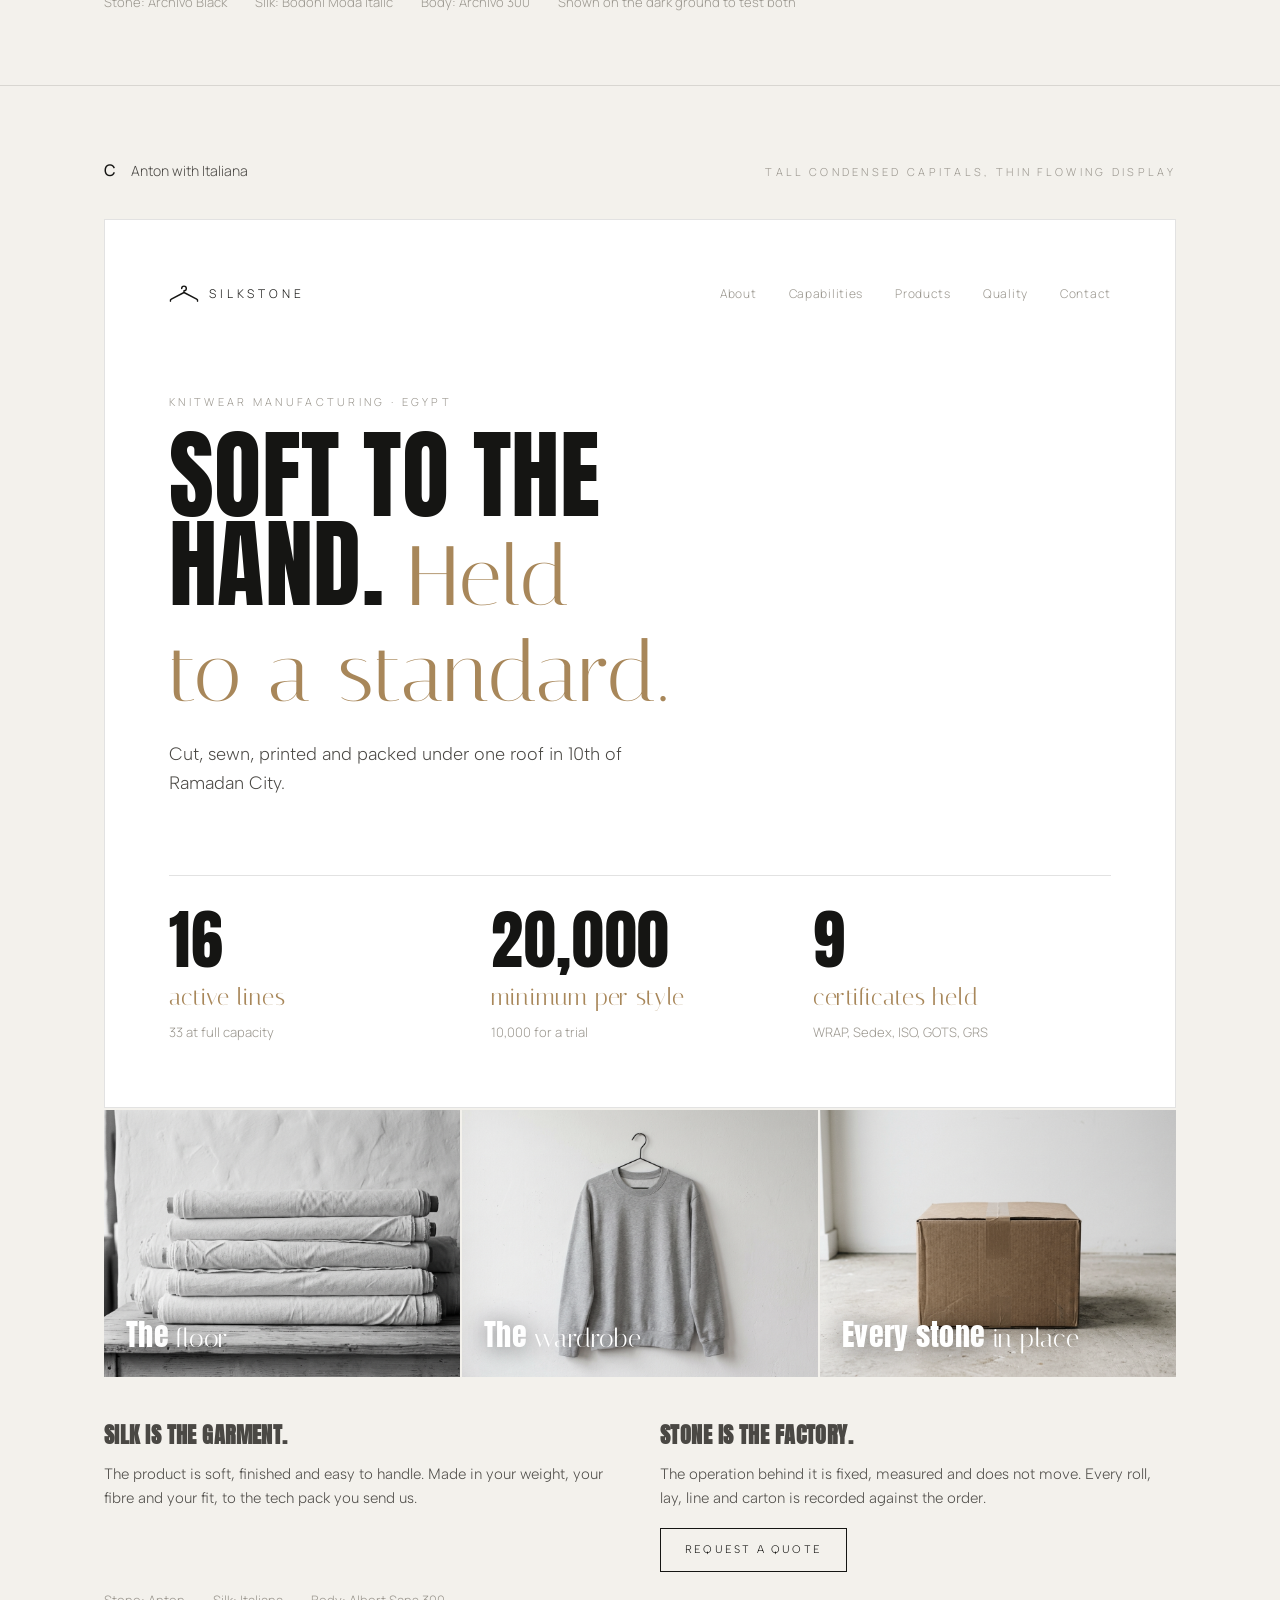
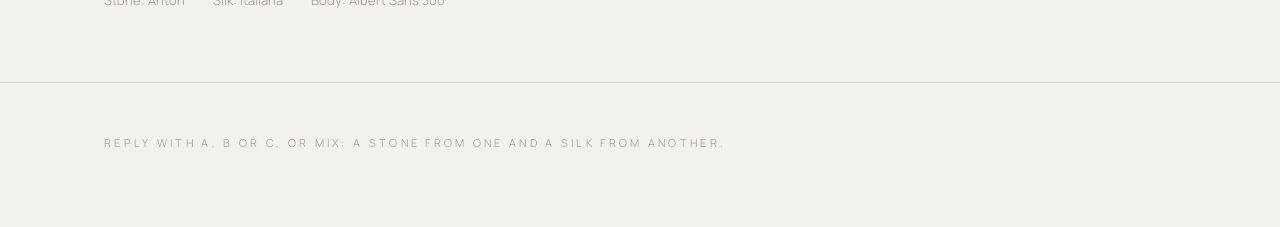
<file: specimen.html>
<!DOCTYPE html>
<html lang="en">
<head>
<meta charset="UTF-8">
<meta name="viewport" content="width=device-width, initial-scale=1.0">
<title>Silkstone Type Specimen</title>
<meta name="robots" content="noindex">
<link rel="preconnect" href="https://fonts.googleapis.com">
<link rel="preconnect" href="https://fonts.gstatic.com" crossorigin>
<link href="https://fonts.googleapis.com/css2?family=Syne:wght@400;800&family=Instrument+Serif:ital@0;1&family=Manrope:wght@300;400;500&family=Archivo+Black&family=Archivo:wght@300;400;500&family=Bodoni+Moda:ital,opsz,wght@1,6..96,400;1,6..96,500&family=Anton&family=Italiana&family=Albert+Sans:wght@300;400;500&display=swap" rel="stylesheet">
<style>
:root{--white:#fff;--bone:#F3F1EC;--ash:#9B978F;--graphite:#4A4844;--black:#151513;--line:rgba(21,21,19,.12);--brass:#A8875A}
*{box-sizing:border-box}
body{margin:0;background:var(--bone);color:var(--black);font-family:"Manrope",system-ui,sans-serif;font-weight:300;line-height:1.6}
.wrap{max-width:1200px;margin:0 auto;padding:0 clamp(20px,5vw,72px)}
header{padding:64px 0 32px;border-bottom:1px solid var(--line)}
header h1{font-family:"Manrope";font-weight:400;font-size:22px;margin:0 0 8px;letter-spacing:-.01em}
header p{max-width:62ch;color:var(--graphite);margin:0}
.label{font-size:11px;letter-spacing:.3em;text-transform:uppercase;color:var(--ash)}
.opt{padding:72px 0;border-bottom:1px solid var(--line)}
.opt-head{display:flex;justify-content:space-between;align-items:baseline;gap:24px;flex-wrap:wrap;margin-bottom:36px}
.opt-head .name{font-size:14px;color:var(--graphite)}
.opt-head .name b{font-weight:500;color:var(--black);font-family:"Manrope";font-size:16px;margin-right:12px}
.stage{background:var(--white);border:1px solid var(--line);padding:clamp(28px,5vw,64px);position:relative;overflow:hidden}
.stage.dark{background:var(--black);color:var(--bone);border-color:transparent}
.nav{display:flex;align-items:center;gap:32px;font-size:12px;letter-spacing:.06em;color:var(--ash);margin-bottom:clamp(40px,7vw,96px)}
.nav .brand{margin-right:auto;display:flex;align-items:center;gap:10px;color:var(--black);letter-spacing:.32em;font-size:12px}
.dark .nav .brand{color:var(--bone)}
.nav svg{width:30px;overflow:visible}
.nav svg path{fill:none;stroke:currentColor;stroke-width:5;stroke-linecap:round;stroke-linejoin:round}
.h{margin:0;line-height:.98;letter-spacing:-.01em;max-width:13ch;text-wrap:balance}
.h em{font-style:italic;font-weight:400;color:var(--brass)}
.lead{max-width:44ch;margin:28px 0 0;color:var(--graphite);font-size:18px}
.dark .lead{color:#B4AFA3}
.figs{display:grid;grid-template-columns:repeat(3,minmax(0,1fr));gap:24px;margin-top:clamp(40px,6vw,80px);padding-top:32px;border-top:1px solid var(--line)}
.dark .figs{border-color:rgba(243,241,236,.18)}
.figs b{display:block;font-weight:400;line-height:1;font-size:clamp(44px,5vw,72px)}
.figs i{display:block;font-style:italic;font-size:20px;margin-top:6px;color:var(--brass)}
.figs small{display:block;font-size:13px;color:var(--ash);margin-top:6px}
.doors{display:grid;grid-template-columns:repeat(3,minmax(0,1fr));gap:2px;margin-top:2px}
.door{position:relative;aspect-ratio:4/3;overflow:hidden;background:#ddd}
.door img{width:100%;height:100%;object-fit:cover;display:block;filter:saturate(.7)}
.door span{position:absolute;left:22px;bottom:18px;color:#fff;font-size:clamp(20px,2.4vw,30px);text-shadow:0 2px 24px rgba(0,0,0,.5)}
.door span i{font-style:italic;font-weight:400}
.body{display:grid;grid-template-columns:1fr 1fr;gap:40px;margin-top:40px;font-size:15px;color:var(--graphite)}
.body p{margin:0}
.body .btn{display:inline-block;margin-top:18px;padding:12px 24px;border:1px solid var(--black);font-size:11px;letter-spacing:.2em;text-transform:uppercase;color:var(--black)}
.meta{margin-top:18px;font-size:13px;color:var(--ash);display:flex;gap:28px;flex-wrap:wrap}
@media (max-width:800px){.figs,.doors,.body{grid-template-columns:1fr}.door{aspect-ratio:16/9}}

/* A: Syne + Instrument Serif */
.a .h{font-family:"Syne";font-weight:800;font-size:clamp(40px,6.4vw,88px);letter-spacing:-.03em}
.a .h em,.a .figs i,.a .door i{font-family:"Instrument Serif"}
.a .figs b,.a .door span{font-family:"Syne";font-weight:800;letter-spacing:-.02em}
.a .body,.a .lead{font-family:"Manrope"}
.a .body h3{font-family:"Syne";font-weight:800;font-size:22px;margin:0 0 10px;letter-spacing:-.02em}
/* B: Archivo Black + Bodoni Moda */
.b .h{font-family:"Archivo Black";font-weight:400;font-size:clamp(38px,6vw,82px);letter-spacing:-.02em}
.b .h em,.b .figs i,.b .door i{font-family:"Bodoni Moda";font-variation-settings:"opsz" 72;font-size:1.06em}
.b .figs b,.b .door span{font-family:"Archivo Black"}
.b .body,.b .lead{font-family:"Archivo";font-weight:300}
.b .body h3{font-family:"Archivo Black";font-size:20px;margin:0 0 10px}
/* C: Anton + Italiana */
.c .h{font-family:"Anton";font-weight:400;font-size:clamp(48px,7.6vw,104px);letter-spacing:.005em;text-transform:uppercase;line-height:.92}
.c .h em,.c .figs i,.c .door i{font-family:"Italiana";font-style:normal;text-transform:none;font-size:.86em;letter-spacing:.01em}
.c .figs b,.c .door span{font-family:"Anton";letter-spacing:.01em}
.c .figs i{font-size:24px}
.c .body,.c .lead{font-family:"Albert Sans";font-weight:300}
.c .body h3{font-family:"Anton";font-size:22px;margin:0 0 10px;letter-spacing:.02em;text-transform:uppercase}
</style>
</head>
<body>
<header><div class="wrap">
  <div class="label">Silkstone · type specimen · 16 September 2026</div>
  <h1 style="margin-top:14px">Three pairings. Stone and silk.</h1>
  <p>Each option shows the same landing page pieces: the header line, the figures, the three doors and a body block. The heavy face is the stone. The italic is the silk, set in a brass thread colour, the one accent proposed for the site. All fonts are free on Google Fonts. Pick a letter, or say which stone goes with which silk.</p>
</div></header>

<section class="opt a"><div class="wrap">
  <div class="opt-head"><div class="name"><b>A</b> Syne Extra Bold with Instrument Serif Italic</div><div class="label">Wide, modern, a little unusual</div></div>
  <div class="stage">
    <div class="nav"><span class="brand"><svg viewBox="0 0 104 62"><path d="M44 12 A8 8 0 1 1 52 20 L52 26 L96 49 Q100 51 99 56 M52 26 L8 49 Q4 51 5 56"/></svg>SILKSTONE</span><span>About</span><span>Capabilities</span><span>Products</span><span>Quality</span><span>Contact</span></div>
    <div class="label">Knitwear manufacturing · Egypt</div>
    <h2 class="h" style="margin-top:20px">Soft to the hand. <em>Held to a standard.</em></h2>
    <p class="lead">Cut, sewn, printed and packed under one roof in 10th of Ramadan City.</p>
    <div class="figs">
      <div><b>16</b><i>active lines</i><small>33 at full capacity</small></div>
      <div><b>20,000</b><i>minimum per style</i><small>10,000 for a trial</small></div>
      <div><b>9</b><i>certificates held</i><small>WRAP, Sedex, ISO, GOTS, GRS</small></div>
    </div>
  </div>
  <div class="doors">
    <div class="door"><img src="assets/img/fabric-rolls.jpg" alt=""><span>The <i>floor</i></span></div>
    <div class="door"><img src="assets/img/sweatshirt.jpg" alt=""><span>The <i>wardrobe</i></span></div>
    <div class="door"><img src="assets/img/carton.jpg" alt=""><span>Every stone <i>in place</i></span></div>
  </div>
  <div class="body">
    <div><h3>Silk is the garment.</h3><p>The product is soft, finished and easy to handle. Made in your weight, your fibre and your fit, to the tech pack you send us.</p></div>
    <div><h3>Stone is the factory.</h3><p>The operation behind it is fixed, measured and does not move. Every roll, lay, line and carton is recorded against the order.</p><a class="btn">Request a quote</a></div>
  </div>
  <div class="meta"><span>Stone: Syne 800</span><span>Silk: Instrument Serif Italic</span><span>Body: Manrope 300</span></div>
</div></section>

<section class="opt b"><div class="wrap">
  <div class="opt-head"><div class="name"><b>B</b> Archivo Black with Bodoni Moda Italic</div><div class="label">Heavy grotesk, classic fashion italic</div></div>
  <div class="stage dark">
    <div class="nav"><span class="brand"><svg viewBox="0 0 104 62"><path d="M44 12 A8 8 0 1 1 52 20 L52 26 L96 49 Q100 51 99 56 M52 26 L8 49 Q4 51 5 56"/></svg>SILKSTONE</span><span>About</span><span>Capabilities</span><span>Products</span><span>Quality</span><span>Contact</span></div>
    <div class="label">Knitwear manufacturing · Egypt</div>
    <h2 class="h" style="margin-top:20px">Soft to the hand. <em>Held to a standard.</em></h2>
    <p class="lead">Cut, sewn, printed and packed under one roof in 10th of Ramadan City.</p>
    <div class="figs">
      <div><b>16</b><i>active lines</i><small>33 at full capacity</small></div>
      <div><b>20,000</b><i>minimum per style</i><small>10,000 for a trial</small></div>
      <div><b>9</b><i>certificates held</i><small>WRAP, Sedex, ISO, GOTS, GRS</small></div>
    </div>
  </div>
  <div class="doors">
    <div class="door"><img src="assets/img/fabric-rolls.jpg" alt=""><span>The <i>floor</i></span></div>
    <div class="door"><img src="assets/img/sweatshirt.jpg" alt=""><span>The <i>wardrobe</i></span></div>
    <div class="door"><img src="assets/img/carton.jpg" alt=""><span>Every stone <i>in place</i></span></div>
  </div>
  <div class="body">
    <div><h3>Silk is the garment.</h3><p>The product is soft, finished and easy to handle. Made in your weight, your fibre and your fit, to the tech pack you send us.</p></div>
    <div><h3>Stone is the factory.</h3><p>The operation behind it is fixed, measured and does not move. Every roll, lay, line and carton is recorded against the order.</p><a class="btn">Request a quote</a></div>
  </div>
  <div class="meta"><span>Stone: Archivo Black</span><span>Silk: Bodoni Moda Italic</span><span>Body: Archivo 300</span><span>Shown on the dark ground to test both</span></div>
</div></section>

<section class="opt c"><div class="wrap">
  <div class="opt-head"><div class="name"><b>C</b> Anton with Italiana</div><div class="label">Tall condensed capitals, thin flowing display</div></div>
  <div class="stage">
    <div class="nav"><span class="brand"><svg viewBox="0 0 104 62"><path d="M44 12 A8 8 0 1 1 52 20 L52 26 L96 49 Q100 51 99 56 M52 26 L8 49 Q4 51 5 56"/></svg>SILKSTONE</span><span>About</span><span>Capabilities</span><span>Products</span><span>Quality</span><span>Contact</span></div>
    <div class="label">Knitwear manufacturing · Egypt</div>
    <h2 class="h" style="margin-top:20px">Soft to the hand. <em>Held to a standard.</em></h2>
    <p class="lead">Cut, sewn, printed and packed under one roof in 10th of Ramadan City.</p>
    <div class="figs">
      <div><b>16</b><i>active lines</i><small>33 at full capacity</small></div>
      <div><b>20,000</b><i>minimum per style</i><small>10,000 for a trial</small></div>
      <div><b>9</b><i>certificates held</i><small>WRAP, Sedex, ISO, GOTS, GRS</small></div>
    </div>
  </div>
  <div class="doors">
    <div class="door"><img src="assets/img/fabric-rolls.jpg" alt=""><span>The <i>floor</i></span></div>
    <div class="door"><img src="assets/img/sweatshirt.jpg" alt=""><span>The <i>wardrobe</i></span></div>
    <div class="door"><img src="assets/img/carton.jpg" alt=""><span>Every stone <i>in place</i></span></div>
  </div>
  <div class="body">
    <div><h3>Silk is the garment.</h3><p>The product is soft, finished and easy to handle. Made in your weight, your fibre and your fit, to the tech pack you send us.</p></div>
    <div><h3>Stone is the factory.</h3><p>The operation behind it is fixed, measured and does not move. Every roll, lay, line and carton is recorded against the order.</p><a class="btn">Request a quote</a></div>
  </div>
  <div class="meta"><span>Stone: Anton</span><span>Silk: Italiana</span><span>Body: Albert Sans 300</span></div>
</div></section>

<footer style="padding:40px 0 64px"><div class="wrap"><p class="label">Reply with A, B or C, or mix: a stone from one and a silk from another.</p></div></footer>
</body>
</html>
</file>
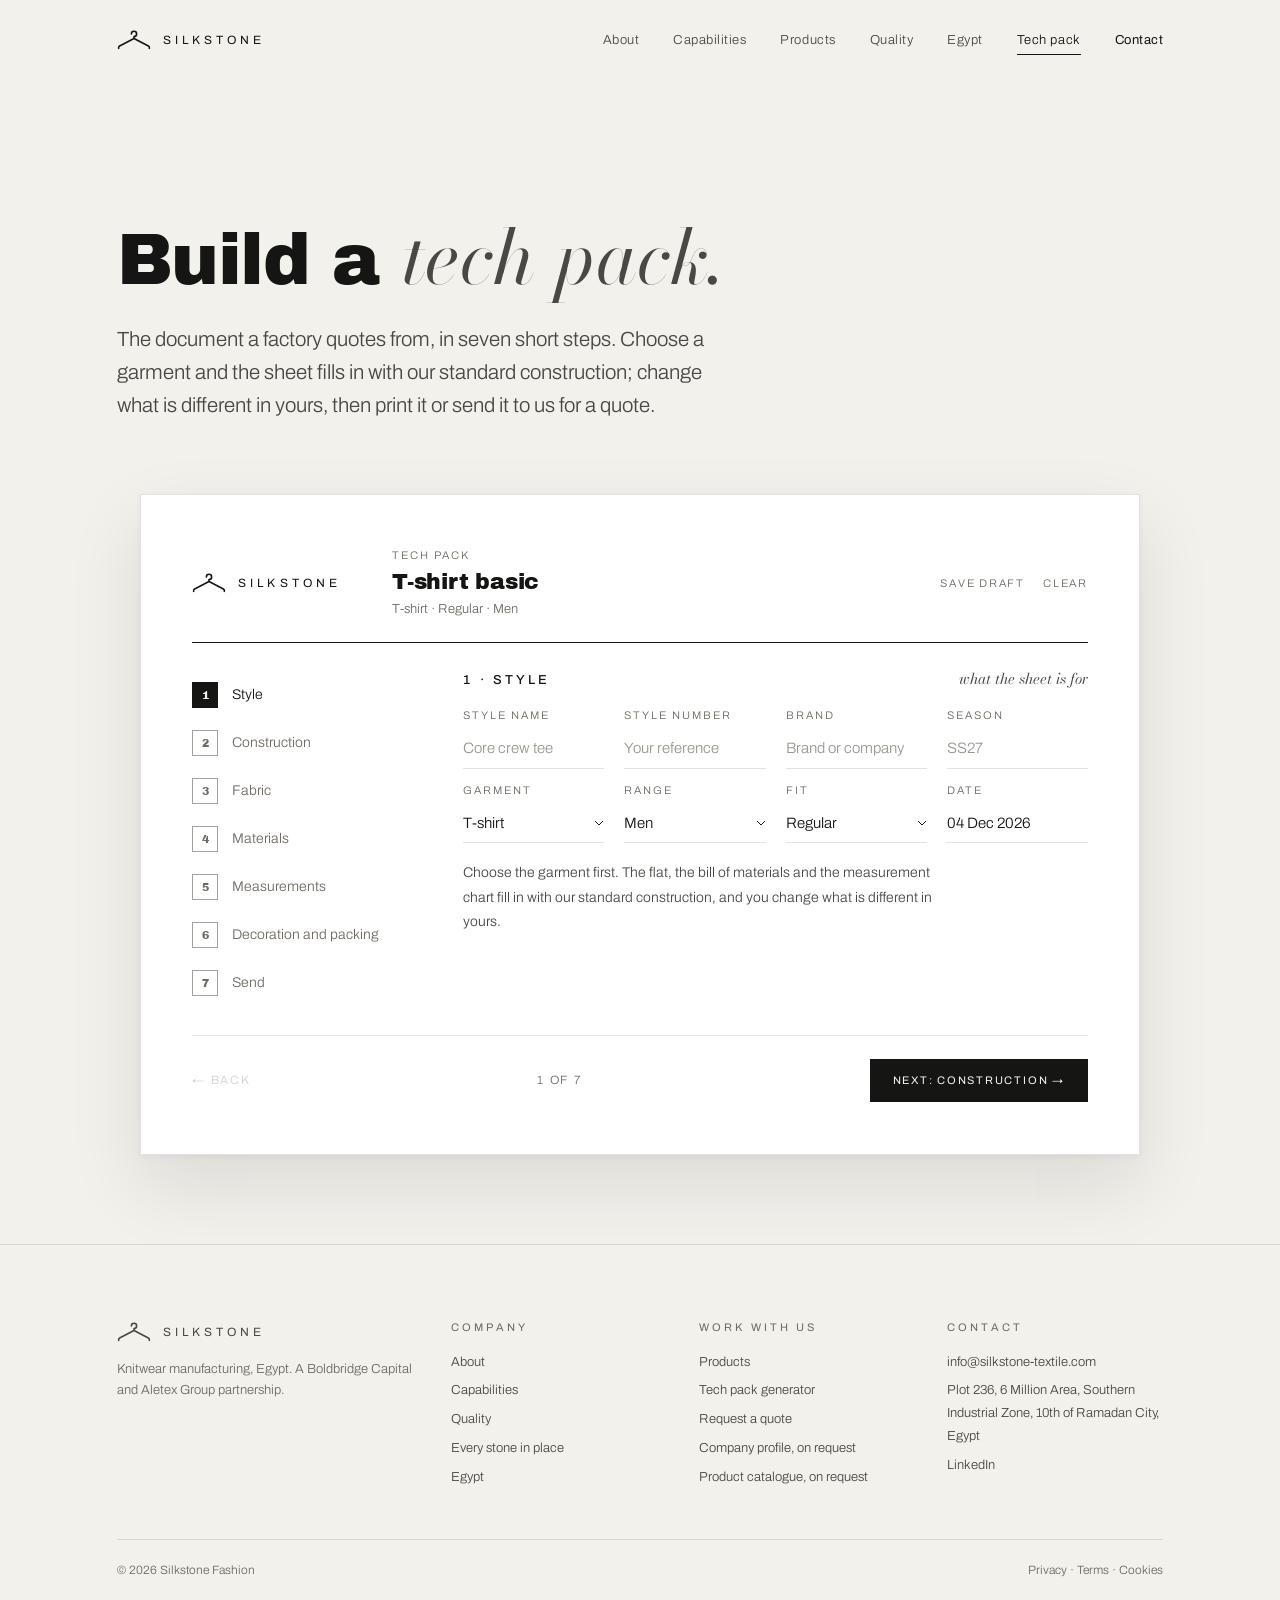
<file: techpack.html>
<!DOCTYPE html>
<html lang="en">
<head>
<meta charset="UTF-8">
<meta name="viewport" content="width=device-width, initial-scale=1.0">
<title>Tech pack generator · Silkstone Fashion</title>
<meta name="description" content="Free tech pack generator for knitwear. Fill in a factory-format tech pack in place: style, flats and construction, fabric, bill of materials, graded measurements, decoration and packing. Print it or send it to Silkstone for a quote.">
<link rel="canonical" href="https://silkstone-textile.com/techpack.html">
<link rel="icon" href="assets/logos/favicon.svg" type="image/svg+xml">
<link rel="preconnect" href="https://fonts.googleapis.com">
<link rel="preconnect" href="https://fonts.gstatic.com" crossorigin>
<link href="https://fonts.googleapis.com/css2?family=Archivo+Black&family=Archivo:wght@300;400;500&family=Bodoni+Moda:ital,opsz,wght@1,6..96,400;1,6..96,500&display=swap" rel="stylesheet">
<link rel="stylesheet" href="assets/styles.css?v=23">
<style>
.tpdoc{background:var(--white);border:1px solid var(--line);box-shadow:var(--shadow);max-width:1000px;margin:0 auto;padding:clamp(24px,4vw,56px)}
.tpdoc .head{display:grid;grid-template-columns:auto 1fr;gap:var(--gap);align-items:start;padding-bottom:22px;border-bottom:1px solid var(--black)}
.tpdoc .head .brand{margin:0}
.tpdoc .meta{display:grid;grid-template-columns:repeat(4,minmax(0,1fr));gap:12px 20px;font-size:12px}
.tpdoc .meta div{min-width:0}
.doc-label{display:block;font-size:11px;letter-spacing:.18em;text-transform:uppercase;color:var(--ash);margin-bottom:4px}
.doc-field{width:100%;background:transparent;border:0;border-bottom:1px solid var(--line);padding:6px 0;font:inherit;font-size:15px;color:var(--black);outline:0;transition:border-color .3s}
.doc-field:focus{border-color:var(--black)}
.doc-field::placeholder{color:var(--ash-soft)}
select.doc-field{appearance:none;-webkit-appearance:none;background:url("data:image/svg+xml,%3Csvg xmlns='http://www.w3.org/2000/svg' width='10' height='6'%3E%3Cpath d='M1 1l4 4 4-4' fill='none' stroke='%23151513'/%3E%3C/svg%3E") right center no-repeat;padding-right:16px;cursor:pointer}
textarea.doc-field{resize:vertical;min-height:64px;line-height:1.55}
.tpsec{padding:28px 0;border-bottom:1px solid var(--line)}
.tpsec:last-of-type{border-bottom:0}
.tpsec h2{font-size:13px;font-family:var(--font);font-weight:500;letter-spacing:.24em;text-transform:uppercase;margin-bottom:18px;display:flex;justify-content:space-between;align-items:baseline;gap:16px}
.tpsec h2 small{font-family:var(--silk);font-style:italic;font-size:15px;letter-spacing:0;text-transform:none;color:var(--graphite);font-weight:400}
.g3{display:grid;grid-template-columns:repeat(3,minmax(0,1fr));gap:16px 24px}
.g2{display:grid;grid-template-columns:repeat(2,minmax(0,1fr));gap:16px 24px}
@media (max-width:760px){.g3,.tpdoc .meta{grid-template-columns:repeat(2,minmax(0,1fr))}.g2{grid-template-columns:1fr}}
.flats{display:grid;grid-template-columns:minmax(0,1.1fr) minmax(0,.9fr);gap:var(--gap);align-items:start}
.flats .flat{border:1px solid var(--line);aspect-ratio:1400/764;display:grid;place-items:center;background:var(--white);overflow:hidden}
.flats .flat svg{width:100%;height:auto;display:block}
.flats .flat svg path{fill:var(--black);fill-rule:evenodd}
.flats .flat .blank{border:0;height:100%;width:100%}
.callouts{margin:0}
.callouts li{display:grid;grid-template-columns:28px 1fr;gap:10px;align-items:start;padding:6px 0}
.callouts li b{font-family:var(--stone);font-weight:400;font-size:12px;color:var(--ash);padding-top:8px}
@media (max-width:760px){.flats{grid-template-columns:1fr}}
table.doc{width:100%;border-collapse:collapse;font-size:13px}
table.doc th{text-align:left;font-weight:400;font-size:11px;letter-spacing:.18em;text-transform:uppercase;color:var(--ash);padding:0 10px 8px 0;border-bottom:1px solid var(--black);white-space:nowrap}
table.doc td{padding:4px 10px 4px 0;border-bottom:1px solid var(--line);vertical-align:middle}
table.doc td .doc-field{border-bottom:0;padding:6px 0;font-size:13px}
table.doc td.num .doc-field{text-align:right;font-variant-numeric:tabular-nums;width:60px}
table.doc td.pom{width:32%}
table.doc td.code{width:36px;font-family:var(--stone);font-size:11px;color:var(--ash)}
.sizes{display:flex;flex-wrap:wrap;gap:8px;margin:0 0 16px}
.sizes label{display:inline-flex;align-items:center;gap:8px;border:1px solid var(--line-strong);padding:8px 12px;font-size:12px;letter-spacing:.08em;cursor:pointer;min-height:40px}
.sizes input{margin:0;accent-color:var(--black)}
#pom th:nth-child(n+3){text-align:right;padding-right:0}
#pom td.num{padding-right:0}
.rowadd{background:none;border:0;padding:14px 0 10px;min-height:44px;font:inherit;font-size:12px;letter-spacing:.14em;text-transform:uppercase;color:var(--ash);cursor:pointer}
.rowadd:hover{color:var(--black)}
.tpdoc .head{grid-template-columns:auto 1fr auto;align-items:center}
.head-title b{display:block;font-family:var(--stone);font-weight:400;font-size:22px;letter-spacing:-.01em;line-height:1.1;margin-top:2px}
.head-sub{display:block;font-size:13px;color:var(--ash);margin-top:4px}
.head-tools{display:flex;gap:18px}
.tool{background:none;border:0;padding:8px 0;font:inherit;font-size:11px;letter-spacing:.16em;text-transform:uppercase;color:var(--ash);cursor:pointer;min-height:44px;transition:color .3s}
.tool:hover{color:var(--black)}
.steps-wrap{display:grid;grid-template-columns:220px minmax(0,1fr);gap:var(--gap);align-items:start}
.tpsteps{list-style:none;margin:0;padding:28px 0 0;position:sticky;top:96px}
.tpsteps button{display:flex;align-items:center;gap:14px;width:100%;background:none;border:0;padding:11px 0;font:inherit;font-size:14px;color:var(--ash);text-align:left;cursor:pointer;transition:color .3s var(--ease)}
.tpsteps button i{font-style:normal;font-family:var(--stone);font-size:11px;width:26px;height:26px;border:1px solid var(--line-strong);display:grid;place-items:center;flex:0 0 26px;transition:background .3s var(--ease),color .3s var(--ease),border-color .3s var(--ease)}
.tpsteps button:hover,.tpsteps button.on{color:var(--black)}
.tpsteps button.on i{background:var(--black);color:var(--bone);border-color:var(--black)}
.tpsteps button.done i{border-color:var(--black)}
.tpsteps button.done i::before{content:"✓";font-family:var(--font)}
.tpsteps button.done i{font-size:0}.tpsteps button.done i::before{font-size:12px}
.tpstep{display:none;border-bottom:0}
.tpstep.on{display:block;animation:stepin .45s var(--ease)}
@keyframes stepin{from{opacity:0;transform:translateY(10px)}to{opacity:1;transform:none}}
.step-note{margin:18px 0 0;font-size:14px;color:var(--graphite);max-width:60ch}
.tp-nav{display:flex;align-items:center;justify-content:space-between;gap:20px;margin-top:28px;padding-top:22px;border-top:1px solid var(--line)}
.tp-nav .back{background:none;border:0;padding:8px 0;font:inherit;font-size:12px;letter-spacing:.14em;text-transform:uppercase;color:var(--ash);cursor:pointer;min-height:44px}
.tp-nav .back:disabled{opacity:.3;cursor:default}
.tp-nav .btn{padding:12px 22px;font-size:11px;letter-spacing:.16em}
.tp-count{font-size:12px;letter-spacing:.14em;text-transform:uppercase;color:var(--ash)}
.send-row{margin-top:28px;display:flex;flex-wrap:wrap;gap:12px;align-items:center}
.send-row .btn{padding:13px 22px;font-size:11px;letter-spacing:.16em}
.send-row p{flex-basis:100%;margin:10px 0 0}
@media (max-width:900px){.steps-wrap{grid-template-columns:1fr}.tpsteps{position:static;display:flex;overflow-x:auto;gap:18px;padding:16px 0 4px;scrollbar-width:none;border-bottom:1px solid var(--line)}.tpsteps::-webkit-scrollbar{display:none}.tpsteps li{flex:0 0 auto}.tpsteps button{padding:8px 0;white-space:nowrap}.tpdoc .head{grid-template-columns:1fr auto}.tpdoc .head .brand{display:none}}
@media (max-width:700px){.tp-nav{flex-wrap:wrap}.tp-nav .btn{flex-basis:100%;text-align:center}}
@media print{
  .nav,.menu,.skip,footer,.pagehead,.rowadd,.sizes,.no-print{display:none!important}
  .tpstep{display:block!important;animation:none;border-bottom:1px solid #ddd;page-break-inside:avoid}
  .steps-wrap{display:block}
  body{background:#fff}section{padding:0}
  .tpdoc{border:0;box-shadow:none;max-width:none;padding:0}
  .doc-field{border-bottom:1px solid #ddd}
  @page{size:A4;margin:14mm}
}
</style>
</head>
<body>
<a class="skip" href="#main">Skip to content</a>
<header class="nav"><div class="wrap">
  <a class="brand" href="index.html" aria-label="Silkstone home"><svg viewBox="0 0 104 62" aria-hidden="true"><path d="M44 12 A8 8 0 1 1 52 20 L52 26 L96 49 Q100 51 99 56 M52 26 L8 49 Q4 51 5 56"/></svg>SILKSTONE</a>
  <nav class="nav-links"><a href="about.html">About</a><a href="capabilities.html">Capabilities</a><a href="products.html">Products</a><a href="quality.html">Quality</a><a href="egypt.html">Egypt</a><a href="techpack.html">Tech pack</a><a class="nav-cta" href="contact.html">Contact</a></nav>
  <button class="burger" aria-label="Menu" aria-expanded="false"><span></span><span></span><span></span></button>
</div></header>
<div class="menu"><a href="index.html">Home</a><a href="about.html">About</a><a href="capabilities.html">Capabilities</a><a href="products.html">Products</a><a href="quality.html">Quality</a><a href="traced-order.html">Every stone in place</a><a href="egypt.html">Egypt</a><a href="techpack.html">Tech pack generator</a><a href="contact.html">Contact</a></div>

<main id="main">
<section class="pagehead short"><div class="wrap">
  <h1>Build a <em>tech pack.</em></h1>
  <p class="lead">The document a factory quotes from, in seven short steps. Choose a garment and the sheet fills in with our standard construction; change what is different in yours, then print it or send it to us for a quote.</p>
</div></section>

<section class="tight" style="padding-top:0"><div class="wrap">
<form class="tpdoc" id="tp" autocomplete="off">
  <div class="head">
    <div class="brand"><svg viewBox="0 0 104 62" aria-hidden="true"><path d="M44 12 A8 8 0 1 1 52 20 L52 26 L96 49 Q100 51 99 56 M52 26 L8 49 Q4 51 5 56"/></svg>SILKSTONE</div>
    <div class="head-title"><span class="doc-label">Tech pack</span><b id="headStyle">Untitled style</b><span class="head-sub" id="headSub">T-shirt · Regular · Men</span></div>
    <div class="head-tools no-print"><button type="button" class="tool" id="btnSave">Save draft</button><button type="button" class="tool" id="btnClear">Clear</button></div>
  </div>

  <div class="steps-wrap">
  <ol class="tpsteps no-print" role="tablist" aria-label="Tech pack sections">
    <li><button type="button" role="tab" data-step="0" class="on"><i>1</i><span>Style</span></button></li>
    <li><button type="button" role="tab" data-step="1"><i>2</i><span>Construction</span></button></li>
    <li><button type="button" role="tab" data-step="2"><i>3</i><span>Fabric</span></button></li>
    <li><button type="button" role="tab" data-step="3"><i>4</i><span>Materials</span></button></li>
    <li><button type="button" role="tab" data-step="4"><i>5</i><span>Measurements</span></button></li>
    <li><button type="button" role="tab" data-step="5"><i>6</i><span>Decoration and packing</span></button></li>
    <li><button type="button" role="tab" data-step="6"><i>7</i><span>Send</span></button></li>
  </ol>

  <div class="tppanes">
  <div class="tpsec tpstep on" data-step="0">
    <h2>1 · Style <small>what the sheet is for</small></h2>
    <div class="meta">
      <div><label class="doc-label" for="styleName">Style name</label><input class="doc-field" id="styleName" placeholder="Core crew tee"></div>
      <div><label class="doc-label" for="styleNo">Style number</label><input class="doc-field" id="styleNo" placeholder="Your reference"></div>
      <div><label class="doc-label" for="brand">Brand</label><input class="doc-field" id="brand" placeholder="Brand or company"></div>
      <div><label class="doc-label" for="season">Season</label><input class="doc-field" id="season" placeholder="SS27"></div>
      <div><label class="doc-label" for="garment">Garment</label><select class="doc-field" id="garment"><option value="tshirt">T-shirt</option><option value="longsleeve">Long sleeve T-shirt</option><option value="polo">Polo shirt</option><option value="sweatshirt">Sweatshirt</option><option value="hoodie">Hoodie</option><option value="joggers">Joggers</option><option value="other">Other knitwear</option></select></div>
      <div><label class="doc-label" for="gender">Range</label><select class="doc-field" id="gender"><option>Men</option><option>Women</option><option>Unisex</option><option>Kids</option></select></div>
      <div><label class="doc-label" for="fit">Fit</label><select class="doc-field" id="fit"><option>Regular</option><option>Slim</option><option>Relaxed</option><option>Oversized</option></select></div>
      <div><label class="doc-label" for="date">Date</label><input class="doc-field" id="date" readonly></div>
    </div>
    <p class="step-note">Choose the garment first. The flat, the bill of materials and the measurement chart fill in with our standard construction, and you change what is different in yours.</p>
  </div>

  <div class="tpsec tpstep" data-step="1">
    <h2>2 · Flats and construction <small>front view, callouts numbered</small></h2>
    <div class="flats">
      <div class="flat" id="flat"></div>
      <ol class="callouts" id="callouts"></ol>
    </div>
    <div style="margin-top:16px"><label class="doc-label" for="construction">Construction notes</label><textarea class="doc-field" id="construction" rows="2" placeholder="Pocket, drawcord, side splits, back neck tape, anything specific"></textarea></div>
  </div>

  <div class="tpsec tpstep" data-step="2">
    <h2>3 · Fabric and finish</h2>
    <div class="g3">
      <div><label class="doc-label" for="fabric">Fabric</label><select class="doc-field" id="fabric"><option>Single jersey</option><option>Interlock</option><option>Rib</option><option>Pique</option><option>Loopback fleece</option><option>Brushed fleece</option><option>Other</option></select></div>
      <div><label class="doc-label" for="composition">Composition</label><input class="doc-field" id="composition" placeholder="100% cotton"></div>
      <div><label class="doc-label" for="gsm">Weight, gsm</label><input class="doc-field" id="gsm" type="number" min="100" max="600" placeholder="180"></div>
      <div><label class="doc-label" for="finish">Finish</label><select class="doc-field" id="finish"><option>Plain</option><option>Enzyme wash</option><option>Silicone soft</option><option>Garment wash</option><option>Brushed inside</option></select></div>
      <div><label class="doc-label" for="cert">Fibre certification</label><select class="doc-field" id="cert"><option>None required</option><option>Better Cotton</option><option>GOTS organic</option><option>OCS organic</option><option>RCS recycled</option><option>GRS recycled</option></select></div>
      <div><label class="doc-label" for="colours">Colourways</label><input class="doc-field" id="colours" placeholder="White, Black, Grey melange"></div>
    </div>
  </div>

  <div class="tpsec tpstep" data-step="3">
    <h2>4 · Bill of materials <small>every component that goes into the garment</small></h2>
    <div class="scroll"><table class="doc" id="bom"><thead><tr><th>Component</th><th>Specification</th><th>Placement</th><th>Colour or reference</th></tr></thead><tbody></tbody></table></div>
    <button type="button" class="rowadd" id="addBom">+ Add a component</button>
  </div>

  <div class="tpsec tpstep" data-step="4">
    <h2>5 · Measurements <small>centimetres, tolerance below</small></h2>
    <div class="sizes" id="sizes">
      <label><input type="checkbox" value="XS">XS</label><label><input type="checkbox" value="S" checked>S</label><label><input type="checkbox" value="M" checked>M</label><label><input type="checkbox" value="L" checked>L</label><label><input type="checkbox" value="XL" checked>XL</label><label><input type="checkbox" value="XXL">XXL</label><label><input type="checkbox" value="3XL">3XL</label>
    </div>
    <div class="scroll"><table class="doc" id="pom"><thead></thead><tbody></tbody></table></div>
    <div class="g2" style="margin-top:16px"><div><label class="doc-label" for="tolerance">Tolerance</label><input class="doc-field" id="tolerance" value="± 1 cm on widths, ± 1.5 cm on lengths"></div></div>
  </div>

  <div class="tpsec tpstep" data-step="5">
    <h2>6 · Decoration</h2>
    <div class="g3">
      <div><label class="doc-label" for="decoMethod">Method</label><select class="doc-field" id="decoMethod"><option>None</option><option>Screen print</option><option>Rotary print</option><option>Heat transfer</option><option>Embroidery</option><option>Print and embroidery</option></select></div>
      <div><label class="doc-label" for="placement">Placement and size</label><input class="doc-field" id="placement" placeholder="Left chest 8 cm, centre back 28 cm"></div>
      <div><label class="doc-label" for="artwork">Artwork</label><input class="doc-field" id="artwork" placeholder="Pantone references, files you will send"></div>
    </div>
    <h2 style="margin-top:34px">6 · Packing and quantity</h2>
    <div class="g3">
      <div><label class="doc-label" for="packing">Packing</label><select class="doc-field" id="packing"><option>Folded, poly bag, size sticker</option><option>Folded, no bag, size sticker</option><option>Hanger packed</option><option>Buyer's instruction</option></select></div>
      <div><label class="doc-label" for="ratio">Carton ratio</label><input class="doc-field" id="ratio" placeholder="S2 M3 L3 XL2"></div>
      <div><label class="doc-label" for="qty">Quantity per style</label><input class="doc-field" id="qty" type="number" min="0" placeholder="Minimum 20,000, trial 10,000"></div>
      <div><label class="doc-label" for="orderType">Order type</label><select class="doc-field" id="orderType"><option>FOB, full package</option><option>CMT, cut make trim</option><option>CM, cut and make</option><option>Not sure yet</option></select></div>
      <div><label class="doc-label" for="delivery">Needed by</label><input class="doc-field" id="delivery" placeholder="Month or date"></div>
      <div><label class="doc-label" for="destination">Destination</label><input class="doc-field" id="destination" placeholder="Country or port"></div>
    </div>
  </div>

  <div class="tpsec tpstep" data-step="6">
    <h2>7 · Send <small>your details for the quotation</small></h2>
    <div class="g3">
      <div><label class="doc-label" for="contactName">Name</label><input class="doc-field" id="contactName" autocomplete="name"></div>
      <div><label class="doc-label" for="contactEmail">Email</label><input class="doc-field" id="contactEmail" type="email" autocomplete="email"></div>
      <div><label class="doc-label" for="notes">Notes</label><input class="doc-field" id="notes" placeholder="Anything else"></div>
    </div>
    <div class="send-row no-print">
      <a class="btn solid" id="btnSend" href="#">Send to Silkstone for a quote</a>
      <button class="btn quiet" type="button" id="btnPrint">Print or save as PDF</button>
      <p class="small">Sending opens your mail app with the whole sheet as text, addressed to info@silkstone-textile.com. Attach artwork to that email. The PDF prints all seven sections on A4.</p>
    </div>
  </div>
  </div>
  </div>

  <div class="tp-nav no-print">
    <button type="button" class="back" id="stepBack">← Back</button>
    <span class="tp-count" id="stepCount">1 of 7</span>
    <button type="button" class="btn solid" id="stepNext">Next: Construction →</button>
  </div>
</form>
</div></section>

</main>

<footer><div class="wrap">
  <div class="cols">
    <div><div class="brand"><svg viewBox="0 0 104 62" aria-hidden="true"><path d="M44 12 A8 8 0 1 1 52 20 L52 26 L96 49 Q100 51 99 56 M52 26 L8 49 Q4 51 5 56"/></svg>SILKSTONE</div><p class="small" style="margin-top:16px">Knitwear manufacturing, Egypt. A Boldbridge Capital and Aletex Group partnership.</p></div>
    <div><h3>Company</h3><a href="about.html">About</a><a href="capabilities.html">Capabilities</a><a href="quality.html">Quality</a><a href="traced-order.html">Every stone in place</a><a href="egypt.html">Egypt</a></div>
    <div><h3>Work with us</h3><a href="products.html">Products</a><a href="techpack.html">Tech pack generator</a><a href="contact.html">Request a quote</a><a href="contact.html">Company profile, on request</a><a href="contact.html">Product catalogue, on request</a></div>
    <div><h3>Contact</h3><a href="mailto:info@silkstone-textile.com">info@silkstone-textile.com</a><a href="contact.html">Plot 236, 6 Million Area, Southern Industrial Zone, 10th of Ramadan City, Egypt</a><a href="https://www.linkedin.com/company/silkstone-fashion/" target="_blank" rel="noopener">LinkedIn</a></div>
  </div>
  <div class="bottom"><span>© 2026 Silkstone Fashion</span><span><a href="legal.html#privacy">Privacy</a> · <a href="legal.html#terms">Terms</a> · <a href="legal.html#cookies">Cookies</a></span></div>
</div></footer>
<script src="assets/site.js?v=22"></script>
<script>
(function(){
  var $=function(id){return document.getElementById(id)}, form=$('tp');
  var SIZES=['XS','S','M','L','XL','XXL','3XL'];
  var POM={
    tshirt:[['A','Body length from HPS',[66,68,70,72,74,76,78]],['B','Chest, 1 cm below armhole, half',[47,49,52,55,58,61,64]],['C','Shoulder to shoulder',[42,44,46,48,50,52,54]],['D','Sleeve length',[19,20,21,22,23,24,25]],['E','Neck width, seam to seam',[16,17,18,18,19,19,20]],['F','Hem width, half',[47,49,52,55,58,61,64]]],
    longsleeve:[['A','Body length from HPS',[66,68,70,72,74,76,78]],['B','Chest, half',[47,49,52,55,58,61,64]],['C','Shoulder to shoulder',[42,44,46,48,50,52,54]],['D','Sleeve length',[60,62,63,64,65,66,67]],['E','Neck width',[16,17,18,18,19,19,20]],['F','Cuff width, half',[8,8,9,9,10,10,11]]],
    polo:[['A','Body length from HPS',[66,68,70,72,74,76,78]],['B','Chest, half',[47,49,52,55,58,61,64]],['C','Shoulder to shoulder',[42,44,46,48,50,52,54]],['D','Sleeve length',[20,21,22,23,24,25,26]],['E','Collar height',[7,7,7.5,7.5,8,8,8]],['F','Placket length',[15,15,16,16,17,17,18]]],
    sweatshirt:[['A','Body length from HPS',[64,66,68,70,72,74,76]],['B','Chest, half',[50,53,56,59,62,65,68]],['C','Shoulder to shoulder',[46,48,50,52,54,56,58]],['D','Sleeve length',[60,62,63,64,65,66,67]],['E','Neck width',[17,18,18,19,19,20,20]],['F','Hem width, half',[46,49,52,55,58,61,64]],['G','Cuff rib height',[7,7,7,7,7,7,7]],['H','Hem rib height',[6,6,6,6,6,6,6]]],
    hoodie:[['A','Body length from HPS',[66,68,70,72,74,76,78]],['B','Chest, half',[51,54,57,60,63,66,69]],['C','Shoulder to shoulder',[47,49,51,53,55,57,59]],['D','Sleeve length',[61,63,64,65,66,67,68]],['E','Hood height',[32,33,34,35,36,37,38]],['F','Hood width',[24,25,26,27,28,29,30]],['G','Pocket width at top',[30,32,34,36,38,40,42]],['H','Cuff and hem rib height',[7,7,7,7,7,7,7]]],
    joggers:[['A','Outseam length',[98,100,102,104,106,108,110]],['B','Inseam',[72,74,76,77,78,79,80]],['C','Waist relaxed, half',[34,36,38,40,42,44,46]],['D','Hip, half',[48,50,52,54,56,58,60]],['E','Thigh, half',[29,30,31,32,33,34,35]],['F','Leg opening rib, half',[10,10,11,11,12,12,13]],['G','Front rise',[27,28,29,30,31,32,33]]],
    other:[['A','Body length from HPS',[66,68,70,72,74,76,78]],['B','Chest, half',[47,49,52,55,58,61,64]],['C','Shoulder to shoulder',[42,44,46,48,50,52,54]],['D','Sleeve length',[19,20,21,22,23,24,25]]]
  };
  var BOM={
    tshirt:[['Shell fabric','Single jersey, 180 gsm, 100% cotton','Body and sleeves','Colourway'],['Neck rib','1x1 rib, 2 cm finished','Neckband','Self colour'],['Back neck tape','Self fabric binding','Inside back neck','Self colour'],['Neck label','Woven, folded','Inside centre back neck','Buyer artwork'],['Care label','Printed satin','Inside left side seam','White'],['Thread','Core spun polyester','All seams','Match to shell']],
    longsleeve:[['Shell fabric','Single jersey, 200 gsm, 100% cotton','Body and sleeves','Colourway'],['Neck rib','1x1 rib, 2 cm finished','Neckband','Self colour'],['Cuff rib','1x1 rib, 5 cm finished','Sleeve ends','Self colour'],['Neck label','Woven, folded','Inside centre back neck','Buyer artwork'],['Care label','Printed satin','Inside left side seam','White'],['Thread','Core spun polyester','All seams','Match to shell']],
    polo:[['Shell fabric','Pique, 220 gsm, 100% cotton','Body and sleeves','Colourway'],['Collar and cuffs','Flat knit rib','Collar, sleeve ends','Self colour'],['Placket','Self fabric, 2 buttons','Centre front','Self colour'],['Buttons','Four hole, 18L, matt','Placket','Match to shell'],['Neck label','Woven, folded','Inside centre back neck','Buyer artwork'],['Care label','Printed satin','Inside left side seam','White']],
    sweatshirt:[['Shell fabric','Brushed fleece, 320 gsm, 80/20 cotton polyester','Body and sleeves','Colourway'],['Rib','1x1 rib with elastane','Neck, cuffs, hem','Self colour'],['Neck tape','Herringbone tape','Inside back neck','Self colour'],['Neck label','Woven, folded','Inside centre back neck','Buyer artwork'],['Care label','Printed satin','Inside left side seam','White'],['Thread','Core spun polyester','All seams','Match to shell']],
    hoodie:[['Shell fabric','Brushed fleece, 340 gsm, 80/20 cotton polyester','Body, sleeves, hood','Colourway'],['Hood lining','Single jersey, 180 gsm','Inside hood','Self colour'],['Rib','1x1 rib with elastane','Cuffs and hem','Self colour'],['Drawcord','Flat cotton cord, 10 mm, metal tips','Hood','Match to shell'],['Eyelets','Metal, 8 mm','Hood, two','Gunmetal'],['Neck label','Woven, folded','Inside centre back neck','Buyer artwork'],['Care label','Printed satin','Inside left side seam','White']],
    joggers:[['Shell fabric','Brushed fleece, 320 gsm, 80/20 cotton polyester','Body','Colourway'],['Waistband rib','1x1 rib with elastane','Waist','Self colour'],['Elastic','Woven elastic, 40 mm','Inside waistband','Natural'],['Drawcord','Flat cotton cord, 10 mm, metal tips','Waist','Match to shell'],['Cuff rib','1x1 rib with elastane','Leg openings','Self colour'],['Pocket bag','Single jersey','Side pockets','Self colour'],['Care label','Printed satin','Inside back waistband','White']],
    other:[['Shell fabric','To specify','Body','Colourway'],['Neck label','Woven, folded','Inside centre back neck','Buyer artwork'],['Care label','Printed satin','Inside left side seam','White']]
  };
  var CALL={
    tshirt:['Rib neckband, 2 cm, twin needle topstitch','Shoulder seam with back neck tape','Set-in sleeve, 4-thread overlock','Sleeve hem, 2 cm coverstitch','Side seam, 4-thread overlock','Bottom hem, 2.5 cm coverstitch','Woven label at centre back neck'],
    longsleeve:['Rib neckband, 2 cm','Shoulder seam with back neck tape','Set-in long sleeve','Rib cuff, 5 cm','Side seam, 4-thread overlock','Bottom hem, 2.5 cm coverstitch'],
    polo:['Flat knit collar','Placket with two buttons and buttonholes','Set-in sleeve with flat knit cuff','Side seam with 5 cm vents','Bottom hem, 2.5 cm coverstitch','Woven label at centre back neck'],
    sweatshirt:['Rib neckband with V-insert option','Shoulder seam with herringbone tape','Raglan or set-in sleeve','Rib cuffs, 7 cm','Rib hem, 6 cm','Woven label at centre back neck'],
    hoodie:['Two-piece lined hood','Drawcord through two metal eyelets','Set-in sleeve, 4-thread overlock','Kangaroo pocket with bar tacks','Rib cuffs and hem, 7 cm','Woven label at centre back neck'],
    joggers:['Rib waistband with covered elastic and drawcord','Side seam pockets with bar tacks','Tapered leg','Rib cuffs at leg opening','Care label inside back waistband'],
    other:['Construction to be specified']
  };
  var STEPS=['Style','Construction','Fabric','Materials','Measurements','Decoration and packing','Send'];
  var step=0, stepBtns=[].slice.call(document.querySelectorAll('.tpsteps button')), panes=[].slice.call(document.querySelectorAll('.tpstep'));
  function goStep(n){ n=Math.max(0,Math.min(STEPS.length-1,n)); step=n;
    panes.forEach(function(p){ p.classList.toggle('on', +p.dataset.step===n); });
    stepBtns.forEach(function(b){ var i=+b.dataset.step; b.classList.toggle('on', i===n); b.classList.toggle('done', i<n); b.setAttribute('aria-selected', i===n?'true':'false'); });
    $('stepBack').disabled = n===0;
    $('stepNext').style.display = n===STEPS.length-1 ? 'none' : '';
    $('stepNext').textContent = 'Next: '+(STEPS[n+1]||'')+' →';
    $('stepCount').textContent = (n+1)+' of '+STEPS.length;
    var top=form.getBoundingClientRect().top+window.scrollY-90; if(window.scrollY>top+40) window.scrollTo({top:top,behavior:'smooth'});
    try{ history.replaceState(null,'','#step'+(n+1)); }catch(e){}
  }
  stepBtns.forEach(function(b){ b.addEventListener('click',function(){ goStep(+b.dataset.step); }); });
  $('stepBack').addEventListener('click',function(){ goStep(step-1); });
  $('stepNext').addEventListener('click',function(){ goStep(step+1); });
  function headline(){ var g=$('garment'); $('headStyle').textContent = ($('styleName').value||'').trim() || (g.options[g.selectedIndex].text+' basic'); $('headSub').textContent = g.options[g.selectedIndex].text+' · '+$('fit').value+' · '+$('gender').value+(($('styleNo').value||'').trim()?' · '+$('styleNo').value.trim():''); }
  form.addEventListener('input',headline); form.addEventListener('change',headline);
  var flatSvg=null;
  fetch('assets/draw/tshirt-flat.svg').then(function(r){return r.text()}).then(function(t){flatSvg=t;renderFlat();});
  var sizesSel=function(){return [].slice.call(document.querySelectorAll('#sizes input:checked')).map(function(c){return c.value})};
  var meas={};
  function ensure(g){ if(!meas[g]) meas[g]=POM[g].map(function(r){return {code:r[0],name:r[1],vals:r[2].slice()}}); return meas[g]; }
  function esc(s){return String(s).replace(/&/g,'&amp;').replace(/"/g,'&quot;').replace(/</g,'&lt;')}
  function renderFlat(keep){ var g=$('garment').value; var f=$('flat'); if(g==='tshirt'&&flatSvg){ f.innerHTML=flatSvg; } else { f.innerHTML='<div class="blank"><span>Flat to follow<br>'+esc($('garment').options[$('garment').selectedIndex].text)+'</span></div>'; }
    if(!keep) $('callouts').innerHTML=(CALL[g]||CALL.other).map(function(c,i){return '<li><b>'+(i+1)+'</b><input class="doc-field" aria-label="Callout '+(i+1)+'" value="'+esc(c)+'"></li>'}).join(''); }
  function renderBom(rows){ var g=$('garment').value; rows=rows||BOM[g]||BOM.other; $('bom').querySelector('tbody').innerHTML=rows.map(function(r){return '<tr>'+r.map(function(v,k){return '<td><input class="doc-field" aria-label="'+['Component','Specification','Placement','Colour'][k]+'" value="'+esc(v)+'"></td>'}).join('')+'</tr>'}).join(''); }
  function renderPom(){ var g=$('garment').value, rows=ensure(g), sizes=sizesSel();
    $('pom').querySelector('thead').innerHTML='<tr><th></th><th>Point of measure</th>'+sizes.map(function(s){return '<th>'+s+'</th>'}).join('')+'</tr>';
    $('pom').querySelector('tbody').innerHTML=rows.map(function(r,ri){return '<tr><td class="code">'+r.code+'</td><td class="pom">'+esc(r.name)+'</td>'+sizes.map(function(s){var si=SIZES.indexOf(s);return '<td class="num"><input class="doc-field" type="number" step="0.5" aria-label="'+esc(r.name)+' '+s+'" data-r="'+ri+'" data-s="'+si+'" value="'+r.vals[si]+'"></td>'}).join('')+'</tr>'}).join('');
    $('pom').querySelectorAll('input[data-r]').forEach(function(i){ i.addEventListener('input',function(){ rows[+i.dataset.r].vals[+i.dataset.s]=i.value; }); }); }
  function presets(){ var g=$('garment').value; if(g==='sweatshirt'||g==='hoodie'||g==='joggers'){ $('fabric').value='Brushed fleece'; $('finish').value='Brushed inside'; $('composition').placeholder='80% cotton 20% polyester'; $('gsm').placeholder='320'; } else if(g==='polo'){ $('fabric').value='Pique'; $('finish').value='Plain'; $('composition').placeholder='100% cotton'; $('gsm').placeholder='220'; } else { $('fabric').value='Single jersey'; $('finish').value='Plain'; $('composition').placeholder='100% cotton'; $('gsm').placeholder='180'; } }
  function val(id){return ($(id).value||'').trim()}
  function mail(){ var g=$('garment'), sizes=sizesSel(), rows=ensure(g.value);
    var L=['Tech pack from silkstone-textile.com','','Style: '+(val('styleName')||g.options[g.selectedIndex].text)+' · '+val('fit')+' · '+val('gender'),'Style no.: '+(val('styleNo')||'-')+'  Brand: '+(val('brand')||'-')+'  Season: '+(val('season')||'-'),'',
      '1 FLATS AND CONSTRUCTION'].concat([].slice.call(document.querySelectorAll('#callouts input')).map(function(i,k){return (k+1)+'. '+i.value})).concat([val('construction')?'Notes: '+val('construction'):'','',
      '2 FABRIC','Fabric: '+val('fabric')+'  Composition: '+(val('composition')||'to confirm')+'  Weight: '+(val('gsm')||'to confirm')+' gsm  Finish: '+val('finish')+'  Certification: '+val('cert'),'Colourways: '+(val('colours')||'to confirm'),'',
      '3 BILL OF MATERIALS']).concat([].slice.call($('bom').querySelectorAll('tbody tr')).map(function(tr){return [].slice.call(tr.querySelectorAll('input')).map(function(i){return i.value}).join(' | ')})).concat(['',
      '4 MEASUREMENTS cm, sizes '+sizes.join(' / ')]).concat(rows.map(function(r){return r.code+' '+r.name+': '+sizes.map(function(s){return r.vals[SIZES.indexOf(s)]}).join(' / ')})).concat(['Tolerance: '+val('tolerance'),'',
      '5 DECORATION','Method: '+val('decoMethod')+'  Placement: '+(val('placement')||'-')+'  Artwork: '+(val('artwork')||'-'),'',
      '6 PACKING AND QUANTITY','Packing: '+val('packing')+'  Carton ratio: '+(val('ratio')||'-'),'Quantity: '+(val('qty')||'to confirm')+'  Order type: '+val('orderType')+'  Needed by: '+(val('delivery')||'-')+'  Destination: '+(val('destination')||'-'),'',
      '7 CONTACT','Name: '+(val('contactName')||'-')+'  Email: '+(val('contactEmail')||'-')+'  Notes: '+(val('notes')||'-')]);
    $('btnSend').setAttribute('href','mailto:info@silkstone-textile.com?subject='+encodeURIComponent('Tech pack for quote: '+(val('styleName')||g.options[g.selectedIndex].text))+'&body='+encodeURIComponent(L.join('\n'))); }
  function serialize(){ var o={}; form.querySelectorAll('input[id],select[id],textarea[id]').forEach(function(e){o[e.id]=e.value}); o.sizes=sizesSel(); o.meas=meas; o.bom=[].slice.call($('bom').querySelectorAll('tbody tr')).map(function(tr){return [].slice.call(tr.querySelectorAll('input')).map(function(i){return i.value})}); o.callouts=[].slice.call(document.querySelectorAll('#callouts input')).map(function(i){return i.value}); return o; }
  function restore(o){ Object.keys(o).forEach(function(k){var e=$(k); if(e&&['sizes','meas','bom','callouts'].indexOf(k)<0) e.value=o[k];}); if(o.meas) meas=o.meas; if(o.sizes) document.querySelectorAll('#sizes input').forEach(function(c){c.checked=o.sizes.indexOf(c.value)>=0}); renderFlat(); if(o.callouts) document.querySelectorAll('#callouts input').forEach(function(i,k){ if(o.callouts[k]!==undefined) i.value=o.callouts[k]; }); renderBom(o.bom); renderPom(); }
  function today(){ return new Date().toLocaleDateString('en-GB',{day:'2-digit',month:'short',year:'numeric'}); }
  $('date').value=today();
  $('garment').addEventListener('change',function(){ presets(); renderFlat(); renderBom(); renderPom(); mail(); headline(); });
  $('sizes').addEventListener('change',function(){ renderPom(); mail(); });
  form.addEventListener('input',mail);
  $('addBom').addEventListener('click',function(){ var tr=document.createElement('tr'); tr.innerHTML='<td><input class="doc-field" placeholder="Component" aria-label="Component"></td><td><input class="doc-field" placeholder="Specification" aria-label="Specification"></td><td><input class="doc-field" placeholder="Placement" aria-label="Placement"></td><td><input class="doc-field" placeholder="Colour or reference" aria-label="Colour"></td>'; $('bom').querySelector('tbody').appendChild(tr); tr.querySelector('input').focus(); });
  $('btnPrint').addEventListener('click',function(){ window.print(); });
  var hs=(location.hash||'').match(/step(\d)/); goStep(hs?+hs[1]-1:0); headline();
  $('btnSave').addEventListener('click',function(){ try{ localStorage.setItem('silkstone_tp_draft',JSON.stringify(serialize())); }catch(e){} $('btnSave').textContent='Saved'; setTimeout(function(){$('btnSave').textContent='Save draft'},1500); });
  $('btnClear').addEventListener('click',function(){ form.reset(); meas={}; try{localStorage.removeItem('silkstone_tp_draft')}catch(e){} $('date').value=today(); presets(); renderFlat(); renderBom(); renderPom(); mail(); headline(); goStep(0); });
  var q=new URLSearchParams(location.search).get('garment'); var draft=null; try{draft=JSON.parse(localStorage.getItem('silkstone_tp_draft')||'null')}catch(e){}
  if(q&&POM[q]){ $('garment').value=q; presets(); renderFlat(); renderBom(); renderPom(); }
  else if(draft){ restore(draft); }
  else { try{ var list=JSON.parse(localStorage.getItem('silkstone_tp')||'[]'); if(list.length&&POM[list[list.length-1]]) $('garment').value=list[list.length-1]; }catch(e){} presets(); renderFlat(); renderBom(); renderPom(); }
  mail(); headline();
})();
</script>
</body>
</html>
</file>
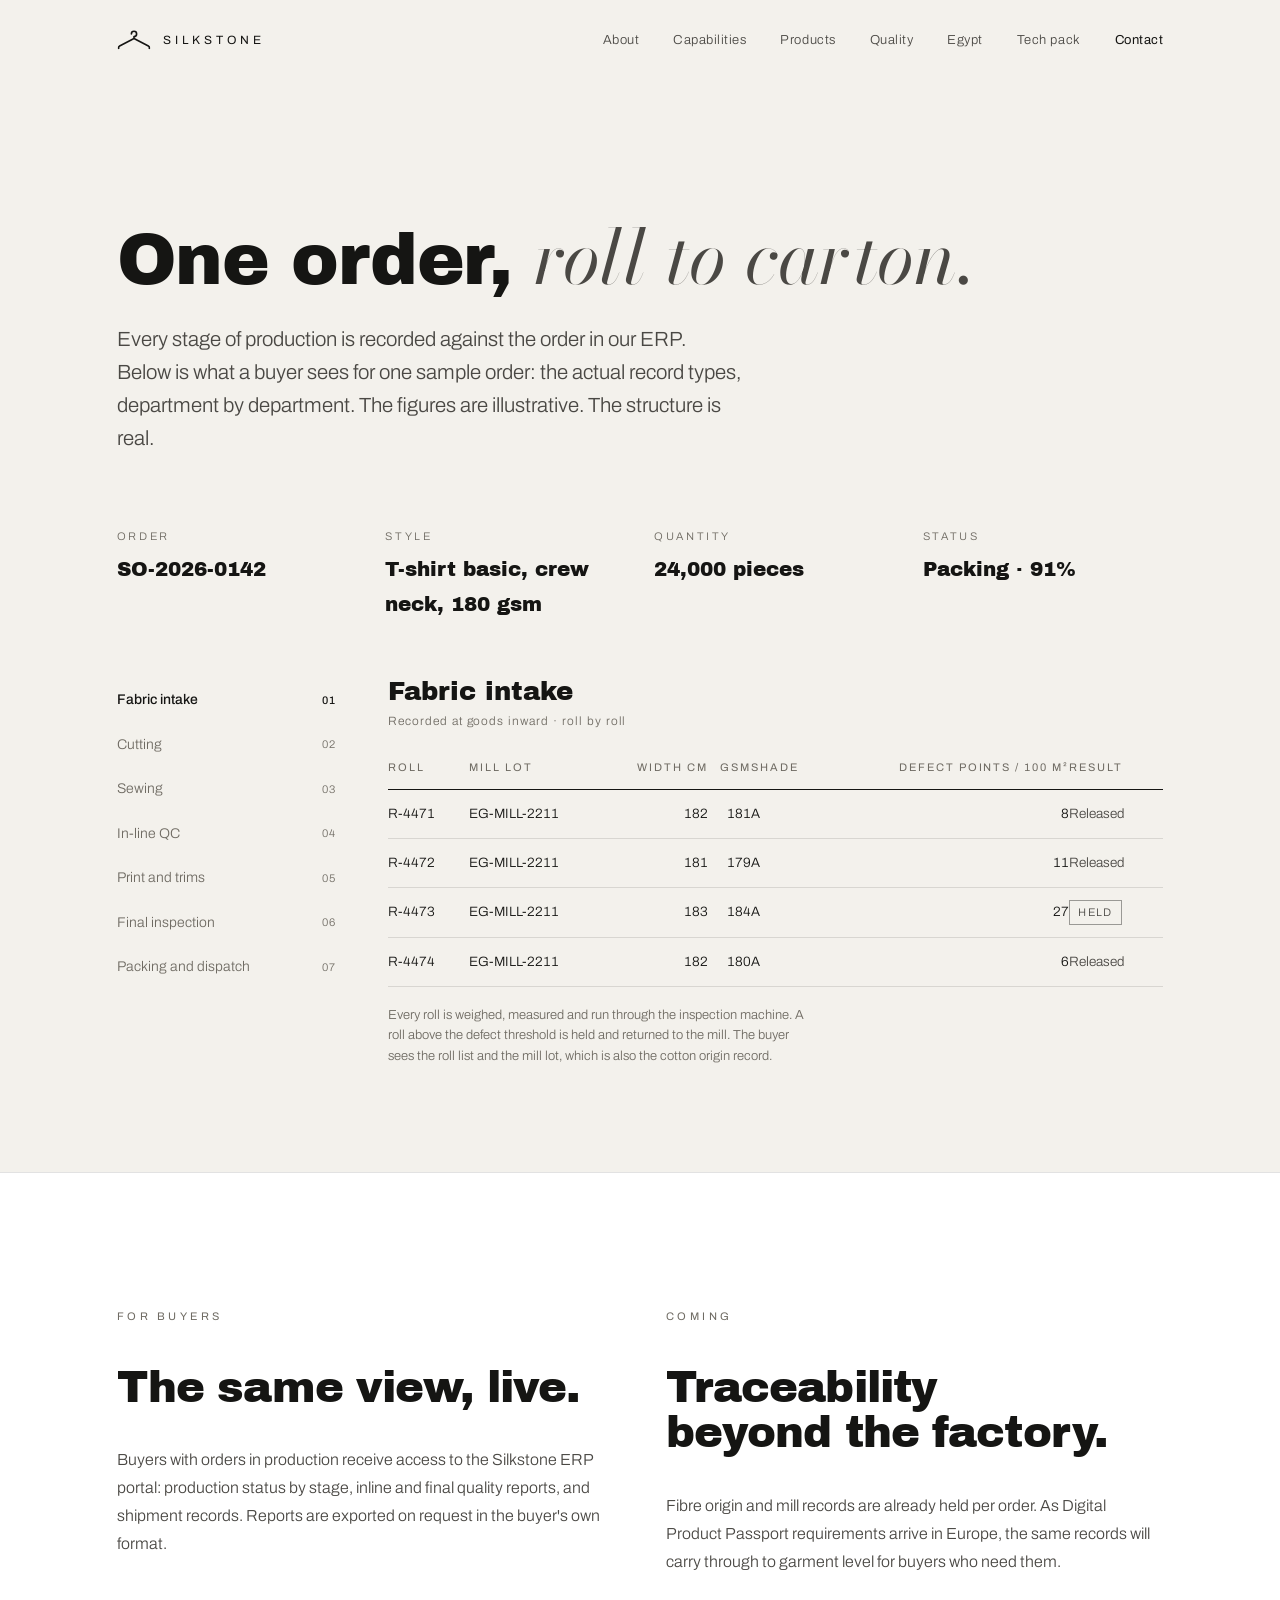
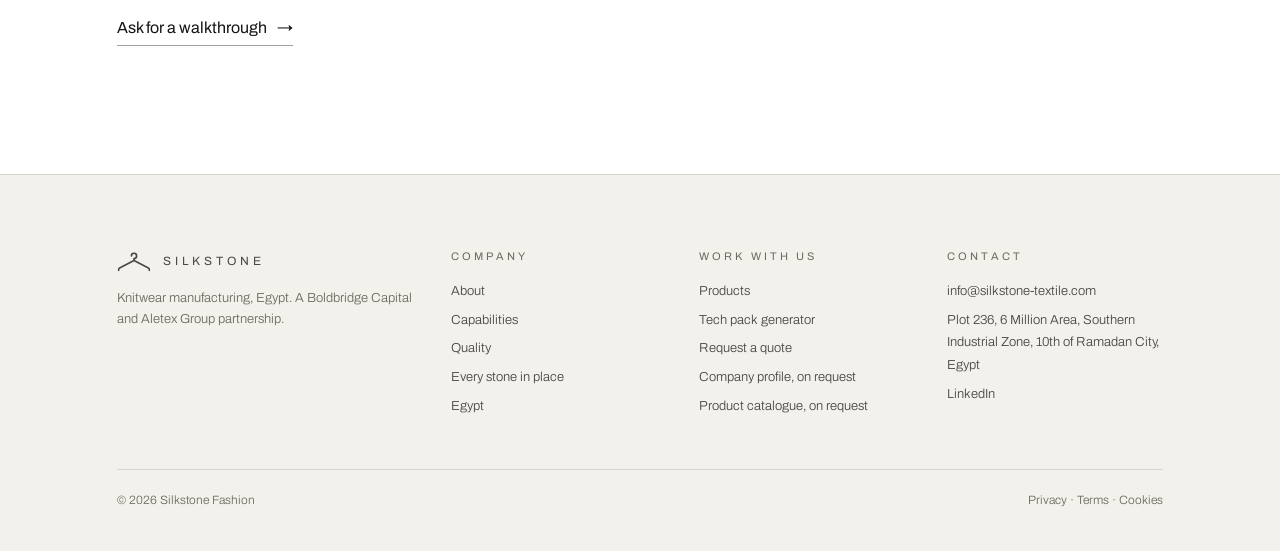
<file: traced-order.html>
<!DOCTYPE html>
<html lang="en">
<head>
<meta charset="UTF-8">
<meta name="viewport" content="width=device-width, initial-scale=1.0">
<title>Every stone in place · Silkstone Fashion</title>
<meta name="description" content="How Silkstone records one order from fabric roll to sealed carton: roll inspection, cutting lays, hourly line output, in-line faults, final AQL inspection and packing, all in the ERP with client access.">
<link rel="canonical" href="https://silkstone-textile.com/traced-order.html">
<link rel="icon" href="assets/logos/favicon.svg" type="image/svg+xml">
<link rel="preconnect" href="https://fonts.googleapis.com">
<link rel="preconnect" href="https://fonts.gstatic.com" crossorigin>
<link href="https://fonts.googleapis.com/css2?family=Archivo+Black&family=Archivo:wght@300;400;500&family=Bodoni+Moda:ital,opsz,wght@1,6..96,400;1,6..96,500&display=swap" rel="stylesheet">
<link rel="stylesheet" href="assets/styles.css?v=23">
</head>
<body>
<a class="skip" href="#main">Skip to content</a>
<header class="nav"><div class="wrap">
  <a class="brand" href="index.html" aria-label="Silkstone home"><svg viewBox="0 0 104 62" aria-hidden="true"><path d="M44 12 A8 8 0 1 1 52 20 L52 26 L96 49 Q100 51 99 56 M52 26 L8 49 Q4 51 5 56"/></svg>SILKSTONE</a>
  <nav class="nav-links"><a href="about.html">About</a><a href="capabilities.html">Capabilities</a><a href="products.html">Products</a><a href="quality.html">Quality</a><a href="egypt.html">Egypt</a><a href="techpack.html">Tech pack</a><a class="nav-cta" href="contact.html">Contact</a></nav>
  <button class="burger" aria-label="Menu" aria-expanded="false"><span></span><span></span><span></span></button>
</div></header>
<div class="menu"><a href="index.html">Home</a><a href="about.html">About</a><a href="capabilities.html">Capabilities</a><a href="products.html">Products</a><a href="quality.html">Quality</a><a href="traced-order.html">Every stone in place</a><a href="egypt.html">Egypt</a><a href="techpack.html">Tech pack generator</a><a href="contact.html">Contact</a></div>

<main id="main">
<section class="pagehead short"><div class="wrap">
  <h1>One order, <em>roll to carton.</em></h1>
  <p class="lead">Every stage of production is recorded against the order in our ERP. Below is what a buyer sees for one sample order: the actual record types, department by department. The figures are illustrative. The structure is real.</p>
</div></section>

<section class="tight" style="padding-top:0"><div class="wrap">
  <div class="order-head rv">
    <div><div class="k">Order</div><div class="v">SO-2026-0142</div></div>
    <div><div class="k">Style</div><div class="v">T-shirt basic, crew neck, 180 gsm</div></div>
    <div><div class="k">Quantity</div><div class="v">24,000 pieces</div></div>
    <div><div class="k">Status</div><div class="v">Packing · 91%</div></div>
  </div>

  <div class="dept rv">
    <div class="dept-nav" role="tablist">
      <button class="on" data-pane="fabric" role="tab">Fabric intake <small>01</small></button>
      <button data-pane="cutting" role="tab">Cutting <small>02</small></button>
      <button data-pane="sewing" role="tab">Sewing <small>03</small></button>
      <button data-pane="qc" role="tab">In-line QC <small>04</small></button>
      <button data-pane="print" role="tab">Print and trims <small>05</small></button>
      <button data-pane="final" role="tab">Final inspection <small>06</small></button>
      <button data-pane="packing" role="tab">Packing and dispatch <small>07</small></button>
    </div>
    <div>
      <div class="dept-pane on" data-pane="fabric">
        <h2>Fabric intake</h2>
        <div class="when">Recorded at goods inward · roll by roll</div>
        <div class="scroll"><table class="data">
          <tr><th>Roll</th><th>Mill lot</th><th class="num">Width cm</th><th class="num">GSM</th><th>Shade</th><th class="num">Defect points / 100 m²</th><th>Result</th></tr>
          <tr><td>R-4471</td><td>EG-MILL-2211</td><td class="num">182</td><td class="num">181</td><td>A</td><td class="num">8</td><td class="ok">Released</td></tr>
          <tr><td>R-4472</td><td>EG-MILL-2211</td><td class="num">181</td><td class="num">179</td><td>A</td><td class="num">11</td><td class="ok">Released</td></tr>
          <tr><td>R-4473</td><td>EG-MILL-2211</td><td class="num">183</td><td class="num">184</td><td>A</td><td class="num">27</td><td><span class="flag">Held</span></td></tr>
          <tr><td>R-4474</td><td>EG-MILL-2211</td><td class="num">182</td><td class="num">180</td><td>A</td><td class="num">6</td><td class="ok">Released</td></tr>
        </table></div>
        <p class="small" style="margin-top:18px">Every roll is weighed, measured and run through the inspection machine. A roll above the defect threshold is held and returned to the mill. The buyer sees the roll list and the mill lot, which is also the cotton origin record.</p>
      </div>
      <div class="dept-pane" data-pane="cutting">
        <h2>Cutting</h2>
        <div class="when">Recorded per lay · computerised auto-cutting</div>
        <div class="scroll"><table class="data">
          <tr><th>Lay</th><th>Marker</th><th class="num">Plies</th><th class="num">Marker length m</th><th class="num">Pieces</th><th class="num">Consumption kg / pc</th><th>Rolls used</th></tr>
          <tr><td>L-01</td><td>MK-0142-A · S M L XL</td><td class="num">120</td><td class="num">9.4</td><td class="num">1,920</td><td class="num">0.212</td><td>R-4471, R-4472</td></tr>
          <tr><td>L-02</td><td>MK-0142-A · S M L XL</td><td class="num">120</td><td class="num">9.4</td><td class="num">1,920</td><td class="num">0.214</td><td>R-4472, R-4474</td></tr>
          <tr><td>L-03</td><td>MK-0142-B · XS XXL</td><td class="num">80</td><td class="num">6.1</td><td class="num">640</td><td class="num">0.219</td><td>R-4474</td></tr>
        </table></div>
        <p class="small" style="margin-top:18px">Marker efficiency and actual consumption are known on the order, not estimated after it. Each cut piece bundle carries the lay number, so any garment can be traced back to its rolls.</p>
      </div>
      <div class="dept-pane" data-pane="sewing">
        <h2>Sewing</h2>
        <div class="when">Line 07 · hourly output, day 4 of 9</div>
        <svg class="chart" viewBox="0 0 640 200" role="img" aria-label="Hourly output bar chart">
          <line x1="40" y1="160" x2="620" y2="160"/>
          <line x1="40" y1="100" x2="620" y2="100"/><text x="6" y="104">300</text>
          <line x1="40" y1="40" x2="620" y2="40"/><text x="6" y="44">600</text>
          <g>
            <rect x="60" y="112" width="44" height="48"/><text x="70" y="180">08:00</text>
            <rect x="120" y="86" width="44" height="74"/><text x="130" y="180">09:00</text>
            <rect x="180" y="78" width="44" height="82"/><text x="190" y="180">10:00</text>
            <rect x="240" y="74" width="44" height="86"/><text x="250" y="180">11:00</text>
            <rect x="300" y="96" width="44" height="64"/><text x="310" y="180">12:00</text>
            <rect x="360" y="76" width="44" height="84"/><text x="370" y="180">13:00</text>
            <rect x="420" y="72" width="44" height="88"/><text x="430" y="180">14:00</text>
            <rect x="480" y="70" width="44" height="90"/><text x="490" y="180">15:00</text>
            <rect x="540" y="82" width="44" height="78"/><text x="550" y="180">16:00</text>
          </g>
        </svg>
        <div class="scroll"><table class="data">
          <tr><th>Line</th><th>Operators</th><th class="num">Target / hr</th><th class="num">Actual / hr</th><th class="num">Efficiency</th><th class="num">Cumulative</th></tr>
          <tr><td>07</td><td>28</td><td class="num">420</td><td class="num">402</td><td class="num">96%</td><td class="num">11,860</td></tr>
          <tr><td>08</td><td>28</td><td class="num">420</td><td class="num">415</td><td class="num">99%</td><td class="num">12,040</td></tr>
        </table></div>
        <p class="small" style="margin-top:18px">Output is logged hourly by operation. Each style has a full operation breakdown, so we know the work content before the first piece is sewn and the buyer sees the line running against plan.</p>
      </div>
      <div class="dept-pane" data-pane="qc">
        <h2>In-line quality control</h2>
        <div class="when">Recorded at the operation · inspector, time, fault, action</div>
        <div class="scroll"><table class="data">
          <tr><th>Time</th><th>Line</th><th>Operation</th><th>Fault</th><th class="num">Pieces</th><th>Action</th></tr>
          <tr><td>09:40</td><td>07</td><td>Neck binding</td><td>Uneven binding width</td><td class="num">6</td><td>Reworked, operator retrained</td></tr>
          <tr><td>11:15</td><td>08</td><td>Side seam</td><td>Skipped stitch</td><td class="num">3</td><td>Reworked, machine tension reset</td></tr>
          <tr><td>14:05</td><td>07</td><td>Hem</td><td>Puckering</td><td class="num">4</td><td>Reworked</td></tr>
        </table></div>
        <div class="order-head" style="margin-top:22px;border-bottom:0">
          <div><div class="k">Inspected today</div><div class="v">2,640</div></div>
          <div><div class="k">Faults</div><div class="v">13</div></div>
          <div><div class="k">Defect rate</div><div class="v">0.49%</div></div>
          <div><div class="k">Policy</div><div class="v">Zero defects</div></div>
        </div>
        <p class="small" style="margin-top:6px">A fault is caught at the operation causing it, not at the end of the run. Every entry names the inspector and the corrective action.</p>
      </div>
      <div class="dept-pane" data-pane="print">
        <h2>Print and trims</h2>
        <div class="when">Recorded per run and per trim batch</div>
        <div class="scroll"><table class="data">
          <tr><th>Item</th><th>Reference</th><th>Test</th><th>Result</th></tr>
          <tr><td>Chest print, 1 colour</td><td>PR-0142-01 · rotary</td><td>Wash test 5 cycles, crock test</td><td class="ok">Pass</td></tr>
          <tr><td>Neck label, woven</td><td>TR-0142-NL</td><td>Wash fastness</td><td class="ok">Pass</td></tr>
          <tr><td>Care label</td><td>TR-0142-CL</td><td>Content and origin check against tech pack</td><td class="ok">Pass</td></tr>
          <tr><td>Size stickers</td><td>TR-0142-SS</td><td>Barcode scan</td><td class="ok">Pass</td></tr>
        </table></div>
        <p class="small" style="margin-top:18px">Printing and embroidery happen in the building, so the print run is a record on the same order, not an invoice from a third party.</p>
      </div>
      <div class="dept-pane" data-pane="final">
        <h2>Final random inspection</h2>
        <div class="when">Recorded per lot · to the buyer's AQL</div>
        <div class="scroll"><table class="data">
          <tr><th>Lot</th><th class="num">Lot size</th><th class="num">Sample</th><th>AQL</th><th class="num">Critical</th><th class="num">Major</th><th class="num">Minor</th><th>Result</th></tr>
          <tr><td>FI-01</td><td class="num">8,000</td><td class="num">200</td><td>2.5</td><td class="num">0</td><td class="num">3</td><td class="num">5</td><td class="ok">Accepted</td></tr>
          <tr><td>FI-02</td><td class="num">8,000</td><td class="num">200</td><td>2.5</td><td class="num">0</td><td class="num">2</td><td class="num">4</td><td class="ok">Accepted</td></tr>
          <tr><td>FI-03</td><td class="num">8,000</td><td class="num">200</td><td>2.5</td><td class="num">0</td><td class="num">1</td><td class="num">6</td><td class="ok">Accepted</td></tr>
        </table></div>
        <div class="order-head" style="margin-top:22px;border-bottom:0">
          <div><div class="k">Metal detection</div><div class="v">24,000 passed</div></div>
          <div><div class="k">Needle log</div><div class="v">2 broken, 2 recovered</div></div>
          <div><div class="k">Measurement check</div><div class="v">Within tolerance</div></div>
          <div><div class="k">Buyer report</div><div class="v">Shared in portal</div></div>
        </div>
      </div>
      <div class="dept-pane" data-pane="packing">
        <h2>Packing and dispatch</h2>
        <div class="when">Recorded per carton · scanned at sealing and loading</div>
        <div class="scroll"><table class="data">
          <tr><th>Carton</th><th>Size ratio</th><th class="num">Pieces</th><th class="num">Gross kg</th><th>Lots</th><th>Status</th></tr>
          <tr><td>C-0001</td><td>S2 M3 L3 XL2</td><td class="num">40</td><td class="num">9.8</td><td>FI-01</td><td class="ok">Loaded</td></tr>
          <tr><td>C-0002</td><td>S2 M3 L3 XL2</td><td class="num">40</td><td class="num">9.7</td><td>FI-01</td><td class="ok">Loaded</td></tr>
          <tr><td>…</td><td></td><td class="num"></td><td class="num"></td><td></td><td></td></tr>
          <tr><td>C-0548</td><td>XS4 XXL4</td><td class="num">32</td><td class="num">8.9</td><td>FI-03</td><td>Sealed</td></tr>
        </table></div>
        <p class="small" style="margin-top:18px">A carton number resolves to its final inspection lot, its sewing line, its cutting lays and its fabric rolls. That is what "every stone in place" means: ask about any carton and the answer comes from the record.</p>
      </div>
    </div>
  </div>
</div></section>

<section class="rule white"><div class="wrap two">
  <div class="rv stack">
    <span class="label">For buyers</span>
    <h2>The same view, live.</h2>
    <p class="muted">Buyers with orders in production receive access to the Silkstone ERP portal: production status by stage, inline and final quality reports, and shipment records. Reports are exported on request in the buyer's own format.</p>
    <a class="link arrow" href="contact.html"><span>Ask for a walkthrough</span><i aria-hidden="true"><b>→</b><b>→</b></i></a>
  </div>
  <div class="rv stack">
    <span class="label">Coming</span>
    <h2>Traceability beyond the factory.</h2>
    <p class="muted">Fibre origin and mill records are already held per order. As Digital Product Passport requirements arrive in Europe, the same records will carry through to garment level for buyers who need them.</p>
  </div>
</div></section>
</main>

<footer><div class="wrap">
  <div class="cols">
    <div><div class="brand"><svg viewBox="0 0 104 62" aria-hidden="true"><path d="M44 12 A8 8 0 1 1 52 20 L52 26 L96 49 Q100 51 99 56 M52 26 L8 49 Q4 51 5 56"/></svg>SILKSTONE</div><p class="small" style="margin-top:16px">Knitwear manufacturing, Egypt. A Boldbridge Capital and Aletex Group partnership.</p></div>
    <div><h3>Company</h3><a href="about.html">About</a><a href="capabilities.html">Capabilities</a><a href="quality.html">Quality</a><a href="traced-order.html">Every stone in place</a><a href="egypt.html">Egypt</a></div>
    <div><h3>Work with us</h3><a href="products.html">Products</a><a href="techpack.html">Tech pack generator</a><a href="contact.html">Request a quote</a><a href="contact.html">Company profile, on request</a><a href="contact.html">Product catalogue, on request</a></div>
    <div><h3>Contact</h3><a href="mailto:info@silkstone-textile.com">info@silkstone-textile.com</a><a href="contact.html">Plot 236, 6 Million Area, Southern Industrial Zone, 10th of Ramadan City, Egypt</a><a href="https://www.linkedin.com/company/silkstone-fashion/" target="_blank" rel="noopener">LinkedIn</a></div>
  </div>
  <div class="bottom"><span>© 2026 Silkstone Fashion</span><span><a href="legal.html#privacy">Privacy</a> · <a href="legal.html#terms">Terms</a> · <a href="legal.html#cookies">Cookies</a></span></div>
</div></footer>
<script src="assets/site.js?v=22"></script>
</body>
</html>
</file>
<file: assets/styles.css>
/* Silkstone Fashion · site styles
   Palette: white, bone, ash, graphite, black. Sand only as a background tint.
   Type: Archivo Black (stone), Bodoni Moda italic (silk), Archivo 300 (body). */

:root{
  --white:#FFFFFF;
  --bone:#F3F1EC;
  --sand:#E9E3D8;
  --ash:#6F6B63;
  --ash-soft:#9B978F;
  --graphite:#4A4844;
  --black:#151513;
  --line:rgba(21,21,19,.12);
  --line-strong:rgba(21,21,19,.4);
  --shadow:0 30px 70px rgba(21,21,19,.10), 0 2px 6px rgba(21,21,19,.05);
  --font:"Archivo",system-ui,-apple-system,"Segoe UI",Helvetica,Arial,sans-serif;
  --stone:"Archivo Black","Archivo",Impact,system-ui,sans-serif;
  --silk:"Bodoni Moda","Didot","Bodoni 72",Georgia,serif;
  --ease:cubic-bezier(.22,1,.36,1);
  --wrap:1200px;
  --gap:clamp(28px,4vw,56px);
  --gutter:clamp(20px,6vw,88px);
}
*{box-sizing:border-box}
html{scroll-behavior:smooth;-webkit-text-size-adjust:100%}
@view-transition{navigation:auto}
::view-transition-old(root){animation:vt-out .28s var(--ease) both}
::view-transition-new(root){animation:vt-in .42s var(--ease) both}
@keyframes vt-out{to{opacity:0}}
@keyframes vt-in{from{opacity:0;transform:translateY(6px)}to{opacity:1;transform:none}}
@media (prefers-reduced-motion:reduce){::view-transition-old(root),::view-transition-new(root){animation:none}}
body{margin:0;background:var(--bone);color:var(--black);font-family:var(--font);font-weight:300;font-size:16px;line-height:1.75;-webkit-font-smoothing:antialiased;overflow-x:hidden}
img{max-width:100%;display:block}
a{color:inherit;text-decoration:none}
h1,h2,h3,h4{font-family:var(--stone);font-weight:400;margin:0;letter-spacing:-.02em;text-wrap:balance;line-height:1.05}
h1{font-size:clamp(38px,5.6vw,80px);line-height:.98}
h2{font-size:clamp(28px,3.4vw,48px);line-height:1.04}
h3{font-size:22px}
h4{font-size:15px;letter-spacing:-.01em}
h1 em,h2 em,h3 em,.silk{font-family:var(--silk);font-style:italic;font-weight:400;font-variation-settings:"opsz" 72;letter-spacing:0;color:var(--graphite)}
h1 em,h2 em{font-size:1.06em}
p{margin:0 0 1.2em;max-width:60ch}
strong,b{font-weight:500}
ul{padding-left:0;list-style:none;margin:0}
.wrap{max-width:var(--wrap);margin:0 auto;padding:0 var(--gutter)}
.label{font-size:11px;letter-spacing:.32em;text-transform:uppercase;color:var(--ash);font-weight:400}
.muted{color:var(--graphite)}
.small{font-size:13px;color:var(--ash);line-height:1.6}
.lead{font-size:clamp(18px,1.6vw,21px);line-height:1.6;max-width:52ch;color:var(--graphite)}
.hr{height:1px;background:var(--line);border:0;margin:0}
section{padding:clamp(80px,10vw,150px) 0}
section.tight{padding:clamp(56px,7vw,100px) 0}
section.rule{border-top:1px solid var(--line)}
.sand{background:var(--sand)}
.white{background:var(--white)}
.two{display:grid;grid-template-columns:minmax(0,1fr) minmax(0,1fr);gap:var(--gap);align-items:start}
.two.tightgap{gap:clamp(24px,4vw,56px)}
.three{display:grid;grid-template-columns:repeat(3,minmax(0,1fr));gap:var(--gap)}
.four{display:grid;grid-template-columns:repeat(4,minmax(0,1fr));gap:clamp(24px,3vw,40px)}
@media (max-width:900px){.two,.three{grid-template-columns:1fr}.four{grid-template-columns:1fr 1fr}}
@media (max-width:560px){.four{grid-template-columns:1fr}}
.stack>*+*{margin-top:clamp(20px,3vw,36px)}

/* links and buttons */
.link{display:inline-block;padding-bottom:3px;border-bottom:1px solid var(--line-strong);transition:border-color .5s var(--ease);font-weight:400}
.link:hover{border-color:var(--black)}
.btn{display:inline-block;line-height:1.5;padding:14px 30px;border:1px solid var(--black);font-size:13px;letter-spacing:.18em;text-transform:uppercase;font-weight:400;transition:background .5s var(--ease),color .5s var(--ease)}
.btn:hover{background:var(--black);color:var(--bone)}
.btn.solid{background:var(--black);color:var(--bone)}
.btn.solid:hover{background:var(--graphite);border-color:var(--graphite)}
.btn.quiet{border-color:var(--line-strong)}
.btn.quiet:hover{border-color:var(--black)}
button{font-family:inherit;font-weight:inherit;cursor:pointer}
button.btn{background:transparent;color:var(--black)}
button.btn.solid{background:var(--black);color:var(--bone)}
:focus-visible{outline:1px solid var(--black);outline-offset:4px}

/* nav */
.nav{position:fixed;top:0;left:0;right:0;z-index:50;transition:background .6s var(--ease),box-shadow .6s var(--ease)}
.nav.scrolled{background:rgba(243,241,236,.9);backdrop-filter:blur(12px);-webkit-backdrop-filter:blur(12px);box-shadow:0 1px 0 var(--line)}
.nav .wrap{display:flex;align-items:center;height:80px;gap:34px}
.brand{display:flex;align-items:center;gap:12px;margin-right:auto;font-size:12px;letter-spacing:.34em;font-weight:400}
.brand svg{width:34px;height:auto;overflow:visible}
.brand svg path{fill:none;stroke:currentColor;stroke-width:5;stroke-linecap:round;stroke-linejoin:round}
.nav-links{display:flex;gap:34px;font-size:13px;letter-spacing:.04em;color:var(--graphite)}
.nav-links a{padding:4px 0;position:relative;transition:color .4s var(--ease)}
.nav-links a::after{content:"";position:absolute;left:0;right:0;bottom:0;height:1px;background:var(--black);transform:scaleX(0);transform-origin:left;transition:transform .5s var(--ease)}
.nav-links a:hover::after,.nav-links a.on::after,.nav-links a:focus-visible::after{transform:scaleX(1)}
.nav-links a:hover,.nav-links a.on{color:var(--black)}
.nav-cta{color:var(--black)!important;border-color:var(--black)!important;font-weight:400}
.burger{display:none;background:none;border:0;width:40px;height:40px;position:relative;margin-left:auto}
.burger span{position:absolute;left:8px;right:8px;height:1px;background:var(--black);transition:transform .5s var(--ease),opacity .3s}
.burger span:nth-child(1){top:14px}.burger span:nth-child(2){top:20px}.burger span:nth-child(3){top:26px}
.menu{position:fixed;inset:0;background:var(--bone);z-index:49;display:flex;flex-direction:column;justify-content:center;padding:0 var(--gutter);gap:22px;opacity:0;pointer-events:none;transition:opacity .5s var(--ease)}
.menu.open{opacity:1;pointer-events:auto}
.menu a{font-size:30px;font-weight:300;border-bottom:1px solid var(--line);padding-bottom:12px}
@media (max-width:980px){.nav-links{display:none}.burger{display:block}}
body.menu-open{overflow:hidden}
body.menu-open .burger span:nth-child(1){transform:translateY(6px) rotate(45deg)}
body.menu-open .burger span:nth-child(2){opacity:0}
body.menu-open .burger span:nth-child(3){transform:translateY(-6px) rotate(-45deg)}

/* loader */
.loader{position:fixed;inset:0;background:var(--bone);z-index:100;display:grid;place-items:center;transition:opacity .7s var(--ease);pointer-events:none}
.loader svg{width:72px;overflow:visible}
.loader path{fill:none;stroke:var(--black);stroke-width:3.4;stroke-linecap:round;stroke-linejoin:round;stroke-dasharray:330;stroke-dashoffset:330}
.loader.go path{animation:draw 1.1s var(--ease) forwards}
.loader.done{opacity:0}
@keyframes draw{to{stroke-dashoffset:0}}

/* landing: header on stone */
.hero-stone{position:relative;min-height:min(86vh,900px);display:grid;align-items:center;text-align:center;padding:clamp(150px,18vw,200px) 0 clamp(80px,9vw,120px);background:var(--bone) url(img/limestone.jpg) center/cover no-repeat;isolation:isolate}
.hero-stone::before{content:"";position:absolute;inset:0;background:linear-gradient(180deg,rgba(243,241,236,.86) 0%,rgba(243,241,236,.72) 45%,rgba(243,241,236,.8) 78%,var(--bone) 100%);z-index:-1}
.hero-stone .label{display:block;margin-bottom:26px;color:var(--graphite)}
.hero-stone h1{font-size:clamp(32px,4.3vw,62px);max-width:17ch;line-height:1;margin:0 auto;color:var(--black)}
.hero-stone .silk-line{display:block;margin-top:22px;font-size:clamp(24px,2.6vw,38px);color:var(--black);line-height:1.2}
.hero-stone .lead{margin:26px auto 0;color:var(--graphite);max-width:42ch;font-size:17px}
.hero-stone .hero-actions{margin-top:40px;justify-content:center}
@supports (background-image:image-set(url("a.webp") type("image/webp"))){
  .hero-stone{background-image:image-set(url(img/limestone-2000.webp) type("image/webp"),url(img/limestone.jpg) type("image/jpeg"))}
}
@media (max-width:700px){.hero-stone{background-position:62% 50%;min-height:auto;padding-top:130px}}

/* landing: stone slab and silk */
.slab-wrap{position:relative;padding:clamp(72px,9vw,130px) 0 clamp(80px,10vw,140px)}
.slab{position:relative;background:radial-gradient(120% 140% at 20% 0%,#2E2C28 0%,#1B1A17 55%,#151513 100%);color:var(--bone);padding:clamp(56px,7vw,96px) clamp(24px,5vw,72px);box-shadow:var(--shadow)}
.slab .figs{border:0;display:grid;grid-template-columns:1fr 1fr 1fr 1fr;gap:clamp(24px,4vw,64px);align-items:start}
.slab .figs>div{border:0;padding:0}
.slab .figs b{font-family:var(--stone);font-weight:400;font-size:clamp(44px,5.2vw,76px);color:var(--white);margin:0 0 4px;letter-spacing:-.03em;white-space:nowrap;font-variant-numeric:tabular-nums}
.slab .figs i{display:block;font-family:var(--silk);font-style:italic;font-size:clamp(18px,1.6vw,22px);color:var(--bone);font-variation-settings:"opsz" 48}
.slab .figs small{color:#B4AFA3;margin-top:8px}
@media (prefers-reduced-motion:no-preference){
}
.slab-line{text-align:center;margin-top:clamp(40px,5vw,64px)}
.slab-line .silk{font-size:clamp(26px,3vw,40px);color:var(--black)}
.slab-line p{margin:14px auto 0;max-width:52ch;color:var(--graphite)}
@media (max-width:900px){.slab .figs{grid-template-columns:1fr 1fr;gap:36px 24px}}
@media (max-width:560px){.slab .figs{grid-template-columns:1fr 1fr;gap:30px 20px}.slab .figs b{font-size:40px}.slab .figs i{font-size:17px}}

/* landing: three doors */
.doors{display:grid;grid-template-columns:repeat(3,minmax(0,1fr));gap:2px;background:var(--line)}
.door{position:relative;display:block;aspect-ratio:4/5;overflow:hidden;background:var(--white);color:var(--black)}
.door img{width:100%;height:100%;object-fit:cover;filter:saturate(.6);transition:transform 1.6s var(--ease)}
.door:hover img{transform:scale(1.04)}
.door .blank{position:absolute;inset:0;display:grid;place-items:center;color:var(--ash);font-size:11px;letter-spacing:.24em;text-transform:uppercase;text-align:center;line-height:1.8;padding:24px;background:repeating-linear-gradient(135deg,transparent 0 22px,rgba(21,21,19,.035) 22px 23px)}
.door .blank{align-content:start;justify-items:start;padding:clamp(16px,2.4vw,28px) clamp(20px,3vw,36px)}.door .blank span{transform:none;text-align:left;line-height:1.5}
.door .t{position:absolute;left:clamp(20px,3vw,36px);right:clamp(20px,3vw,36px);bottom:clamp(20px,3vw,36px);z-index:1}
.door .t .label{display:block;margin-bottom:10px}
.door .t h2{font-size:clamp(24px,2.6vw,36px);color:var(--black);line-height:1}
.door .t h2 em{color:var(--graphite)}
.door .t p{margin:12px 0 0;color:var(--graphite);font-size:14px;max-width:30ch;line-height:1.55}
.door .t .go{display:inline-block;margin-top:16px;font-size:11px;letter-spacing:.2em;text-transform:uppercase;color:var(--black);border-bottom:1px solid var(--line-strong);padding-bottom:3px;transition:border-color .5s var(--ease)}
.door:hover .t .go{border-color:var(--black)}
@media (max-width:900px){.doors{grid-template-columns:1fr}.door{aspect-ratio:auto;min-height:300px}.door .t{position:relative;left:auto;right:auto;bottom:auto;padding:150px clamp(20px,3vw,36px) clamp(24px,3vw,36px) }.door .blank{bottom:auto;height:120px}}

/* hero */
.hero{padding-top:clamp(150px,20vw,240px);padding-bottom:clamp(60px,8vw,120px)}
.hero .label{margin-bottom:28px;display:block}
.hero h1{max-width:14ch}
.hero .lead{margin-top:32px}
.hero-actions{display:flex;gap:36px;align-items:center;margin-top:44px;flex-wrap:wrap}
.hero-image{margin-top:clamp(56px,8vw,120px);position:relative}
.hero-image img{width:100%;aspect-ratio:16/7;object-fit:cover}
.pagehead{padding-top:clamp(150px,18vw,220px);padding-bottom:clamp(40px,6vw,80px)}
.pagehead .label{display:block;margin-bottom:26px}
.pagehead .lead{margin-top:28px}


/* images and placeholders */
.fig{margin:0}
.fig img{width:100%;height:auto}
.fig figcaption{font-size:12px;color:var(--ash);margin-top:12px;letter-spacing:.04em}
.ph{background:var(--white);border:1px solid var(--line);display:grid;place-items:center;text-align:center;padding:24px;color:var(--ash);font-size:12px;letter-spacing:.14em;text-transform:uppercase;line-height:1.7}
.ph.tall{aspect-ratio:3/4}.ph.wide{aspect-ratio:16/9}.ph.square{aspect-ratio:1}.ph.portrait{aspect-ratio:4/5}
.shadowed{box-shadow:var(--shadow)}

/* definition rows */
.rows{border-top:1px solid var(--line)}
.row{display:grid;grid-template-columns:minmax(0,.9fr) minmax(0,2fr);gap:24px;padding:22px 0;border-bottom:1px solid var(--line)}
.row .k{color:var(--ash);font-size:13px;letter-spacing:.06em;padding-top:3px}
.row .v{color:var(--black)}
.row .v p:last-child{margin-bottom:0}
@media (max-width:640px){.row{grid-template-columns:1fr;gap:6px}}

/* list with hairline bullets */
.dash{padding:0}
.dash li{position:relative;padding:14px 0 14px 32px;border-bottom:1px solid var(--line);color:var(--graphite)}
.dash li::before{content:"";position:absolute;left:0;top:27px;width:14px;height:1px;background:var(--black)}
.dash li b{color:var(--black);font-weight:400}

/* logos */
.logo-row{display:flex;flex-wrap:wrap;gap:clamp(28px,5vw,72px);align-items:center}
.logo-row img{height:34px;width:auto;filter:grayscale(1);opacity:.75;transition:opacity .5s}
.logo-row img:hover{opacity:1}
.logo-row img.tall{height:56px}
.cert-row{display:flex;flex-wrap:wrap;gap:22px;align-items:center}
.cert-row a,.cert-row span{display:grid;place-items:center;width:104px;height:104px;background:var(--white);border:1px solid var(--line)}
.cert-row img{max-width:74px;max-height:74px;filter:grayscale(1);opacity:.8;transition:opacity .4s,filter .4s}
.cert-row a:hover img{filter:none;opacity:1}
.cert-row small{display:block}

/* process: stitched line */
.process{position:relative}
.stages{position:relative;display:grid;grid-template-columns:repeat(7,minmax(0,1fr));gap:20px;margin-top:64px;padding-top:70px}
.stitch{position:absolute;left:0;top:0;width:100%;height:80px;overflow:visible;pointer-events:none}
.stitch .base{fill:none;stroke:var(--line);stroke-width:1;stroke-dasharray:4 5}
.stitch .thread{fill:none;stroke:var(--black);stroke-width:1.2;stroke-dasharray:5 5;stroke-linecap:round}
.stitch .needle{fill:none;stroke:var(--black);stroke-width:1.4;stroke-linecap:round}
.stage{position:relative;padding-top:6px;opacity:.35;transform:translateY(6px);transition:opacity .8s var(--ease),transform .8s var(--ease)}
.stage.on{opacity:1;transform:none}
.stage .dot{position:absolute;top:-38px;left:0;width:9px;height:9px;border-radius:50%;background:var(--bone);border:1px solid var(--black);transition:background .5s}
.stage.on .dot{background:var(--black)}
.stage .n{font-size:11px;letter-spacing:.3em;color:var(--ash)}
.stage h4{margin:10px 0 6px;font-weight:400;font-size:15px}
.stage p{font-size:13px;color:var(--graphite);line-height:1.6;margin:0}
@media (max-width:980px){
  .stages{grid-template-columns:1fr;gap:0;padding-top:0;padding-left:44px;margin-top:40px}
  .stitch{width:44px;height:100%;left:0;top:0}
  .stage{padding:18px 0 22px;border-bottom:1px solid var(--line)}
  .stage .dot{top:28px;left:-44px}
}

/* wardrobe */
.wardrobe{background:var(--white);border:1px solid var(--line);position:relative;overflow:hidden}
.rail{display:flex;gap:clamp(24px,5vw,64px);padding:26px clamp(20px,4vw,48px);border-bottom:1px solid var(--line);font-size:13px;letter-spacing:.12em;text-transform:uppercase;color:var(--ash);overflow-x:auto}
.rail button{background:none;border:0;padding:6px 0;color:inherit;font:inherit;letter-spacing:inherit;text-transform:inherit;border-bottom:1px solid transparent;white-space:nowrap;transition:color .4s,border-color .4s}
.rail button.on,.rail button:hover{color:var(--black);border-color:var(--black)}
.wall{position:relative;height:clamp(360px,44vw,620px);overflow:hidden;background:var(--white)}
.wall::before{content:"";position:absolute;left:0;right:0;top:0;height:1px;background:var(--line)}
.hanger{position:absolute;inset:0;display:grid;place-items:center;transform:translateX(110%);opacity:0;transition:transform 1.2s var(--ease),opacity .8s var(--ease)}
.hanger.in{transform:none;opacity:1}
.hanger.out{transform:translateX(-110%);opacity:0}
.hanger img{position:absolute;inset:0;width:100%;height:100%;object-fit:cover;object-position:50% 40%;-webkit-mask-image:radial-gradient(ellipse 46% 72% at 50% 50%,#000 58%,transparent 100%);mask-image:radial-gradient(ellipse 46% 72% at 50% 50%,#000 58%,transparent 100%)}
.wall .hint{position:absolute;left:0;right:0;bottom:28px;text-align:center;font-size:12px;letter-spacing:.2em;text-transform:uppercase;color:var(--ash);transition:opacity .5s}
.wall.has .hint{opacity:0}
.item{display:grid;grid-template-columns:minmax(0,1fr) minmax(0,1.3fr);gap:clamp(24px,4vw,64px);padding:clamp(28px,4vw,56px) clamp(20px,4vw,48px);border-top:1px solid var(--line);align-items:start}
@media (max-width:900px){.item{grid-template-columns:1fr}}
.item h3{font-size:clamp(24px,2.6vw,34px);font-weight:300}
.item .actions{display:flex;flex-wrap:wrap;gap:12px;margin-top:22px}
.item .actions .btn{padding:11px 18px;font-size:11px;letter-spacing:.16em}
.tabs{display:flex;gap:26px;border-bottom:1px solid var(--line);font-size:12px;letter-spacing:.14em;text-transform:uppercase;color:var(--ash)}
.tabs button{background:none;border:0;padding:0 0 12px;color:inherit;font:inherit;letter-spacing:inherit;text-transform:inherit;margin-bottom:-1px;border-bottom:1px solid transparent}
.tabs button.on{color:var(--black);border-color:var(--black)}
.pane{display:none;padding-top:22px}
.pane.on{display:block}
.spec{width:100%;border-collapse:collapse;font-size:14px}
.spec td{padding:10px 0;border-bottom:1px solid var(--line);vertical-align:top}
.spec td:first-child{color:var(--ash);width:38%;font-size:13px;letter-spacing:.04em}
model-viewer{width:100%;height:420px;background:var(--bone);--poster-color:transparent}
.mv-note{font-size:12px;color:var(--ash);margin-top:10px}

/* traced order */
.order-head{display:grid;grid-template-columns:repeat(4,minmax(0,1fr));gap:20px;border-top:1px solid var(--line);border-bottom:1px solid var(--line);padding:26px 0}
.order-head .k{font-size:11px;letter-spacing:.24em;text-transform:uppercase;color:var(--ash)}
.order-head .v{font-size:18px;margin-top:6px}
@media (max-width:760px){.order-head{grid-template-columns:1fr 1fr}}
.dept{display:grid;grid-template-columns:220px minmax(0,1fr);gap:clamp(24px,4vw,64px);margin-top:56px}
@media (max-width:900px){.dept{grid-template-columns:1fr}}
.dept-nav{display:flex;flex-direction:column;gap:0;border-top:1px solid var(--line)}
.dept-nav button{text-align:left;background:none;border:0;border-bottom:1px solid var(--line);padding:16px 0;font:inherit;font-size:14px;color:var(--ash);display:flex;justify-content:space-between;align-items:center;transition:color .4s}
.dept-nav button.on,.dept-nav button:hover{color:var(--black)}
.dept-nav button small{font-size:11px;letter-spacing:.14em}
.dept-pane{display:none}.dept-pane.on{display:block}
.dept-pane h2{font-weight:300;font-size:26px;margin-bottom:6px;letter-spacing:0}
.dept-pane .when{font-size:12px;color:var(--ash);letter-spacing:.08em;margin-bottom:26px}
.data{width:100%;border-collapse:collapse;font-size:13.5px;font-variant-numeric:tabular-nums}
.data th{text-align:left;font-weight:400;font-size:11px;letter-spacing:.18em;text-transform:uppercase;color:var(--ash);padding:0 12px 12px 0;border-bottom:1px solid var(--black)}
.data td{padding:12px 12px 12px 0;border-bottom:1px solid var(--line);vertical-align:top}
.data td.num,.data th.num{text-align:right;padding-right:0}
.ok{color:var(--graphite)}
.flag{display:inline-block;font-size:11px;letter-spacing:.12em;text-transform:uppercase;padding:2px 8px;border:1px solid var(--line-strong);color:var(--graphite)}
.chart{width:100%;height:auto;margin:10px 0 6px}
.chart rect{fill:var(--black)}
.chart text{font-family:var(--font);font-size:10px;fill:var(--ash)}
.chart line{stroke:var(--line)}
.scroll{overflow-x:auto}

/* map */
.map{position:relative;background:var(--white);border:1px solid var(--line);padding:clamp(16px,3vw,40px)}
.map img{width:100%;height:auto;opacity:.5;filter:grayscale(1)}
.map .pin{position:absolute;width:8px;height:8px;border-radius:50%;background:var(--black);transform:translate(-50%,-50%)}
.map .pin.home{width:12px;height:12px;background:transparent;border:1px solid var(--black)}
.map .pin span{position:absolute;left:14px;top:-8px;white-space:nowrap;font-size:11px;letter-spacing:.14em;text-transform:uppercase;color:var(--graphite)}
.map .pin.left span{left:auto;right:14px}

/* contact conversation */
.convo{max-width:720px}
.q{display:none}
.q.on{display:block}
.q .label{display:block;margin-bottom:18px}
.q h2{font-size:clamp(26px,3vw,40px);margin-bottom:26px}
.choices{display:flex;flex-wrap:wrap;gap:12px}
.choices button{background:transparent;border:1px solid var(--line-strong);padding:14px 22px;font:inherit;font-size:15px;transition:border-color .4s,background .4s,color .4s}
.choices button:hover{border-color:var(--black)}
.choices button.on{background:var(--black);color:var(--bone);border-color:var(--black)}
.field{width:100%;background:transparent;border:0;border-bottom:1px solid var(--line-strong);padding:14px 0;font:inherit;font-size:clamp(20px,2.4vw,30px);font-weight:300;color:var(--black);outline:0}
.field:focus{border-color:var(--black)}
textarea.field{font-size:18px;line-height:1.6;resize:vertical;min-height:120px}
.q-actions{display:flex;gap:26px;align-items:center;margin-top:34px}
.q-actions .back{font-size:13px;color:var(--ash);background:none;border:0;padding:0;font-family:inherit;letter-spacing:.1em;text-transform:uppercase}
.progress{height:1px;background:var(--line);margin-bottom:56px;position:relative}
.progress i{position:absolute;left:0;top:0;height:1px;width:100%;background:var(--black);transform-origin:left;transform:scaleX(0);transition:transform .6s var(--ease)}
.summary{border-top:1px solid var(--line)}
.summary .row .v{font-size:17px}

/* tech pack */
.tp{display:grid;grid-template-columns:minmax(0,1fr) minmax(0,1fr);gap:var(--gap);align-items:start}
@media (max-width:980px){.tp{grid-template-columns:1fr}}
.tp-form .group{border-top:1px solid var(--line);padding:26px 0}
.tp-form .group h3{font-size:18px;font-weight:400;margin-bottom:14px}
.tp-form label{display:block;font-size:12px;letter-spacing:.14em;text-transform:uppercase;color:var(--ash);margin:14px 0 6px}
.tp-form input,.tp-form select,.tp-form textarea{width:100%;background:var(--white);border:1px solid var(--line);padding:12px 14px;font:inherit;font-size:15px;color:var(--black);outline:0}
.tp-form input:focus,.tp-form select:focus,.tp-form textarea:focus{border-color:var(--black)}
.tp-form .grid2{display:grid;grid-template-columns:1fr 1fr;gap:0 18px}
.tp-form .grid3{display:grid;grid-template-columns:1fr 1fr 1fr;gap:0 18px}
.sizes{display:flex;flex-wrap:wrap;gap:8px;margin-top:6px}
.sizes label{display:inline-flex;align-items:center;gap:8px;border:1px solid var(--line-strong);padding:8px 12px;margin:0;font-size:13px;letter-spacing:.08em;cursor:pointer}
.sizes input{width:auto}
.meas{width:100%;border-collapse:collapse;font-size:13px;margin-top:10px}
.meas th{font-weight:400;font-size:11px;letter-spacing:.14em;text-transform:uppercase;color:var(--ash);text-align:left;padding:6px 8px 8px 0;border-bottom:1px solid var(--black)}
.meas td{padding:4px 8px 4px 0;border-bottom:1px solid var(--line)}
.meas td input{width:64px;padding:6px 8px;text-align:right;font-variant-numeric:tabular-nums}
.tp-sheet{background:var(--white);border:1px solid var(--line);padding:clamp(24px,3vw,44px);position:sticky;top:100px;box-shadow:var(--shadow)}
.tp-sheet .head{display:flex;justify-content:space-between;align-items:flex-start;border-bottom:1px solid var(--black);padding-bottom:14px;margin-bottom:22px}
.tp-sheet .head .brand{font-size:11px;margin:0}
.tp-sheet .head .brand svg{width:26px}
.tp-sheet .meta{font-size:11px;letter-spacing:.14em;text-transform:uppercase;color:var(--ash);text-align:right;line-height:1.7}
.tp-sheet h3{font-size:26px;font-weight:300;margin-bottom:4px}
.tp-sheet .sub{color:var(--ash);font-size:13px;margin-bottom:22px}
.tp-sheet .sketch{aspect-ratio:1/1;max-height:220px;margin:0 auto 22px;display:block}
.tp-sheet .sketch path{fill:none;stroke:var(--black);stroke-width:1.2;stroke-linejoin:round}
.tp-sheet .sketch .dash{stroke-dasharray:3 3;stroke:var(--ash)}
.tp-sheet table{width:100%;border-collapse:collapse;font-size:12.5px}
.tp-sheet td,.tp-sheet th{padding:7px 8px 7px 0;border-bottom:1px solid var(--line);vertical-align:top;text-align:left}
.tp-sheet th{font-weight:400;font-size:10px;letter-spacing:.16em;text-transform:uppercase;color:var(--ash);border-bottom:1px solid var(--black)}
.tp-sheet td:first-child{color:var(--ash);width:36%}
.tp-sheet .sec{font-size:10px;letter-spacing:.24em;text-transform:uppercase;color:var(--ash);margin:20px 0 8px}
.tp-sheet .foot{margin-top:24px;font-size:10px;color:var(--ash);letter-spacing:.06em;line-height:1.6;border-top:1px solid var(--line);padding-top:12px}
.tp-actions{display:flex;flex-wrap:wrap;gap:12px;margin-top:22px}
.tp-actions .btn{padding:11px 18px;font-size:11px;letter-spacing:.16em}

/* footer */
footer{border-top:1px solid var(--line);padding:clamp(48px,6vw,80px) 0 40px;font-size:13px;color:var(--graphite)}
footer .cols{display:grid;grid-template-columns:1.4fr 1fr 1fr 1fr;gap:32px}
footer h3{font-family:var(--font);font-size:11px;letter-spacing:.28em;text-transform:uppercase;color:var(--ash);font-weight:400;margin-bottom:14px}
footer a{display:block;padding:3px 0}
footer a:hover{color:var(--black)}
footer .bottom{margin-top:48px;padding-top:20px;border-top:1px solid var(--line);display:flex;justify-content:space-between;flex-wrap:wrap;gap:10px;font-size:12px;color:var(--ash)}
footer .bottom a{display:inline;padding:0}
@media (max-width:900px){footer .cols{grid-template-columns:1fr 1fr}}
@media (max-width:560px){footer .cols{grid-template-columns:1fr}}

/* reveal */
.rv{opacity:1;transform:none}
@media (prefers-reduced-motion:no-preference){
  .rv{opacity:0;transform:translateY(18px);transition:opacity .9s var(--ease),transform 1s var(--ease)}
  .rv.in{opacity:1;transform:none}
}
@media (prefers-reduced-motion:reduce){
  *{animation:none!important;transition:none!important}
  .loader{display:none}
}

/* 404 */
.lost{min-height:100vh;display:grid;place-items:center;text-align:center;padding:120px var(--gutter) 80px}
.lost svg{width:120px;margin:0 auto 40px;overflow:visible}
.lost path{fill:none;stroke:var(--black);stroke-width:2.6;stroke-linecap:round;stroke-linejoin:round}
.lost .swing{transform-origin:50% 8%;animation:swing 4s ease-in-out infinite}
@keyframes swing{0%,100%{transform:rotate(-3deg)}50%{transform:rotate(3deg)}}

/* print: tech pack */
@media print{
  body{background:#fff}
  .nav,.menu,.loader,footer,.tp-form,.tp-actions,.pagehead,.no-print{display:none!important}
  .tp{display:block}
  .tp-sheet{position:static;border:0;box-shadow:none;padding:0}
  section{padding:0}
  @page{size:A4;margin:16mm}
}

/* ---------- products: the rail ---------- */
.pagehead.short{padding-bottom:clamp(28px,4vw,48px)}
.cat-tabs{display:flex;gap:clamp(18px,3vw,40px);flex-wrap:wrap;margin-bottom:18px;font-size:12px;letter-spacing:.16em;text-transform:uppercase;color:var(--ash)}
.cat-tabs button{background:none;border:0;padding:8px 0;color:inherit;font:inherit;letter-spacing:inherit;text-transform:inherit;border-bottom:1px solid transparent;transition:color .4s var(--ease),border-color .4s var(--ease);min-height:44px}
.cat-tabs button:hover,.cat-tabs button.on{color:var(--black);border-color:var(--black)}
.rail-stage{position:relative;height:clamp(420px,62vh,700px);background:var(--bone);border:1px solid var(--line);overflow:hidden}
.rail-stage canvas{display:block;width:100%;height:100%;touch-action:pan-y;outline:none}
.rail-stage canvas:focus-visible{box-shadow:inset 0 0 0 1px var(--black)}
.rail-labels{position:absolute;inset:0;pointer-events:none}
.rail-label{position:absolute;left:0;top:0;text-align:center;font-size:11px;letter-spacing:.2em;text-transform:uppercase;color:var(--ash);white-space:nowrap;transition:color .4s var(--ease),opacity .3s}
.rail-label b{display:block;font-weight:400;color:var(--graphite)}
.rail-label span{display:block;font-size:11px;letter-spacing:.14em;margin-top:2px}
.rail-label.on b{color:var(--black)}
.rail-hint{position:absolute;left:0;right:0;top:20px;margin:0;max-width:none;text-align:center;font-size:13px;letter-spacing:.04em;color:var(--ash);pointer-events:none}
.rail-fallback{display:none}
.rail-stage.fallback canvas,.rail-stage.fallback .rail-labels,.rail-stage.fallback .rail-hint{display:none}
.rail-stage.fallback{height:auto;border:0;background:transparent;overflow:visible}
.rail-stage.fallback .rail-fallback{display:block}
.rail-scroller{display:flex;gap:14px;overflow-x:auto;scroll-snap-type:x mandatory;padding:4px 0 14px;-webkit-overflow-scrolling:touch}
.rail-scroller button{flex:0 0 78%;scroll-snap-align:start;background:var(--white);border:1px solid var(--line);padding:0 0 14px;text-align:center;font:inherit;color:var(--graphite);font-size:12px;letter-spacing:.16em;text-transform:uppercase}
.rail-scroller button.on{border-color:var(--black);color:var(--black)}
.rail-scroller img{width:100%;height:auto;display:block;margin-bottom:12px}
.blank-hanger{aspect-ratio:800/523;display:grid;place-items:center;margin-bottom:12px;background:repeating-linear-gradient(135deg,transparent 0 22px,rgba(21,21,19,.035) 22px 23px)}
.blank-hanger svg{width:34%;overflow:visible}
.blank-hanger path{fill:none;stroke:var(--black);stroke-width:2.2;stroke-linecap:round;stroke-linejoin:round}
.blank{display:grid;place-items:center;text-align:center;color:var(--ash);font-size:13px;letter-spacing:.04em;line-height:1.7;padding:24px;background:var(--white);border:1px solid var(--line);background-image:repeating-linear-gradient(135deg,transparent 0 22px,rgba(21,21,19,.035) 22px 23px)}
.blank.wide{aspect-ratio:16/9}.blank.tall{aspect-ratio:4/3}

/* item panel */
:root{--panel-open-dur:520ms;--panel-close-dur:320ms;--panel-translate-y:28px;--panel-blur:2px;--panel-ease:cubic-bezier(.22,1,.36,1)}
.t-panel-slide{transform:translateY(var(--panel-translate-y));opacity:0;filter:blur(var(--panel-blur));pointer-events:none;transition:transform var(--panel-close-dur) var(--panel-ease),opacity var(--panel-close-dur) var(--panel-ease),filter var(--panel-close-dur) var(--panel-ease)}
.t-panel-slide[data-open="true"]{transform:none;opacity:1;filter:blur(0);pointer-events:auto;transition-duration:var(--panel-open-dur)}
.item-panel{margin-top:32px}
.item{display:grid;grid-template-columns:minmax(0,1fr) minmax(0,1fr);gap:var(--gap);padding:clamp(28px,4vw,48px) 0 0;align-items:start}
.item[hidden]{display:none}
.item-head h2{font-size:clamp(28px,3vw,42px)}
.item-head p{margin-top:16px}
.item .actions{display:flex;flex-wrap:wrap;gap:12px;margin-top:24px}
.item .actions .btn{padding:12px 20px;font-size:11px;letter-spacing:.16em;min-height:44px}
.item-body model-viewer{height:440px}
@media (max-width:900px){.item{grid-template-columns:1fr}.rail-stage{height:auto}}
@media (prefers-reduced-motion:reduce){.t-panel-slide{transition:none!important}}

/* accessibility */
.skip{position:absolute;left:16px;top:-60px;z-index:100;background:var(--black);color:var(--bone);padding:10px 16px;font-size:13px;letter-spacing:.08em;transition:top .2s}
.skip:focus{top:16px}
button,a,[role="button"]{touch-action:manipulation}

/* ---------- capabilities: drawn process ---------- */
.pstages{position:relative}
.pthread{position:absolute;left:0;top:0;pointer-events:none;overflow:visible}
.pthread path{fill:none;stroke:var(--black);stroke-width:1;stroke-dasharray:4 5;opacity:.5}
.pstage{position:relative;display:grid;grid-template-columns:minmax(0,1fr) minmax(0,1fr);gap:var(--gap);align-items:center;padding:clamp(40px,6vw,80px) 0}
.pstage:nth-child(odd) figure{order:2}
.pstage figure{margin:0;position:relative;color:var(--black)}
.pstage figure svg{width:100%;max-width:none;height:auto;display:block;margin:0}
.pstage .anchor{position:absolute;left:50%;top:50%;width:1px;height:1px}
.pstage .ptext h2{font-size:clamp(26px,3vw,40px)}
.pstage .ptext p{margin-top:16px;color:var(--graphite);max-width:48ch}
.pstage .ptext{opacity:0;transform:translateY(10px);transition:opacity 1s var(--ease),transform 1s var(--ease)}
.pstage.text .ptext,.pstage.drawn .ptext{opacity:1;transform:none}
@media (prefers-reduced-motion:reduce){.pstage .ptext{opacity:1;transform:none}}
@media (max-width:820px){.pstage{grid-template-columns:1fr;gap:20px}.pstage:nth-child(odd) figure{order:0}.pstage figure svg{max-width:300px}.pthread{display:none}}

/* floor plan */
.plan-wrap{display:grid;grid-template-columns:calc((100% - 2*var(--gap))/3*2 + var(--gap)) minmax(0,1fr);gap:var(--gap);align-items:start;margin-top:40px}
.plan{width:100%;height:auto;display:block;font-family:var(--font)}
.plan .shell{fill:none;stroke:var(--black);stroke-width:1.2}
.plan g[data-room] rect{fill:var(--white);stroke:var(--line-strong);stroke-width:1;transition:fill .5s var(--ease),stroke .5s var(--ease);cursor:pointer}
.plan g[data-room]:hover rect,.plan g[data-room].on rect{fill:var(--bone);stroke:var(--black)}
.plan g[data-room]:focus-visible{outline:none}
.plan g[data-room]:focus-visible rect{stroke:var(--black);stroke-width:2}
.plan text{font-size:16px;fill:var(--black);text-anchor:middle;font-weight:400;pointer-events:none}
.plan text.sub{font-size:11px;fill:var(--ash);letter-spacing:.02em}
.plan .lines line{stroke:var(--line);stroke-width:1;pointer-events:none}
.plan-notes{position:relative;min-height:180px}
.plan-note{position:absolute;inset:0;opacity:0;transform:translateY(10px);transition:opacity .5s var(--ease),transform .5s var(--ease);pointer-events:none}
.plan-note.on{opacity:1;transform:none;pointer-events:auto}
.plan-note h3{font-size:22px;margin-bottom:12px}
.plan-note p{color:var(--graphite)}
@media (max-width:900px){.plan-wrap{grid-template-columns:1fr}.plan text{font-size:20px}.plan text.sub{font-size:13px}}

/* ---------- quality ---------- */
.needle-rail{position:fixed;left:clamp(10px,2vw,28px);top:0;bottom:0;width:24px;pointer-events:none;z-index:5;display:none}
@media (min-width:1100px){.needle-rail{display:block}}
.needle-thread{position:absolute;left:0;top:0;width:24px;height:100%}
.needle-thread path{fill:none;stroke:var(--black);stroke-width:1;stroke-dasharray:3 4;opacity:.45}
.needle{position:absolute;left:0;top:0;width:24px;height:60px;transform:translateY(-60px)}
.needle path{fill:none;stroke:var(--black);stroke-width:1.6;stroke-linecap:round}
.qwrap{display:grid;grid-template-columns:minmax(0,1fr) minmax(0,1fr);gap:var(--gap);align-items:center}
.qgarment{position:relative;padding:0;display:block}
.qgarment figure{margin:0;color:var(--black)}
.qgarment figure svg{width:100%;max-width:none;height:auto;display:block;margin:0}
.qspot{position:absolute;width:44px;height:44px;margin:-22px 0 0 -22px;background:none;border:0;padding:0;display:grid;place-items:center;cursor:pointer}
.qspot i{width:12px;height:12px;border-radius:50%;background:var(--bone);border:1px solid var(--black);transition:background .4s var(--ease),transform .4s var(--ease);position:relative}
.qspot i::after{content:"";position:absolute;inset:-9px;border-radius:50%;border:1px solid var(--black);opacity:.35;animation:pulse 2.6s ease-out infinite}
.qspot.on i{background:var(--black);transform:scale(1.15)}
.qspot.on i::after{animation:none;opacity:0}
@keyframes pulse{0%{transform:scale(.6);opacity:.5}100%{transform:scale(1.6);opacity:0}}
.qnotes{position:relative}
.qnote{display:none}
.qnote.on{display:block}
.qwhen{display:block;font-family:var(--silk);font-style:italic;font-size:22px;color:var(--graphite);margin-bottom:10px}
.qnote h2{font-size:clamp(28px,3.2vw,44px)}
.qnote p{margin-top:18px;color:var(--graphite);max-width:46ch}
.qtabs{display:flex;gap:26px;margin-top:28px;font-size:12px;letter-spacing:.16em;text-transform:uppercase;color:var(--ash)}
.qtabs button{background:none;border:0;padding:8px 0;color:inherit;font:inherit;letter-spacing:inherit;text-transform:inherit;border-bottom:1px solid transparent;min-height:44px}
.qtabs button.on,.qtabs button:hover{color:var(--black);border-color:var(--black)}
@media (max-width:820px){.qwrap{grid-template-columns:1fr}}
.frames{display:grid;grid-template-columns:repeat(3,minmax(0,1fr));gap:var(--gap);margin-top:48px}
.frame{display:grid;grid-template-rows:auto auto 3.4em auto;background:var(--white);border:1px solid var(--black);padding:10px;box-shadow:0 18px 40px rgba(21,21,19,.10),0 2px 4px rgba(21,21,19,.06);text-align:center;transition:transform .8s var(--ease),box-shadow .8s var(--ease)}
.frame:hover{transform:translateY(-3px);box-shadow:0 26px 50px rgba(21,21,19,.14),0 2px 4px rgba(21,21,19,.06)}
.frame .mat{border:1px solid var(--line);padding:26px;display:grid;place-items:center;aspect-ratio:4/3;background:var(--white)}
.frame .mat img{max-height:76px;max-width:70%;filter:grayscale(1);opacity:.85}
.frame b{display:block;font-family:var(--stone);font-weight:400;font-size:15px;margin:16px 0 4px}
.frame span{display:block;font-size:13px;color:var(--graphite);padding:0 10px}
.frame small{display:block;font-size:11px;letter-spacing:.14em;text-transform:uppercase;color:var(--ash);margin:10px 0 6px}
@media (max-width:900px){.frames{grid-template-columns:repeat(2,minmax(0,1fr))}}
@media (max-width:560px){.frames{grid-template-columns:repeat(2,minmax(0,1fr));gap:14px}.frame .mat{padding:14px}.frame .mat img{max-height:56px}.frame span{font-size:12px;padding:0 4px}.frame{grid-template-rows:auto auto 4.2em auto}}

/* ---------- egypt: routes and stamps ---------- */
.routemap{position:relative;background:var(--white);border:1px solid var(--line);padding:clamp(12px,2vw,28px)}
.routemap img{width:100%;height:auto;opacity:.22;filter:grayscale(1)}
.routes{position:absolute;inset:clamp(12px,2vw,28px);width:calc(100% - 2*clamp(12px,2vw,28px));height:auto;font-family:var(--font)}
.routes .r path{fill:none;stroke:var(--black);stroke-width:1.2;stroke-dasharray:4 4}
.routes .r circle{fill:var(--black)}
.routes .r text{font-size:7.5px;letter-spacing:.02em;fill:var(--graphite);opacity:0;transition:opacity .6s var(--ease)}
.routes .r.in text{opacity:1}
.routes .home circle{fill:var(--black)}
.routes .home .ring{fill:none;stroke:var(--black);stroke-width:1;opacity:.5}
.routes .home text{font-size:8px;letter-spacing:.08em;fill:var(--black);font-weight:500}
@media (max-width:700px){.routes .r text{font-size:11px}.routes .home text{font-size:12px}}
.routemap .crop{position:relative;overflow:hidden;aspect-ratio:530/225}
.routemap .inner{position:absolute;width:179.2%;left:-23%;top:-52%}
.routemap .inner img{width:100%}
.routemap .inner .routes{inset:0;width:100%;height:100%}
@media (max-width:700px){.routemap .crop{aspect-ratio:1/1}.routemap .inner{width:288%;left:-69.7%;top:-27.3%}}
.clocks{display:grid;grid-template-columns:repeat(4,minmax(0,1fr));gap:var(--gap);margin-top:clamp(40px,5vw,64px);padding-top:32px;border-top:1px solid var(--line)}
.clock{display:grid;grid-template-columns:56px 1fr;grid-template-rows:auto auto auto;column-gap:16px;align-items:center}
.clock svg{grid-row:1/span 3;width:56px;height:56px;overflow:visible}
.clock svg circle{fill:none;stroke:var(--black);stroke-width:1.2}
.clock svg circle.c{fill:var(--black)}
.clock svg line{stroke:var(--black);stroke-width:1.6;stroke-linecap:round;transition:transform 1s var(--ease)}
.clock svg line.h{stroke-width:2.4}
.clock b{font-family:var(--stone);font-weight:400;font-size:15px;letter-spacing:-.01em}
.clock .time{font-variant-numeric:tabular-nums;font-size:22px;font-weight:300;line-height:1.1}
.clock small{font-size:11px;letter-spacing:.14em;text-transform:uppercase;color:var(--ash)}
.clock.home svg circle:first-child{stroke-width:2.2}
.clocks-note{grid-column:1/-1;margin:8px 0 0;color:var(--graphite);font-size:15px;max-width:60ch}
@media (max-width:900px){.clocks{grid-template-columns:1fr 1fr}}
@media (max-width:480px){.clocks{grid-template-columns:1fr}}
.stamps{display:flex;gap:clamp(20px,4vw,48px);flex-wrap:wrap}
.stamp{width:176px;aspect-ratio:1;border:1px solid var(--black);border-radius:50%;display:grid;place-content:center;text-align:center;padding:14px;box-shadow:inset 0 0 0 4px var(--white),inset 0 0 0 5px var(--black)}
.stamp b{font-family:var(--stone);font-weight:400;font-size:26px;display:block;line-height:1}
.stamp span{display:block;font-family:var(--silk);font-style:italic;font-size:16px;color:var(--graphite);margin-top:4px}
.stamp small{display:block;font-size:11px;letter-spacing:.08em;text-transform:uppercase;color:var(--ash);margin-top:8px;line-height:1.4}

/* ---------- about ---------- */
.about-hero{display:grid;grid-template-columns:minmax(0,1fr) minmax(0,1fr);gap:var(--gap);align-items:start}
.about-facts h2{margin-bottom:18px}
.facts{display:grid;grid-template-columns:1fr 1fr;gap:18px 32px;margin:28px 0 0}
.facts div{margin:0}
.facts dt{font-size:11px;letter-spacing:.2em;text-transform:uppercase;color:var(--ash);margin-bottom:4px}
.facts dd{margin:0;font-size:15px;color:var(--black)}
.partners{display:grid;grid-template-columns:1fr 1fr;gap:var(--gap);margin-top:48px;align-items:start}
.partner{display:grid;grid-template-rows:120px auto 1fr auto;gap:18px;height:100%}
.partner .plogo{height:120px;display:flex;align-items:center}
.partner .plogo img{height:100px;width:auto}
.partner .plogo.dark{background:var(--black);padding:0 24px;width:max-content}
.partner .plogo.dark img{height:auto;width:120px}
.partner h3{font-size:24px}
.partner p{color:var(--graphite);margin:0}
.leader{display:grid;grid-template-columns:repeat(3,minmax(0,1fr));gap:var(--gap);margin-top:48px;align-items:start}
.leader h3{font-size:28px;margin-bottom:6px}
.blank.portrait{aspect-ratio:4/5}
@media (max-width:900px){.about-hero,.partners,.leader{grid-template-columns:1fr}.facts{grid-template-columns:1fr}}

/* ---------- contact ---------- */
.contact-grid{display:grid;grid-template-columns:calc((100% - 2*var(--gap))/3*2 + var(--gap)) minmax(0,1fr);gap:var(--gap);align-items:start}
.convo{max-width:none;background:var(--white);border:1px solid var(--line);padding:clamp(28px,5vw,64px)}
.convo .progress{margin-bottom:40px}
.qstep{display:block;font-family:var(--silk);font-style:italic;font-size:18px;color:var(--graphite);margin-bottom:14px}
.contact-side .facts{grid-template-columns:1fr;margin-top:28px}
@media (max-width:900px){.contact-grid{grid-template-columns:1fr}}

/* ---------- tech pack tabs ---------- */
.tp-tabs{display:flex;flex-wrap:wrap;gap:6px 22px;font-size:12px;letter-spacing:.14em;text-transform:uppercase;color:var(--ash);margin-bottom:8px}
.tp-tabs button{background:none;border:0;padding:8px 0;color:inherit;font:inherit;letter-spacing:inherit;text-transform:inherit;border-bottom:1px solid transparent;min-height:44px}
.tp-tabs button.on,.tp-tabs button:hover{color:var(--black);border-color:var(--black)}
.tp-form .group{display:none;border-top:0;padding:18px 0 8px}
.tp-form .group.on{display:block}
.tp-nav{display:flex;align-items:center;gap:24px;margin-top:22px;padding-top:22px;border-top:1px solid var(--line)}
.tp-nav .back{background:none;border:0;padding:0;font:inherit;font-size:12px;letter-spacing:.14em;text-transform:uppercase;color:var(--ash)}
.tp-nav .back:disabled{opacity:.35;cursor:default}
.tp-sheet{max-height:calc(100vh - 130px);overflow:auto}
.order-head{border:0;padding:0;gap:28px}
.order-head .v{font-family:var(--stone);font-size:20px}
.dept-nav{border-top:0}
.dept-nav button{border-bottom:0;padding:10px 0}
.dept-nav button.on{color:var(--black);font-weight:500}

/* traced illustrations */
.pstage figure svg.traced{width:100%;height:auto;display:block}
.pstage figure svg.traced path{fill:currentColor;fill-opacity:0;stroke:currentColor;stroke-width:1.4;stroke-linejoin:round;stroke-linecap:round;transition:fill-opacity 1.4s var(--ease),stroke-width 1.4s var(--ease)}
.pstage.drawn figure svg.traced path{fill-opacity:1;stroke-width:.4}

/* paired image and text share top and bottom edges */
.two{align-items:stretch}
.fig.match,.blank.match{height:100%;margin:0;display:flex;flex-direction:column}
.fig.match img{flex:1;min-height:0;height:100%;object-fit:cover}
.fig.match figcaption{flex:0 0 auto}
.blank.match{aspect-ratio:auto;min-height:320px}
.about-hero{align-items:stretch}

/* partners: identical blocks */
.partner{grid-template-rows:120px auto 1fr auto}
.partner .plogo{height:120px;display:flex;align-items:center}
.partner .plogo img{height:100px;width:auto}
.partner .plogo .dark{background:var(--black);height:100px;display:flex;align-items:center;padding:0 26px}
.partner .plogo .dark img{height:auto;width:130px}
.partner p{max-width:none}

/* product panel */
.item{grid-template-columns:1fr;gap:0}
.item-head{display:grid;grid-template-columns:minmax(0,1fr) minmax(0,1fr);gap:var(--gap);align-items:start;padding-bottom:28px}
.item-head h2{grid-column:1}
.item-head p{grid-column:2;grid-row:1/span 2;margin:8px 0 0}
.item .actions{grid-column:1;margin-top:18px}
.item-body{grid-column:1/-1}
.tabs button{white-space:nowrap}
@media (max-width:900px){.item-head{grid-template-columns:1fr}.item-head p{grid-column:1;grid-row:auto}}

/* contact: open layout */
.contact-open .convo{background:transparent;border:0;padding:0;max-width:none}
.contact-open .q h2{font-size:clamp(30px,3.6vw,48px)}
.contact-open .choices button{min-height:52px}
.contact-facts{display:grid;grid-template-columns:repeat(4,minmax(0,1fr));gap:var(--gap);margin-top:clamp(48px,6vw,80px);padding-top:28px;border-top:1px solid var(--line);font-size:15px;color:var(--graphite)}
.contact-facts .k{display:block;font-size:11px;letter-spacing:.2em;text-transform:uppercase;color:var(--ash);margin-bottom:8px}
@media (max-width:900px){.contact-facts{grid-template-columns:1fr 1fr}}
@media (max-width:560px){.contact-facts{grid-template-columns:1fr}}
.q.enter{animation:qenter .5s var(--ease)}
@keyframes qenter{from{opacity:0;transform:translateY(14px);filter:blur(2px)}to{opacity:1;transform:none;filter:blur(0)}}
.t-shake{animation:shake .45s cubic-bezier(.36,.07,.19,.97)}
@keyframes shake{10%,90%{transform:translateX(-1px)}20%,80%{transform:translateX(2px)}30%,50%,70%{transform:translateX(-4px)}40%,60%{transform:translateX(4px)}}
.btn.send{position:relative}
.btn.send .t-check{position:absolute;inset:0;margin:auto;width:22px;height:22px;fill:none;stroke:var(--bone);stroke-width:2;stroke-linecap:round;stroke-linejoin:round;stroke-dasharray:30;stroke-dashoffset:30;opacity:0}
.btn.send.sent .t-text{opacity:0}
.btn.send.sent .t-check{opacity:1;transition:stroke-dashoffset .5s var(--ease) .1s;stroke-dashoffset:0}

/* buttons: expanding fill from the pointer */
.btn{position:relative;overflow:hidden;isolation:isolate;--fx:50%;--fy:50%}
.btn::before{content:"";position:absolute;left:var(--fx);top:var(--fy);width:300%;aspect-ratio:1;border-radius:50%;background:var(--black);transform:translate(-50%,-50%) scale(0);transition:transform .55s var(--ease);z-index:-1}
.btn:hover::before,.btn:focus-visible::before{transform:translate(-50%,-50%) scale(1)}
.btn:hover,.btn:focus-visible{color:var(--bone);background:transparent}
.btn.solid::before{background:var(--graphite)}
.btn.solid:hover{background:var(--black)}
.btn.quiet:hover{border-color:var(--black)}

/* arrow relay links */
.link.arrow{display:inline-flex;align-items:center;gap:10px}
.link.arrow i{position:relative;display:inline-block;width:16px;height:1.4em;line-height:1.4em;overflow:hidden;font-style:normal}
.link.arrow i b{position:absolute;left:0;top:0;font-weight:400;transition:transform .45s var(--ease),opacity .45s var(--ease)}
.link.arrow i b:last-child{transform:translateX(-120%);opacity:0}
.link.arrow:hover i b:first-child{transform:translateX(120%);opacity:0}
.link.arrow:hover i b:last-child{transform:none;opacity:1}

/* digit pop-in (transitions-dev) */
:root{--digit-dur:500ms;--digit-distance:10px;--digit-stagger:60ms;--digit-blur:2px;--digit-ease:cubic-bezier(.22,1,.36,1)}
.t-digit-group .t-digit{display:inline-block;opacity:0;transform:translateY(var(--digit-distance));filter:blur(var(--digit-blur))}
.t-digit-group.is-animating .t-digit{animation:digit var(--digit-dur) var(--digit-ease) forwards;animation-delay:calc(var(--i) * var(--digit-stagger))}
@keyframes digit{to{opacity:1;transform:none;filter:blur(0)}}

/* quality flat */
.qgarment figure svg.traced{width:100%;height:auto}
.qgarment figure svg.traced path{fill:currentColor;fill-rule:evenodd}

@media (prefers-reduced-motion:reduce){.t-digit-group .t-digit{opacity:1;transform:none;filter:none;animation:none}.q.enter{animation:none}.btn::before{transition:none}}
/* doors: titles share one baseline block */
.door .t h2{min-height:2em;display:flex;flex-direction:column;justify-content:flex-end}
.door .t .go{position:relative}.door .t .go::after{content:"";position:absolute;left:0;right:0;bottom:-1px;height:1px;background:var(--black);transform:scaleX(0);transform-origin:left;transition:transform .5s var(--ease)}.door:hover .t .go::after{transform:scaleX(1)}
.item-head p{margin-top:0}
@media (max-width:700px){.tp-bar .wrap{display:grid;grid-template-columns:1fr 1fr;gap:8px}.tp-bar .note{display:none}.tp-bar .btn{text-align:center;padding:12px 8px}}

/* ---------- products: the photographic rail ---------- */
.rail-wall{position:relative;background:var(--white);border:1px solid var(--line);padding:0;overflow:hidden}
.rail-wall .steel{position:absolute;left:0;right:0;top:clamp(18px,2vw,26px);height:6px;background:linear-gradient(180deg,#8f8b84,#c9c5bd 45%,#6f6b63);border-radius:3px;z-index:2;pointer-events:none;display:flex;justify-content:space-between;padding:0 10%}
.rail-wall .steel i{width:3px;height:clamp(18px,2vw,26px);margin-top:calc(-1*clamp(18px,2vw,26px) + 3px);background:linear-gradient(90deg,#7a766f,#b9b5ad,#7a766f)}
.rail-strip{display:flex;gap:2px;overflow-x:auto;scroll-snap-type:x proximity;scrollbar-width:none;-webkit-overflow-scrolling:touch;cursor:grab;--swing:0deg}
.rail-strip::-webkit-scrollbar{display:none}
.rail-strip.grab{cursor:grabbing;scroll-snap-type:none}
.rail-strip button{flex:0 0 clamp(220px,25%,320px);scroll-snap-align:center;background:none;border:0;padding:0 0 22px;text-align:center;font:inherit;color:var(--ash);font-size:11px;letter-spacing:.2em;text-transform:uppercase;position:relative;transition:color .4s var(--ease)}
.rail-strip button img,.rail-strip button .blank-hanger{width:100%;aspect-ratio:4/5;object-fit:cover;object-position:50% 0;display:block;margin:0 0 14px;transform-origin:50% 8%;transform:rotate(var(--swing));transition:transform .5s var(--ease),filter .6s var(--ease),opacity .6s var(--ease);filter:saturate(.35);opacity:.78}
.rail-strip button .blank-hanger{background:var(--bone);display:grid;place-items:center;aspect-ratio:4/5}
.rail-strip button:hover img,.rail-strip button.on img,.rail-strip button:focus-visible img,.rail-strip button:hover .blank-hanger,.rail-strip button.on .blank-hanger{filter:saturate(1);opacity:1}
.rail-strip button.on{color:var(--black)}
.rail-strip button span{position:relative;display:inline-block;padding-bottom:4px}
.rail-strip button span::after{content:"";position:absolute;left:0;right:0;bottom:0;height:1px;background:var(--black);transform:scaleX(0);transform-origin:left;transition:transform .5s var(--ease)}
.rail-strip button.on span::after{transform:scaleX(1)}
.rail-strip button:focus-visible{outline:none}
.rail-strip button:focus-visible span{outline:1px solid var(--black);outline-offset:4px}
.rail-foot{display:flex;justify-content:space-between;align-items:center;gap:20px;margin-top:14px}
.rail-nav{display:flex;gap:6px}
.rail-nav button{width:40px;height:40px;border:1px solid var(--line-strong);background:rgba(255,255,255,.85);font:inherit;font-size:16px;color:var(--black);transition:border-color .4s,background .4s}
.rail-nav button:hover{border-color:var(--black);background:var(--white)}
.rail-hint{position:static;margin:0;text-align:left;font-size:13px;color:var(--ash);pointer-events:auto}
@media (max-width:700px){.rail-strip button{flex-basis:62%}.rail-nav{display:none}.rail-wall .steel{padding:0 6%}}
@media (prefers-reduced-motion:reduce){.rail-strip button img,.rail-strip button .blank-hanger{transform:none!important}}

/* ---------- contact: three-step brief with a live sheet ---------- */
.brief-grid{display:grid;grid-template-columns:calc((100% - 2*var(--gap))/3*2 + var(--gap)) minmax(0,1fr);gap:var(--gap);align-items:start}
.brief{margin:0;padding:0;border:0;min-width:0}
.brief-steps{list-style:none;margin:0 0 36px;padding:0 0 18px;display:flex;gap:clamp(18px,3vw,40px);border-bottom:1px solid var(--line);font-size:13px;color:var(--ash);letter-spacing:.02em}
.brief-steps li{display:flex;align-items:center;gap:10px;cursor:pointer;transition:color .3s var(--ease);white-space:nowrap}
.brief-steps li i{font-style:normal;font-family:var(--stone);font-size:11px;width:24px;height:24px;border:1px solid var(--line-strong);display:grid;place-items:center;transition:background .3s var(--ease),color .3s var(--ease),border-color .3s var(--ease)}
.brief-steps li.on{color:var(--black)}
.brief-steps li.on i{background:var(--black);color:var(--bone);border-color:var(--black)}
.brief-steps li.done i{border-color:var(--black);font-size:0}
.brief-steps li.done i::before{content:"✓";font-family:var(--font);font-size:12px}
.bstep{display:none;border:0;padding:0;margin:0;min-width:0}
.bstep.on{display:block}
.bstep.enter{animation:qenter .5s var(--ease)}
.bstep legend{padding:0;margin:0 0 26px}
.bstep legend h2{font-size:clamp(30px,3.6vw,48px)}
.bstep .choices button{min-height:52px}
.bstep .choices.multi button{min-height:44px;padding:10px 18px;font-size:14px}
.bstep .choices button:focus-visible{outline:1px solid var(--black);outline-offset:3px}
.fgrid{display:grid;grid-template-columns:1fr 1fr;gap:24px clamp(24px,4vw,48px)}
.fgrid .full{grid-column:1/-1}
.fgrid .field{font-size:20px;padding:10px 0}
.fgrid select.field{appearance:none;-webkit-appearance:none;background:url("data:image/svg+xml,%3Csvg xmlns='http://www.w3.org/2000/svg' width='12' height='7'%3E%3Cpath d='M1 1l5 5 5-5' fill='none' stroke='%23151513'/%3E%3C/svg%3E") right center no-repeat;padding-right:20px;cursor:pointer;border-radius:0}
.fgrid textarea.field{font-size:17px;min-height:90px}
.fgrid .hint{display:block;font-size:12px;color:var(--ash);margin-top:8px}
.field.bad{border-color:#8a2f2a}
.brief-sheet{background:var(--white);border:1px solid var(--line);padding:clamp(22px,2.6vw,32px);position:sticky;top:100px;box-shadow:var(--shadow)}
.sheet-head{display:flex;justify-content:space-between;align-items:center;padding-bottom:16px;border-bottom:1px solid var(--black);margin-bottom:6px}
.sheet-head .brand{margin:0;font-size:11px}
.sheet-head .brand svg{width:26px}
.sheet-rows{margin:0}
.sheet-rows div{display:grid;grid-template-columns:96px 1fr;gap:12px;padding:12px 0;border-bottom:1px solid var(--line);font-size:14px}
.sheet-rows dt{color:var(--ash);font-size:11px;letter-spacing:.14em;text-transform:uppercase;padding-top:3px}
.sheet-rows dd{margin:0;color:var(--ash);transition:color .4s var(--ease);overflow-wrap:anywhere}
.sheet-rows dd.set{color:var(--black)}
.sheet-foot{margin:16px 0 0;font-size:12px;color:var(--ash)}
@media (max-width:900px){.brief-grid{grid-template-columns:1fr}.brief-sheet{position:static}.fgrid{grid-template-columns:1fr}.brief-steps{overflow-x:auto;scrollbar-width:none}.brief-steps::-webkit-scrollbar{display:none}}
.doc-label{display:block;font-size:11px;letter-spacing:.18em;text-transform:uppercase;color:var(--ash);margin-bottom:4px}

@media (max-width:700px){.cat-tabs{flex-wrap:nowrap;overflow-x:auto;scrollbar-width:none;margin-left:calc(-1*var(--gutter));margin-right:calc(-1*var(--gutter));padding:0 var(--gutter)}.cat-tabs::-webkit-scrollbar{display:none}.cat-tabs button{white-space:nowrap;flex:0 0 auto}.stamps{justify-content:space-between;gap:10px;flex-wrap:nowrap}.stamp{width:30%;padding:8px;box-shadow:inset 0 0 0 3px var(--white),inset 0 0 0 4px var(--black)}.stamp b{font-size:20px}.stamp span{font-size:13px}.stamp small{display:none}}

/* doors with photographs */
.door.has-img::after{content:"";position:absolute;left:0;right:0;bottom:0;height:62%;background:linear-gradient(180deg,rgba(255,255,255,0) 0%,rgba(255,255,255,.82) 45%,rgba(255,255,255,.96) 100%);pointer-events:none}
.door.has-img .t{z-index:1}
.door.has-img img{filter:saturate(.7)}
.door.has-img:hover img{filter:saturate(.85)}
@media (max-width:900px){.door.has-img{aspect-ratio:4/5;min-height:0}.door.has-img .t{position:absolute;left:clamp(20px,3vw,36px);right:clamp(20px,3vw,36px);bottom:clamp(20px,3vw,36px);padding:0}}
</file>
